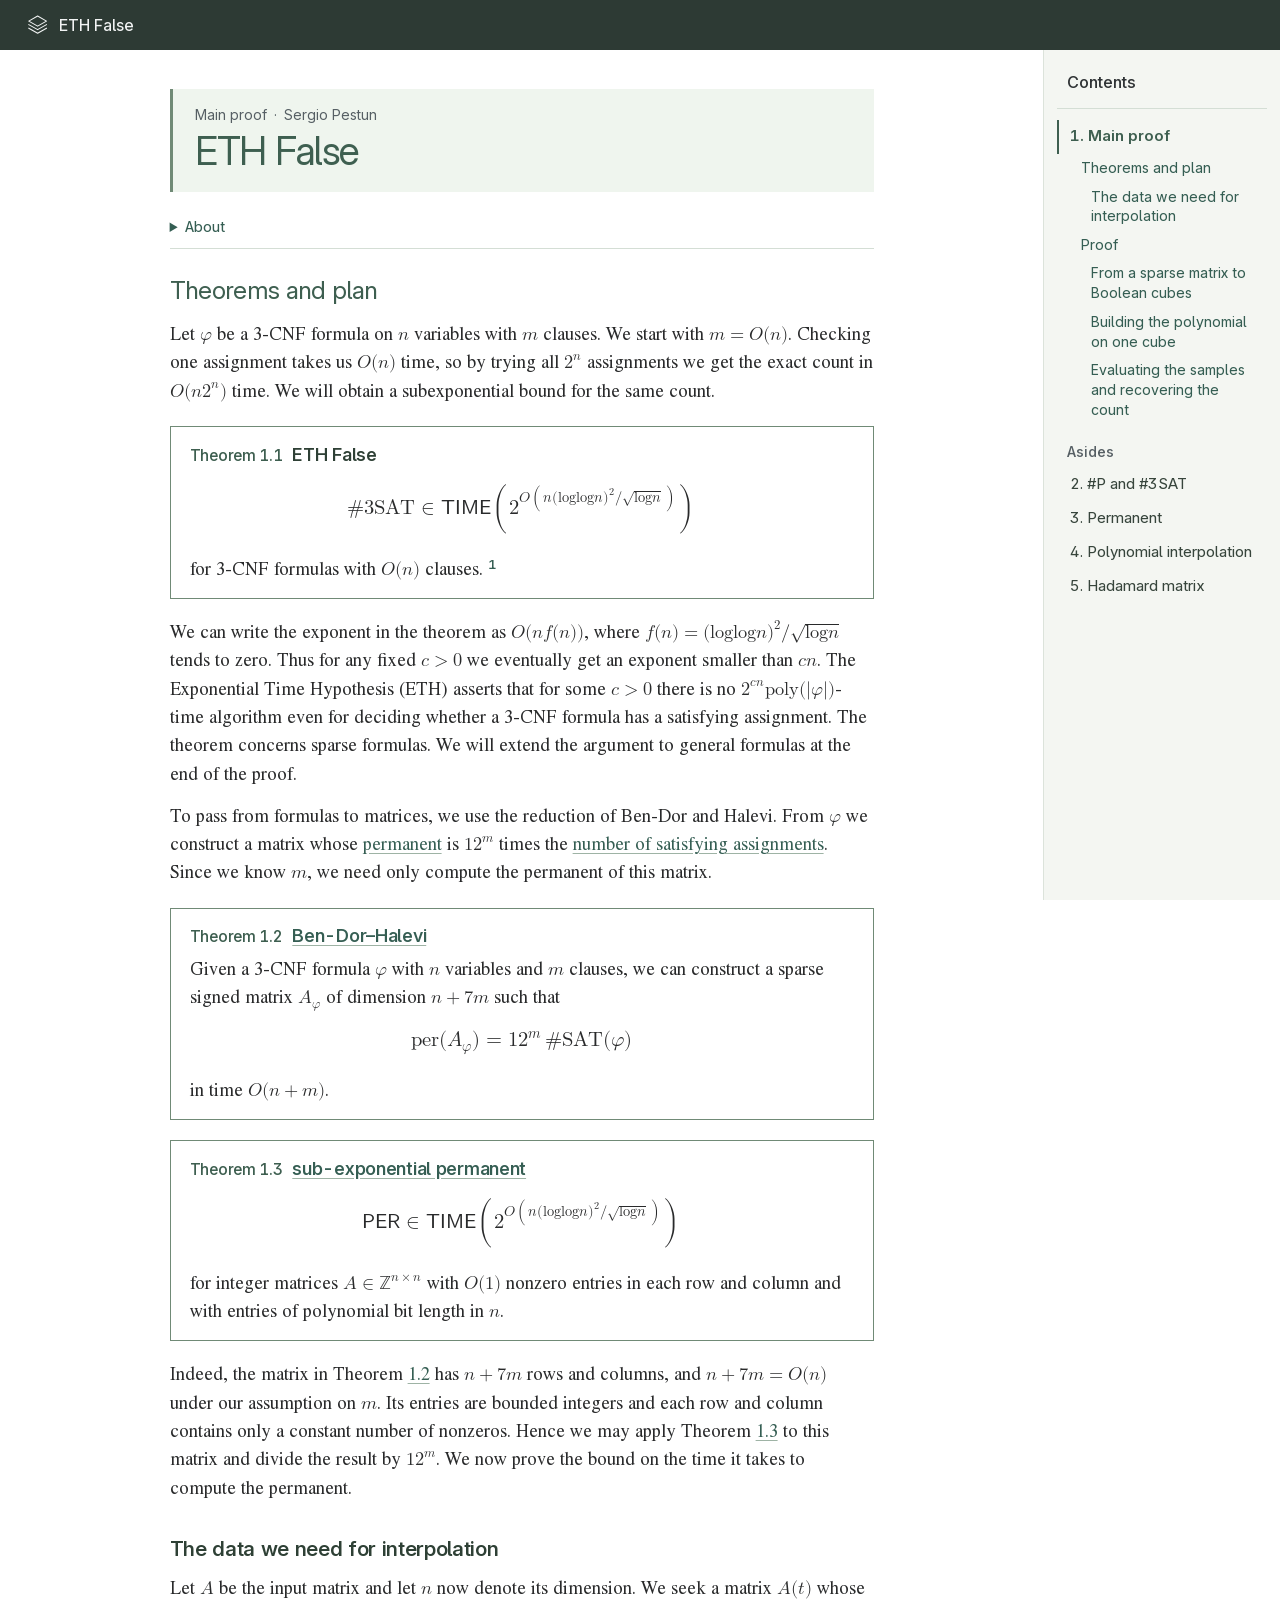
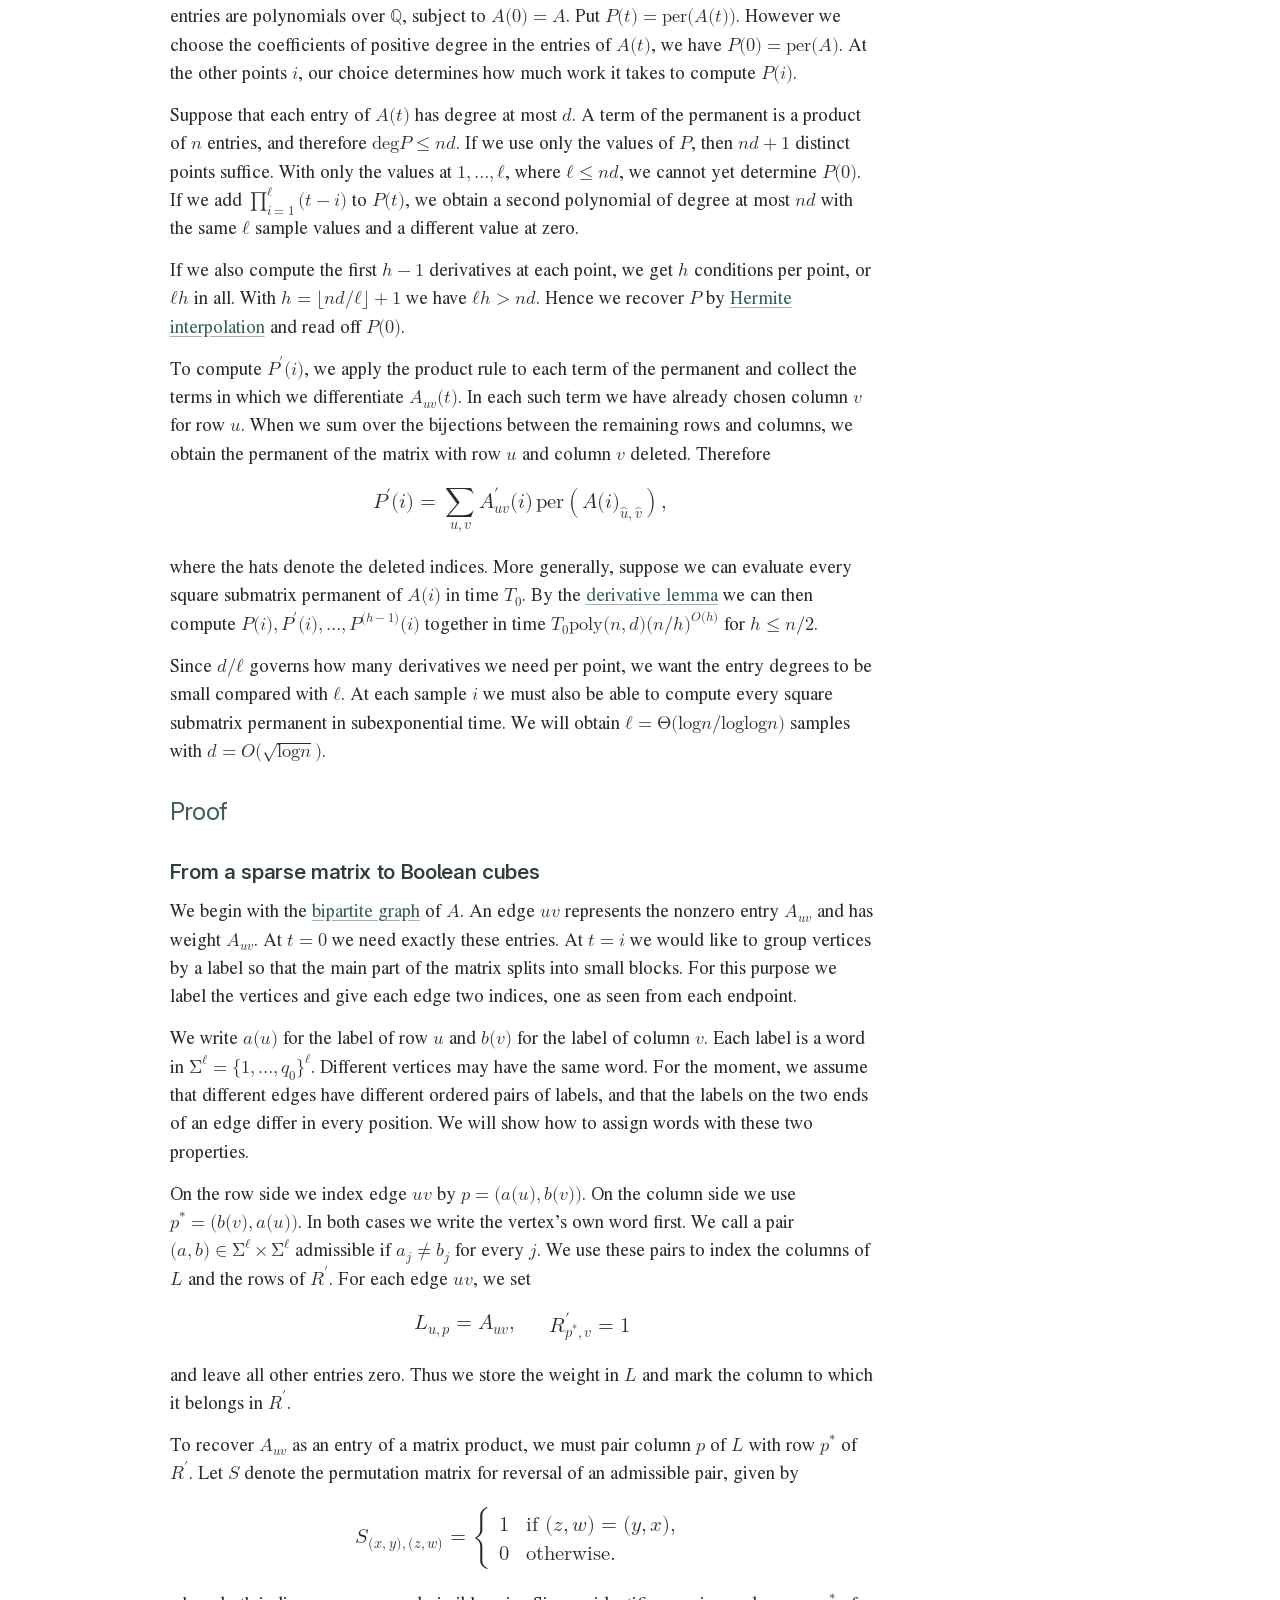
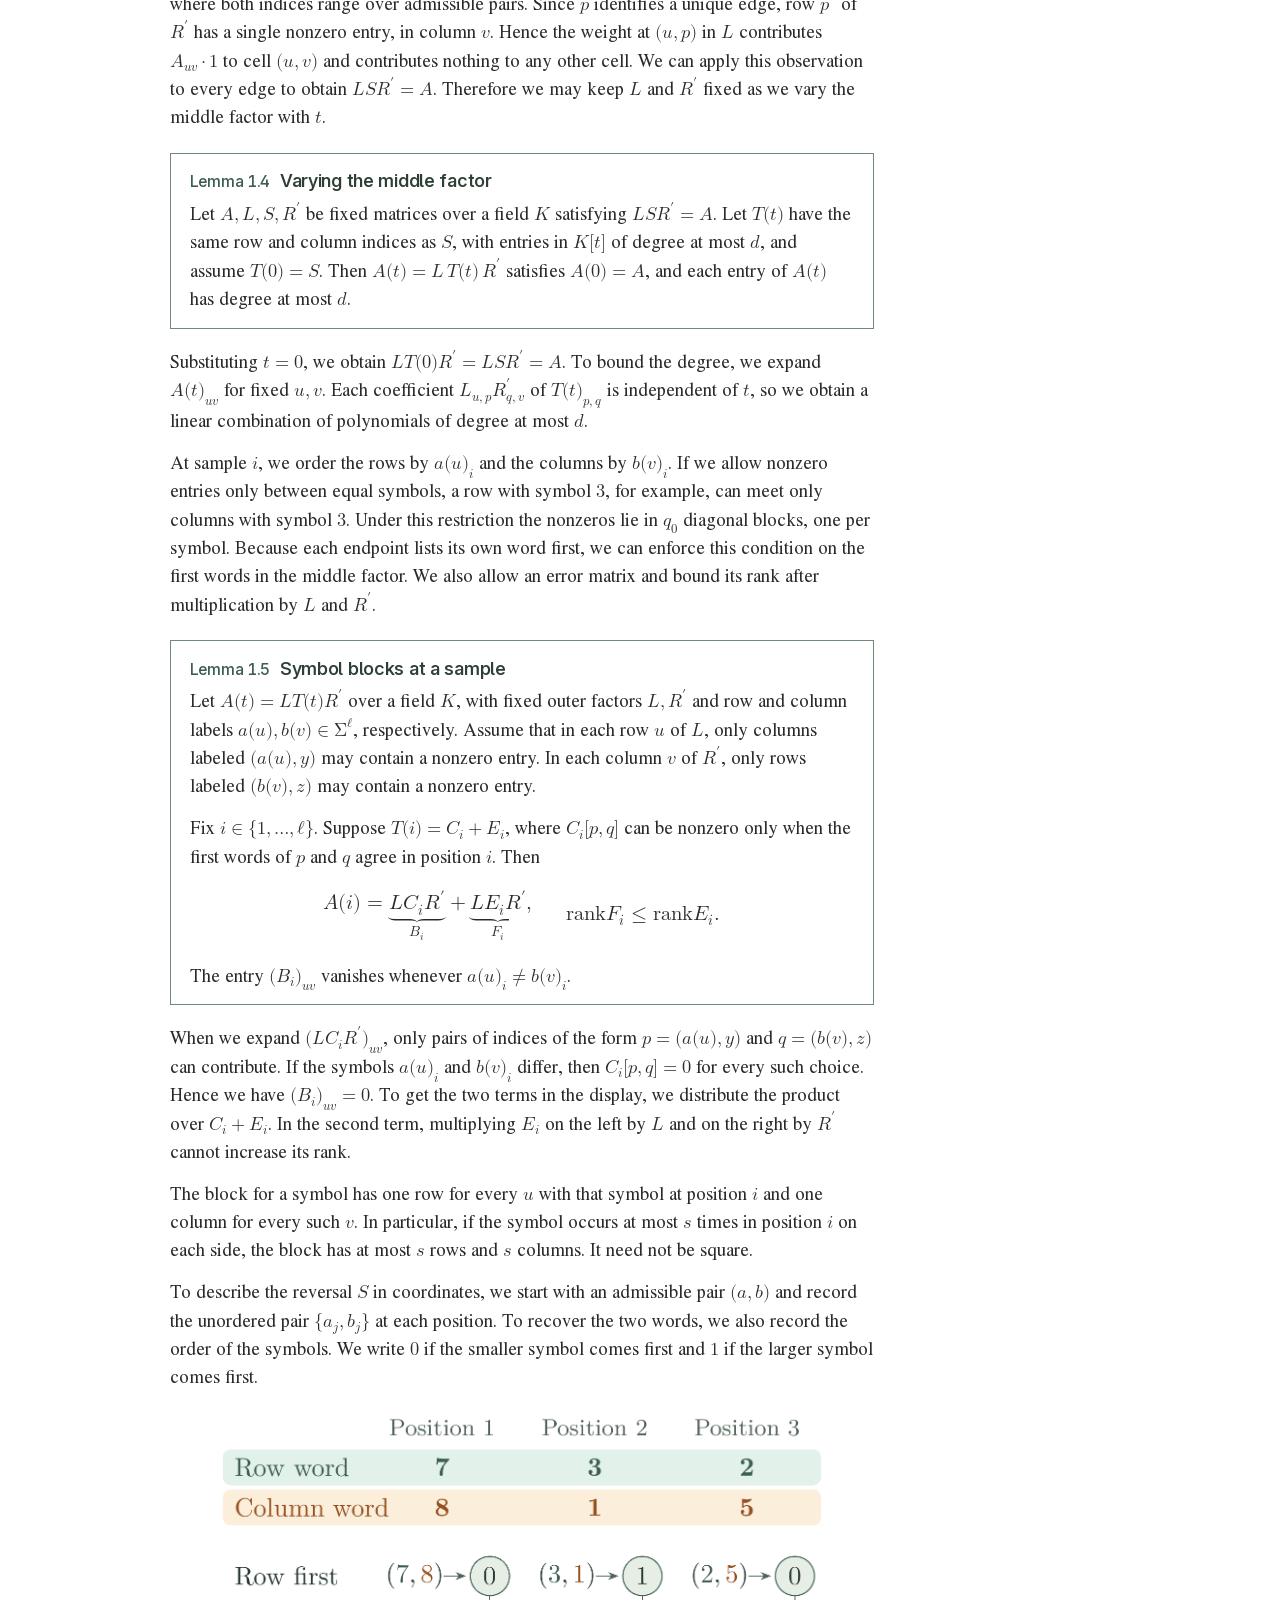
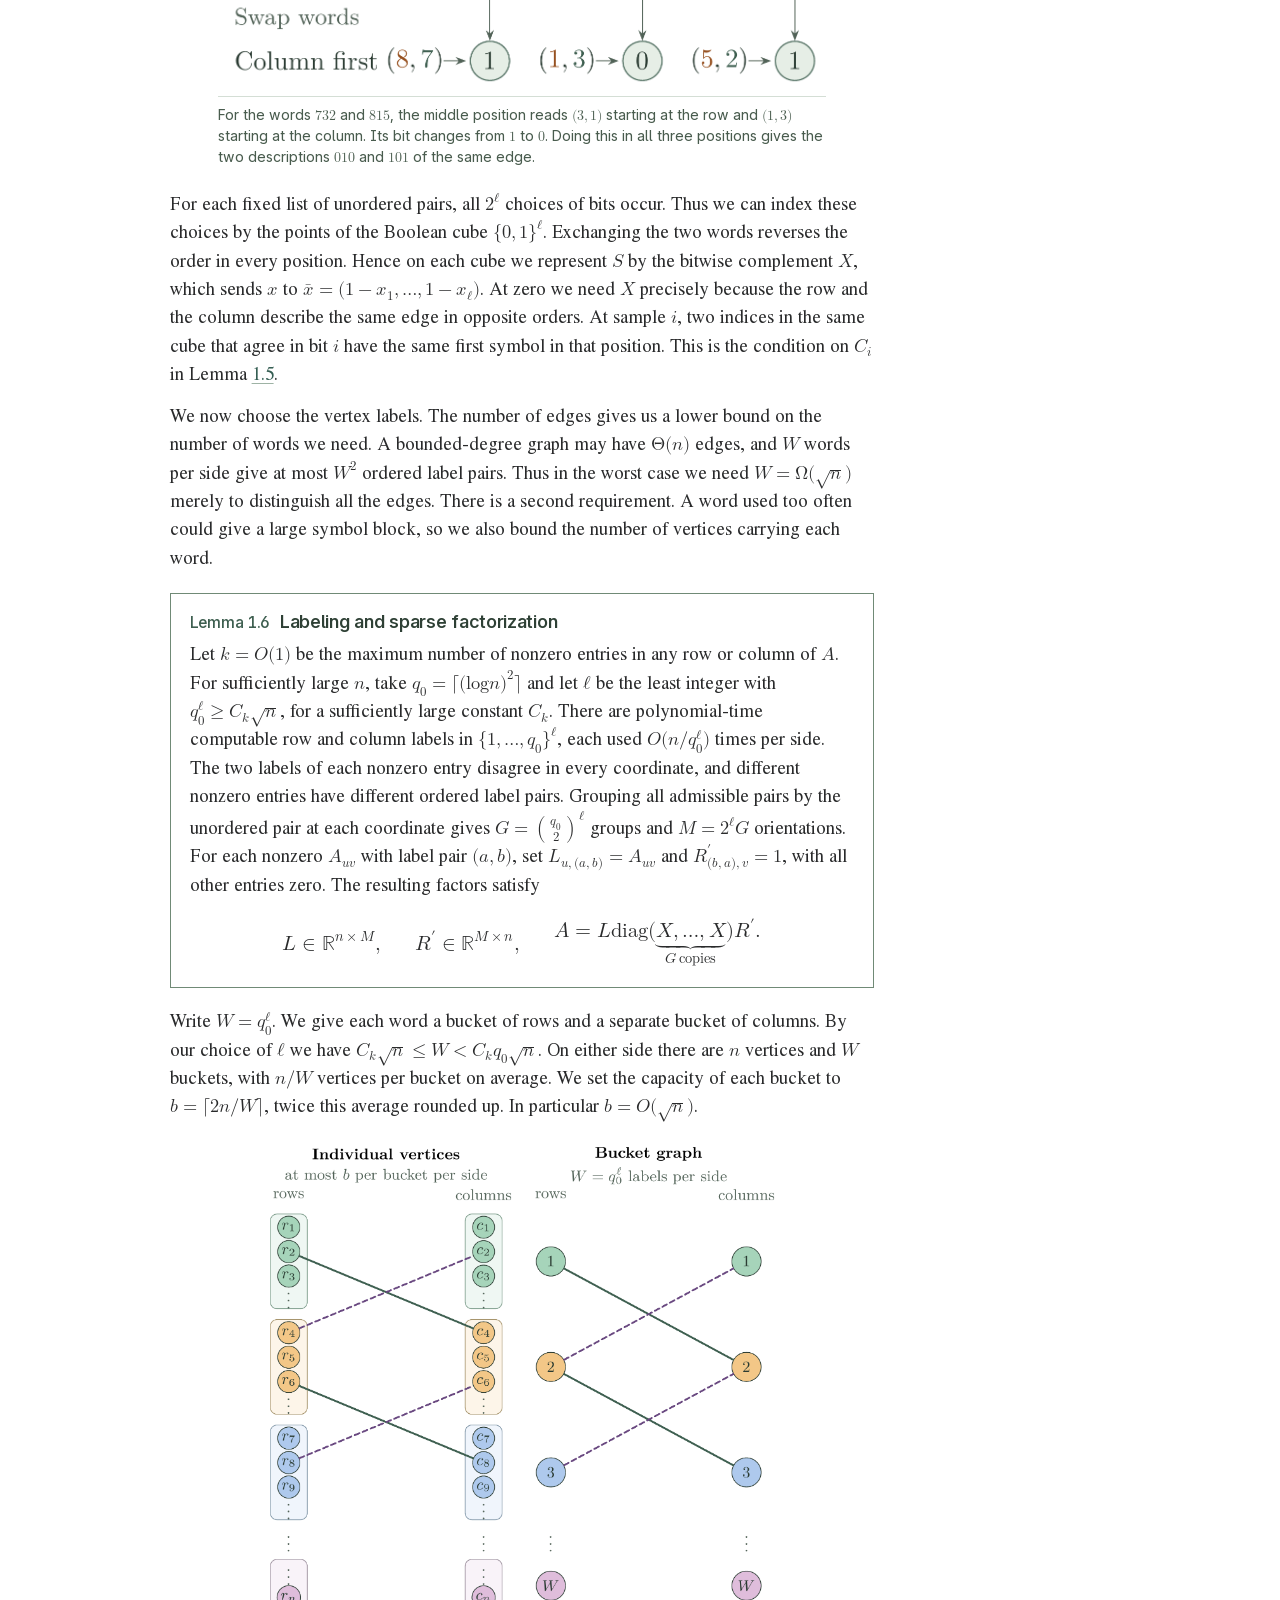
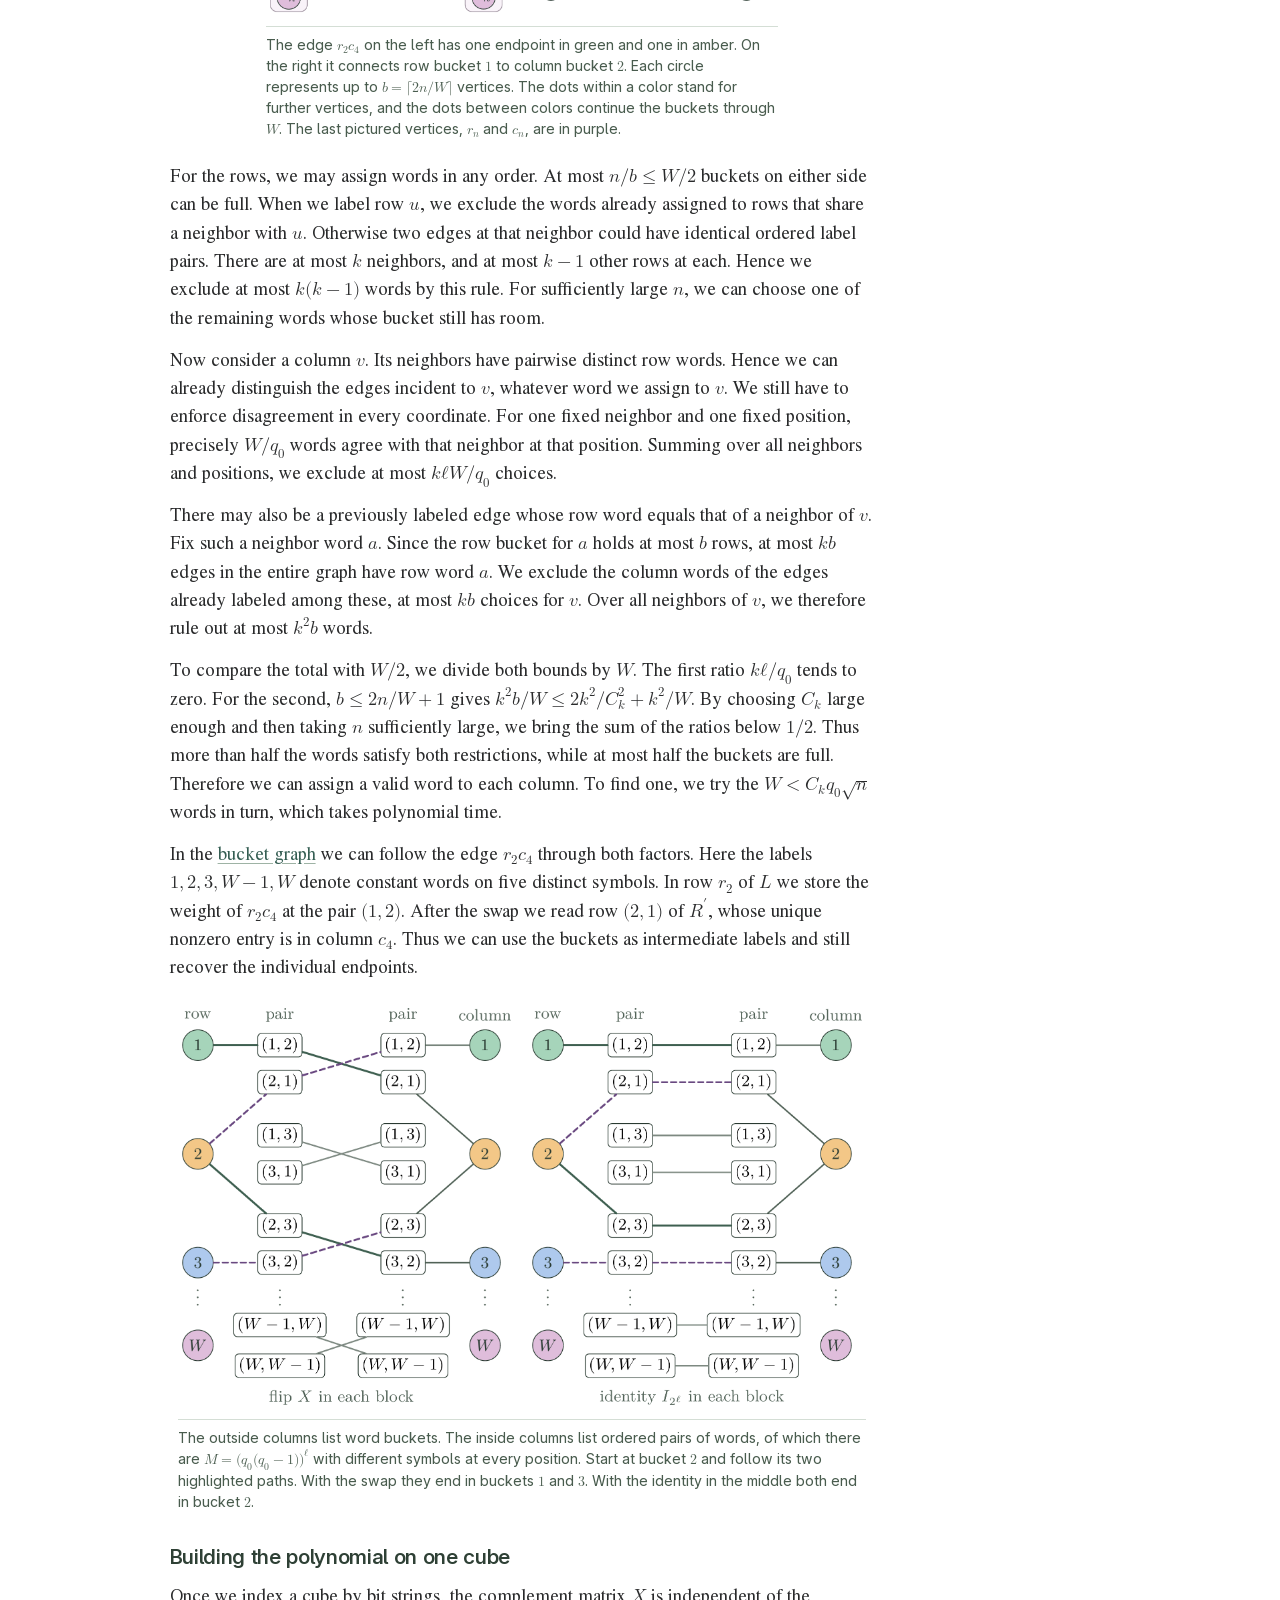
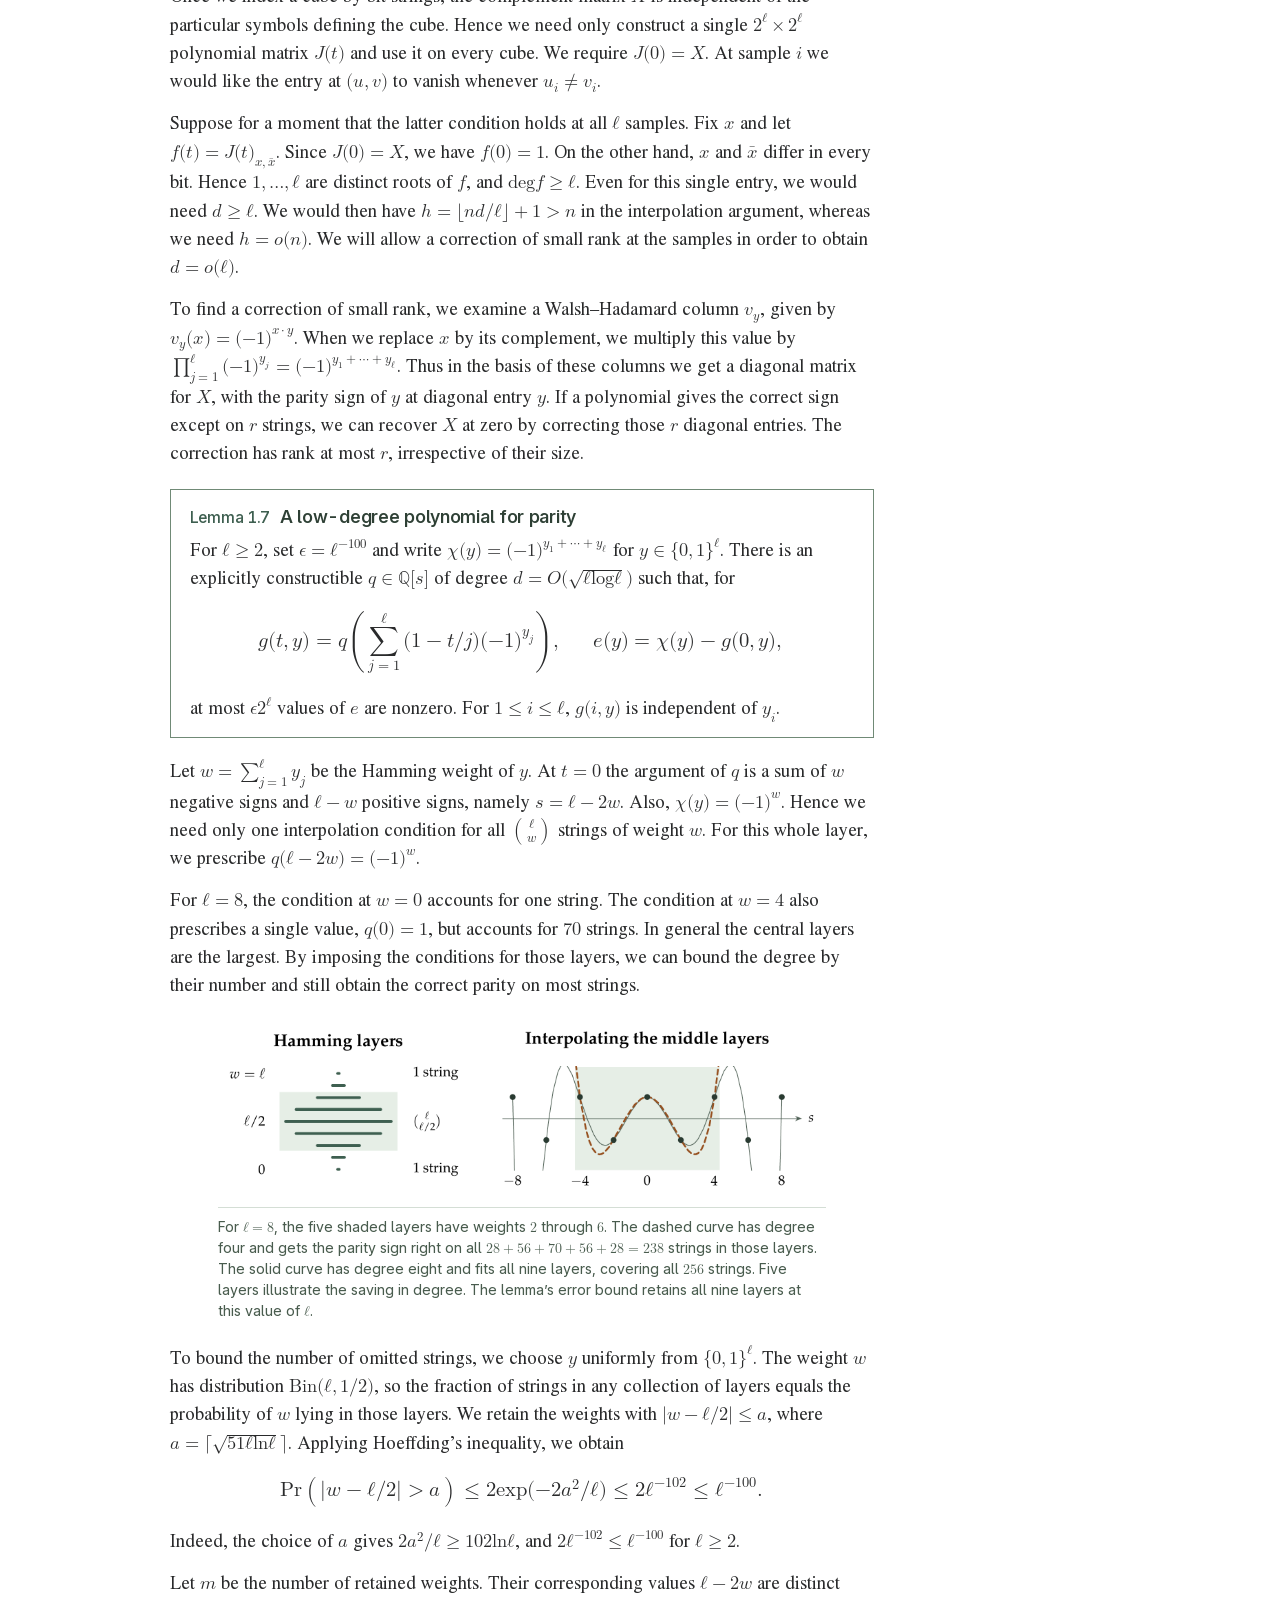
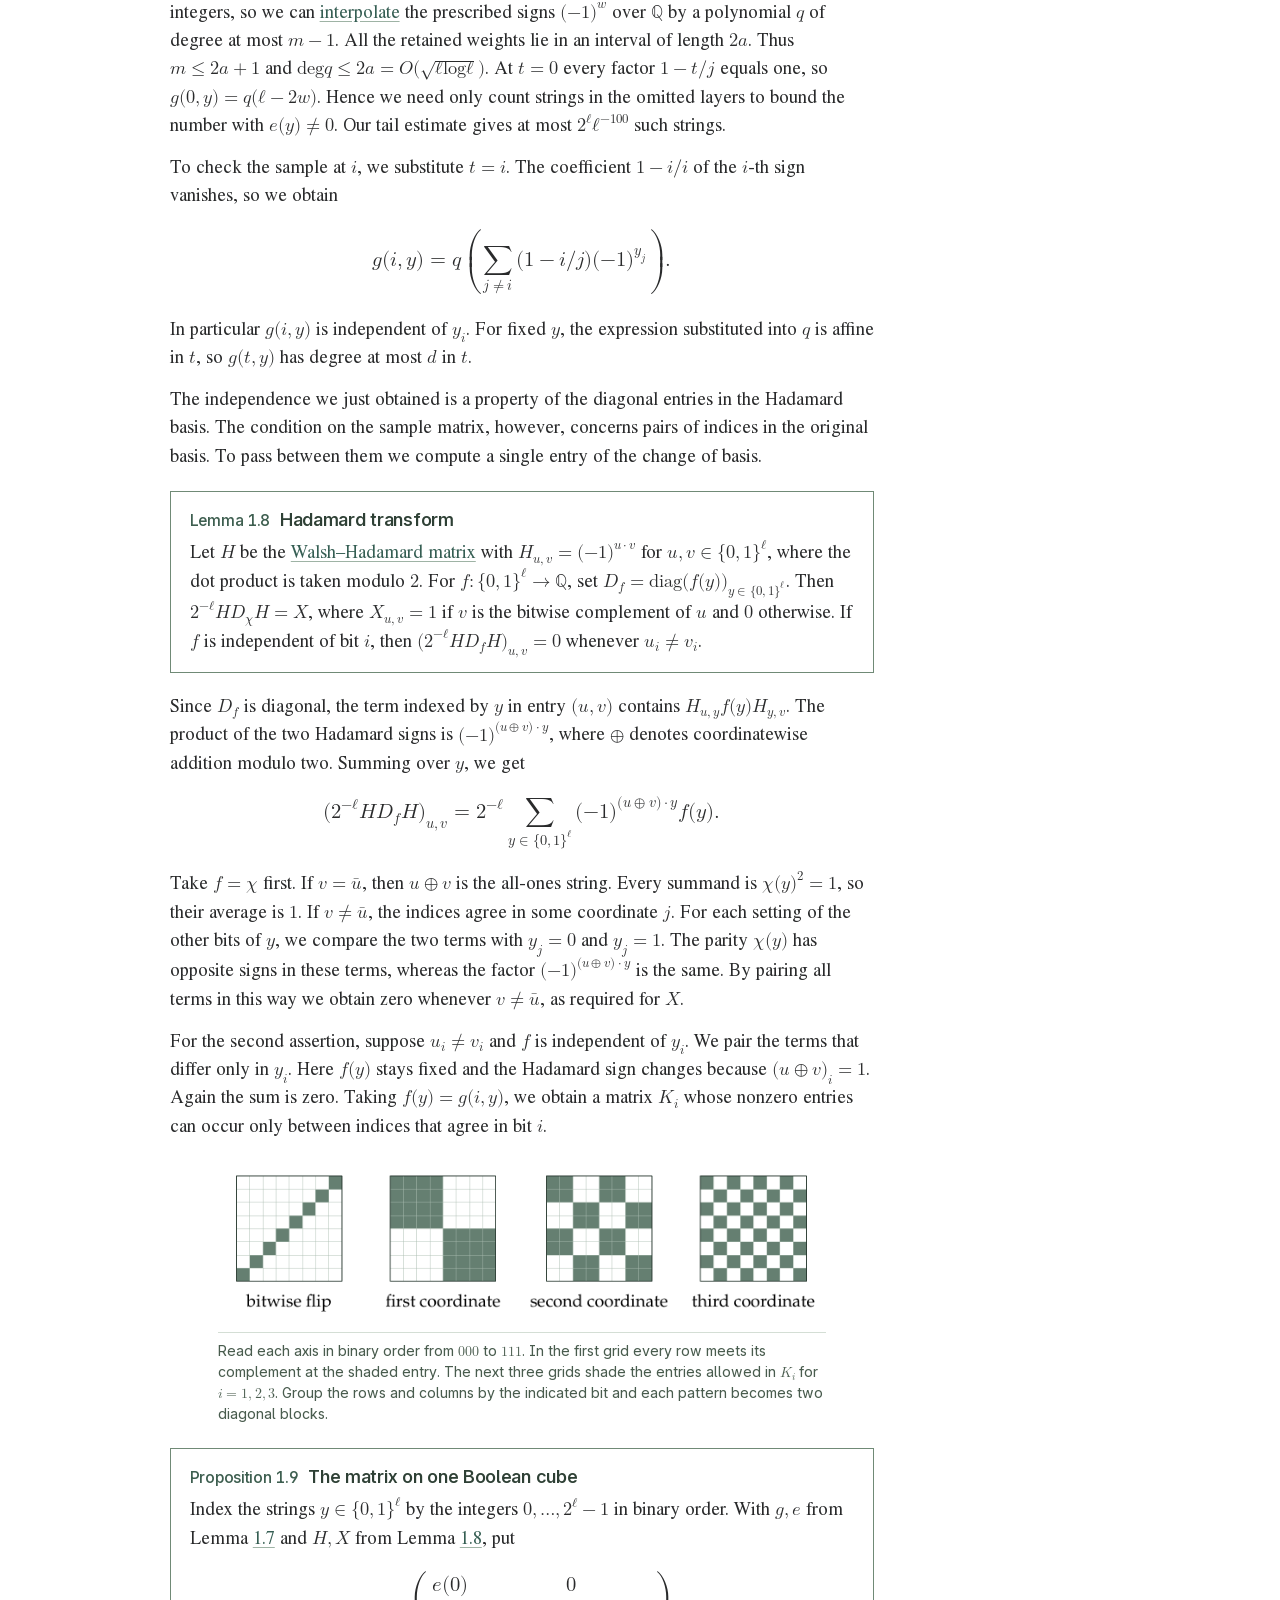
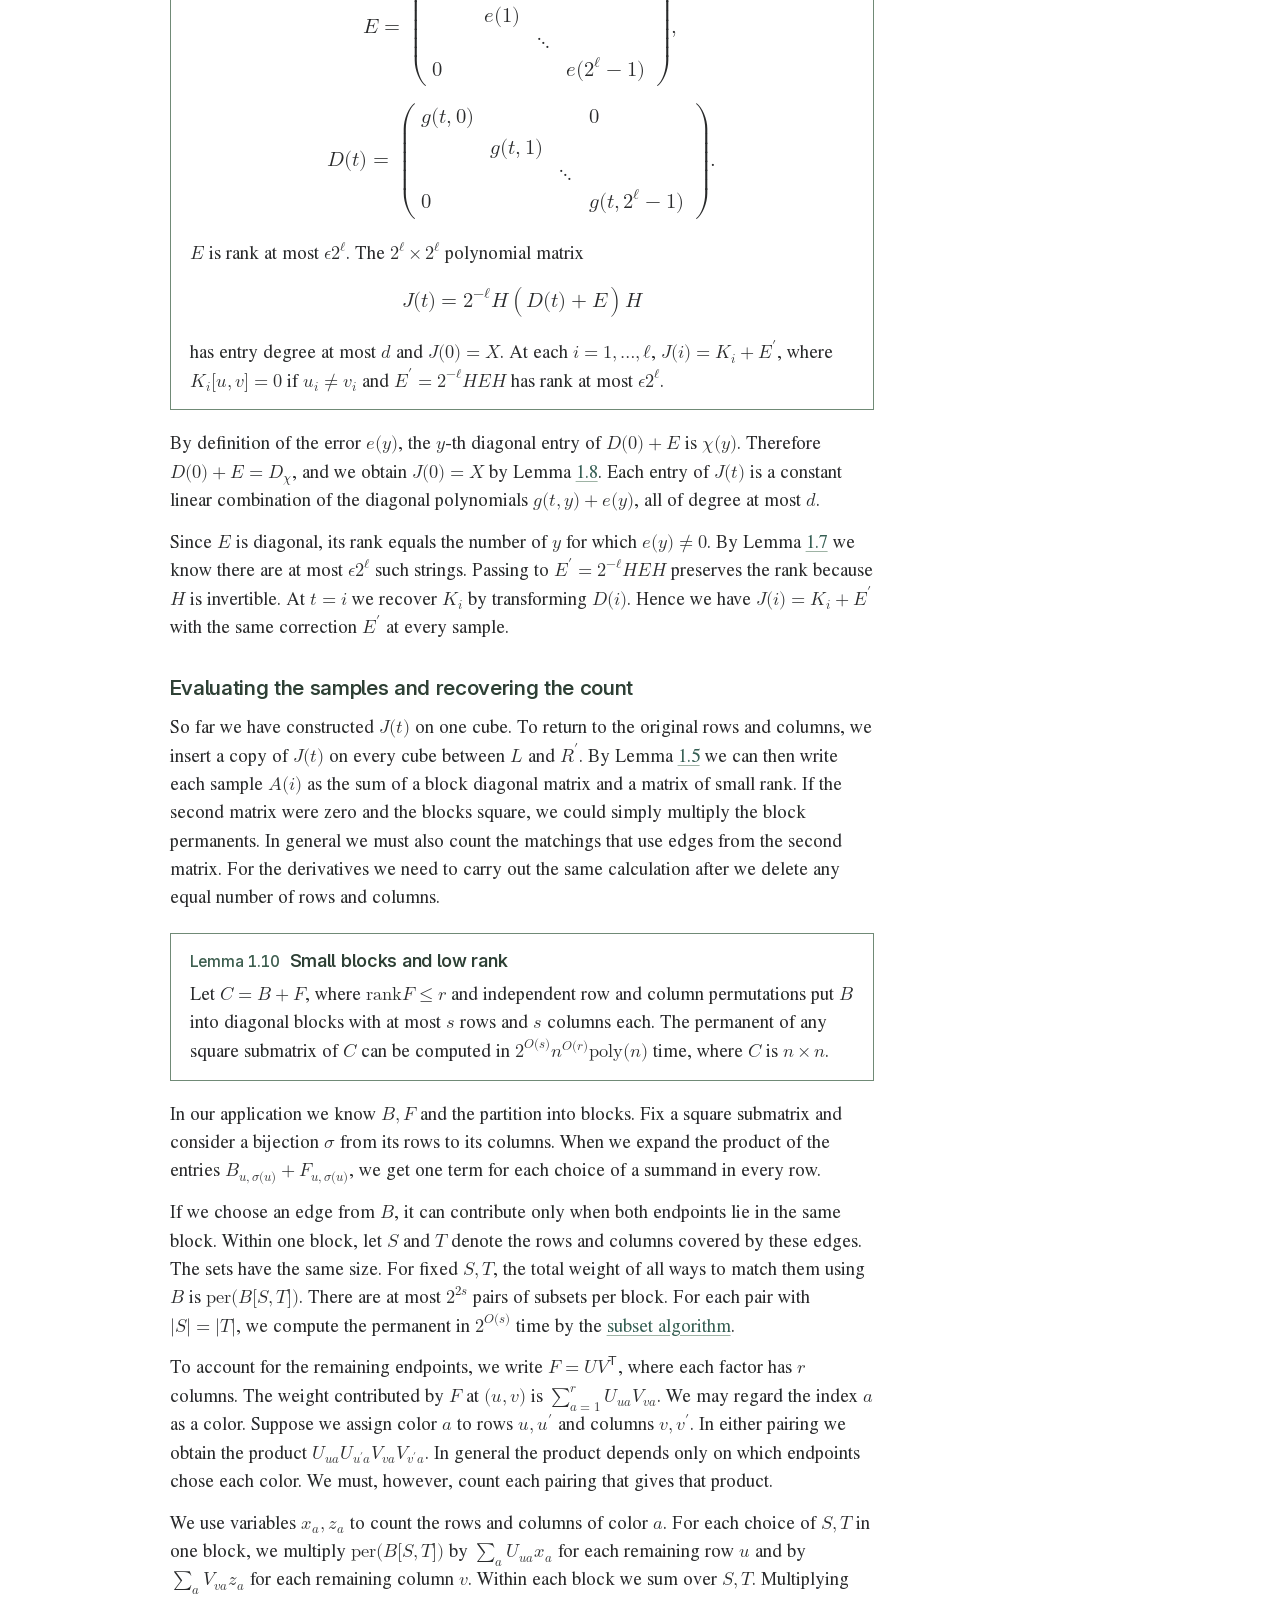
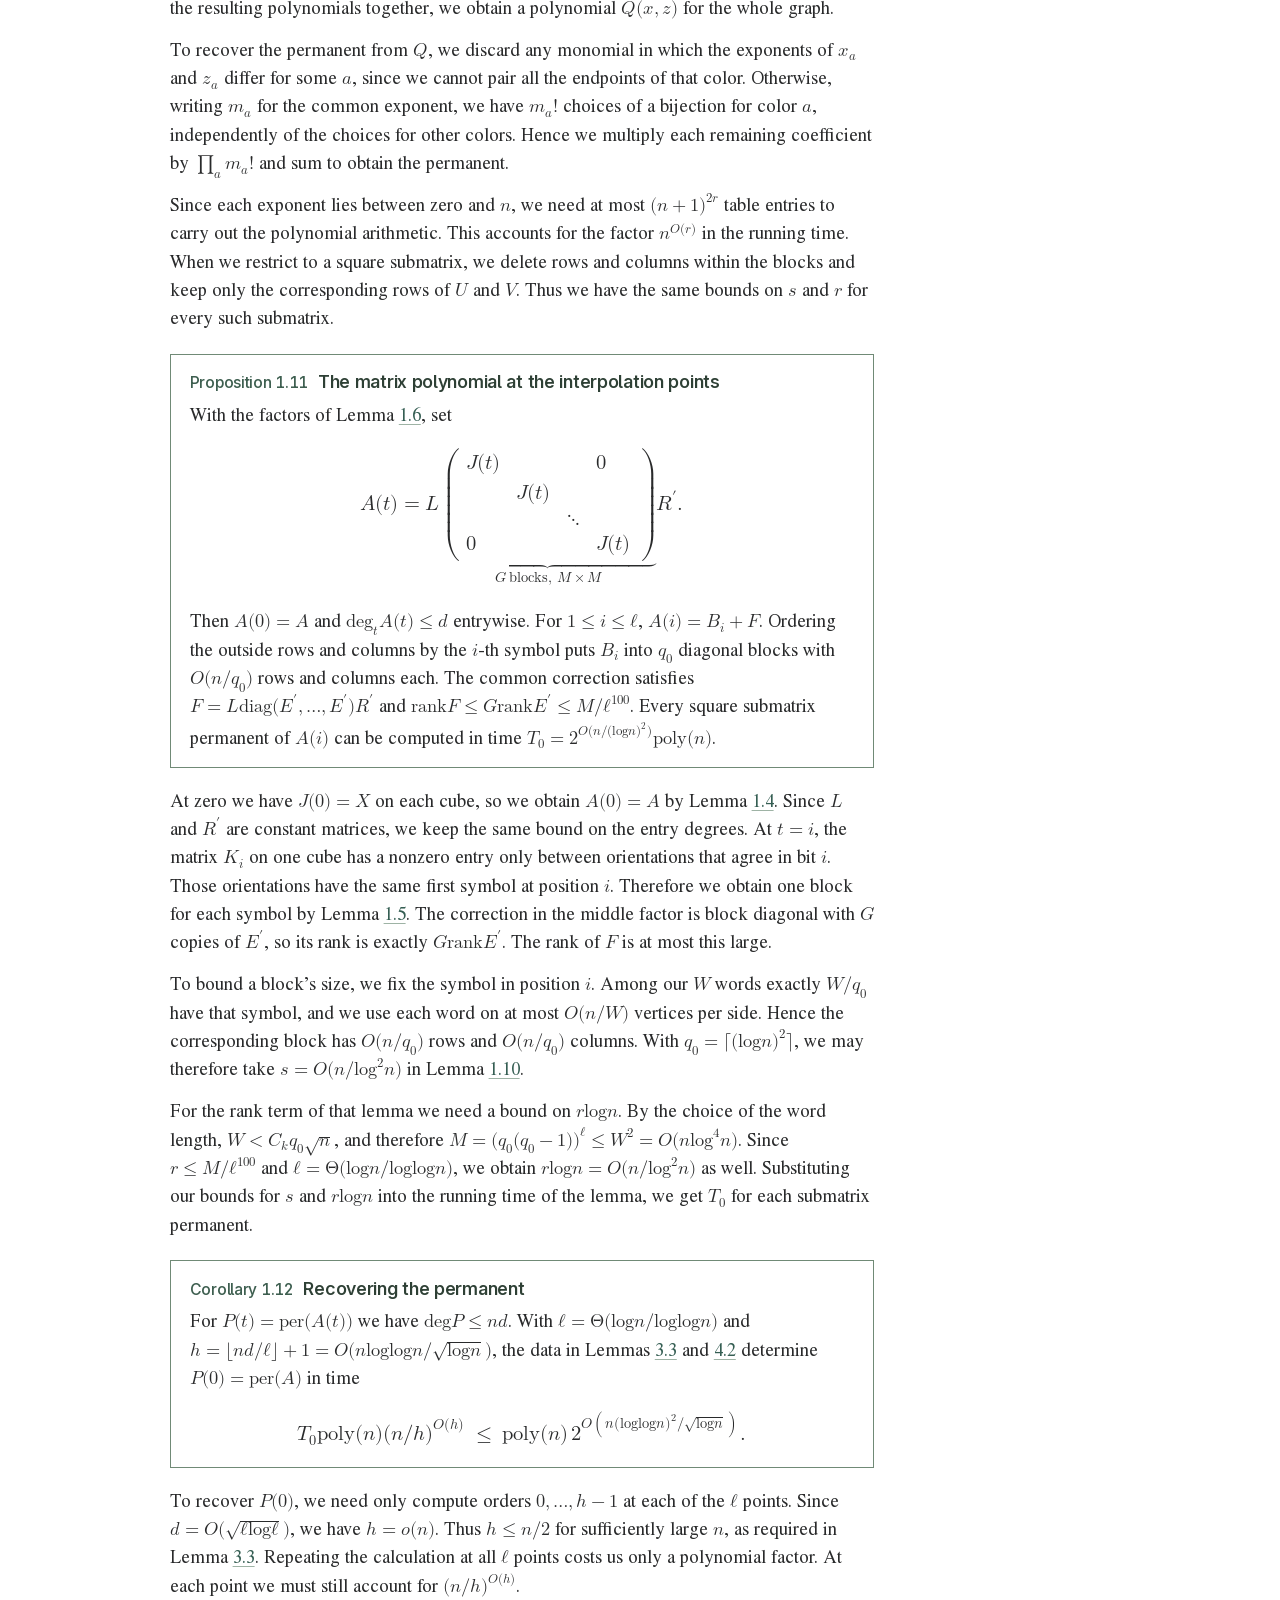
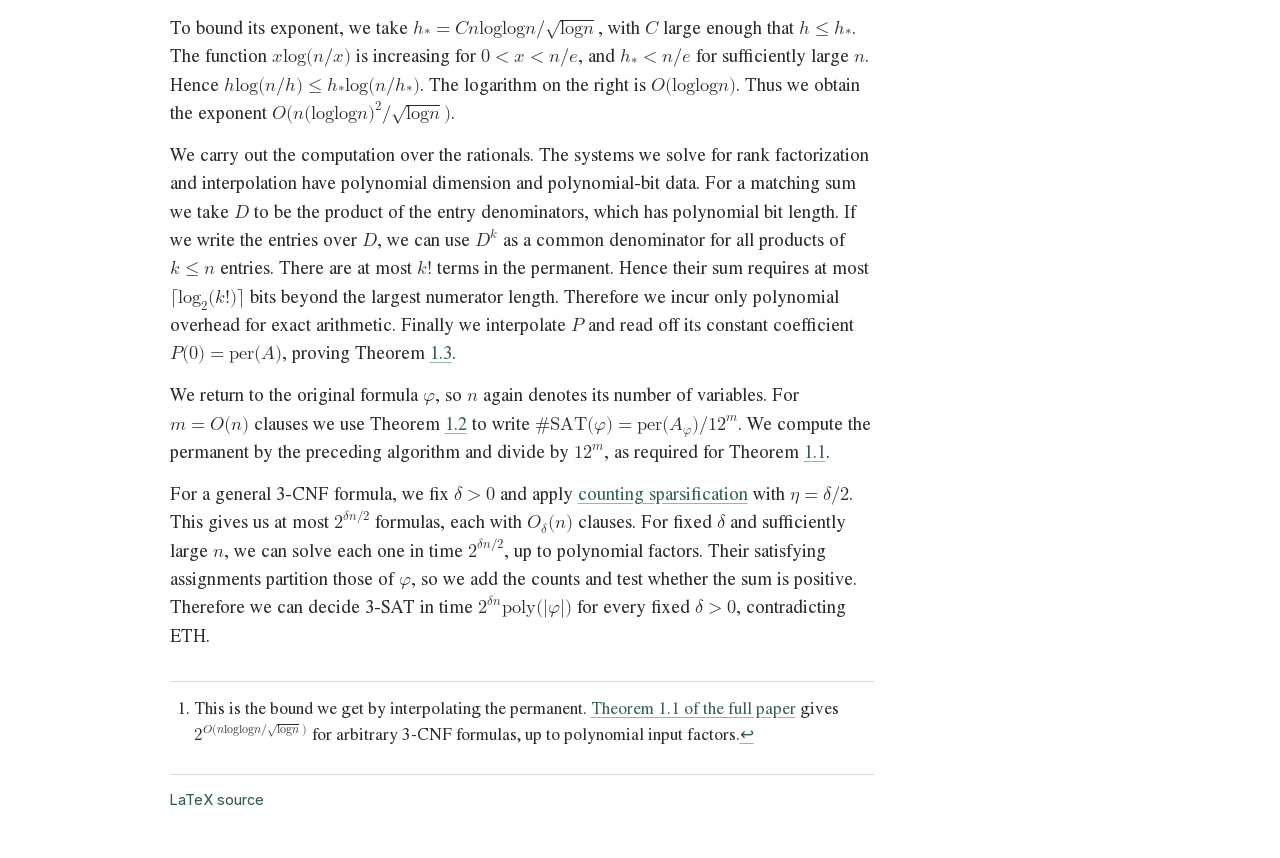
<file: docs/index.html>
<!doctype html>
<html lang="en" data-layout="sage"><head>
<meta charset="utf-8"><meta name="viewport" content="width=device-width, initial-scale=1">
<title>ETH False · Main proof</title>
<link rel="icon" href="./assets/folio.svg" type="image/svg+xml">
<link rel="stylesheet" href="./styles.css?v=b2d3d25b8493">
<link rel="stylesheet" href="./paper.css?v=68a6af0264e8">
<script type="module" src="./paper.mjs"></script></head>
<body class="paper-reader"><a class="skip" href="#main">Skip to text</a>
<header class="masthead"><a class="paper-name" href="./"><svg class="folio-mark" viewBox="0 0 36 36" aria-hidden="true"><path d="m3 12 15-8.5L33 12l-15 8.5zM3 18l15 8.5L33 18M3 24l15 8.5L33 24"/></svg><span>ETH False</span></a>
<div class="header-menus"><details class="menu contents-menu"><summary>Contents <svg class="chevron" viewBox="0 0 16 16" aria-hidden="true"><path d="m4 6 4 4 4-4"/></svg></summary>
<nav class="menu-panel" aria-label="Paper contents"><ul class="paper-outline"><li><a href="./" aria-current="page"><span>1.</span> Main proof</a><ul class="on-page"><li><a href="#eth-false" data-section="eth-false">Theorems and plan</a><ul class="on-page"><li><a href="#sec:interpolation-goal" data-section="sec:interpolation-goal">The data we need for interpolation</a></li></ul></li><li><a href="#proof" data-section="proof">Proof</a><ul class="on-page"><li><a href="#sec:vertex-words" data-section="sec:vertex-words">From a sparse matrix to Boolean cubes</a></li><li><a href="#sec:cube-polynomial" data-section="sec:cube-polynomial">Building the polynomial on one cube</a></li><li><a href="#sec:sample-evaluation" data-section="sec:sample-evaluation">Evaluating the samples and recovering the count</a></li></ul></li></ul></li></ul><p class="outline-label">Asides</p><ul class="paper-outline"><li><a href="asides/sharp-p/"><span>2.</span> #P and #3SAT</a></li><li><a href="asides/permanent/"><span>3.</span> Permanent</a></li><li><a href="asides/polynomial-interpolation/"><span>4.</span> Polynomial interpolation</a></li><li><a href="asides/hadamard-matrix/"><span>5.</span> Hadamard matrix</a></li></ul></nav></details></div></header>
<div class="reader-shell"><aside class="rail"><nav aria-label="Paper contents"><h2>Contents</h2><ul class="paper-outline"><li><a href="./" aria-current="page"><span>1.</span> Main proof</a><ul class="on-page"><li><a href="#eth-false" data-section="eth-false">Theorems and plan</a><ul class="on-page"><li><a href="#sec:interpolation-goal" data-section="sec:interpolation-goal">The data we need for interpolation</a></li></ul></li><li><a href="#proof" data-section="proof">Proof</a><ul class="on-page"><li><a href="#sec:vertex-words" data-section="sec:vertex-words">From a sparse matrix to Boolean cubes</a></li><li><a href="#sec:cube-polynomial" data-section="sec:cube-polynomial">Building the polynomial on one cube</a></li><li><a href="#sec:sample-evaluation" data-section="sec:sample-evaluation">Evaluating the samples and recovering the count</a></li></ul></li></ul></li></ul><p class="outline-label">Asides</p><ul class="paper-outline"><li><a href="asides/sharp-p/"><span>2.</span> #P and #3SAT</a></li><li><a href="asides/permanent/"><span>3.</span> Permanent</a></li><li><a href="asides/polynomial-interpolation/"><span>4.</span> Polynomial interpolation</a></li><li><a href="asides/hadamard-matrix/"><span>5.</span> Hadamard matrix</a></li></ul></nav></aside>
<main id="main"><article class="chapter"><header class="chapter-heading">
<p>Main proof <span aria-hidden="true">·</span> Sergio Pestun</p><h1 id="paper-title">ETH False</h1></header>
<details class="reading-guide" id="about"><summary>About</summary>
<p>We prove that we can count the satisfying assignments of a 3-CNF formula with <math display="inline" xmlns="http://www.w3.org/1998/Math/MathML"><semantics><mi>n</mi><annotation encoding="application/x-tex">n</annotation></semantics></math> variables and <math display="inline" xmlns="http://www.w3.org/1998/Math/MathML"><semantics><mrow><mi>O</mi><mo stretchy="false" form="prefix">(</mo><mi>n</mi><mo stretchy="false" form="postfix">)</mo></mrow><annotation encoding="application/x-tex">O(n)</annotation></semantics></math> clauses in <math display="inline" xmlns="http://www.w3.org/1998/Math/MathML"><semantics><msup><mn>2</mn><mrow><mi>o</mi><mo stretchy="false" form="prefix">(</mo><mi>n</mi><mo stretchy="false" form="postfix">)</mo></mrow></msup><annotation encoding="application/x-tex">2^{o(n)}</annotation></semantics></math> time. Together with counting sparsification, this disproves the Exponential Time Hypothesis. OpenAI gave a deterministic counting algorithm with this running time for every fixed clause width <math display="inline" xmlns="http://www.w3.org/1998/Math/MathML"><semantics><mrow><mi>k</mi><mo>≥</mo><mn>2</mn></mrow><annotation encoding="application/x-tex">k\ge 2</annotation></semantics></math> in <a href="https://github.com/openai/math/blob/main/preprints/The-Exponential-Time-Hypothesis-is-False-October-25-2026/paper.pdf" target="_blank" rel="noopener">The Exponential Time Hypothesis is False</a>.</p>
<p>For the case <math display="inline" xmlns="http://www.w3.org/1998/Math/MathML"><semantics><mrow><mi>k</mi><mo>=</mo><mn>3</mn></mrow><annotation encoding="application/x-tex">k=3</annotation></semantics></math> we follow <a href="https://www.cs.cmu.edu/~odonnell/some_eth_false_exposition.pdf" target="_blank" rel="noopener">Ryan O’Donnell’s exposition</a>, which credits Nutan Limaye with the suggestion to organize the proof around the permanent. The four asides give the definitions and auxiliary results used in the argument.</p>
<p>We assume familiarity with Boolean formulas, polynomial-time reductions, and asymptotic notation. We also use basic facts about bipartite graphs, matrix rank, and polynomials.</p>
<p>The figures and examples also draw on O’Donnell’s CMU 15-855 lectures <a href="https://www.youtube.com/watch?v=_HlQGMcQWhA&amp;t=1848s" target="_blank" rel="noopener">18</a> and <a href="https://www.youtube.com/watch?v=3CdlC4XOrrs&amp;t=4091s" target="_blank" rel="noopener">19</a>.</p>
<p>These notes are a project for Carnegie Mellon’s 15-455 (Undergraduate Complexity Theory).</p>
</details>
<section class="proof-section" aria-labelledby="eth-false"><h2 id="eth-false">Theorems and plan</h2>
<p>Let <math display="inline" xmlns="http://www.w3.org/1998/Math/MathML"><semantics><mi>φ</mi><annotation encoding="application/x-tex">\varphi</annotation></semantics></math> be a 3-CNF formula on <math display="inline" xmlns="http://www.w3.org/1998/Math/MathML"><semantics><mi>n</mi><annotation encoding="application/x-tex">n</annotation></semantics></math> variables with <math display="inline" xmlns="http://www.w3.org/1998/Math/MathML"><semantics><mi>m</mi><annotation encoding="application/x-tex">m</annotation></semantics></math> clauses. We start with <math display="inline" xmlns="http://www.w3.org/1998/Math/MathML"><semantics><mrow><mi>m</mi><mo>=</mo><mi>O</mi><mo stretchy="false" form="prefix">(</mo><mi>n</mi><mo stretchy="false" form="postfix">)</mo></mrow><annotation encoding="application/x-tex">m=O(n)</annotation></semantics></math>. Checking one assignment takes us <math display="inline" xmlns="http://www.w3.org/1998/Math/MathML"><semantics><mrow><mi>O</mi><mo stretchy="false" form="prefix">(</mo><mi>n</mi><mo stretchy="false" form="postfix">)</mo></mrow><annotation encoding="application/x-tex">O(n)</annotation></semantics></math> time, so by trying all <math display="inline" xmlns="http://www.w3.org/1998/Math/MathML"><semantics><msup><mn>2</mn><mi>n</mi></msup><annotation encoding="application/x-tex">2^n</annotation></semantics></math> assignments we get the exact count in <math display="inline" xmlns="http://www.w3.org/1998/Math/MathML"><semantics><mrow><mi>O</mi><mo stretchy="false" form="prefix">(</mo><mi>n</mi><msup><mn>2</mn><mi>n</mi></msup><mo stretchy="false" form="postfix">)</mo></mrow><annotation encoding="application/x-tex">O(n2^n)</annotation></semantics></math> time. We will obtain a subexponential bound for the same count.</p>
<section id="thm:eth" class="result-title theorem">
<h3 class="result-title"><span class="result-number">Theorem 1.1</span> ETH False</h3>
<div class="math-scroll">
<math display="block" xmlns="http://www.w3.org/1998/Math/MathML"><semantics><mrow><mi>#</mi><mrow><mn mathvariant="normal">3</mn><mi mathvariant="normal">S</mi><mi mathvariant="normal">A</mi><mi mathvariant="normal">T</mi></mrow><mo>∈</mo><mrow><mi mathvariant="sans-serif">𝖳</mi><mi mathvariant="sans-serif">𝖨</mi><mi mathvariant="sans-serif">𝖬</mi><mi mathvariant="sans-serif">𝖤</mi></mrow><mspace width="-0.167em"></mspace><mrow><mo stretchy="true" form="prefix">(</mo><msup><mn>2</mn><mrow><mi>O</mi><mrow><mo stretchy="true" form="prefix">(</mo><mi>n</mi><mo stretchy="false" form="prefix">(</mo><mi mathvariant="normal">log</mi><mi mathvariant="normal">log</mi><mi>n</mi><msup><mo stretchy="false" form="postfix">)</mo><mn>2</mn></msup><mi>/</mi><msqrt><mrow><mrow><mi mathvariant="normal">log</mi><mo>&#8289;</mo></mrow><mi>n</mi></mrow></msqrt><mo stretchy="true" form="postfix">)</mo></mrow></mrow></msup><mo stretchy="true" form="postfix">)</mo></mrow></mrow><annotation encoding="application/x-tex">\displaystyle
    \#\mathrm{3SAT}\in\mathsf{TIME}\!\left(2^{O\left(n(\log\log n)^2/\sqrt{\log n}\right)}\right)</annotation></semantics></math>
</div>
<p> for 3-CNF formulas with <math display="inline" xmlns="http://www.w3.org/1998/Math/MathML"><semantics><mrow><mi>O</mi><mo stretchy="false" form="prefix">(</mo><mi>n</mi><mo stretchy="false" form="postfix">)</mo></mrow><annotation encoding="application/x-tex">O(n)</annotation></semantics></math> clauses. <a href="#fn1" class="footnote-ref" id="fnref1" role="doc-noteref"><sup>1</sup></a></p>
</section>
<p>We can write the exponent in the theorem as <math display="inline" xmlns="http://www.w3.org/1998/Math/MathML"><semantics><mrow><mi>O</mi><mo stretchy="false" form="prefix">(</mo><mi>n</mi><mi>f</mi><mo stretchy="false" form="prefix">(</mo><mi>n</mi><mo stretchy="false" form="postfix">)</mo><mo stretchy="false" form="postfix">)</mo></mrow><annotation encoding="application/x-tex">O(n f(n))</annotation></semantics></math>, where <math display="inline" xmlns="http://www.w3.org/1998/Math/MathML"><semantics><mrow><mi>f</mi><mo stretchy="false" form="prefix">(</mo><mi>n</mi><mo stretchy="false" form="postfix">)</mo><mo>=</mo><mo stretchy="false" form="prefix">(</mo><mrow><mi mathvariant="normal">log</mi><mo>&#8289;</mo></mrow><mrow><mi mathvariant="normal">log</mi><mo>&#8289;</mo></mrow><mi>n</mi><msup><mo stretchy="false" form="postfix">)</mo><mn>2</mn></msup><mi>/</mi><msqrt><mrow><mrow><mi mathvariant="normal">log</mi><mo>&#8289;</mo></mrow><mi>n</mi></mrow></msqrt></mrow><annotation encoding="application/x-tex">f(n)=(\log\log n)^2/\sqrt{\log n}</annotation></semantics></math> tends to zero. Thus for any fixed <math display="inline" xmlns="http://www.w3.org/1998/Math/MathML"><semantics><mrow><mi>c</mi><mo>&gt;</mo><mn>0</mn></mrow><annotation encoding="application/x-tex">c&gt;0</annotation></semantics></math> we eventually get an exponent smaller than <math display="inline" xmlns="http://www.w3.org/1998/Math/MathML"><semantics><mrow><mi>c</mi><mi>n</mi></mrow><annotation encoding="application/x-tex">cn</annotation></semantics></math>. The Exponential Time Hypothesis (ETH) asserts that for some <math display="inline" xmlns="http://www.w3.org/1998/Math/MathML"><semantics><mrow><mi>c</mi><mo>&gt;</mo><mn>0</mn></mrow><annotation encoding="application/x-tex">c&gt;0</annotation></semantics></math> there is no <math display="inline" xmlns="http://www.w3.org/1998/Math/MathML"><semantics><mrow><msup><mn>2</mn><mrow><mi>c</mi><mi>n</mi></mrow></msup><mrow><mi mathvariant="normal">poly</mi><mo>&#8289;</mo></mrow><mo stretchy="false" form="prefix">(</mo><mo stretchy="false" form="prefix">|</mo><mi>φ</mi><mo stretchy="false" form="prefix">|</mo><mo stretchy="false" form="postfix">)</mo></mrow><annotation encoding="application/x-tex">2^{cn}\operatorname{poly}(|\varphi|)</annotation></semantics></math>-time algorithm even for deciding whether a 3-CNF formula has a satisfying assignment. The theorem concerns sparse formulas. We will extend the argument to general formulas at the end of the proof.</p>
<p>To pass from formulas to matrices, we use the reduction of Ben-Dor and Halevi. From <math display="inline" xmlns="http://www.w3.org/1998/Math/MathML"><semantics><mi>φ</mi><annotation encoding="application/x-tex">\varphi</annotation></semantics></math> we construct a matrix whose <a href="asides/permanent/#sec:permanent">permanent</a> is <math display="inline" xmlns="http://www.w3.org/1998/Math/MathML"><semantics><msup><mn>12</mn><mi>m</mi></msup><annotation encoding="application/x-tex">12^m</annotation></semantics></math> times the <a href="asides/sharp-p/#sec:sharp-p">number of satisfying assignments</a>. Since we know <math display="inline" xmlns="http://www.w3.org/1998/Math/MathML"><semantics><mi>m</mi><annotation encoding="application/x-tex">m</annotation></semantics></math>, we need only compute the permanent of this matrix.</p>
<section id="thm:bdh" class="result-title theorem">
<h3 class="result-title"><span class="result-number">Theorem 1.2</span> <a href="https://people.csail.mit.edu/shaih/pubs/01perm.pdf" target="_blank" rel="noopener">Ben-Dor–Halevi</a></h3>
<p>  Given a 3-CNF formula <math display="inline" xmlns="http://www.w3.org/1998/Math/MathML"><semantics><mi>φ</mi><annotation encoding="application/x-tex">\varphi</annotation></semantics></math> with <math display="inline" xmlns="http://www.w3.org/1998/Math/MathML"><semantics><mi>n</mi><annotation encoding="application/x-tex">n</annotation></semantics></math> variables and <math display="inline" xmlns="http://www.w3.org/1998/Math/MathML"><semantics><mi>m</mi><annotation encoding="application/x-tex">m</annotation></semantics></math> clauses, we can construct a sparse signed matrix <math display="inline" xmlns="http://www.w3.org/1998/Math/MathML"><semantics><msub><mi>A</mi><mi>φ</mi></msub><annotation encoding="application/x-tex">A_\varphi</annotation></semantics></math> of dimension <math display="inline" xmlns="http://www.w3.org/1998/Math/MathML"><semantics><mrow><mi>n</mi><mo>+</mo><mn>7</mn><mi>m</mi></mrow><annotation encoding="application/x-tex">n+7m</annotation></semantics></math> such that </p>
<div class="math-scroll">
<math display="block" xmlns="http://www.w3.org/1998/Math/MathML"><semantics><mrow><mrow><mi mathvariant="normal">per</mi><mo>&#8289;</mo></mrow><mo stretchy="false" form="prefix">(</mo><msub><mi>A</mi><mi>φ</mi></msub><mo stretchy="false" form="postfix">)</mo><mo>=</mo><msup><mn>12</mn><mi>m</mi></msup><mspace width="0.167em"></mspace><mi>#</mi><mrow><mi mathvariant="normal">S</mi><mi mathvariant="normal">A</mi><mi mathvariant="normal">T</mi></mrow><mo stretchy="false" form="prefix">(</mo><mi>φ</mi><mo stretchy="false" form="postfix">)</mo></mrow><annotation encoding="application/x-tex">\mathop{\mathrm{per}}(A_\varphi)=12^m\,\#\mathrm{SAT}(\varphi)</annotation></semantics></math>
</div>
<p> in time <math display="inline" xmlns="http://www.w3.org/1998/Math/MathML"><semantics><mrow><mi>O</mi><mo stretchy="false" form="prefix">(</mo><mi>n</mi><mo>+</mo><mi>m</mi><mo stretchy="false" form="postfix">)</mo></mrow><annotation encoding="application/x-tex">O(n+m)</annotation></semantics></math>.</p>
</section>
<section id="thm:per" class="result-title theorem">
<h3 class="result-title"><span class="result-number">Theorem 1.3</span> <a href="https://www.cs.cmu.edu/~odonnell/some_eth_false_exposition.pdf" target="_blank" rel="noopener">sub-exponential permanent</a></h3>
<div class="math-scroll">
<math display="block" xmlns="http://www.w3.org/1998/Math/MathML"><semantics><mrow><mrow><mi mathvariant="sans-serif">𝖯</mi><mi mathvariant="sans-serif">𝖤</mi><mi mathvariant="sans-serif">𝖱</mi></mrow><mo>∈</mo><mrow><mi mathvariant="sans-serif">𝖳</mi><mi mathvariant="sans-serif">𝖨</mi><mi mathvariant="sans-serif">𝖬</mi><mi mathvariant="sans-serif">𝖤</mi></mrow><mspace width="-0.167em"></mspace><mrow><mo stretchy="true" form="prefix">(</mo><msup><mn>2</mn><mrow><mi>O</mi><mrow><mo stretchy="true" form="prefix">(</mo><mi>n</mi><mo stretchy="false" form="prefix">(</mo><mi mathvariant="normal">log</mi><mi mathvariant="normal">log</mi><mi>n</mi><msup><mo stretchy="false" form="postfix">)</mo><mn>2</mn></msup><mi>/</mi><msqrt><mrow><mrow><mi mathvariant="normal">log</mi><mo>&#8289;</mo></mrow><mi>n</mi></mrow></msqrt><mo stretchy="true" form="postfix">)</mo></mrow></mrow></msup><mo stretchy="true" form="postfix">)</mo></mrow></mrow><annotation encoding="application/x-tex">\displaystyle
    \mathsf{PER}\in\mathsf{TIME}\!\left(2^{O\left(n(\log\log n)^2/\sqrt{\log n}\right)}\right)</annotation></semantics></math>
</div>
<p> for integer matrices <math display="inline" xmlns="http://www.w3.org/1998/Math/MathML"><semantics><mrow><mi>A</mi><mo>∈</mo><msup><mi mathvariant="double-struck">ℤ</mi><mrow><mi>n</mi><mo>×</mo><mi>n</mi></mrow></msup></mrow><annotation encoding="application/x-tex">A\in\mathbb Z^{n\times n}</annotation></semantics></math> with <math display="inline" xmlns="http://www.w3.org/1998/Math/MathML"><semantics><mrow><mi>O</mi><mo stretchy="false" form="prefix">(</mo><mn>1</mn><mo stretchy="false" form="postfix">)</mo></mrow><annotation encoding="application/x-tex">O(1)</annotation></semantics></math> nonzero entries in each row and column and with entries of polynomial bit length in <math display="inline" xmlns="http://www.w3.org/1998/Math/MathML"><semantics><mi>n</mi><annotation encoding="application/x-tex">n</annotation></semantics></math>.</p>
</section>
<p>Indeed, the matrix in Theorem <a href="#thm:bdh" data-reference-type="ref" data-reference="thm:bdh">1.2</a> has <math display="inline" xmlns="http://www.w3.org/1998/Math/MathML"><semantics><mrow><mi>n</mi><mo>+</mo><mn>7</mn><mi>m</mi></mrow><annotation encoding="application/x-tex">n+7m</annotation></semantics></math> rows and columns, and <math display="inline" xmlns="http://www.w3.org/1998/Math/MathML"><semantics><mrow><mi>n</mi><mo>+</mo><mn>7</mn><mi>m</mi><mo>=</mo><mi>O</mi><mo stretchy="false" form="prefix">(</mo><mi>n</mi><mo stretchy="false" form="postfix">)</mo></mrow><annotation encoding="application/x-tex">n+7m=O(n)</annotation></semantics></math> under our assumption on <math display="inline" xmlns="http://www.w3.org/1998/Math/MathML"><semantics><mi>m</mi><annotation encoding="application/x-tex">m</annotation></semantics></math>. Its entries are bounded integers and each row and column contains only a constant number of nonzeros. Hence we may apply Theorem <a href="#thm:per" data-reference-type="ref" data-reference="thm:per">1.3</a> to this matrix and divide the result by <math display="inline" xmlns="http://www.w3.org/1998/Math/MathML"><semantics><msup><mn>12</mn><mi>m</mi></msup><annotation encoding="application/x-tex">12^m</annotation></semantics></math>. We now prove the bound on the time it takes to compute the permanent.</p>
<h3 class="unnumbered" id="sec:interpolation-goal">The data we need for interpolation</h3>
<p>Let <math display="inline" xmlns="http://www.w3.org/1998/Math/MathML"><semantics><mi>A</mi><annotation encoding="application/x-tex">A</annotation></semantics></math> be the input matrix and let <math display="inline" xmlns="http://www.w3.org/1998/Math/MathML"><semantics><mi>n</mi><annotation encoding="application/x-tex">n</annotation></semantics></math> now denote its dimension. We seek a matrix <math display="inline" xmlns="http://www.w3.org/1998/Math/MathML"><semantics><mrow><mi>A</mi><mo stretchy="false" form="prefix">(</mo><mi>t</mi><mo stretchy="false" form="postfix">)</mo></mrow><annotation encoding="application/x-tex">A(t)</annotation></semantics></math> whose entries are polynomials over <math display="inline" xmlns="http://www.w3.org/1998/Math/MathML"><semantics><mi mathvariant="double-struck">ℚ</mi><annotation encoding="application/x-tex">\mathbb Q</annotation></semantics></math>, subject to <math display="inline" xmlns="http://www.w3.org/1998/Math/MathML"><semantics><mrow><mi>A</mi><mo stretchy="false" form="prefix">(</mo><mn>0</mn><mo stretchy="false" form="postfix">)</mo><mo>=</mo><mi>A</mi></mrow><annotation encoding="application/x-tex">A(0)=A</annotation></semantics></math>. Put <math display="inline" xmlns="http://www.w3.org/1998/Math/MathML"><semantics><mrow><mi>P</mi><mo stretchy="false" form="prefix">(</mo><mi>t</mi><mo stretchy="false" form="postfix">)</mo><mo>=</mo><mrow><mi mathvariant="normal">per</mi><mo>&#8289;</mo></mrow><mo stretchy="false" form="prefix">(</mo><mi>A</mi><mo stretchy="false" form="prefix">(</mo><mi>t</mi><mo stretchy="false" form="postfix">)</mo><mo stretchy="false" form="postfix">)</mo></mrow><annotation encoding="application/x-tex">P(t)=\mathop{\mathrm{per}}(A(t))</annotation></semantics></math>. However we choose the coefficients of positive degree in the entries of <math display="inline" xmlns="http://www.w3.org/1998/Math/MathML"><semantics><mrow><mi>A</mi><mo stretchy="false" form="prefix">(</mo><mi>t</mi><mo stretchy="false" form="postfix">)</mo></mrow><annotation encoding="application/x-tex">A(t)</annotation></semantics></math>, we have <math display="inline" xmlns="http://www.w3.org/1998/Math/MathML"><semantics><mrow><mi>P</mi><mo stretchy="false" form="prefix">(</mo><mn>0</mn><mo stretchy="false" form="postfix">)</mo><mo>=</mo><mrow><mi mathvariant="normal">per</mi><mo>&#8289;</mo></mrow><mo stretchy="false" form="prefix">(</mo><mi>A</mi><mo stretchy="false" form="postfix">)</mo></mrow><annotation encoding="application/x-tex">P(0)=\mathop{\mathrm{per}}(A)</annotation></semantics></math>. At the other points <math display="inline" xmlns="http://www.w3.org/1998/Math/MathML"><semantics><mi>i</mi><annotation encoding="application/x-tex">i</annotation></semantics></math>, our choice determines how much work it takes to compute <math display="inline" xmlns="http://www.w3.org/1998/Math/MathML"><semantics><mrow><mi>P</mi><mo stretchy="false" form="prefix">(</mo><mi>i</mi><mo stretchy="false" form="postfix">)</mo></mrow><annotation encoding="application/x-tex">P(i)</annotation></semantics></math>.</p>
<p>Suppose that each entry of <math display="inline" xmlns="http://www.w3.org/1998/Math/MathML"><semantics><mrow><mi>A</mi><mo stretchy="false" form="prefix">(</mo><mi>t</mi><mo stretchy="false" form="postfix">)</mo></mrow><annotation encoding="application/x-tex">A(t)</annotation></semantics></math> has degree at most <math display="inline" xmlns="http://www.w3.org/1998/Math/MathML"><semantics><mi>d</mi><annotation encoding="application/x-tex">d</annotation></semantics></math>. A term of the permanent is a product of <math display="inline" xmlns="http://www.w3.org/1998/Math/MathML"><semantics><mi>n</mi><annotation encoding="application/x-tex">n</annotation></semantics></math> entries, and therefore <math display="inline" xmlns="http://www.w3.org/1998/Math/MathML"><semantics><mrow><mrow><mi mathvariant="normal">deg</mi><mo>&#8289;</mo></mrow><mi>P</mi><mo>≤</mo><mi>n</mi><mi>d</mi></mrow><annotation encoding="application/x-tex">\deg P\le nd</annotation></semantics></math>. If we use only the values of <math display="inline" xmlns="http://www.w3.org/1998/Math/MathML"><semantics><mi>P</mi><annotation encoding="application/x-tex">P</annotation></semantics></math>, then <math display="inline" xmlns="http://www.w3.org/1998/Math/MathML"><semantics><mrow><mi>n</mi><mi>d</mi><mo>+</mo><mn>1</mn></mrow><annotation encoding="application/x-tex">nd+1</annotation></semantics></math> distinct points suffice. With only the values at <math display="inline" xmlns="http://www.w3.org/1998/Math/MathML"><semantics><mrow><mn>1</mn><mo>,</mo><mi>…</mi><mo>,</mo><mi>ℓ</mi></mrow><annotation encoding="application/x-tex">1,\ldots,\ell</annotation></semantics></math>, where <math display="inline" xmlns="http://www.w3.org/1998/Math/MathML"><semantics><mrow><mi>ℓ</mi><mo>≤</mo><mi>n</mi><mi>d</mi></mrow><annotation encoding="application/x-tex">\ell\le nd</annotation></semantics></math>, we cannot yet determine <math display="inline" xmlns="http://www.w3.org/1998/Math/MathML"><semantics><mrow><mi>P</mi><mo stretchy="false" form="prefix">(</mo><mn>0</mn><mo stretchy="false" form="postfix">)</mo></mrow><annotation encoding="application/x-tex">P(0)</annotation></semantics></math>. If we add <math display="inline" xmlns="http://www.w3.org/1998/Math/MathML"><semantics><mrow><msubsup><mo>∏</mo><mrow><mi>i</mi><mo>=</mo><mn>1</mn></mrow><mi>ℓ</mi></msubsup><mo stretchy="false" form="prefix">(</mo><mi>t</mi><mo>−</mo><mi>i</mi><mo stretchy="false" form="postfix">)</mo></mrow><annotation encoding="application/x-tex">\prod_{i=1}^{\ell}(t-i)</annotation></semantics></math> to <math display="inline" xmlns="http://www.w3.org/1998/Math/MathML"><semantics><mrow><mi>P</mi><mo stretchy="false" form="prefix">(</mo><mi>t</mi><mo stretchy="false" form="postfix">)</mo></mrow><annotation encoding="application/x-tex">P(t)</annotation></semantics></math>, we obtain a second polynomial of degree at most <math display="inline" xmlns="http://www.w3.org/1998/Math/MathML"><semantics><mrow><mi>n</mi><mi>d</mi></mrow><annotation encoding="application/x-tex">nd</annotation></semantics></math> with the same <math display="inline" xmlns="http://www.w3.org/1998/Math/MathML"><semantics><mi>ℓ</mi><annotation encoding="application/x-tex">\ell</annotation></semantics></math> sample values and a different value at zero.</p>
<p>If we also compute the first <math display="inline" xmlns="http://www.w3.org/1998/Math/MathML"><semantics><mrow><mi>h</mi><mo>−</mo><mn>1</mn></mrow><annotation encoding="application/x-tex">h-1</annotation></semantics></math> derivatives at each point, we get <math display="inline" xmlns="http://www.w3.org/1998/Math/MathML"><semantics><mi>h</mi><annotation encoding="application/x-tex">h</annotation></semantics></math> conditions per point, or <math display="inline" xmlns="http://www.w3.org/1998/Math/MathML"><semantics><mrow><mi>ℓ</mi><mi>h</mi></mrow><annotation encoding="application/x-tex">\ell h</annotation></semantics></math> in all. With <math display="inline" xmlns="http://www.w3.org/1998/Math/MathML"><semantics><mrow><mi>h</mi><mo>=</mo><mo stretchy="false" form="prefix">⌊</mo><mi>n</mi><mi>d</mi><mi>/</mi><mi>ℓ</mi><mo stretchy="false" form="postfix">⌋</mo><mo>+</mo><mn>1</mn></mrow><annotation encoding="application/x-tex">h=\lfloor nd/\ell\rfloor+1</annotation></semantics></math> we have <math display="inline" xmlns="http://www.w3.org/1998/Math/MathML"><semantics><mrow><mi>ℓ</mi><mi>h</mi><mo>&gt;</mo><mi>n</mi><mi>d</mi></mrow><annotation encoding="application/x-tex">\ell h&gt;nd</annotation></semantics></math>. Hence we recover <math display="inline" xmlns="http://www.w3.org/1998/Math/MathML"><semantics><mi>P</mi><annotation encoding="application/x-tex">P</annotation></semantics></math> by <a href="asides/polynomial-interpolation/#lem:hermite">Hermite interpolation</a> and read off <math display="inline" xmlns="http://www.w3.org/1998/Math/MathML"><semantics><mrow><mi>P</mi><mo stretchy="false" form="prefix">(</mo><mn>0</mn><mo stretchy="false" form="postfix">)</mo></mrow><annotation encoding="application/x-tex">P(0)</annotation></semantics></math>.</p>
<p>To compute <math display="inline" xmlns="http://www.w3.org/1998/Math/MathML"><semantics><mrow><msup><mi>P</mi><mo>′</mo></msup><mo stretchy="false" form="prefix">(</mo><mi>i</mi><mo stretchy="false" form="postfix">)</mo></mrow><annotation encoding="application/x-tex">P&#39;(i)</annotation></semantics></math>, we apply the product rule to each term of the permanent and collect the terms in which we differentiate <math display="inline" xmlns="http://www.w3.org/1998/Math/MathML"><semantics><mrow><msub><mi>A</mi><mrow><mi>u</mi><mi>v</mi></mrow></msub><mo stretchy="false" form="prefix">(</mo><mi>t</mi><mo stretchy="false" form="postfix">)</mo></mrow><annotation encoding="application/x-tex">A_{uv}(t)</annotation></semantics></math>. In each such term we have already chosen column <math display="inline" xmlns="http://www.w3.org/1998/Math/MathML"><semantics><mi>v</mi><annotation encoding="application/x-tex">v</annotation></semantics></math> for row <math display="inline" xmlns="http://www.w3.org/1998/Math/MathML"><semantics><mi>u</mi><annotation encoding="application/x-tex">u</annotation></semantics></math>. When we sum over the bijections between the remaining rows and columns, we obtain the permanent of the matrix with row <math display="inline" xmlns="http://www.w3.org/1998/Math/MathML"><semantics><mi>u</mi><annotation encoding="application/x-tex">u</annotation></semantics></math> and column <math display="inline" xmlns="http://www.w3.org/1998/Math/MathML"><semantics><mi>v</mi><annotation encoding="application/x-tex">v</annotation></semantics></math> deleted. Therefore</p>
<div class="math-scroll">
<math display="block" xmlns="http://www.w3.org/1998/Math/MathML"><semantics><mrow><msup><mi>P</mi><mo>′</mo></msup><mo stretchy="false" form="prefix">(</mo><mi>i</mi><mo stretchy="false" form="postfix">)</mo><mo>=</mo><munder><mo>∑</mo><mrow><mi>u</mi><mo>,</mo><mi>v</mi></mrow></munder><msubsup><mi>A</mi><mrow><mi>u</mi><mi>v</mi></mrow><mo>′</mo></msubsup><mo stretchy="false" form="prefix">(</mo><mi>i</mi><mo stretchy="false" form="postfix">)</mo><mspace width="0.167em"></mspace><mrow><mi mathvariant="normal">per</mi><mo>&#8289;</mo></mrow><mo minsize="120%" maxsize="120%" stretchy="true" form="prefix">(</mo><mi>A</mi><mo stretchy="false" form="prefix">(</mo><mi>i</mi><msub><mo stretchy="false" form="postfix">)</mo><mrow><mover><mi>u</mi><mo accent="true">̂</mo></mover><mo>,</mo><mover><mi>v</mi><mo accent="true">̂</mo></mover></mrow></msub><mo minsize="120%" maxsize="120%" stretchy="true" form="postfix">)</mo><mo>,</mo></mrow><annotation encoding="application/x-tex">P&#39;(i)=\sum_{u,v} A&#39;_{uv}(i)\,
                 \mathop{\mathrm{per}}\bigl(A(i)_{\widehat u,\widehat v}\bigr),</annotation></semantics></math>
</div>
<p>where the hats denote the deleted indices. More generally, suppose we can evaluate every square submatrix permanent of <math display="inline" xmlns="http://www.w3.org/1998/Math/MathML"><semantics><mrow><mi>A</mi><mo stretchy="false" form="prefix">(</mo><mi>i</mi><mo stretchy="false" form="postfix">)</mo></mrow><annotation encoding="application/x-tex">A(i)</annotation></semantics></math> in time <math display="inline" xmlns="http://www.w3.org/1998/Math/MathML"><semantics><msub><mi>T</mi><mn>0</mn></msub><annotation encoding="application/x-tex">T_0</annotation></semantics></math>. By the <a href="asides/permanent/#lem:derivatives">derivative lemma</a> we can then compute <math display="inline" xmlns="http://www.w3.org/1998/Math/MathML"><semantics><mrow><mi>P</mi><mo stretchy="false" form="prefix">(</mo><mi>i</mi><mo stretchy="false" form="postfix">)</mo><mo>,</mo><msup><mi>P</mi><mo>′</mo></msup><mo stretchy="false" form="prefix">(</mo><mi>i</mi><mo stretchy="false" form="postfix">)</mo><mo>,</mo><mi>…</mi><mo>,</mo><msup><mi>P</mi><mrow><mo stretchy="false" form="prefix">(</mo><mi>h</mi><mo>−</mo><mn>1</mn><mo stretchy="false" form="postfix">)</mo></mrow></msup><mo stretchy="false" form="prefix">(</mo><mi>i</mi><mo stretchy="false" form="postfix">)</mo></mrow><annotation encoding="application/x-tex">P(i),P&#39;(i),\ldots,P^{(h-1)}(i)</annotation></semantics></math> together in time <math display="inline" xmlns="http://www.w3.org/1998/Math/MathML"><semantics><mrow><msub><mi>T</mi><mn>0</mn></msub><mrow><mi mathvariant="normal">poly</mi><mo>&#8289;</mo></mrow><mo stretchy="false" form="prefix">(</mo><mi>n</mi><mo>,</mo><mi>d</mi><mo stretchy="false" form="postfix">)</mo><mo stretchy="false" form="prefix">(</mo><mi>n</mi><mi>/</mi><mi>h</mi><msup><mo stretchy="false" form="postfix">)</mo><mrow><mi>O</mi><mo stretchy="false" form="prefix">(</mo><mi>h</mi><mo stretchy="false" form="postfix">)</mo></mrow></msup></mrow><annotation encoding="application/x-tex">T_0\operatorname{poly}(n,d)(n/h)^{O(h)}</annotation></semantics></math> for <math display="inline" xmlns="http://www.w3.org/1998/Math/MathML"><semantics><mrow><mi>h</mi><mo>≤</mo><mi>n</mi><mi>/</mi><mn>2</mn></mrow><annotation encoding="application/x-tex">h\le n/2</annotation></semantics></math>.</p>
<p>Since <math display="inline" xmlns="http://www.w3.org/1998/Math/MathML"><semantics><mrow><mi>d</mi><mi>/</mi><mi>ℓ</mi></mrow><annotation encoding="application/x-tex">d/\ell</annotation></semantics></math> governs how many derivatives we need per point, we want the entry degrees to be small compared with <math display="inline" xmlns="http://www.w3.org/1998/Math/MathML"><semantics><mi>ℓ</mi><annotation encoding="application/x-tex">\ell</annotation></semantics></math>. At each sample <math display="inline" xmlns="http://www.w3.org/1998/Math/MathML"><semantics><mi>i</mi><annotation encoding="application/x-tex">i</annotation></semantics></math> we must also be able to compute every square submatrix permanent in subexponential time. We will obtain <math display="inline" xmlns="http://www.w3.org/1998/Math/MathML"><semantics><mrow><mi>ℓ</mi><mo>=</mo><mi mathvariant="normal">Θ</mi><mo stretchy="false" form="prefix">(</mo><mrow><mi mathvariant="normal">log</mi><mo>&#8289;</mo></mrow><mi>n</mi><mi>/</mi><mrow><mi mathvariant="normal">log</mi><mo>&#8289;</mo></mrow><mrow><mi mathvariant="normal">log</mi><mo>&#8289;</mo></mrow><mi>n</mi><mo stretchy="false" form="postfix">)</mo></mrow><annotation encoding="application/x-tex">\ell=\Theta(\log n/\log\log n)</annotation></semantics></math> samples with <math display="inline" xmlns="http://www.w3.org/1998/Math/MathML"><semantics><mrow><mi>d</mi><mo>=</mo><mi>O</mi><mo stretchy="false" form="prefix">(</mo><msqrt><mrow><mrow><mi mathvariant="normal">log</mi><mo>&#8289;</mo></mrow><mi>n</mi></mrow></msqrt><mo stretchy="false" form="postfix">)</mo></mrow><annotation encoding="application/x-tex">d=O(\sqrt{\log n})</annotation></semantics></math>.</p>
</section>
<section class="proof-section" aria-labelledby="proof"><h2 id="proof">Proof</h2>
<h3 class="unnumbered" id="sec:vertex-words">From a sparse matrix to Boolean cubes</h3>
<p>We begin with the <a href="asides/permanent/#sec:bipartite-matchings">bipartite graph</a> of <math display="inline" xmlns="http://www.w3.org/1998/Math/MathML"><semantics><mi>A</mi><annotation encoding="application/x-tex">A</annotation></semantics></math>. An edge <math display="inline" xmlns="http://www.w3.org/1998/Math/MathML"><semantics><mrow><mi>u</mi><mi>v</mi></mrow><annotation encoding="application/x-tex">uv</annotation></semantics></math> represents the nonzero entry <math display="inline" xmlns="http://www.w3.org/1998/Math/MathML"><semantics><msub><mi>A</mi><mrow><mi>u</mi><mi>v</mi></mrow></msub><annotation encoding="application/x-tex">A_{uv}</annotation></semantics></math> and has weight <math display="inline" xmlns="http://www.w3.org/1998/Math/MathML"><semantics><msub><mi>A</mi><mrow><mi>u</mi><mi>v</mi></mrow></msub><annotation encoding="application/x-tex">A_{uv}</annotation></semantics></math>. At <math display="inline" xmlns="http://www.w3.org/1998/Math/MathML"><semantics><mrow><mi>t</mi><mo>=</mo><mn>0</mn></mrow><annotation encoding="application/x-tex">t=0</annotation></semantics></math> we need exactly these entries. At <math display="inline" xmlns="http://www.w3.org/1998/Math/MathML"><semantics><mrow><mi>t</mi><mo>=</mo><mi>i</mi></mrow><annotation encoding="application/x-tex">t=i</annotation></semantics></math> we would like to group vertices by a label so that the main part of the matrix splits into small blocks. For this purpose we label the vertices and give each edge two indices, one as seen from each endpoint.</p>
<p>We write <math display="inline" xmlns="http://www.w3.org/1998/Math/MathML"><semantics><mrow><mi>a</mi><mo stretchy="false" form="prefix">(</mo><mi>u</mi><mo stretchy="false" form="postfix">)</mo></mrow><annotation encoding="application/x-tex">a(u)</annotation></semantics></math> for the label of row <math display="inline" xmlns="http://www.w3.org/1998/Math/MathML"><semantics><mi>u</mi><annotation encoding="application/x-tex">u</annotation></semantics></math> and <math display="inline" xmlns="http://www.w3.org/1998/Math/MathML"><semantics><mrow><mi>b</mi><mo stretchy="false" form="prefix">(</mo><mi>v</mi><mo stretchy="false" form="postfix">)</mo></mrow><annotation encoding="application/x-tex">b(v)</annotation></semantics></math> for the label of column <math display="inline" xmlns="http://www.w3.org/1998/Math/MathML"><semantics><mi>v</mi><annotation encoding="application/x-tex">v</annotation></semantics></math>. Each label is a word in <math display="inline" xmlns="http://www.w3.org/1998/Math/MathML"><semantics><mrow><msup><mi mathvariant="normal">Σ</mi><mi>ℓ</mi></msup><mo>=</mo><mo stretchy="false" form="prefix">{</mo><mn>1</mn><mo>,</mo><mi>…</mi><mo>,</mo><msub><mi>q</mi><mn>0</mn></msub><msup><mo stretchy="false" form="postfix">}</mo><mi>ℓ</mi></msup></mrow><annotation encoding="application/x-tex">\Sigma^\ell=\{1,\ldots,q_0\}^\ell</annotation></semantics></math>. Different vertices may have the same word. For the moment, we assume that different edges have different ordered pairs of labels, and that the labels on the two ends of an edge differ in every position. We will show how to assign words with these two properties.</p>
<p>On the row side we index edge <math display="inline" xmlns="http://www.w3.org/1998/Math/MathML"><semantics><mrow><mi>u</mi><mi>v</mi></mrow><annotation encoding="application/x-tex">uv</annotation></semantics></math> by <math display="inline" xmlns="http://www.w3.org/1998/Math/MathML"><semantics><mrow><mi>p</mi><mo>=</mo><mo stretchy="false" form="prefix">(</mo><mi>a</mi><mo stretchy="false" form="prefix">(</mo><mi>u</mi><mo stretchy="false" form="postfix">)</mo><mo>,</mo><mi>b</mi><mo stretchy="false" form="prefix">(</mo><mi>v</mi><mo stretchy="false" form="postfix">)</mo><mo stretchy="false" form="postfix">)</mo></mrow><annotation encoding="application/x-tex">p=(a(u),b(v))</annotation></semantics></math>. On the column side we use <math display="inline" xmlns="http://www.w3.org/1998/Math/MathML"><semantics><mrow><msup><mi>p</mi><mo>*</mo></msup><mo>=</mo><mo stretchy="false" form="prefix">(</mo><mi>b</mi><mo stretchy="false" form="prefix">(</mo><mi>v</mi><mo stretchy="false" form="postfix">)</mo><mo>,</mo><mi>a</mi><mo stretchy="false" form="prefix">(</mo><mi>u</mi><mo stretchy="false" form="postfix">)</mo><mo stretchy="false" form="postfix">)</mo></mrow><annotation encoding="application/x-tex">p^*=(b(v),a(u))</annotation></semantics></math>. In both cases we write the vertex’s own word first. We call a pair <math display="inline" xmlns="http://www.w3.org/1998/Math/MathML"><semantics><mrow><mo stretchy="false" form="prefix">(</mo><mi>a</mi><mo>,</mo><mi>b</mi><mo stretchy="false" form="postfix">)</mo><mo>∈</mo><msup><mi mathvariant="normal">Σ</mi><mi>ℓ</mi></msup><mo>×</mo><msup><mi mathvariant="normal">Σ</mi><mi>ℓ</mi></msup></mrow><annotation encoding="application/x-tex">(a,b)\in\Sigma^\ell\times\Sigma^\ell</annotation></semantics></math> admissible if <math display="inline" xmlns="http://www.w3.org/1998/Math/MathML"><semantics><mrow><msub><mi>a</mi><mi>j</mi></msub><mo>≠</mo><msub><mi>b</mi><mi>j</mi></msub></mrow><annotation encoding="application/x-tex">a_j\ne b_j</annotation></semantics></math> for every <math display="inline" xmlns="http://www.w3.org/1998/Math/MathML"><semantics><mi>j</mi><annotation encoding="application/x-tex">j</annotation></semantics></math>. We use these pairs to index the columns of <math display="inline" xmlns="http://www.w3.org/1998/Math/MathML"><semantics><mi>L</mi><annotation encoding="application/x-tex">L</annotation></semantics></math> and the rows of <math display="inline" xmlns="http://www.w3.org/1998/Math/MathML"><semantics><msup><mi>R</mi><mo>′</mo></msup><annotation encoding="application/x-tex">R&#39;</annotation></semantics></math>. For each edge <math display="inline" xmlns="http://www.w3.org/1998/Math/MathML"><semantics><mrow><mi>u</mi><mi>v</mi></mrow><annotation encoding="application/x-tex">uv</annotation></semantics></math>, we set</p>
<div class="equation-sequence">
<div class="math-scroll">
<math display="block" xmlns="http://www.w3.org/1998/Math/MathML"><semantics><mrow><msub><mi>L</mi><mrow><mi>u</mi><mo>,</mo><mi>p</mi></mrow></msub><mo>=</mo><msub><mi>A</mi><mrow><mi>u</mi><mi>v</mi></mrow></msub><mo>,</mo></mrow><annotation encoding="application/x-tex">L_{u,p}=A_{uv},</annotation></semantics></math>
</div>
<div class="math-scroll">
<math display="block" xmlns="http://www.w3.org/1998/Math/MathML"><semantics><mrow><msubsup><mi>R</mi><mrow><msup><mi>p</mi><mo>*</mo></msup><mo>,</mo><mi>v</mi></mrow><mo>′</mo></msubsup><mo>=</mo><mn>1</mn></mrow><annotation encoding="application/x-tex">R&#39;_{p^*,v}=1</annotation></semantics></math>
</div>
</div>
<p> and leave all other entries zero. Thus we store the weight in <math display="inline" xmlns="http://www.w3.org/1998/Math/MathML"><semantics><mi>L</mi><annotation encoding="application/x-tex">L</annotation></semantics></math> and mark the column to which it belongs in <math display="inline" xmlns="http://www.w3.org/1998/Math/MathML"><semantics><msup><mi>R</mi><mo>′</mo></msup><annotation encoding="application/x-tex">R&#39;</annotation></semantics></math>.</p>
<p>To recover <math display="inline" xmlns="http://www.w3.org/1998/Math/MathML"><semantics><msub><mi>A</mi><mrow><mi>u</mi><mi>v</mi></mrow></msub><annotation encoding="application/x-tex">A_{uv}</annotation></semantics></math> as an entry of a matrix product, we must pair column <math display="inline" xmlns="http://www.w3.org/1998/Math/MathML"><semantics><mi>p</mi><annotation encoding="application/x-tex">p</annotation></semantics></math> of <math display="inline" xmlns="http://www.w3.org/1998/Math/MathML"><semantics><mi>L</mi><annotation encoding="application/x-tex">L</annotation></semantics></math> with row <math display="inline" xmlns="http://www.w3.org/1998/Math/MathML"><semantics><msup><mi>p</mi><mo>*</mo></msup><annotation encoding="application/x-tex">p^*</annotation></semantics></math> of <math display="inline" xmlns="http://www.w3.org/1998/Math/MathML"><semantics><msup><mi>R</mi><mo>′</mo></msup><annotation encoding="application/x-tex">R&#39;</annotation></semantics></math>. Let <math display="inline" xmlns="http://www.w3.org/1998/Math/MathML"><semantics><mi>S</mi><annotation encoding="application/x-tex">S</annotation></semantics></math> denote the permutation matrix for reversal of an admissible pair, given by</p>
<div class="math-scroll">
<math display="block" xmlns="http://www.w3.org/1998/Math/MathML"><semantics><mrow><msub><mi>S</mi><mrow><mo stretchy="false" form="prefix">(</mo><mi>x</mi><mo>,</mo><mi>y</mi><mo stretchy="false" form="postfix">)</mo><mo>,</mo><mo stretchy="false" form="prefix">(</mo><mi>z</mi><mo>,</mo><mi>w</mi><mo stretchy="false" form="postfix">)</mo></mrow></msub><mo>=</mo><mrow><mo stretchy="true" form="prefix">{</mo><mtable><mtr><mtd columnalign="left" style="text-align: left"><mn>1</mn></mtd><mtd columnalign="left" style="text-align: left"><mrow><mtext mathvariant="normal">if </mtext><mspace width="0.333em"></mspace></mrow><mo stretchy="false" form="prefix">(</mo><mi>z</mi><mo>,</mo><mi>w</mi><mo stretchy="false" form="postfix">)</mo><mo>=</mo><mo stretchy="false" form="prefix">(</mo><mi>y</mi><mo>,</mo><mi>x</mi><mo stretchy="false" form="postfix">)</mo><mo>,</mo></mtd></mtr><mtr><mtd columnalign="left" style="text-align: left"><mn>0</mn></mtd><mtd columnalign="left" style="text-align: left"><mtext mathvariant="normal">otherwise.</mtext></mtd></mtr></mtable></mrow></mrow><annotation encoding="application/x-tex">S_{(x,y),(z,w)}=
    \begin{cases}
      1 &amp; \text{if }(z,w)=(y,x),\\
      0 &amp; \text{otherwise.}
    \end{cases}</annotation></semantics></math>
</div>
<p> where both indices range over admissible pairs. Since <math display="inline" xmlns="http://www.w3.org/1998/Math/MathML"><semantics><mi>p</mi><annotation encoding="application/x-tex">p</annotation></semantics></math> identifies a unique edge, row <math display="inline" xmlns="http://www.w3.org/1998/Math/MathML"><semantics><msup><mi>p</mi><mo>*</mo></msup><annotation encoding="application/x-tex">p^*</annotation></semantics></math> of <math display="inline" xmlns="http://www.w3.org/1998/Math/MathML"><semantics><msup><mi>R</mi><mo>′</mo></msup><annotation encoding="application/x-tex">R&#39;</annotation></semantics></math> has a single nonzero entry, in column <math display="inline" xmlns="http://www.w3.org/1998/Math/MathML"><semantics><mi>v</mi><annotation encoding="application/x-tex">v</annotation></semantics></math>. Hence the weight at <math display="inline" xmlns="http://www.w3.org/1998/Math/MathML"><semantics><mrow><mo stretchy="false" form="prefix">(</mo><mi>u</mi><mo>,</mo><mi>p</mi><mo stretchy="false" form="postfix">)</mo></mrow><annotation encoding="application/x-tex">(u,p)</annotation></semantics></math> in <math display="inline" xmlns="http://www.w3.org/1998/Math/MathML"><semantics><mi>L</mi><annotation encoding="application/x-tex">L</annotation></semantics></math> contributes <math display="inline" xmlns="http://www.w3.org/1998/Math/MathML"><semantics><mrow><msub><mi>A</mi><mrow><mi>u</mi><mi>v</mi></mrow></msub><mo>⋅</mo><mn>1</mn></mrow><annotation encoding="application/x-tex">A_{uv}\cdot 1</annotation></semantics></math> to cell <math display="inline" xmlns="http://www.w3.org/1998/Math/MathML"><semantics><mrow><mo stretchy="false" form="prefix">(</mo><mi>u</mi><mo>,</mo><mi>v</mi><mo stretchy="false" form="postfix">)</mo></mrow><annotation encoding="application/x-tex">(u,v)</annotation></semantics></math> and contributes nothing to any other cell. We can apply this observation to every edge to obtain <math display="inline" xmlns="http://www.w3.org/1998/Math/MathML"><semantics><mrow><mi>L</mi><mi>S</mi><msup><mi>R</mi><mo>′</mo></msup><mo>=</mo><mi>A</mi></mrow><annotation encoding="application/x-tex">LSR&#39;=A</annotation></semantics></math>. Therefore we may keep <math display="inline" xmlns="http://www.w3.org/1998/Math/MathML"><semantics><mi>L</mi><annotation encoding="application/x-tex">L</annotation></semantics></math> and <math display="inline" xmlns="http://www.w3.org/1998/Math/MathML"><semantics><msup><mi>R</mi><mo>′</mo></msup><annotation encoding="application/x-tex">R&#39;</annotation></semantics></math> fixed as we vary the middle factor with <math display="inline" xmlns="http://www.w3.org/1998/Math/MathML"><semantics><mi>t</mi><annotation encoding="application/x-tex">t</annotation></semantics></math>.</p>
<section id="lem:middle-factor" class="result-title lemma">
<h4 class="result-title"><span class="result-number">Lemma 1.4</span> Varying the middle factor</h4>
<p>  Let <math display="inline" xmlns="http://www.w3.org/1998/Math/MathML"><semantics><mrow><mi>A</mi><mo>,</mo><mi>L</mi><mo>,</mo><mi>S</mi><mo>,</mo><msup><mi>R</mi><mo>′</mo></msup></mrow><annotation encoding="application/x-tex">A,L,S,R&#39;</annotation></semantics></math> be fixed matrices over a field <math display="inline" xmlns="http://www.w3.org/1998/Math/MathML"><semantics><mi>K</mi><annotation encoding="application/x-tex">K</annotation></semantics></math> satisfying <math display="inline" xmlns="http://www.w3.org/1998/Math/MathML"><semantics><mrow><mi>L</mi><mi>S</mi><msup><mi>R</mi><mo>′</mo></msup><mo>=</mo><mi>A</mi></mrow><annotation encoding="application/x-tex">LSR&#39;=A</annotation></semantics></math>. Let <math display="inline" xmlns="http://www.w3.org/1998/Math/MathML"><semantics><mrow><mi>T</mi><mo stretchy="false" form="prefix">(</mo><mi>t</mi><mo stretchy="false" form="postfix">)</mo></mrow><annotation encoding="application/x-tex">T(t)</annotation></semantics></math> have the same row and column indices as <math display="inline" xmlns="http://www.w3.org/1998/Math/MathML"><semantics><mi>S</mi><annotation encoding="application/x-tex">S</annotation></semantics></math>, with entries in <math display="inline" xmlns="http://www.w3.org/1998/Math/MathML"><semantics><mrow><mi>K</mi><mo stretchy="false" form="prefix">[</mo><mi>t</mi><mo stretchy="false" form="postfix">]</mo></mrow><annotation encoding="application/x-tex">K[t]</annotation></semantics></math> of degree at most <math display="inline" xmlns="http://www.w3.org/1998/Math/MathML"><semantics><mi>d</mi><annotation encoding="application/x-tex">d</annotation></semantics></math>, and assume <math display="inline" xmlns="http://www.w3.org/1998/Math/MathML"><semantics><mrow><mi>T</mi><mo stretchy="false" form="prefix">(</mo><mn>0</mn><mo stretchy="false" form="postfix">)</mo><mo>=</mo><mi>S</mi></mrow><annotation encoding="application/x-tex">T(0)=S</annotation></semantics></math>. Then <math display="inline" xmlns="http://www.w3.org/1998/Math/MathML"><semantics><mrow><mi>A</mi><mo stretchy="false" form="prefix">(</mo><mi>t</mi><mo stretchy="false" form="postfix">)</mo><mo>=</mo><mi>L</mi><mspace width="0.167em"></mspace><mi>T</mi><mo stretchy="false" form="prefix">(</mo><mi>t</mi><mo stretchy="false" form="postfix">)</mo><mspace width="0.167em"></mspace><msup><mi>R</mi><mo>′</mo></msup></mrow><annotation encoding="application/x-tex">A(t)=L\,T(t)\,R&#39;</annotation></semantics></math> satisfies <math display="inline" xmlns="http://www.w3.org/1998/Math/MathML"><semantics><mrow><mi>A</mi><mo stretchy="false" form="prefix">(</mo><mn>0</mn><mo stretchy="false" form="postfix">)</mo><mo>=</mo><mi>A</mi></mrow><annotation encoding="application/x-tex">A(0)=A</annotation></semantics></math>, and each entry of <math display="inline" xmlns="http://www.w3.org/1998/Math/MathML"><semantics><mrow><mi>A</mi><mo stretchy="false" form="prefix">(</mo><mi>t</mi><mo stretchy="false" form="postfix">)</mo></mrow><annotation encoding="application/x-tex">A(t)</annotation></semantics></math> has degree at most <math display="inline" xmlns="http://www.w3.org/1998/Math/MathML"><semantics><mi>d</mi><annotation encoding="application/x-tex">d</annotation></semantics></math>.</p>
</section>
<p>Substituting <math display="inline" xmlns="http://www.w3.org/1998/Math/MathML"><semantics><mrow><mi>t</mi><mo>=</mo><mn>0</mn></mrow><annotation encoding="application/x-tex">t=0</annotation></semantics></math>, we obtain <math display="inline" xmlns="http://www.w3.org/1998/Math/MathML"><semantics><mrow><mi>L</mi><mi>T</mi><mo stretchy="false" form="prefix">(</mo><mn>0</mn><mo stretchy="false" form="postfix">)</mo><msup><mi>R</mi><mo>′</mo></msup><mo>=</mo><mi>L</mi><mi>S</mi><msup><mi>R</mi><mo>′</mo></msup><mo>=</mo><mi>A</mi></mrow><annotation encoding="application/x-tex">LT(0)R&#39;=LSR&#39;=A</annotation></semantics></math>. To bound the degree, we expand <math display="inline" xmlns="http://www.w3.org/1998/Math/MathML"><semantics><mrow><mi>A</mi><mo stretchy="false" form="prefix">(</mo><mi>t</mi><msub><mo stretchy="false" form="postfix">)</mo><mrow><mi>u</mi><mi>v</mi></mrow></msub></mrow><annotation encoding="application/x-tex">A(t)_{uv}</annotation></semantics></math> for fixed <math display="inline" xmlns="http://www.w3.org/1998/Math/MathML"><semantics><mrow><mi>u</mi><mo>,</mo><mi>v</mi></mrow><annotation encoding="application/x-tex">u,v</annotation></semantics></math>. Each coefficient <math display="inline" xmlns="http://www.w3.org/1998/Math/MathML"><semantics><mrow><msub><mi>L</mi><mrow><mi>u</mi><mo>,</mo><mi>p</mi></mrow></msub><msubsup><mi>R</mi><mrow><mi>q</mi><mo>,</mo><mi>v</mi></mrow><mo>′</mo></msubsup></mrow><annotation encoding="application/x-tex">L_{u,p}R&#39;_{q,v}</annotation></semantics></math> of <math display="inline" xmlns="http://www.w3.org/1998/Math/MathML"><semantics><mrow><mi>T</mi><mo stretchy="false" form="prefix">(</mo><mi>t</mi><msub><mo stretchy="false" form="postfix">)</mo><mrow><mi>p</mi><mo>,</mo><mi>q</mi></mrow></msub></mrow><annotation encoding="application/x-tex">T(t)_{p,q}</annotation></semantics></math> is independent of <math display="inline" xmlns="http://www.w3.org/1998/Math/MathML"><semantics><mi>t</mi><annotation encoding="application/x-tex">t</annotation></semantics></math>, so we obtain a linear combination of polynomials of degree at most <math display="inline" xmlns="http://www.w3.org/1998/Math/MathML"><semantics><mi>d</mi><annotation encoding="application/x-tex">d</annotation></semantics></math>.</p>
<p>At sample <math display="inline" xmlns="http://www.w3.org/1998/Math/MathML"><semantics><mi>i</mi><annotation encoding="application/x-tex">i</annotation></semantics></math>, we order the rows by <math display="inline" xmlns="http://www.w3.org/1998/Math/MathML"><semantics><mrow><mi>a</mi><mo stretchy="false" form="prefix">(</mo><mi>u</mi><msub><mo stretchy="false" form="postfix">)</mo><mi>i</mi></msub></mrow><annotation encoding="application/x-tex">a(u)_i</annotation></semantics></math> and the columns by <math display="inline" xmlns="http://www.w3.org/1998/Math/MathML"><semantics><mrow><mi>b</mi><mo stretchy="false" form="prefix">(</mo><mi>v</mi><msub><mo stretchy="false" form="postfix">)</mo><mi>i</mi></msub></mrow><annotation encoding="application/x-tex">b(v)_i</annotation></semantics></math>. If we allow nonzero entries only between equal symbols, a row with symbol <math display="inline" xmlns="http://www.w3.org/1998/Math/MathML"><semantics><mn>3</mn><annotation encoding="application/x-tex">3</annotation></semantics></math>, for example, can meet only columns with symbol <math display="inline" xmlns="http://www.w3.org/1998/Math/MathML"><semantics><mn>3</mn><annotation encoding="application/x-tex">3</annotation></semantics></math>. Under this restriction the nonzeros lie in <math display="inline" xmlns="http://www.w3.org/1998/Math/MathML"><semantics><msub><mi>q</mi><mn>0</mn></msub><annotation encoding="application/x-tex">q_0</annotation></semantics></math> diagonal blocks, one per symbol. Because each endpoint lists its own word first, we can enforce this condition on the first words in the middle factor. We also allow an error matrix and bound its rank after multiplication by <math display="inline" xmlns="http://www.w3.org/1998/Math/MathML"><semantics><mi>L</mi><annotation encoding="application/x-tex">L</annotation></semantics></math> and <math display="inline" xmlns="http://www.w3.org/1998/Math/MathML"><semantics><msup><mi>R</mi><mo>′</mo></msup><annotation encoding="application/x-tex">R&#39;</annotation></semantics></math>.</p>
<section id="cor:sample-blocks" class="result-title lemma">
<h4 class="result-title"><span class="result-number">Lemma 1.5</span> Symbol blocks at a sample</h4>
<p>  Let <math display="inline" xmlns="http://www.w3.org/1998/Math/MathML"><semantics><mrow><mi>A</mi><mo stretchy="false" form="prefix">(</mo><mi>t</mi><mo stretchy="false" form="postfix">)</mo><mo>=</mo><mi>L</mi><mi>T</mi><mo stretchy="false" form="prefix">(</mo><mi>t</mi><mo stretchy="false" form="postfix">)</mo><msup><mi>R</mi><mo>′</mo></msup></mrow><annotation encoding="application/x-tex">A(t)=LT(t)R&#39;</annotation></semantics></math> over a field <math display="inline" xmlns="http://www.w3.org/1998/Math/MathML"><semantics><mi>K</mi><annotation encoding="application/x-tex">K</annotation></semantics></math>, with fixed outer factors <math display="inline" xmlns="http://www.w3.org/1998/Math/MathML"><semantics><mrow><mi>L</mi><mo>,</mo><msup><mi>R</mi><mo>′</mo></msup></mrow><annotation encoding="application/x-tex">L,R&#39;</annotation></semantics></math> and row and column labels <math display="inline" xmlns="http://www.w3.org/1998/Math/MathML"><semantics><mrow><mi>a</mi><mo stretchy="false" form="prefix">(</mo><mi>u</mi><mo stretchy="false" form="postfix">)</mo><mo>,</mo><mi>b</mi><mo stretchy="false" form="prefix">(</mo><mi>v</mi><mo stretchy="false" form="postfix">)</mo><mo>∈</mo><msup><mi mathvariant="normal">Σ</mi><mi>ℓ</mi></msup></mrow><annotation encoding="application/x-tex">a(u),b(v)\in\Sigma^\ell</annotation></semantics></math>, respectively. Assume that in each row <math display="inline" xmlns="http://www.w3.org/1998/Math/MathML"><semantics><mi>u</mi><annotation encoding="application/x-tex">u</annotation></semantics></math> of <math display="inline" xmlns="http://www.w3.org/1998/Math/MathML"><semantics><mi>L</mi><annotation encoding="application/x-tex">L</annotation></semantics></math>, only columns labeled <math display="inline" xmlns="http://www.w3.org/1998/Math/MathML"><semantics><mrow><mo stretchy="false" form="prefix">(</mo><mi>a</mi><mo stretchy="false" form="prefix">(</mo><mi>u</mi><mo stretchy="false" form="postfix">)</mo><mo>,</mo><mi>y</mi><mo stretchy="false" form="postfix">)</mo></mrow><annotation encoding="application/x-tex">(a(u),y)</annotation></semantics></math> may contain a nonzero entry. In each column <math display="inline" xmlns="http://www.w3.org/1998/Math/MathML"><semantics><mi>v</mi><annotation encoding="application/x-tex">v</annotation></semantics></math> of <math display="inline" xmlns="http://www.w3.org/1998/Math/MathML"><semantics><msup><mi>R</mi><mo>′</mo></msup><annotation encoding="application/x-tex">R&#39;</annotation></semantics></math>, only rows labeled <math display="inline" xmlns="http://www.w3.org/1998/Math/MathML"><semantics><mrow><mo stretchy="false" form="prefix">(</mo><mi>b</mi><mo stretchy="false" form="prefix">(</mo><mi>v</mi><mo stretchy="false" form="postfix">)</mo><mo>,</mo><mi>z</mi><mo stretchy="false" form="postfix">)</mo></mrow><annotation encoding="application/x-tex">(b(v),z)</annotation></semantics></math> may contain a nonzero entry.</p>
<p>Fix <math display="inline" xmlns="http://www.w3.org/1998/Math/MathML"><semantics><mrow><mi>i</mi><mo>∈</mo><mo stretchy="false" form="prefix">{</mo><mn>1</mn><mo>,</mo><mi>…</mi><mo>,</mo><mi>ℓ</mi><mo stretchy="false" form="postfix">}</mo></mrow><annotation encoding="application/x-tex">i\in\{1,\ldots,\ell\}</annotation></semantics></math>. Suppose <math display="inline" xmlns="http://www.w3.org/1998/Math/MathML"><semantics><mrow><mi>T</mi><mo stretchy="false" form="prefix">(</mo><mi>i</mi><mo stretchy="false" form="postfix">)</mo><mo>=</mo><msub><mi>C</mi><mi>i</mi></msub><mo>+</mo><msub><mi>E</mi><mi>i</mi></msub></mrow><annotation encoding="application/x-tex">T(i)=C_i+E_i</annotation></semantics></math>, where <math display="inline" xmlns="http://www.w3.org/1998/Math/MathML"><semantics><mrow><msub><mi>C</mi><mi>i</mi></msub><mo stretchy="false" form="prefix">[</mo><mi>p</mi><mo>,</mo><mi>q</mi><mo stretchy="false" form="postfix">]</mo></mrow><annotation encoding="application/x-tex">C_i[p,q]</annotation></semantics></math> can be nonzero only when the first words of <math display="inline" xmlns="http://www.w3.org/1998/Math/MathML"><semantics><mi>p</mi><annotation encoding="application/x-tex">p</annotation></semantics></math> and <math display="inline" xmlns="http://www.w3.org/1998/Math/MathML"><semantics><mi>q</mi><annotation encoding="application/x-tex">q</annotation></semantics></math> agree in position <math display="inline" xmlns="http://www.w3.org/1998/Math/MathML"><semantics><mi>i</mi><annotation encoding="application/x-tex">i</annotation></semantics></math>. Then </p>
<div class="equation-sequence">
<div class="math-scroll">
<math display="block" xmlns="http://www.w3.org/1998/Math/MathML"><semantics><mrow><mi>A</mi><mo stretchy="false" form="prefix">(</mo><mi>i</mi><mo stretchy="false" form="postfix">)</mo><mo>=</mo><munder><munder><mrow><mi>L</mi><msub><mi>C</mi><mi>i</mi></msub><msup><mi>R</mi><mo>′</mo></msup></mrow><mo accent="true">⏟</mo></munder><msub><mi>B</mi><mi>i</mi></msub></munder><mo>+</mo><munder><munder><mrow><mi>L</mi><msub><mi>E</mi><mi>i</mi></msub><msup><mi>R</mi><mo>′</mo></msup></mrow><mo accent="true">⏟</mo></munder><msub><mi>F</mi><mi>i</mi></msub></munder><mo>,</mo></mrow><annotation encoding="application/x-tex">A(i)=\underbrace{LC_iR&#39;}_{B_i}+\underbrace{LE_iR&#39;}_{F_i},</annotation></semantics></math>
</div>
<div class="math-scroll">
<math display="block" xmlns="http://www.w3.org/1998/Math/MathML"><semantics><mrow><mrow><mi mathvariant="normal">rank</mi><mo>&#8289;</mo></mrow><msub><mi>F</mi><mi>i</mi></msub><mo>≤</mo><mrow><mi mathvariant="normal">rank</mi><mo>&#8289;</mo></mrow><msub><mi>E</mi><mi>i</mi></msub><mi>.</mi></mrow><annotation encoding="application/x-tex">\mathop{\mathrm{rank}}F_i\le \mathop{\mathrm{rank}}E_i .</annotation></semantics></math>
</div>
</div>
<p> The entry <math display="inline" xmlns="http://www.w3.org/1998/Math/MathML"><semantics><mrow><mo stretchy="false" form="prefix">(</mo><msub><mi>B</mi><mi>i</mi></msub><msub><mo stretchy="false" form="postfix">)</mo><mrow><mi>u</mi><mi>v</mi></mrow></msub></mrow><annotation encoding="application/x-tex">(B_i)_{uv}</annotation></semantics></math> vanishes whenever <math display="inline" xmlns="http://www.w3.org/1998/Math/MathML"><semantics><mrow><mi>a</mi><mo stretchy="false" form="prefix">(</mo><mi>u</mi><msub><mo stretchy="false" form="postfix">)</mo><mi>i</mi></msub><mo>≠</mo><mi>b</mi><mo stretchy="false" form="prefix">(</mo><mi>v</mi><msub><mo stretchy="false" form="postfix">)</mo><mi>i</mi></msub></mrow><annotation encoding="application/x-tex">a(u)_i\ne b(v)_i</annotation></semantics></math>.</p>
</section>
<p>When we expand <math display="inline" xmlns="http://www.w3.org/1998/Math/MathML"><semantics><mrow><mo stretchy="false" form="prefix">(</mo><mi>L</mi><msub><mi>C</mi><mi>i</mi></msub><msup><mi>R</mi><mo>′</mo></msup><msub><mo stretchy="false" form="postfix">)</mo><mrow><mi>u</mi><mi>v</mi></mrow></msub></mrow><annotation encoding="application/x-tex">(LC_iR&#39;)_{uv}</annotation></semantics></math>, only pairs of indices of the form <math display="inline" xmlns="http://www.w3.org/1998/Math/MathML"><semantics><mrow><mi>p</mi><mo>=</mo><mo stretchy="false" form="prefix">(</mo><mi>a</mi><mo stretchy="false" form="prefix">(</mo><mi>u</mi><mo stretchy="false" form="postfix">)</mo><mo>,</mo><mi>y</mi><mo stretchy="false" form="postfix">)</mo></mrow><annotation encoding="application/x-tex">p=(a(u),y)</annotation></semantics></math> and <math display="inline" xmlns="http://www.w3.org/1998/Math/MathML"><semantics><mrow><mi>q</mi><mo>=</mo><mo stretchy="false" form="prefix">(</mo><mi>b</mi><mo stretchy="false" form="prefix">(</mo><mi>v</mi><mo stretchy="false" form="postfix">)</mo><mo>,</mo><mi>z</mi><mo stretchy="false" form="postfix">)</mo></mrow><annotation encoding="application/x-tex">q=(b(v),z)</annotation></semantics></math> can contribute. If the symbols <math display="inline" xmlns="http://www.w3.org/1998/Math/MathML"><semantics><mrow><mi>a</mi><mo stretchy="false" form="prefix">(</mo><mi>u</mi><msub><mo stretchy="false" form="postfix">)</mo><mi>i</mi></msub></mrow><annotation encoding="application/x-tex">a(u)_i</annotation></semantics></math> and <math display="inline" xmlns="http://www.w3.org/1998/Math/MathML"><semantics><mrow><mi>b</mi><mo stretchy="false" form="prefix">(</mo><mi>v</mi><msub><mo stretchy="false" form="postfix">)</mo><mi>i</mi></msub></mrow><annotation encoding="application/x-tex">b(v)_i</annotation></semantics></math> differ, then <math display="inline" xmlns="http://www.w3.org/1998/Math/MathML"><semantics><mrow><msub><mi>C</mi><mi>i</mi></msub><mo stretchy="false" form="prefix">[</mo><mi>p</mi><mo>,</mo><mi>q</mi><mo stretchy="false" form="postfix">]</mo><mo>=</mo><mn>0</mn></mrow><annotation encoding="application/x-tex">C_i[p,q]=0</annotation></semantics></math> for every such choice. Hence we have <math display="inline" xmlns="http://www.w3.org/1998/Math/MathML"><semantics><mrow><mo stretchy="false" form="prefix">(</mo><msub><mi>B</mi><mi>i</mi></msub><msub><mo stretchy="false" form="postfix">)</mo><mrow><mi>u</mi><mi>v</mi></mrow></msub><mo>=</mo><mn>0</mn></mrow><annotation encoding="application/x-tex">(B_i)_{uv}=0</annotation></semantics></math>. To get the two terms in the display, we distribute the product over <math display="inline" xmlns="http://www.w3.org/1998/Math/MathML"><semantics><mrow><msub><mi>C</mi><mi>i</mi></msub><mo>+</mo><msub><mi>E</mi><mi>i</mi></msub></mrow><annotation encoding="application/x-tex">C_i+E_i</annotation></semantics></math>. In the second term, multiplying <math display="inline" xmlns="http://www.w3.org/1998/Math/MathML"><semantics><msub><mi>E</mi><mi>i</mi></msub><annotation encoding="application/x-tex">E_i</annotation></semantics></math> on the left by <math display="inline" xmlns="http://www.w3.org/1998/Math/MathML"><semantics><mi>L</mi><annotation encoding="application/x-tex">L</annotation></semantics></math> and on the right by <math display="inline" xmlns="http://www.w3.org/1998/Math/MathML"><semantics><msup><mi>R</mi><mo>′</mo></msup><annotation encoding="application/x-tex">R&#39;</annotation></semantics></math> cannot increase its rank.</p>
<p>The block for a symbol has one row for every <math display="inline" xmlns="http://www.w3.org/1998/Math/MathML"><semantics><mi>u</mi><annotation encoding="application/x-tex">u</annotation></semantics></math> with that symbol at position <math display="inline" xmlns="http://www.w3.org/1998/Math/MathML"><semantics><mi>i</mi><annotation encoding="application/x-tex">i</annotation></semantics></math> and one column for every such <math display="inline" xmlns="http://www.w3.org/1998/Math/MathML"><semantics><mi>v</mi><annotation encoding="application/x-tex">v</annotation></semantics></math>. In particular, if the symbol occurs at most <math display="inline" xmlns="http://www.w3.org/1998/Math/MathML"><semantics><mi>s</mi><annotation encoding="application/x-tex">s</annotation></semantics></math> times in position <math display="inline" xmlns="http://www.w3.org/1998/Math/MathML"><semantics><mi>i</mi><annotation encoding="application/x-tex">i</annotation></semantics></math> on each side, the block has at most <math display="inline" xmlns="http://www.w3.org/1998/Math/MathML"><semantics><mi>s</mi><annotation encoding="application/x-tex">s</annotation></semantics></math> rows and <math display="inline" xmlns="http://www.w3.org/1998/Math/MathML"><semantics><mi>s</mi><annotation encoding="application/x-tex">s</annotation></semantics></math> columns. It need not be square.</p>
<p>To describe the reversal <math display="inline" xmlns="http://www.w3.org/1998/Math/MathML"><semantics><mi>S</mi><annotation encoding="application/x-tex">S</annotation></semantics></math> in coordinates, we start with an admissible pair <math display="inline" xmlns="http://www.w3.org/1998/Math/MathML"><semantics><mrow><mo stretchy="false" form="prefix">(</mo><mi>a</mi><mo>,</mo><mi>b</mi><mo stretchy="false" form="postfix">)</mo></mrow><annotation encoding="application/x-tex">(a,b)</annotation></semantics></math> and record the unordered pair <math display="inline" xmlns="http://www.w3.org/1998/Math/MathML"><semantics><mrow><mo stretchy="false" form="prefix">{</mo><msub><mi>a</mi><mi>j</mi></msub><mo>,</mo><msub><mi>b</mi><mi>j</mi></msub><mo stretchy="false" form="postfix">}</mo></mrow><annotation encoding="application/x-tex">\{a_j,b_j\}</annotation></semantics></math> at each position. To recover the two words, we also record the order of the symbols. We write <math display="inline" xmlns="http://www.w3.org/1998/Math/MathML"><semantics><mn>0</mn><annotation encoding="application/x-tex">0</annotation></semantics></math> if the smaller symbol comes first and <math display="inline" xmlns="http://www.w3.org/1998/Math/MathML"><semantics><mn>1</mn><annotation encoding="application/x-tex">1</annotation></semantics></math> if the larger symbol comes first.</p>
<figure id="fig:word-flip" data-latex-placement="htbp">
<p><img src="assets/figures/word-flip.png" alt="The row word is 732 and the column word is 815. Reading the row symbol first gives pairs (7,8), (3,1), (2,5) and bits 010. Reading the column symbol first gives (8,7), (1,3), (5,2) and bits 101." /></p>
<figcaption>For the words <math display="inline" xmlns="http://www.w3.org/1998/Math/MathML"><semantics><mn>732</mn><annotation encoding="application/x-tex">732</annotation></semantics></math> and <math display="inline" xmlns="http://www.w3.org/1998/Math/MathML"><semantics><mn>815</mn><annotation encoding="application/x-tex">815</annotation></semantics></math>, the middle position reads <math display="inline" xmlns="http://www.w3.org/1998/Math/MathML"><semantics><mrow><mo stretchy="false" form="prefix">(</mo><mn>3</mn><mo>,</mo><mn>1</mn><mo stretchy="false" form="postfix">)</mo></mrow><annotation encoding="application/x-tex">(3,1)</annotation></semantics></math> starting at the row and <math display="inline" xmlns="http://www.w3.org/1998/Math/MathML"><semantics><mrow><mo stretchy="false" form="prefix">(</mo><mn>1</mn><mo>,</mo><mn>3</mn><mo stretchy="false" form="postfix">)</mo></mrow><annotation encoding="application/x-tex">(1,3)</annotation></semantics></math> starting at the column. Its bit changes from <math display="inline" xmlns="http://www.w3.org/1998/Math/MathML"><semantics><mn>1</mn><annotation encoding="application/x-tex">1</annotation></semantics></math> to <math display="inline" xmlns="http://www.w3.org/1998/Math/MathML"><semantics><mn>0</mn><annotation encoding="application/x-tex">0</annotation></semantics></math>. Doing this in all three positions gives the two descriptions <math display="inline" xmlns="http://www.w3.org/1998/Math/MathML"><semantics><mn>010</mn><annotation encoding="application/x-tex">010</annotation></semantics></math> and <math display="inline" xmlns="http://www.w3.org/1998/Math/MathML"><semantics><mn>101</mn><annotation encoding="application/x-tex">101</annotation></semantics></math> of the same edge.</figcaption>
</figure>
<p>For each fixed list of unordered pairs, all <math display="inline" xmlns="http://www.w3.org/1998/Math/MathML"><semantics><msup><mn>2</mn><mi>ℓ</mi></msup><annotation encoding="application/x-tex">2^\ell</annotation></semantics></math> choices of bits occur. Thus we can index these choices by the points of the Boolean cube <math display="inline" xmlns="http://www.w3.org/1998/Math/MathML"><semantics><mrow><mo stretchy="false" form="prefix">{</mo><mn>0</mn><mo>,</mo><mn>1</mn><msup><mo stretchy="false" form="postfix">}</mo><mi>ℓ</mi></msup></mrow><annotation encoding="application/x-tex">\{0,1\}^\ell</annotation></semantics></math>. Exchanging the two words reverses the order in every position. Hence on each cube we represent <math display="inline" xmlns="http://www.w3.org/1998/Math/MathML"><semantics><mi>S</mi><annotation encoding="application/x-tex">S</annotation></semantics></math> by the bitwise complement <math display="inline" xmlns="http://www.w3.org/1998/Math/MathML"><semantics><mi>X</mi><annotation encoding="application/x-tex">X</annotation></semantics></math>, which sends <math display="inline" xmlns="http://www.w3.org/1998/Math/MathML"><semantics><mi>x</mi><annotation encoding="application/x-tex">x</annotation></semantics></math> to <math display="inline" xmlns="http://www.w3.org/1998/Math/MathML"><semantics><mrow><mover><mi>x</mi><mo accent="true">‾</mo></mover><mo>=</mo><mo stretchy="false" form="prefix">(</mo><mn>1</mn><mo>−</mo><msub><mi>x</mi><mn>1</mn></msub><mo>,</mo><mi>…</mi><mo>,</mo><mn>1</mn><mo>−</mo><msub><mi>x</mi><mi>ℓ</mi></msub><mo stretchy="false" form="postfix">)</mo></mrow><annotation encoding="application/x-tex">\bar x=(1-x_1,\ldots,1-x_\ell)</annotation></semantics></math>. At zero we need <math display="inline" xmlns="http://www.w3.org/1998/Math/MathML"><semantics><mi>X</mi><annotation encoding="application/x-tex">X</annotation></semantics></math> precisely because the row and the column describe the same edge in opposite orders. At sample <math display="inline" xmlns="http://www.w3.org/1998/Math/MathML"><semantics><mi>i</mi><annotation encoding="application/x-tex">i</annotation></semantics></math>, two indices in the same cube that agree in bit <math display="inline" xmlns="http://www.w3.org/1998/Math/MathML"><semantics><mi>i</mi><annotation encoding="application/x-tex">i</annotation></semantics></math> have the same first symbol in that position. This is the condition on <math display="inline" xmlns="http://www.w3.org/1998/Math/MathML"><semantics><msub><mi>C</mi><mi>i</mi></msub><annotation encoding="application/x-tex">C_i</annotation></semantics></math> in Lemma <a href="#cor:sample-blocks" data-reference-type="ref" data-reference="cor:sample-blocks">1.5</a>.</p>
<p>We now choose the vertex labels. The number of edges gives us a lower bound on the number of words we need. A bounded-degree graph may have <math display="inline" xmlns="http://www.w3.org/1998/Math/MathML"><semantics><mrow><mi mathvariant="normal">Θ</mi><mo stretchy="false" form="prefix">(</mo><mi>n</mi><mo stretchy="false" form="postfix">)</mo></mrow><annotation encoding="application/x-tex">\Theta(n)</annotation></semantics></math> edges, and <math display="inline" xmlns="http://www.w3.org/1998/Math/MathML"><semantics><mi>W</mi><annotation encoding="application/x-tex">W</annotation></semantics></math> words per side give at most <math display="inline" xmlns="http://www.w3.org/1998/Math/MathML"><semantics><msup><mi>W</mi><mn>2</mn></msup><annotation encoding="application/x-tex">W^2</annotation></semantics></math> ordered label pairs. Thus in the worst case we need <math display="inline" xmlns="http://www.w3.org/1998/Math/MathML"><semantics><mrow><mi>W</mi><mo>=</mo><mi mathvariant="normal">Ω</mi><mo stretchy="false" form="prefix">(</mo><msqrt><mi>n</mi></msqrt><mo stretchy="false" form="postfix">)</mo></mrow><annotation encoding="application/x-tex">W=\Omega(\sqrt n)</annotation></semantics></math> merely to distinguish all the edges. There is a second requirement. A word used too often could give a large symbol block, so we also bound the number of vertices carrying each word.</p>
<section id="lem:labels" class="result-title lemma">
<h4 class="result-title"><span class="result-number">Lemma 1.6</span> Labeling and sparse factorization</h4>
<p>  Let <math display="inline" xmlns="http://www.w3.org/1998/Math/MathML"><semantics><mrow><mi>k</mi><mo>=</mo><mi>O</mi><mo stretchy="false" form="prefix">(</mo><mn>1</mn><mo stretchy="false" form="postfix">)</mo></mrow><annotation encoding="application/x-tex">k=O(1)</annotation></semantics></math> be the maximum number of nonzero entries in any row or column of <math display="inline" xmlns="http://www.w3.org/1998/Math/MathML"><semantics><mi>A</mi><annotation encoding="application/x-tex">A</annotation></semantics></math>. For sufficiently large <math display="inline" xmlns="http://www.w3.org/1998/Math/MathML"><semantics><mi>n</mi><annotation encoding="application/x-tex">n</annotation></semantics></math>, take <math display="inline" xmlns="http://www.w3.org/1998/Math/MathML"><semantics><mrow><msub><mi>q</mi><mn>0</mn></msub><mo>=</mo><mo stretchy="false" form="prefix">⌈</mo><mo stretchy="false" form="prefix">(</mo><mrow><mi mathvariant="normal">log</mi><mo>&#8289;</mo></mrow><mi>n</mi><msup><mo stretchy="false" form="postfix">)</mo><mn>2</mn></msup><mo stretchy="false" form="postfix">⌉</mo></mrow><annotation encoding="application/x-tex">q_0=\lceil(\log n)^2\rceil</annotation></semantics></math> and let <math display="inline" xmlns="http://www.w3.org/1998/Math/MathML"><semantics><mi>ℓ</mi><annotation encoding="application/x-tex">\ell</annotation></semantics></math> be the least integer with <math display="inline" xmlns="http://www.w3.org/1998/Math/MathML"><semantics><mrow><msubsup><mi>q</mi><mn>0</mn><mi>ℓ</mi></msubsup><mo>≥</mo><msub><mi>C</mi><mi>k</mi></msub><msqrt><mi>n</mi></msqrt></mrow><annotation encoding="application/x-tex">q_0^\ell\ge C_k\sqrt n</annotation></semantics></math>, for a sufficiently large constant <math display="inline" xmlns="http://www.w3.org/1998/Math/MathML"><semantics><msub><mi>C</mi><mi>k</mi></msub><annotation encoding="application/x-tex">C_k</annotation></semantics></math>. There are polynomial-time computable row and column labels in <math display="inline" xmlns="http://www.w3.org/1998/Math/MathML"><semantics><mrow><mo stretchy="false" form="prefix">{</mo><mn>1</mn><mo>,</mo><mi>…</mi><mo>,</mo><msub><mi>q</mi><mn>0</mn></msub><msup><mo stretchy="false" form="postfix">}</mo><mi>ℓ</mi></msup></mrow><annotation encoding="application/x-tex">\{1,\ldots,q_0\}^\ell</annotation></semantics></math>, each used <math display="inline" xmlns="http://www.w3.org/1998/Math/MathML"><semantics><mrow><mi>O</mi><mo stretchy="false" form="prefix">(</mo><mi>n</mi><mi>/</mi><msubsup><mi>q</mi><mn>0</mn><mi>ℓ</mi></msubsup><mo stretchy="false" form="postfix">)</mo></mrow><annotation encoding="application/x-tex">O(n/q_0^\ell)</annotation></semantics></math> times per side. The two labels of each nonzero entry disagree in every coordinate, and different nonzero entries have different ordered label pairs. Grouping all admissible pairs by the unordered pair at each coordinate gives <math display="inline" xmlns="http://www.w3.org/1998/Math/MathML"><semantics><mrow><mi>G</mi><mo>=</mo><msup><mrow><mo stretchy="true" form="prefix">(</mo><mfrac linethickness="0"><msub><mi>q</mi><mn>0</mn></msub><mn>2</mn></mfrac><mo stretchy="true" form="postfix">)</mo></mrow><mi>ℓ</mi></msup></mrow><annotation encoding="application/x-tex">G=\binom{q_0}{2}^{\ell}</annotation></semantics></math> groups and <math display="inline" xmlns="http://www.w3.org/1998/Math/MathML"><semantics><mrow><mi>M</mi><mo>=</mo><msup><mn>2</mn><mi>ℓ</mi></msup><mi>G</mi></mrow><annotation encoding="application/x-tex">M=2^\ell G</annotation></semantics></math> orientations. For each nonzero <math display="inline" xmlns="http://www.w3.org/1998/Math/MathML"><semantics><msub><mi>A</mi><mrow><mi>u</mi><mi>v</mi></mrow></msub><annotation encoding="application/x-tex">A_{uv}</annotation></semantics></math> with label pair <math display="inline" xmlns="http://www.w3.org/1998/Math/MathML"><semantics><mrow><mo stretchy="false" form="prefix">(</mo><mi>a</mi><mo>,</mo><mi>b</mi><mo stretchy="false" form="postfix">)</mo></mrow><annotation encoding="application/x-tex">(a,b)</annotation></semantics></math>, set <math display="inline" xmlns="http://www.w3.org/1998/Math/MathML"><semantics><mrow><msub><mi>L</mi><mrow><mi>u</mi><mo>,</mo><mo stretchy="false" form="prefix">(</mo><mi>a</mi><mo>,</mo><mi>b</mi><mo stretchy="false" form="postfix">)</mo></mrow></msub><mo>=</mo><msub><mi>A</mi><mrow><mi>u</mi><mi>v</mi></mrow></msub></mrow><annotation encoding="application/x-tex">L_{u,(a,b)}=A_{uv}</annotation></semantics></math> and <math display="inline" xmlns="http://www.w3.org/1998/Math/MathML"><semantics><mrow><msubsup><mi>R</mi><mrow><mo stretchy="false" form="prefix">(</mo><mi>b</mi><mo>,</mo><mi>a</mi><mo stretchy="false" form="postfix">)</mo><mo>,</mo><mi>v</mi></mrow><mo>′</mo></msubsup><mo>=</mo><mn>1</mn></mrow><annotation encoding="application/x-tex">R&#39;_{(b,a),v}=1</annotation></semantics></math>, with all other entries zero. The resulting factors satisfy </p>
<div class="equation-sequence">
<div class="math-scroll">
<math display="block" xmlns="http://www.w3.org/1998/Math/MathML"><semantics><mrow><mi>L</mi><mo>∈</mo><msup><mi mathvariant="double-struck">ℝ</mi><mrow><mi>n</mi><mo>×</mo><mi>M</mi></mrow></msup><mo>,</mo></mrow><annotation encoding="application/x-tex">L\in\mathbb R^{n\times M},</annotation></semantics></math>
</div>
<div class="math-scroll">
<math display="block" xmlns="http://www.w3.org/1998/Math/MathML"><semantics><mrow><msup><mi>R</mi><mo>′</mo></msup><mo>∈</mo><msup><mi mathvariant="double-struck">ℝ</mi><mrow><mi>M</mi><mo>×</mo><mi>n</mi></mrow></msup><mo>,</mo></mrow><annotation encoding="application/x-tex">R&#39;\in\mathbb R^{M\times n},</annotation></semantics></math>
</div>
<div class="math-scroll">
<math display="block" xmlns="http://www.w3.org/1998/Math/MathML"><semantics><mrow><mi>A</mi><mo>=</mo><mi>L</mi><mrow><mi mathvariant="normal">diag</mi><mo>&#8289;</mo></mrow><mo stretchy="false" form="prefix">(</mo><munder><munder><mrow><mi>X</mi><mo>,</mo><mi>…</mi><mo>,</mo><mi>X</mi></mrow><mo accent="true">⏟</mo></munder><mrow><mi>G</mi><mspace width="0.222em"></mspace><mrow><mi mathvariant="normal">c</mi><mi mathvariant="normal">o</mi><mi mathvariant="normal">p</mi><mi mathvariant="normal">i</mi><mi mathvariant="normal">e</mi><mi mathvariant="normal">s</mi></mrow></mrow></munder><mo stretchy="false" form="postfix">)</mo><msup><mi>R</mi><mo>′</mo></msup><mi>.</mi></mrow><annotation encoding="application/x-tex">A=L\mathop{\mathrm{diag}}(\underbrace{X,\ldots,X}_{G\ \mathrm{copies}})R&#39;.</annotation></semantics></math>
</div>
</div>
</section>
<p>Write <math display="inline" xmlns="http://www.w3.org/1998/Math/MathML"><semantics><mrow><mi>W</mi><mo>=</mo><msubsup><mi>q</mi><mn>0</mn><mi>ℓ</mi></msubsup></mrow><annotation encoding="application/x-tex">W=q_0^\ell</annotation></semantics></math>. We give each word a bucket of rows and a separate bucket of columns. By our choice of <math display="inline" xmlns="http://www.w3.org/1998/Math/MathML"><semantics><mi>ℓ</mi><annotation encoding="application/x-tex">\ell</annotation></semantics></math> we have <math display="inline" xmlns="http://www.w3.org/1998/Math/MathML"><semantics><mrow><msub><mi>C</mi><mi>k</mi></msub><msqrt><mi>n</mi></msqrt><mo>≤</mo><mi>W</mi><mo>&lt;</mo><msub><mi>C</mi><mi>k</mi></msub><msub><mi>q</mi><mn>0</mn></msub><msqrt><mi>n</mi></msqrt></mrow><annotation encoding="application/x-tex">C_k\sqrt n\le W&lt;C_kq_0\sqrt n</annotation></semantics></math>. On either side there are <math display="inline" xmlns="http://www.w3.org/1998/Math/MathML"><semantics><mi>n</mi><annotation encoding="application/x-tex">n</annotation></semantics></math> vertices and <math display="inline" xmlns="http://www.w3.org/1998/Math/MathML"><semantics><mi>W</mi><annotation encoding="application/x-tex">W</annotation></semantics></math> buckets, with <math display="inline" xmlns="http://www.w3.org/1998/Math/MathML"><semantics><mrow><mi>n</mi><mi>/</mi><mi>W</mi></mrow><annotation encoding="application/x-tex">n/W</annotation></semantics></math> vertices per bucket on average. We set the capacity of each bucket to <math display="inline" xmlns="http://www.w3.org/1998/Math/MathML"><semantics><mrow><mi>b</mi><mo>=</mo><mo stretchy="false" form="prefix">⌈</mo><mn>2</mn><mi>n</mi><mi>/</mi><mi>W</mi><mo stretchy="false" form="postfix">⌉</mo></mrow><annotation encoding="application/x-tex">b=\lceil 2n/W\rceil</annotation></semantics></math>, twice this average rounded up. In particular <math display="inline" xmlns="http://www.w3.org/1998/Math/MathML"><semantics><mrow><mi>b</mi><mo>=</mo><mi>O</mi><mo stretchy="false" form="prefix">(</mo><msqrt><mi>n</mi></msqrt><mo stretchy="false" form="postfix">)</mo></mrow><annotation encoding="application/x-tex">b=O(\sqrt n)</annotation></semantics></math>.</p>
<figure id="fig:bucket-support" data-latex-placement="htbp">
<p><img src="assets/figures/unbucketed-support.png" alt="Each colored enclosure shows sample vertices of one bucket and dots for more members, up to b per side. The purple enclosures contain the last pictured row and column vertices. The four edges join rows 2, 4, 6, and 8 to columns 4, 2, 8, and 6 respectively." /> <img src="assets/figures/bucketed-support.png" alt="Each side shows equal circles for buckets 1, 2, and 3, then dots and the last word bucket W. The four highlighted edges connect bucket 1 to 2, 2 to 1 and 3, and 3 to 2." /></p>
<figcaption>The edge <math display="inline" xmlns="http://www.w3.org/1998/Math/MathML"><semantics><mrow><msub><mi>r</mi><mn>2</mn></msub><msub><mi>c</mi><mn>4</mn></msub></mrow><annotation encoding="application/x-tex">r_2c_4</annotation></semantics></math> on the left has one endpoint in green and one in amber. On the right it connects row bucket <math display="inline" xmlns="http://www.w3.org/1998/Math/MathML"><semantics><mn>1</mn><annotation encoding="application/x-tex">1</annotation></semantics></math> to column bucket <math display="inline" xmlns="http://www.w3.org/1998/Math/MathML"><semantics><mn>2</mn><annotation encoding="application/x-tex">2</annotation></semantics></math>. Each circle represents up to <math display="inline" xmlns="http://www.w3.org/1998/Math/MathML"><semantics><mrow><mi>b</mi><mo>=</mo><mo stretchy="false" form="prefix">⌈</mo><mn>2</mn><mi>n</mi><mi>/</mi><mi>W</mi><mo stretchy="false" form="postfix">⌉</mo></mrow><annotation encoding="application/x-tex">b=\lceil2n/W\rceil</annotation></semantics></math> vertices. The dots within a color stand for further vertices, and the dots between colors continue the buckets through <math display="inline" xmlns="http://www.w3.org/1998/Math/MathML"><semantics><mi>W</mi><annotation encoding="application/x-tex">W</annotation></semantics></math>. The last pictured vertices, <math display="inline" xmlns="http://www.w3.org/1998/Math/MathML"><semantics><msub><mi>r</mi><mi>n</mi></msub><annotation encoding="application/x-tex">r_n</annotation></semantics></math> and <math display="inline" xmlns="http://www.w3.org/1998/Math/MathML"><semantics><msub><mi>c</mi><mi>n</mi></msub><annotation encoding="application/x-tex">c_n</annotation></semantics></math>, are in purple.</figcaption>
</figure>
<p>For the rows, we may assign words in any order. At most <math display="inline" xmlns="http://www.w3.org/1998/Math/MathML"><semantics><mrow><mi>n</mi><mi>/</mi><mi>b</mi><mo>≤</mo><mi>W</mi><mi>/</mi><mn>2</mn></mrow><annotation encoding="application/x-tex">n/b\le W/2</annotation></semantics></math> buckets on either side can be full. When we label row <math display="inline" xmlns="http://www.w3.org/1998/Math/MathML"><semantics><mi>u</mi><annotation encoding="application/x-tex">u</annotation></semantics></math>, we exclude the words already assigned to rows that share a neighbor with <math display="inline" xmlns="http://www.w3.org/1998/Math/MathML"><semantics><mi>u</mi><annotation encoding="application/x-tex">u</annotation></semantics></math>. Otherwise two edges at that neighbor could have identical ordered label pairs. There are at most <math display="inline" xmlns="http://www.w3.org/1998/Math/MathML"><semantics><mi>k</mi><annotation encoding="application/x-tex">k</annotation></semantics></math> neighbors, and at most <math display="inline" xmlns="http://www.w3.org/1998/Math/MathML"><semantics><mrow><mi>k</mi><mo>−</mo><mn>1</mn></mrow><annotation encoding="application/x-tex">k-1</annotation></semantics></math> other rows at each. Hence we exclude at most <math display="inline" xmlns="http://www.w3.org/1998/Math/MathML"><semantics><mrow><mi>k</mi><mo stretchy="false" form="prefix">(</mo><mi>k</mi><mo>−</mo><mn>1</mn><mo stretchy="false" form="postfix">)</mo></mrow><annotation encoding="application/x-tex">k(k-1)</annotation></semantics></math> words by this rule. For sufficiently large <math display="inline" xmlns="http://www.w3.org/1998/Math/MathML"><semantics><mi>n</mi><annotation encoding="application/x-tex">n</annotation></semantics></math>, we can choose one of the remaining words whose bucket still has room.</p>
<p>Now consider a column <math display="inline" xmlns="http://www.w3.org/1998/Math/MathML"><semantics><mi>v</mi><annotation encoding="application/x-tex">v</annotation></semantics></math>. Its neighbors have pairwise distinct row words. Hence we can already distinguish the edges incident to <math display="inline" xmlns="http://www.w3.org/1998/Math/MathML"><semantics><mi>v</mi><annotation encoding="application/x-tex">v</annotation></semantics></math>, whatever word we assign to <math display="inline" xmlns="http://www.w3.org/1998/Math/MathML"><semantics><mi>v</mi><annotation encoding="application/x-tex">v</annotation></semantics></math>. We still have to enforce disagreement in every coordinate. For one fixed neighbor and one fixed position, precisely <math display="inline" xmlns="http://www.w3.org/1998/Math/MathML"><semantics><mrow><mi>W</mi><mi>/</mi><msub><mi>q</mi><mn>0</mn></msub></mrow><annotation encoding="application/x-tex">W/q_0</annotation></semantics></math> words agree with that neighbor at that position. Summing over all neighbors and positions, we exclude at most <math display="inline" xmlns="http://www.w3.org/1998/Math/MathML"><semantics><mrow><mi>k</mi><mi>ℓ</mi><mi>W</mi><mi>/</mi><msub><mi>q</mi><mn>0</mn></msub></mrow><annotation encoding="application/x-tex">k\ell W/q_0</annotation></semantics></math> choices.</p>
<p>There may also be a previously labeled edge whose row word equals that of a neighbor of <math display="inline" xmlns="http://www.w3.org/1998/Math/MathML"><semantics><mi>v</mi><annotation encoding="application/x-tex">v</annotation></semantics></math>. Fix such a neighbor word <math display="inline" xmlns="http://www.w3.org/1998/Math/MathML"><semantics><mi>a</mi><annotation encoding="application/x-tex">a</annotation></semantics></math>. Since the row bucket for <math display="inline" xmlns="http://www.w3.org/1998/Math/MathML"><semantics><mi>a</mi><annotation encoding="application/x-tex">a</annotation></semantics></math> holds at most <math display="inline" xmlns="http://www.w3.org/1998/Math/MathML"><semantics><mi>b</mi><annotation encoding="application/x-tex">b</annotation></semantics></math> rows, at most <math display="inline" xmlns="http://www.w3.org/1998/Math/MathML"><semantics><mrow><mi>k</mi><mi>b</mi></mrow><annotation encoding="application/x-tex">kb</annotation></semantics></math> edges in the entire graph have row word <math display="inline" xmlns="http://www.w3.org/1998/Math/MathML"><semantics><mi>a</mi><annotation encoding="application/x-tex">a</annotation></semantics></math>. We exclude the column words of the edges already labeled among these, at most <math display="inline" xmlns="http://www.w3.org/1998/Math/MathML"><semantics><mrow><mi>k</mi><mi>b</mi></mrow><annotation encoding="application/x-tex">kb</annotation></semantics></math> choices for <math display="inline" xmlns="http://www.w3.org/1998/Math/MathML"><semantics><mi>v</mi><annotation encoding="application/x-tex">v</annotation></semantics></math>. Over all neighbors of <math display="inline" xmlns="http://www.w3.org/1998/Math/MathML"><semantics><mi>v</mi><annotation encoding="application/x-tex">v</annotation></semantics></math>, we therefore rule out at most <math display="inline" xmlns="http://www.w3.org/1998/Math/MathML"><semantics><mrow><msup><mi>k</mi><mn>2</mn></msup><mi>b</mi></mrow><annotation encoding="application/x-tex">k^2b</annotation></semantics></math> words.</p>
<p>To compare the total with <math display="inline" xmlns="http://www.w3.org/1998/Math/MathML"><semantics><mrow><mi>W</mi><mi>/</mi><mn>2</mn></mrow><annotation encoding="application/x-tex">W/2</annotation></semantics></math>, we divide both bounds by <math display="inline" xmlns="http://www.w3.org/1998/Math/MathML"><semantics><mi>W</mi><annotation encoding="application/x-tex">W</annotation></semantics></math>. The first ratio <math display="inline" xmlns="http://www.w3.org/1998/Math/MathML"><semantics><mrow><mi>k</mi><mi>ℓ</mi><mi>/</mi><msub><mi>q</mi><mn>0</mn></msub></mrow><annotation encoding="application/x-tex">k\ell/q_0</annotation></semantics></math> tends to zero. For the second, <math display="inline" xmlns="http://www.w3.org/1998/Math/MathML"><semantics><mrow><mi>b</mi><mo>≤</mo><mn>2</mn><mi>n</mi><mi>/</mi><mi>W</mi><mo>+</mo><mn>1</mn></mrow><annotation encoding="application/x-tex">b\le 2n/W+1</annotation></semantics></math> gives <math display="inline" xmlns="http://www.w3.org/1998/Math/MathML"><semantics><mrow><msup><mi>k</mi><mn>2</mn></msup><mi>b</mi><mi>/</mi><mi>W</mi><mo>≤</mo><mn>2</mn><msup><mi>k</mi><mn>2</mn></msup><mi>/</mi><msubsup><mi>C</mi><mi>k</mi><mn>2</mn></msubsup><mo>+</mo><msup><mi>k</mi><mn>2</mn></msup><mi>/</mi><mi>W</mi></mrow><annotation encoding="application/x-tex">k^2b/W\le 2k^2/C_k^2+k^2/W</annotation></semantics></math>. By choosing <math display="inline" xmlns="http://www.w3.org/1998/Math/MathML"><semantics><msub><mi>C</mi><mi>k</mi></msub><annotation encoding="application/x-tex">C_k</annotation></semantics></math> large enough and then taking <math display="inline" xmlns="http://www.w3.org/1998/Math/MathML"><semantics><mi>n</mi><annotation encoding="application/x-tex">n</annotation></semantics></math> sufficiently large, we bring the sum of the ratios below <math display="inline" xmlns="http://www.w3.org/1998/Math/MathML"><semantics><mrow><mn>1</mn><mi>/</mi><mn>2</mn></mrow><annotation encoding="application/x-tex">1/2</annotation></semantics></math>. Thus more than half the words satisfy both restrictions, while at most half the buckets are full. Therefore we can assign a valid word to each column. To find one, we try the <math display="inline" xmlns="http://www.w3.org/1998/Math/MathML"><semantics><mrow><mi>W</mi><mo>&lt;</mo><msub><mi>C</mi><mi>k</mi></msub><msub><mi>q</mi><mn>0</mn></msub><msqrt><mi>n</mi></msqrt></mrow><annotation encoding="application/x-tex">W&lt;C_kq_0\sqrt n</annotation></semantics></math> words in turn, which takes polynomial time.</p>
<p>In the <a href="#fig:bucket-support">bucket graph</a> we can follow the edge <math display="inline" xmlns="http://www.w3.org/1998/Math/MathML"><semantics><mrow><msub><mi>r</mi><mn>2</mn></msub><msub><mi>c</mi><mn>4</mn></msub></mrow><annotation encoding="application/x-tex">r_2c_4</annotation></semantics></math> through both factors. Here the labels <math display="inline" xmlns="http://www.w3.org/1998/Math/MathML"><semantics><mrow><mn>1</mn><mo>,</mo><mn>2</mn><mo>,</mo><mn>3</mn><mo>,</mo><mi>W</mi><mo>−</mo><mn>1</mn><mo>,</mo><mi>W</mi></mrow><annotation encoding="application/x-tex">1,2,3,W-1,W</annotation></semantics></math> denote constant words on five distinct symbols. In row <math display="inline" xmlns="http://www.w3.org/1998/Math/MathML"><semantics><msub><mi>r</mi><mn>2</mn></msub><annotation encoding="application/x-tex">r_2</annotation></semantics></math> of <math display="inline" xmlns="http://www.w3.org/1998/Math/MathML"><semantics><mi>L</mi><annotation encoding="application/x-tex">L</annotation></semantics></math> we store the weight of <math display="inline" xmlns="http://www.w3.org/1998/Math/MathML"><semantics><mrow><msub><mi>r</mi><mn>2</mn></msub><msub><mi>c</mi><mn>4</mn></msub></mrow><annotation encoding="application/x-tex">r_2c_4</annotation></semantics></math> at the pair <math display="inline" xmlns="http://www.w3.org/1998/Math/MathML"><semantics><mrow><mo stretchy="false" form="prefix">(</mo><mn>1</mn><mo>,</mo><mn>2</mn><mo stretchy="false" form="postfix">)</mo></mrow><annotation encoding="application/x-tex">(1,2)</annotation></semantics></math>. After the swap we read row <math display="inline" xmlns="http://www.w3.org/1998/Math/MathML"><semantics><mrow><mo stretchy="false" form="prefix">(</mo><mn>2</mn><mo>,</mo><mn>1</mn><mo stretchy="false" form="postfix">)</mo></mrow><annotation encoding="application/x-tex">(2,1)</annotation></semantics></math> of <math display="inline" xmlns="http://www.w3.org/1998/Math/MathML"><semantics><msup><mi>R</mi><mo>′</mo></msup><annotation encoding="application/x-tex">R&#39;</annotation></semantics></math>, whose unique nonzero entry is in column <math display="inline" xmlns="http://www.w3.org/1998/Math/MathML"><semantics><msub><mi>c</mi><mn>4</mn></msub><annotation encoding="application/x-tex">c_4</annotation></semantics></math>. Thus we can use the buckets as intermediate labels and still recover the individual endpoints.</p>
<figure id="fig:pair-routing" data-latex-placement="htbp">
<p><img src="assets/figures/three-bucket-flip.png" alt="The outer columns show word buckets 1, 2, 3, dots, and W. The middle columns show selected admissible pairs, including both orientations of W minus one and W. Each crossing reverses an ordered pair." /> <img src="assets/figures/three-bucket-identity.png" alt="The outer word buckets continue through W. Straight middle edges preserve each displayed ordered pair, including the two orientations below the dots." /></p>
<figcaption>The outside columns list word buckets. The inside columns list ordered pairs of words, of which there are <math display="inline" xmlns="http://www.w3.org/1998/Math/MathML"><semantics><mrow><mi>M</mi><mo>=</mo><mo stretchy="false" form="prefix">(</mo><msub><mi>q</mi><mn>0</mn></msub><mo stretchy="false" form="prefix">(</mo><msub><mi>q</mi><mn>0</mn></msub><mo>−</mo><mn>1</mn><mo stretchy="false" form="postfix">)</mo><msup><mo stretchy="false" form="postfix">)</mo><mi>ℓ</mi></msup></mrow><annotation encoding="application/x-tex">M=(q_0(q_0-1))^\ell</annotation></semantics></math> with different symbols at every position. Start at bucket <math display="inline" xmlns="http://www.w3.org/1998/Math/MathML"><semantics><mn>2</mn><annotation encoding="application/x-tex">2</annotation></semantics></math> and follow its two highlighted paths. With the swap they end in buckets <math display="inline" xmlns="http://www.w3.org/1998/Math/MathML"><semantics><mn>1</mn><annotation encoding="application/x-tex">1</annotation></semantics></math> and <math display="inline" xmlns="http://www.w3.org/1998/Math/MathML"><semantics><mn>3</mn><annotation encoding="application/x-tex">3</annotation></semantics></math>. With the identity in the middle both end in bucket <math display="inline" xmlns="http://www.w3.org/1998/Math/MathML"><semantics><mn>2</mn><annotation encoding="application/x-tex">2</annotation></semantics></math>.</figcaption>
</figure>
<h3 class="unnumbered" id="sec:cube-polynomial">Building the polynomial on one cube</h3>
<p>Once we index a cube by bit strings, the complement matrix <math display="inline" xmlns="http://www.w3.org/1998/Math/MathML"><semantics><mi>X</mi><annotation encoding="application/x-tex">X</annotation></semantics></math> is independent of the particular symbols defining the cube. Hence we need only construct a single <math display="inline" xmlns="http://www.w3.org/1998/Math/MathML"><semantics><mrow><msup><mn>2</mn><mi>ℓ</mi></msup><mo>×</mo><msup><mn>2</mn><mi>ℓ</mi></msup></mrow><annotation encoding="application/x-tex">2^\ell\times 2^\ell</annotation></semantics></math> polynomial matrix <math display="inline" xmlns="http://www.w3.org/1998/Math/MathML"><semantics><mrow><mi>J</mi><mo stretchy="false" form="prefix">(</mo><mi>t</mi><mo stretchy="false" form="postfix">)</mo></mrow><annotation encoding="application/x-tex">J(t)</annotation></semantics></math> and use it on every cube. We require <math display="inline" xmlns="http://www.w3.org/1998/Math/MathML"><semantics><mrow><mi>J</mi><mo stretchy="false" form="prefix">(</mo><mn>0</mn><mo stretchy="false" form="postfix">)</mo><mo>=</mo><mi>X</mi></mrow><annotation encoding="application/x-tex">J(0)=X</annotation></semantics></math>. At sample <math display="inline" xmlns="http://www.w3.org/1998/Math/MathML"><semantics><mi>i</mi><annotation encoding="application/x-tex">i</annotation></semantics></math> we would like the entry at <math display="inline" xmlns="http://www.w3.org/1998/Math/MathML"><semantics><mrow><mo stretchy="false" form="prefix">(</mo><mi>u</mi><mo>,</mo><mi>v</mi><mo stretchy="false" form="postfix">)</mo></mrow><annotation encoding="application/x-tex">(u,v)</annotation></semantics></math> to vanish whenever <math display="inline" xmlns="http://www.w3.org/1998/Math/MathML"><semantics><mrow><msub><mi>u</mi><mi>i</mi></msub><mo>≠</mo><msub><mi>v</mi><mi>i</mi></msub></mrow><annotation encoding="application/x-tex">u_i\ne v_i</annotation></semantics></math>.</p>
<p>Suppose for a moment that the latter condition holds at all <math display="inline" xmlns="http://www.w3.org/1998/Math/MathML"><semantics><mi>ℓ</mi><annotation encoding="application/x-tex">\ell</annotation></semantics></math> samples. Fix <math display="inline" xmlns="http://www.w3.org/1998/Math/MathML"><semantics><mi>x</mi><annotation encoding="application/x-tex">x</annotation></semantics></math> and let <math display="inline" xmlns="http://www.w3.org/1998/Math/MathML"><semantics><mrow><mi>f</mi><mo stretchy="false" form="prefix">(</mo><mi>t</mi><mo stretchy="false" form="postfix">)</mo><mo>=</mo><mi>J</mi><mo stretchy="false" form="prefix">(</mo><mi>t</mi><msub><mo stretchy="false" form="postfix">)</mo><mrow><mi>x</mi><mo>,</mo><mover><mi>x</mi><mo accent="true">‾</mo></mover></mrow></msub></mrow><annotation encoding="application/x-tex">f(t)=J(t)_{x,\bar x}</annotation></semantics></math>. Since <math display="inline" xmlns="http://www.w3.org/1998/Math/MathML"><semantics><mrow><mi>J</mi><mo stretchy="false" form="prefix">(</mo><mn>0</mn><mo stretchy="false" form="postfix">)</mo><mo>=</mo><mi>X</mi></mrow><annotation encoding="application/x-tex">J(0)=X</annotation></semantics></math>, we have <math display="inline" xmlns="http://www.w3.org/1998/Math/MathML"><semantics><mrow><mi>f</mi><mo stretchy="false" form="prefix">(</mo><mn>0</mn><mo stretchy="false" form="postfix">)</mo><mo>=</mo><mn>1</mn></mrow><annotation encoding="application/x-tex">f(0)=1</annotation></semantics></math>. On the other hand, <math display="inline" xmlns="http://www.w3.org/1998/Math/MathML"><semantics><mi>x</mi><annotation encoding="application/x-tex">x</annotation></semantics></math> and <math display="inline" xmlns="http://www.w3.org/1998/Math/MathML"><semantics><mover><mi>x</mi><mo accent="true">‾</mo></mover><annotation encoding="application/x-tex">\bar x</annotation></semantics></math> differ in every bit. Hence <math display="inline" xmlns="http://www.w3.org/1998/Math/MathML"><semantics><mrow><mn>1</mn><mo>,</mo><mi>…</mi><mo>,</mo><mi>ℓ</mi></mrow><annotation encoding="application/x-tex">1,\ldots,\ell</annotation></semantics></math> are distinct roots of <math display="inline" xmlns="http://www.w3.org/1998/Math/MathML"><semantics><mi>f</mi><annotation encoding="application/x-tex">f</annotation></semantics></math>, and <math display="inline" xmlns="http://www.w3.org/1998/Math/MathML"><semantics><mrow><mrow><mi mathvariant="normal">deg</mi><mo>&#8289;</mo></mrow><mi>f</mi><mo>≥</mo><mi>ℓ</mi></mrow><annotation encoding="application/x-tex">\deg f\ge\ell</annotation></semantics></math>. Even for this single entry, we would need <math display="inline" xmlns="http://www.w3.org/1998/Math/MathML"><semantics><mrow><mi>d</mi><mo>≥</mo><mi>ℓ</mi></mrow><annotation encoding="application/x-tex">d\ge\ell</annotation></semantics></math>. We would then have <math display="inline" xmlns="http://www.w3.org/1998/Math/MathML"><semantics><mrow><mi>h</mi><mo>=</mo><mo stretchy="false" form="prefix">⌊</mo><mi>n</mi><mi>d</mi><mi>/</mi><mi>ℓ</mi><mo stretchy="false" form="postfix">⌋</mo><mo>+</mo><mn>1</mn><mo>&gt;</mo><mi>n</mi></mrow><annotation encoding="application/x-tex">h=\lfloor nd/\ell\rfloor+1&gt;n</annotation></semantics></math> in the interpolation argument, whereas we need <math display="inline" xmlns="http://www.w3.org/1998/Math/MathML"><semantics><mrow><mi>h</mi><mo>=</mo><mi>o</mi><mo stretchy="false" form="prefix">(</mo><mi>n</mi><mo stretchy="false" form="postfix">)</mo></mrow><annotation encoding="application/x-tex">h=o(n)</annotation></semantics></math>. We will allow a correction of small rank at the samples in order to obtain <math display="inline" xmlns="http://www.w3.org/1998/Math/MathML"><semantics><mrow><mi>d</mi><mo>=</mo><mi>o</mi><mo stretchy="false" form="prefix">(</mo><mi>ℓ</mi><mo stretchy="false" form="postfix">)</mo></mrow><annotation encoding="application/x-tex">d=o(\ell)</annotation></semantics></math>.</p>
<p>To find a correction of small rank, we examine a Walsh–Hadamard column <math display="inline" xmlns="http://www.w3.org/1998/Math/MathML"><semantics><msub><mi>v</mi><mi>y</mi></msub><annotation encoding="application/x-tex">v_y</annotation></semantics></math>, given by <math display="inline" xmlns="http://www.w3.org/1998/Math/MathML"><semantics><mrow><msub><mi>v</mi><mi>y</mi></msub><mo stretchy="false" form="prefix">(</mo><mi>x</mi><mo stretchy="false" form="postfix">)</mo><mo>=</mo><mo stretchy="false" form="prefix">(</mo><mi>−</mi><mn>1</mn><msup><mo stretchy="false" form="postfix">)</mo><mrow><mi>x</mi><mo>⋅</mo><mi>y</mi></mrow></msup></mrow><annotation encoding="application/x-tex">v_y(x)=(-1)^{x\cdot y}</annotation></semantics></math>. When we replace <math display="inline" xmlns="http://www.w3.org/1998/Math/MathML"><semantics><mi>x</mi><annotation encoding="application/x-tex">x</annotation></semantics></math> by its complement, we multiply this value by <math display="inline" xmlns="http://www.w3.org/1998/Math/MathML"><semantics><mrow><msubsup><mo>∏</mo><mrow><mi>j</mi><mo>=</mo><mn>1</mn></mrow><mi>ℓ</mi></msubsup><mo stretchy="false" form="prefix">(</mo><mi>−</mi><mn>1</mn><msup><mo stretchy="false" form="postfix">)</mo><msub><mi>y</mi><mi>j</mi></msub></msup><mo>=</mo><mo stretchy="false" form="prefix">(</mo><mi>−</mi><mn>1</mn><msup><mo stretchy="false" form="postfix">)</mo><mrow><msub><mi>y</mi><mn>1</mn></msub><mo>+</mo><mi>⋯</mi><mo>+</mo><msub><mi>y</mi><mi>ℓ</mi></msub></mrow></msup></mrow><annotation encoding="application/x-tex">\prod_{j=1}^{\ell}(-1)^{y_j}=(-1)^{y_1+\cdots+y_\ell}</annotation></semantics></math>. Thus in the basis of these columns we get a diagonal matrix for <math display="inline" xmlns="http://www.w3.org/1998/Math/MathML"><semantics><mi>X</mi><annotation encoding="application/x-tex">X</annotation></semantics></math>, with the parity sign of <math display="inline" xmlns="http://www.w3.org/1998/Math/MathML"><semantics><mi>y</mi><annotation encoding="application/x-tex">y</annotation></semantics></math> at diagonal entry <math display="inline" xmlns="http://www.w3.org/1998/Math/MathML"><semantics><mi>y</mi><annotation encoding="application/x-tex">y</annotation></semantics></math>. If a polynomial gives the correct sign except on <math display="inline" xmlns="http://www.w3.org/1998/Math/MathML"><semantics><mi>r</mi><annotation encoding="application/x-tex">r</annotation></semantics></math> strings, we can recover <math display="inline" xmlns="http://www.w3.org/1998/Math/MathML"><semantics><mi>X</mi><annotation encoding="application/x-tex">X</annotation></semantics></math> at zero by correcting those <math display="inline" xmlns="http://www.w3.org/1998/Math/MathML"><semantics><mi>r</mi><annotation encoding="application/x-tex">r</annotation></semantics></math> diagonal entries. The correction has rank at most <math display="inline" xmlns="http://www.w3.org/1998/Math/MathML"><semantics><mi>r</mi><annotation encoding="application/x-tex">r</annotation></semantics></math>, irrespective of their size.</p>
<section id="lem:parity" class="result-title lemma">
<h4 class="result-title"><span class="result-number">Lemma 1.7</span> A low-degree polynomial for parity</h4>
<p>  For <math display="inline" xmlns="http://www.w3.org/1998/Math/MathML"><semantics><mrow><mi>ℓ</mi><mo>≥</mo><mn>2</mn></mrow><annotation encoding="application/x-tex">\ell\ge2</annotation></semantics></math>, set <math display="inline" xmlns="http://www.w3.org/1998/Math/MathML"><semantics><mrow><mi>ϵ</mi><mo>=</mo><msup><mi>ℓ</mi><mrow><mi>−</mi><mn>100</mn></mrow></msup></mrow><annotation encoding="application/x-tex">\epsilon=\ell^{-100}</annotation></semantics></math> and write <math display="inline" xmlns="http://www.w3.org/1998/Math/MathML"><semantics><mrow><mi>χ</mi><mo stretchy="false" form="prefix">(</mo><mi>y</mi><mo stretchy="false" form="postfix">)</mo><mo>=</mo><mo stretchy="false" form="prefix">(</mo><mi>−</mi><mn>1</mn><msup><mo stretchy="false" form="postfix">)</mo><mrow><msub><mi>y</mi><mn>1</mn></msub><mo>+</mo><mi>⋯</mi><mo>+</mo><msub><mi>y</mi><mi>ℓ</mi></msub></mrow></msup></mrow><annotation encoding="application/x-tex">\chi(y)=(-1)^{y_1+\cdots+y_\ell}</annotation></semantics></math> for <math display="inline" xmlns="http://www.w3.org/1998/Math/MathML"><semantics><mrow><mi>y</mi><mo>∈</mo><mo stretchy="false" form="prefix">{</mo><mn>0</mn><mo>,</mo><mn>1</mn><msup><mo stretchy="false" form="postfix">}</mo><mi>ℓ</mi></msup></mrow><annotation encoding="application/x-tex">y\in\{0,1\}^{\ell}</annotation></semantics></math>. There is an explicitly constructible <math display="inline" xmlns="http://www.w3.org/1998/Math/MathML"><semantics><mrow><mi>q</mi><mo>∈</mo><mi mathvariant="double-struck">ℚ</mi><mo stretchy="false" form="prefix">[</mo><mi>s</mi><mo stretchy="false" form="postfix">]</mo></mrow><annotation encoding="application/x-tex">q\in\mathbb Q[s]</annotation></semantics></math> of degree <math display="inline" xmlns="http://www.w3.org/1998/Math/MathML"><semantics><mrow><mi>d</mi><mo>=</mo><mi>O</mi><mo stretchy="false" form="prefix">(</mo><msqrt><mrow><mi>ℓ</mi><mrow><mi mathvariant="normal">log</mi><mo>&#8289;</mo></mrow><mi>ℓ</mi></mrow></msqrt><mo stretchy="false" form="postfix">)</mo></mrow><annotation encoding="application/x-tex">d=O(\sqrt{\ell\log\ell})</annotation></semantics></math> such that, for </p>
<div class="equation-sequence">
<div class="math-scroll">
<math display="block" xmlns="http://www.w3.org/1998/Math/MathML"><semantics><mrow><mi>g</mi><mo stretchy="false" form="prefix">(</mo><mi>t</mi><mo>,</mo><mi>y</mi><mo stretchy="false" form="postfix">)</mo><mo>=</mo><mi>q</mi><mspace width="-0.167em"></mspace><mrow><mo stretchy="true" form="prefix">(</mo><munderover><mo>∑</mo><mrow><mi>j</mi><mo>=</mo><mn>1</mn></mrow><mi>ℓ</mi></munderover><mo stretchy="false" form="prefix">(</mo><mn>1</mn><mo>−</mo><mi>t</mi><mi>/</mi><mi>j</mi><mo stretchy="false" form="postfix">)</mo><mo stretchy="false" form="prefix">(</mo><mi>−</mi><mn>1</mn><msup><mo stretchy="false" form="postfix">)</mo><msub><mi>y</mi><mi>j</mi></msub></msup><mo stretchy="true" form="postfix">)</mo></mrow><mo>,</mo></mrow><annotation encoding="application/x-tex">g(t,y)=q\!\left(\sum_{j=1}^{\ell}(1-t/j)(-1)^{y_j}\right),</annotation></semantics></math>
</div>
<div class="math-scroll">
<math display="block" xmlns="http://www.w3.org/1998/Math/MathML"><semantics><mrow><mi>e</mi><mo stretchy="false" form="prefix">(</mo><mi>y</mi><mo stretchy="false" form="postfix">)</mo><mo>=</mo><mi>χ</mi><mo stretchy="false" form="prefix">(</mo><mi>y</mi><mo stretchy="false" form="postfix">)</mo><mo>−</mo><mi>g</mi><mo stretchy="false" form="prefix">(</mo><mn>0</mn><mo>,</mo><mi>y</mi><mo stretchy="false" form="postfix">)</mo><mo>,</mo></mrow><annotation encoding="application/x-tex">e(y)=\chi(y)-g(0,y),</annotation></semantics></math>
</div>
</div>
<p> at most <math display="inline" xmlns="http://www.w3.org/1998/Math/MathML"><semantics><mrow><mi>ϵ</mi><msup><mn>2</mn><mi>ℓ</mi></msup></mrow><annotation encoding="application/x-tex">\epsilon 2^\ell</annotation></semantics></math> values of <math display="inline" xmlns="http://www.w3.org/1998/Math/MathML"><semantics><mi>e</mi><annotation encoding="application/x-tex">e</annotation></semantics></math> are nonzero. For <math display="inline" xmlns="http://www.w3.org/1998/Math/MathML"><semantics><mrow><mn>1</mn><mo>≤</mo><mi>i</mi><mo>≤</mo><mi>ℓ</mi></mrow><annotation encoding="application/x-tex">1\le i\le\ell</annotation></semantics></math>, <math display="inline" xmlns="http://www.w3.org/1998/Math/MathML"><semantics><mrow><mi>g</mi><mo stretchy="false" form="prefix">(</mo><mi>i</mi><mo>,</mo><mi>y</mi><mo stretchy="false" form="postfix">)</mo></mrow><annotation encoding="application/x-tex">g(i,y)</annotation></semantics></math> is independent of <math display="inline" xmlns="http://www.w3.org/1998/Math/MathML"><semantics><msub><mi>y</mi><mi>i</mi></msub><annotation encoding="application/x-tex">y_i</annotation></semantics></math>.</p>
</section>
<p>Let <math display="inline" xmlns="http://www.w3.org/1998/Math/MathML"><semantics><mrow><mi>w</mi><mo>=</mo><msubsup><mo>∑</mo><mrow><mi>j</mi><mo>=</mo><mn>1</mn></mrow><mi>ℓ</mi></msubsup><msub><mi>y</mi><mi>j</mi></msub></mrow><annotation encoding="application/x-tex">w=\sum_{j=1}^{\ell}y_j</annotation></semantics></math> be the Hamming weight of <math display="inline" xmlns="http://www.w3.org/1998/Math/MathML"><semantics><mi>y</mi><annotation encoding="application/x-tex">y</annotation></semantics></math>. At <math display="inline" xmlns="http://www.w3.org/1998/Math/MathML"><semantics><mrow><mi>t</mi><mo>=</mo><mn>0</mn></mrow><annotation encoding="application/x-tex">t=0</annotation></semantics></math> the argument of <math display="inline" xmlns="http://www.w3.org/1998/Math/MathML"><semantics><mi>q</mi><annotation encoding="application/x-tex">q</annotation></semantics></math> is a sum of <math display="inline" xmlns="http://www.w3.org/1998/Math/MathML"><semantics><mi>w</mi><annotation encoding="application/x-tex">w</annotation></semantics></math> negative signs and <math display="inline" xmlns="http://www.w3.org/1998/Math/MathML"><semantics><mrow><mi>ℓ</mi><mo>−</mo><mi>w</mi></mrow><annotation encoding="application/x-tex">\ell-w</annotation></semantics></math> positive signs, namely <math display="inline" xmlns="http://www.w3.org/1998/Math/MathML"><semantics><mrow><mi>s</mi><mo>=</mo><mi>ℓ</mi><mo>−</mo><mn>2</mn><mi>w</mi></mrow><annotation encoding="application/x-tex">s=\ell-2w</annotation></semantics></math>. Also, <math display="inline" xmlns="http://www.w3.org/1998/Math/MathML"><semantics><mrow><mi>χ</mi><mo stretchy="false" form="prefix">(</mo><mi>y</mi><mo stretchy="false" form="postfix">)</mo><mo>=</mo><mo stretchy="false" form="prefix">(</mo><mi>−</mi><mn>1</mn><msup><mo stretchy="false" form="postfix">)</mo><mi>w</mi></msup></mrow><annotation encoding="application/x-tex">\chi(y)=(-1)^w</annotation></semantics></math>. Hence we need only one interpolation condition for all <math display="inline" xmlns="http://www.w3.org/1998/Math/MathML"><semantics><mrow><mo stretchy="true" form="prefix">(</mo><mfrac linethickness="0"><mi>ℓ</mi><mi>w</mi></mfrac><mo stretchy="true" form="postfix">)</mo></mrow><annotation encoding="application/x-tex">\binom{\ell}{w}</annotation></semantics></math> strings of weight <math display="inline" xmlns="http://www.w3.org/1998/Math/MathML"><semantics><mi>w</mi><annotation encoding="application/x-tex">w</annotation></semantics></math>. For this whole layer, we prescribe <math display="inline" xmlns="http://www.w3.org/1998/Math/MathML"><semantics><mrow><mi>q</mi><mo stretchy="false" form="prefix">(</mo><mi>ℓ</mi><mo>−</mo><mn>2</mn><mi>w</mi><mo stretchy="false" form="postfix">)</mo><mo>=</mo><mo stretchy="false" form="prefix">(</mo><mi>−</mi><mn>1</mn><msup><mo stretchy="false" form="postfix">)</mo><mi>w</mi></msup></mrow><annotation encoding="application/x-tex">q(\ell-2w)=(-1)^w</annotation></semantics></math>.</p>
<p>For <math display="inline" xmlns="http://www.w3.org/1998/Math/MathML"><semantics><mrow><mi>ℓ</mi><mo>=</mo><mn>8</mn></mrow><annotation encoding="application/x-tex">\ell=8</annotation></semantics></math>, the condition at <math display="inline" xmlns="http://www.w3.org/1998/Math/MathML"><semantics><mrow><mi>w</mi><mo>=</mo><mn>0</mn></mrow><annotation encoding="application/x-tex">w=0</annotation></semantics></math> accounts for one string. The condition at <math display="inline" xmlns="http://www.w3.org/1998/Math/MathML"><semantics><mrow><mi>w</mi><mo>=</mo><mn>4</mn></mrow><annotation encoding="application/x-tex">w=4</annotation></semantics></math> also prescribes a single value, <math display="inline" xmlns="http://www.w3.org/1998/Math/MathML"><semantics><mrow><mi>q</mi><mo stretchy="false" form="prefix">(</mo><mn>0</mn><mo stretchy="false" form="postfix">)</mo><mo>=</mo><mn>1</mn></mrow><annotation encoding="application/x-tex">q(0)=1</annotation></semantics></math>, but accounts for <math display="inline" xmlns="http://www.w3.org/1998/Math/MathML"><semantics><mn>70</mn><annotation encoding="application/x-tex">70</annotation></semantics></math> strings. In general the central layers are the largest. By imposing the conditions for those layers, we can bound the degree by their number and still obtain the correct parity on most strings.</p>
<figure id="fig:parity-layers" data-latex-placement="htbp">
<p><img src="assets/figures/hamming-layers.png" alt="Nine bars have lengths 1, 8, 28, 56, 70, 56, 28, 8, and 1. The middle five are shaded." /> <img src="assets/figures/layer-interpolants.png" alt="The two curves pass through the same five central parity values. The solid curve also interpolates the four outer values." /></p>
<figcaption>For <math display="inline" xmlns="http://www.w3.org/1998/Math/MathML"><semantics><mrow><mi>ℓ</mi><mo>=</mo><mn>8</mn></mrow><annotation encoding="application/x-tex">\ell=8</annotation></semantics></math>, the five shaded layers have weights <math display="inline" xmlns="http://www.w3.org/1998/Math/MathML"><semantics><mn>2</mn><annotation encoding="application/x-tex">2</annotation></semantics></math> through <math display="inline" xmlns="http://www.w3.org/1998/Math/MathML"><semantics><mn>6</mn><annotation encoding="application/x-tex">6</annotation></semantics></math>. The dashed curve has degree four and gets the parity sign right on all <math display="inline" xmlns="http://www.w3.org/1998/Math/MathML"><semantics><mrow><mn>28</mn><mo>+</mo><mn>56</mn><mo>+</mo><mn>70</mn><mo>+</mo><mn>56</mn><mo>+</mo><mn>28</mn><mo>=</mo><mn>238</mn></mrow><annotation encoding="application/x-tex">28+56+70+56+28=238</annotation></semantics></math> strings in those layers. The solid curve has degree eight and fits all nine layers, covering all <math display="inline" xmlns="http://www.w3.org/1998/Math/MathML"><semantics><mn>256</mn><annotation encoding="application/x-tex">256</annotation></semantics></math> strings. Five layers illustrate the saving in degree. The lemma’s error bound retains all nine layers at this value of <math display="inline" xmlns="http://www.w3.org/1998/Math/MathML"><semantics><mi>ℓ</mi><annotation encoding="application/x-tex">\ell</annotation></semantics></math>.</figcaption>
</figure>
<p>To bound the number of omitted strings, we choose <math display="inline" xmlns="http://www.w3.org/1998/Math/MathML"><semantics><mi>y</mi><annotation encoding="application/x-tex">y</annotation></semantics></math> uniformly from <math display="inline" xmlns="http://www.w3.org/1998/Math/MathML"><semantics><mrow><mo stretchy="false" form="prefix">{</mo><mn>0</mn><mo>,</mo><mn>1</mn><msup><mo stretchy="false" form="postfix">}</mo><mi>ℓ</mi></msup></mrow><annotation encoding="application/x-tex">\{0,1\}^\ell</annotation></semantics></math>. The weight <math display="inline" xmlns="http://www.w3.org/1998/Math/MathML"><semantics><mi>w</mi><annotation encoding="application/x-tex">w</annotation></semantics></math> has distribution <math display="inline" xmlns="http://www.w3.org/1998/Math/MathML"><semantics><mrow><mrow><mi mathvariant="normal">Bin</mi><mo>&#8289;</mo></mrow><mo stretchy="false" form="prefix">(</mo><mi>ℓ</mi><mo>,</mo><mn>1</mn><mi>/</mi><mn>2</mn><mo stretchy="false" form="postfix">)</mo></mrow><annotation encoding="application/x-tex">\operatorname{Bin}(\ell,1/2)</annotation></semantics></math>, so the fraction of strings in any collection of layers equals the probability of <math display="inline" xmlns="http://www.w3.org/1998/Math/MathML"><semantics><mi>w</mi><annotation encoding="application/x-tex">w</annotation></semantics></math> lying in those layers. We retain the weights with <math display="inline" xmlns="http://www.w3.org/1998/Math/MathML"><semantics><mrow><mo stretchy="false" form="prefix">|</mo><mi>w</mi><mo>−</mo><mi>ℓ</mi><mi>/</mi><mn>2</mn><mo stretchy="false" form="prefix">|</mo><mo>≤</mo><mi>a</mi></mrow><annotation encoding="application/x-tex">|w-\ell/2|\le a</annotation></semantics></math>, where <math display="inline" xmlns="http://www.w3.org/1998/Math/MathML"><semantics><mrow><mi>a</mi><mo>=</mo><mo stretchy="false" form="prefix">⌈</mo><msqrt><mrow><mn>51</mn><mi>ℓ</mi><mrow><mi mathvariant="normal">ln</mi><mo>&#8289;</mo></mrow><mi>ℓ</mi></mrow></msqrt><mo stretchy="false" form="postfix">⌉</mo></mrow><annotation encoding="application/x-tex">a=\lceil\sqrt{51\ell\ln\ell}\rceil</annotation></semantics></math>. Applying Hoeffding’s inequality, we obtain</p>
<div class="math-scroll">
<math display="block" xmlns="http://www.w3.org/1998/Math/MathML"><semantics><mrow><mrow><mi mathvariant="normal">Pr</mi><mo>&#8289;</mo></mrow><mo minsize="120%" maxsize="120%" stretchy="true" form="prefix">(</mo><mo stretchy="false" form="prefix">|</mo><mi>w</mi><mo>−</mo><mi>ℓ</mi><mi>/</mi><mn>2</mn><mo stretchy="false" form="prefix">|</mo><mo>&gt;</mo><mi>a</mi><mo minsize="120%" maxsize="120%" stretchy="true" form="postfix">)</mo><mo>≤</mo><mn>2</mn><mrow><mi mathvariant="normal">exp</mi><mo>&#8289;</mo></mrow><mo stretchy="false" form="prefix">(</mo><mi>−</mi><mn>2</mn><msup><mi>a</mi><mn>2</mn></msup><mi>/</mi><mi>ℓ</mi><mo stretchy="false" form="postfix">)</mo><mo>≤</mo><mn>2</mn><msup><mi>ℓ</mi><mrow><mi>−</mi><mn>102</mn></mrow></msup><mo>≤</mo><msup><mi>ℓ</mi><mrow><mi>−</mi><mn>100</mn></mrow></msup><mi>.</mi></mrow><annotation encoding="application/x-tex">\Pr\bigl(|w-\ell/2|&gt;a\bigr)
    \le 2\exp(-2a^2/\ell)
    \le 2\ell^{-102}
    \le \ell^{-100}.</annotation></semantics></math>
</div>
<p> Indeed, the choice of <math display="inline" xmlns="http://www.w3.org/1998/Math/MathML"><semantics><mi>a</mi><annotation encoding="application/x-tex">a</annotation></semantics></math> gives <math display="inline" xmlns="http://www.w3.org/1998/Math/MathML"><semantics><mrow><mn>2</mn><msup><mi>a</mi><mn>2</mn></msup><mi>/</mi><mi>ℓ</mi><mo>≥</mo><mn>102</mn><mrow><mi mathvariant="normal">ln</mi><mo>&#8289;</mo></mrow><mi>ℓ</mi></mrow><annotation encoding="application/x-tex">2a^2/\ell\ge 102\ln\ell</annotation></semantics></math>, and <math display="inline" xmlns="http://www.w3.org/1998/Math/MathML"><semantics><mrow><mn>2</mn><msup><mi>ℓ</mi><mrow><mi>−</mi><mn>102</mn></mrow></msup><mo>≤</mo><msup><mi>ℓ</mi><mrow><mi>−</mi><mn>100</mn></mrow></msup></mrow><annotation encoding="application/x-tex">2\ell^{-102}\le\ell^{-100}</annotation></semantics></math> for <math display="inline" xmlns="http://www.w3.org/1998/Math/MathML"><semantics><mrow><mi>ℓ</mi><mo>≥</mo><mn>2</mn></mrow><annotation encoding="application/x-tex">\ell\ge2</annotation></semantics></math>.</p>
<p>Let <math display="inline" xmlns="http://www.w3.org/1998/Math/MathML"><semantics><mi>m</mi><annotation encoding="application/x-tex">m</annotation></semantics></math> be the number of retained weights. Their corresponding values <math display="inline" xmlns="http://www.w3.org/1998/Math/MathML"><semantics><mrow><mi>ℓ</mi><mo>−</mo><mn>2</mn><mi>w</mi></mrow><annotation encoding="application/x-tex">\ell-2w</annotation></semantics></math> are distinct integers, so we can <a href="asides/polynomial-interpolation/#alg:vandermonde">interpolate</a> the prescribed signs <math display="inline" xmlns="http://www.w3.org/1998/Math/MathML"><semantics><mrow><mo stretchy="false" form="prefix">(</mo><mi>−</mi><mn>1</mn><msup><mo stretchy="false" form="postfix">)</mo><mi>w</mi></msup></mrow><annotation encoding="application/x-tex">(-1)^w</annotation></semantics></math> over <math display="inline" xmlns="http://www.w3.org/1998/Math/MathML"><semantics><mi mathvariant="double-struck">ℚ</mi><annotation encoding="application/x-tex">\mathbb Q</annotation></semantics></math> by a polynomial <math display="inline" xmlns="http://www.w3.org/1998/Math/MathML"><semantics><mi>q</mi><annotation encoding="application/x-tex">q</annotation></semantics></math> of degree at most <math display="inline" xmlns="http://www.w3.org/1998/Math/MathML"><semantics><mrow><mi>m</mi><mo>−</mo><mn>1</mn></mrow><annotation encoding="application/x-tex">m-1</annotation></semantics></math>. All the retained weights lie in an interval of length <math display="inline" xmlns="http://www.w3.org/1998/Math/MathML"><semantics><mrow><mn>2</mn><mi>a</mi></mrow><annotation encoding="application/x-tex">2a</annotation></semantics></math>. Thus <math display="inline" xmlns="http://www.w3.org/1998/Math/MathML"><semantics><mrow><mi>m</mi><mo>≤</mo><mn>2</mn><mi>a</mi><mo>+</mo><mn>1</mn></mrow><annotation encoding="application/x-tex">m\le2a+1</annotation></semantics></math> and <math display="inline" xmlns="http://www.w3.org/1998/Math/MathML"><semantics><mrow><mrow><mi mathvariant="normal">deg</mi><mo>&#8289;</mo></mrow><mi>q</mi><mo>≤</mo><mn>2</mn><mi>a</mi><mo>=</mo><mi>O</mi><mo stretchy="false" form="prefix">(</mo><msqrt><mrow><mi>ℓ</mi><mrow><mi mathvariant="normal">log</mi><mo>&#8289;</mo></mrow><mi>ℓ</mi></mrow></msqrt><mo stretchy="false" form="postfix">)</mo></mrow><annotation encoding="application/x-tex">\deg q\le 2a=O(\sqrt{\ell\log\ell})</annotation></semantics></math>. At <math display="inline" xmlns="http://www.w3.org/1998/Math/MathML"><semantics><mrow><mi>t</mi><mo>=</mo><mn>0</mn></mrow><annotation encoding="application/x-tex">t=0</annotation></semantics></math> every factor <math display="inline" xmlns="http://www.w3.org/1998/Math/MathML"><semantics><mrow><mn>1</mn><mo>−</mo><mi>t</mi><mi>/</mi><mi>j</mi></mrow><annotation encoding="application/x-tex">1-t/j</annotation></semantics></math> equals one, so <math display="inline" xmlns="http://www.w3.org/1998/Math/MathML"><semantics><mrow><mi>g</mi><mo stretchy="false" form="prefix">(</mo><mn>0</mn><mo>,</mo><mi>y</mi><mo stretchy="false" form="postfix">)</mo><mo>=</mo><mi>q</mi><mo stretchy="false" form="prefix">(</mo><mi>ℓ</mi><mo>−</mo><mn>2</mn><mi>w</mi><mo stretchy="false" form="postfix">)</mo></mrow><annotation encoding="application/x-tex">g(0,y)=q(\ell-2w)</annotation></semantics></math>. Hence we need only count strings in the omitted layers to bound the number with <math display="inline" xmlns="http://www.w3.org/1998/Math/MathML"><semantics><mrow><mi>e</mi><mo stretchy="false" form="prefix">(</mo><mi>y</mi><mo stretchy="false" form="postfix">)</mo><mo>≠</mo><mn>0</mn></mrow><annotation encoding="application/x-tex">e(y)\ne0</annotation></semantics></math>. Our tail estimate gives at most <math display="inline" xmlns="http://www.w3.org/1998/Math/MathML"><semantics><mrow><msup><mn>2</mn><mi>ℓ</mi></msup><msup><mi>ℓ</mi><mrow><mi>−</mi><mn>100</mn></mrow></msup></mrow><annotation encoding="application/x-tex">2^\ell\ell^{-100}</annotation></semantics></math> such strings.</p>
<p>To check the sample at <math display="inline" xmlns="http://www.w3.org/1998/Math/MathML"><semantics><mi>i</mi><annotation encoding="application/x-tex">i</annotation></semantics></math>, we substitute <math display="inline" xmlns="http://www.w3.org/1998/Math/MathML"><semantics><mrow><mi>t</mi><mo>=</mo><mi>i</mi></mrow><annotation encoding="application/x-tex">t=i</annotation></semantics></math>. The coefficient <math display="inline" xmlns="http://www.w3.org/1998/Math/MathML"><semantics><mrow><mn>1</mn><mo>−</mo><mi>i</mi><mi>/</mi><mi>i</mi></mrow><annotation encoding="application/x-tex">1-i/i</annotation></semantics></math> of the <math display="inline" xmlns="http://www.w3.org/1998/Math/MathML"><semantics><mi>i</mi><annotation encoding="application/x-tex">i</annotation></semantics></math>-th sign vanishes, so we obtain</p>
<div class="math-scroll">
<math display="block" xmlns="http://www.w3.org/1998/Math/MathML"><semantics><mrow><mi>g</mi><mo stretchy="false" form="prefix">(</mo><mi>i</mi><mo>,</mo><mi>y</mi><mo stretchy="false" form="postfix">)</mo><mo>=</mo><mi>q</mi><mspace width="-0.167em"></mspace><mrow><mo stretchy="true" form="prefix">(</mo><munder><mo>∑</mo><mrow><mi>j</mi><mo>≠</mo><mi>i</mi></mrow></munder><mo stretchy="false" form="prefix">(</mo><mn>1</mn><mo>−</mo><mi>i</mi><mi>/</mi><mi>j</mi><mo stretchy="false" form="postfix">)</mo><mo stretchy="false" form="prefix">(</mo><mi>−</mi><mn>1</mn><msup><mo stretchy="false" form="postfix">)</mo><msub><mi>y</mi><mi>j</mi></msub></msup><mo stretchy="true" form="postfix">)</mo></mrow><mi>.</mi></mrow><annotation encoding="application/x-tex">g(i,y)=q\!\left(\sum_{j\ne i}(1-i/j)(-1)^{y_j}\right).</annotation></semantics></math>
</div>
<p> In particular <math display="inline" xmlns="http://www.w3.org/1998/Math/MathML"><semantics><mrow><mi>g</mi><mo stretchy="false" form="prefix">(</mo><mi>i</mi><mo>,</mo><mi>y</mi><mo stretchy="false" form="postfix">)</mo></mrow><annotation encoding="application/x-tex">g(i,y)</annotation></semantics></math> is independent of <math display="inline" xmlns="http://www.w3.org/1998/Math/MathML"><semantics><msub><mi>y</mi><mi>i</mi></msub><annotation encoding="application/x-tex">y_i</annotation></semantics></math>. For fixed <math display="inline" xmlns="http://www.w3.org/1998/Math/MathML"><semantics><mi>y</mi><annotation encoding="application/x-tex">y</annotation></semantics></math>, the expression substituted into <math display="inline" xmlns="http://www.w3.org/1998/Math/MathML"><semantics><mi>q</mi><annotation encoding="application/x-tex">q</annotation></semantics></math> is affine in <math display="inline" xmlns="http://www.w3.org/1998/Math/MathML"><semantics><mi>t</mi><annotation encoding="application/x-tex">t</annotation></semantics></math>, so <math display="inline" xmlns="http://www.w3.org/1998/Math/MathML"><semantics><mrow><mi>g</mi><mo stretchy="false" form="prefix">(</mo><mi>t</mi><mo>,</mo><mi>y</mi><mo stretchy="false" form="postfix">)</mo></mrow><annotation encoding="application/x-tex">g(t,y)</annotation></semantics></math> has degree at most <math display="inline" xmlns="http://www.w3.org/1998/Math/MathML"><semantics><mi>d</mi><annotation encoding="application/x-tex">d</annotation></semantics></math> in <math display="inline" xmlns="http://www.w3.org/1998/Math/MathML"><semantics><mi>t</mi><annotation encoding="application/x-tex">t</annotation></semantics></math>.</p>
<p>The independence we just obtained is a property of the diagonal entries in the Hadamard basis. The condition on the sample matrix, however, concerns pairs of indices in the original basis. To pass between them we compute a single entry of the change of basis.</p>
<section id="lem:hadamard" class="result-title lemma">
<h4 class="result-title"><span class="result-number">Lemma 1.8</span> Hadamard transform</h4>
<p>  Let <math display="inline" xmlns="http://www.w3.org/1998/Math/MathML"><semantics><mi>H</mi><annotation encoding="application/x-tex">H</annotation></semantics></math> be the <a href="asides/hadamard-matrix/#def:hadamard">Walsh–Hadamard matrix</a> with <math display="inline" xmlns="http://www.w3.org/1998/Math/MathML"><semantics><mrow><msub><mi>H</mi><mrow><mi>u</mi><mo>,</mo><mi>v</mi></mrow></msub><mo>=</mo><mo stretchy="false" form="prefix">(</mo><mi>−</mi><mn>1</mn><msup><mo stretchy="false" form="postfix">)</mo><mrow><mi>u</mi><mo>⋅</mo><mi>v</mi></mrow></msup></mrow><annotation encoding="application/x-tex">H_{u,v}=(-1)^{u\cdot v}</annotation></semantics></math> for <math display="inline" xmlns="http://www.w3.org/1998/Math/MathML"><semantics><mrow><mi>u</mi><mo>,</mo><mi>v</mi><mo>∈</mo><mo stretchy="false" form="prefix">{</mo><mn>0</mn><mo>,</mo><mn>1</mn><msup><mo stretchy="false" form="postfix">}</mo><mi>ℓ</mi></msup></mrow><annotation encoding="application/x-tex">u,v\in\{0,1\}^{\ell}</annotation></semantics></math>, where the dot product is taken modulo <math display="inline" xmlns="http://www.w3.org/1998/Math/MathML"><semantics><mn>2</mn><annotation encoding="application/x-tex">2</annotation></semantics></math>. For <math display="inline" xmlns="http://www.w3.org/1998/Math/MathML"><semantics><mrow><mi>f</mi><mo>:</mo><mo stretchy="false" form="prefix">{</mo><mn>0</mn><mo>,</mo><mn>1</mn><msup><mo stretchy="false" form="postfix">}</mo><mi>ℓ</mi></msup><mo>→</mo><mi mathvariant="double-struck">ℚ</mi></mrow><annotation encoding="application/x-tex">f:\{0,1\}^{\ell}\to\mathbb Q</annotation></semantics></math>, set <math display="inline" xmlns="http://www.w3.org/1998/Math/MathML"><semantics><mrow><msub><mi>D</mi><mi>f</mi></msub><mo>=</mo><mrow><mi mathvariant="normal">diag</mi><mo>&#8289;</mo></mrow><mo stretchy="false" form="prefix">(</mo><mi>f</mi><mo stretchy="false" form="prefix">(</mo><mi>y</mi><mo stretchy="false" form="postfix">)</mo><msub><mo stretchy="false" form="postfix">)</mo><mrow><mi>y</mi><mo>∈</mo><mo stretchy="false" form="prefix">{</mo><mn>0</mn><mo>,</mo><mn>1</mn><msup><mo stretchy="false" form="postfix">}</mo><mi>ℓ</mi></msup></mrow></msub></mrow><annotation encoding="application/x-tex">D_f=\mathop{\mathrm{diag}}(f(y))_{y\in\{0,1\}^\ell}</annotation></semantics></math>. Then <math display="inline" xmlns="http://www.w3.org/1998/Math/MathML"><semantics><mrow><msup><mn>2</mn><mrow><mi>−</mi><mi>ℓ</mi></mrow></msup><mi>H</mi><msub><mi>D</mi><mi>χ</mi></msub><mi>H</mi><mo>=</mo><mi>X</mi></mrow><annotation encoding="application/x-tex">2^{-\ell}HD_\chi H=X</annotation></semantics></math>, where <math display="inline" xmlns="http://www.w3.org/1998/Math/MathML"><semantics><mrow><msub><mi>X</mi><mrow><mi>u</mi><mo>,</mo><mi>v</mi></mrow></msub><mo>=</mo><mn>1</mn></mrow><annotation encoding="application/x-tex">X_{u,v}=1</annotation></semantics></math> if <math display="inline" xmlns="http://www.w3.org/1998/Math/MathML"><semantics><mi>v</mi><annotation encoding="application/x-tex">v</annotation></semantics></math> is the bitwise complement of <math display="inline" xmlns="http://www.w3.org/1998/Math/MathML"><semantics><mi>u</mi><annotation encoding="application/x-tex">u</annotation></semantics></math> and <math display="inline" xmlns="http://www.w3.org/1998/Math/MathML"><semantics><mn>0</mn><annotation encoding="application/x-tex">0</annotation></semantics></math> otherwise. If <math display="inline" xmlns="http://www.w3.org/1998/Math/MathML"><semantics><mi>f</mi><annotation encoding="application/x-tex">f</annotation></semantics></math> is independent of bit <math display="inline" xmlns="http://www.w3.org/1998/Math/MathML"><semantics><mi>i</mi><annotation encoding="application/x-tex">i</annotation></semantics></math>, then <math display="inline" xmlns="http://www.w3.org/1998/Math/MathML"><semantics><mrow><mo stretchy="false" form="prefix">(</mo><msup><mn>2</mn><mrow><mi>−</mi><mi>ℓ</mi></mrow></msup><mi>H</mi><msub><mi>D</mi><mi>f</mi></msub><mi>H</mi><msub><mo stretchy="false" form="postfix">)</mo><mrow><mi>u</mi><mo>,</mo><mi>v</mi></mrow></msub><mo>=</mo><mn>0</mn></mrow><annotation encoding="application/x-tex">(2^{-\ell}HD_fH)_{u,v}=0</annotation></semantics></math> whenever <math display="inline" xmlns="http://www.w3.org/1998/Math/MathML"><semantics><mrow><msub><mi>u</mi><mi>i</mi></msub><mo>≠</mo><msub><mi>v</mi><mi>i</mi></msub></mrow><annotation encoding="application/x-tex">u_i\ne v_i</annotation></semantics></math>.</p>
</section>
<p>Since <math display="inline" xmlns="http://www.w3.org/1998/Math/MathML"><semantics><msub><mi>D</mi><mi>f</mi></msub><annotation encoding="application/x-tex">D_f</annotation></semantics></math> is diagonal, the term indexed by <math display="inline" xmlns="http://www.w3.org/1998/Math/MathML"><semantics><mi>y</mi><annotation encoding="application/x-tex">y</annotation></semantics></math> in entry <math display="inline" xmlns="http://www.w3.org/1998/Math/MathML"><semantics><mrow><mo stretchy="false" form="prefix">(</mo><mi>u</mi><mo>,</mo><mi>v</mi><mo stretchy="false" form="postfix">)</mo></mrow><annotation encoding="application/x-tex">(u,v)</annotation></semantics></math> contains <math display="inline" xmlns="http://www.w3.org/1998/Math/MathML"><semantics><mrow><msub><mi>H</mi><mrow><mi>u</mi><mo>,</mo><mi>y</mi></mrow></msub><mi>f</mi><mo stretchy="false" form="prefix">(</mo><mi>y</mi><mo stretchy="false" form="postfix">)</mo><msub><mi>H</mi><mrow><mi>y</mi><mo>,</mo><mi>v</mi></mrow></msub></mrow><annotation encoding="application/x-tex">H_{u,y}f(y)H_{y,v}</annotation></semantics></math>. The product of the two Hadamard signs is <math display="inline" xmlns="http://www.w3.org/1998/Math/MathML"><semantics><mrow><mo stretchy="false" form="prefix">(</mo><mi>−</mi><mn>1</mn><msup><mo stretchy="false" form="postfix">)</mo><mrow><mo stretchy="false" form="prefix">(</mo><mi>u</mi><mo>⊕</mo><mi>v</mi><mo stretchy="false" form="postfix">)</mo><mo>⋅</mo><mi>y</mi></mrow></msup></mrow><annotation encoding="application/x-tex">(-1)^{(u\oplus v)\cdot y}</annotation></semantics></math>, where <math display="inline" xmlns="http://www.w3.org/1998/Math/MathML"><semantics><mi>⊕</mi><annotation encoding="application/x-tex">\oplus</annotation></semantics></math> denotes coordinatewise addition modulo two. Summing over <math display="inline" xmlns="http://www.w3.org/1998/Math/MathML"><semantics><mi>y</mi><annotation encoding="application/x-tex">y</annotation></semantics></math>, we get</p>
<div class="math-scroll">
<math display="block" xmlns="http://www.w3.org/1998/Math/MathML"><semantics><mrow><mo stretchy="false" form="prefix">(</mo><msup><mn>2</mn><mrow><mi>−</mi><mi>ℓ</mi></mrow></msup><mi>H</mi><msub><mi>D</mi><mi>f</mi></msub><mi>H</mi><msub><mo stretchy="false" form="postfix">)</mo><mrow><mi>u</mi><mo>,</mo><mi>v</mi></mrow></msub><mo>=</mo><msup><mn>2</mn><mrow><mi>−</mi><mi>ℓ</mi></mrow></msup><munder><mo>∑</mo><mrow><mi>y</mi><mo>∈</mo><mo stretchy="false" form="prefix">{</mo><mn>0</mn><mo>,</mo><mn>1</mn><msup><mo stretchy="false" form="postfix">}</mo><mi>ℓ</mi></msup></mrow></munder><mo stretchy="false" form="prefix">(</mo><mi>−</mi><mn>1</mn><msup><mo stretchy="false" form="postfix">)</mo><mrow><mo stretchy="false" form="prefix">(</mo><mi>u</mi><mo>⊕</mo><mi>v</mi><mo stretchy="false" form="postfix">)</mo><mo>⋅</mo><mi>y</mi></mrow></msup><mi>f</mi><mo stretchy="false" form="prefix">(</mo><mi>y</mi><mo stretchy="false" form="postfix">)</mo><mi>.</mi></mrow><annotation encoding="application/x-tex">(2^{-\ell}HD_fH)_{u,v}=
    2^{-\ell}\sum_{y\in\{0,1\}^\ell}(-1)^{(u\oplus v)\cdot y}f(y).</annotation></semantics></math>
</div>
<p> Take <math display="inline" xmlns="http://www.w3.org/1998/Math/MathML"><semantics><mrow><mi>f</mi><mo>=</mo><mi>χ</mi></mrow><annotation encoding="application/x-tex">f=\chi</annotation></semantics></math> first. If <math display="inline" xmlns="http://www.w3.org/1998/Math/MathML"><semantics><mrow><mi>v</mi><mo>=</mo><mover><mi>u</mi><mo accent="true">‾</mo></mover></mrow><annotation encoding="application/x-tex">v=\bar u</annotation></semantics></math>, then <math display="inline" xmlns="http://www.w3.org/1998/Math/MathML"><semantics><mrow><mi>u</mi><mo>⊕</mo><mi>v</mi></mrow><annotation encoding="application/x-tex">u\oplus v</annotation></semantics></math> is the all-ones string. Every summand is <math display="inline" xmlns="http://www.w3.org/1998/Math/MathML"><semantics><mrow><mi>χ</mi><mo stretchy="false" form="prefix">(</mo><mi>y</mi><msup><mo stretchy="false" form="postfix">)</mo><mn>2</mn></msup><mo>=</mo><mn>1</mn></mrow><annotation encoding="application/x-tex">\chi(y)^2=1</annotation></semantics></math>, so their average is <math display="inline" xmlns="http://www.w3.org/1998/Math/MathML"><semantics><mn>1</mn><annotation encoding="application/x-tex">1</annotation></semantics></math>. If <math display="inline" xmlns="http://www.w3.org/1998/Math/MathML"><semantics><mrow><mi>v</mi><mo>≠</mo><mover><mi>u</mi><mo accent="true">‾</mo></mover></mrow><annotation encoding="application/x-tex">v\ne\bar u</annotation></semantics></math>, the indices agree in some coordinate <math display="inline" xmlns="http://www.w3.org/1998/Math/MathML"><semantics><mi>j</mi><annotation encoding="application/x-tex">j</annotation></semantics></math>. For each setting of the other bits of <math display="inline" xmlns="http://www.w3.org/1998/Math/MathML"><semantics><mi>y</mi><annotation encoding="application/x-tex">y</annotation></semantics></math>, we compare the two terms with <math display="inline" xmlns="http://www.w3.org/1998/Math/MathML"><semantics><mrow><msub><mi>y</mi><mi>j</mi></msub><mo>=</mo><mn>0</mn></mrow><annotation encoding="application/x-tex">y_j=0</annotation></semantics></math> and <math display="inline" xmlns="http://www.w3.org/1998/Math/MathML"><semantics><mrow><msub><mi>y</mi><mi>j</mi></msub><mo>=</mo><mn>1</mn></mrow><annotation encoding="application/x-tex">y_j=1</annotation></semantics></math>. The parity <math display="inline" xmlns="http://www.w3.org/1998/Math/MathML"><semantics><mrow><mi>χ</mi><mo stretchy="false" form="prefix">(</mo><mi>y</mi><mo stretchy="false" form="postfix">)</mo></mrow><annotation encoding="application/x-tex">\chi(y)</annotation></semantics></math> has opposite signs in these terms, whereas the factor <math display="inline" xmlns="http://www.w3.org/1998/Math/MathML"><semantics><mrow><mo stretchy="false" form="prefix">(</mo><mi>−</mi><mn>1</mn><msup><mo stretchy="false" form="postfix">)</mo><mrow><mo stretchy="false" form="prefix">(</mo><mi>u</mi><mo>⊕</mo><mi>v</mi><mo stretchy="false" form="postfix">)</mo><mo>⋅</mo><mi>y</mi></mrow></msup></mrow><annotation encoding="application/x-tex">(-1)^{(u\oplus v)\cdot y}</annotation></semantics></math> is the same. By pairing all terms in this way we obtain zero whenever <math display="inline" xmlns="http://www.w3.org/1998/Math/MathML"><semantics><mrow><mi>v</mi><mo>≠</mo><mover><mi>u</mi><mo accent="true">‾</mo></mover></mrow><annotation encoding="application/x-tex">v\ne\bar u</annotation></semantics></math>, as required for <math display="inline" xmlns="http://www.w3.org/1998/Math/MathML"><semantics><mi>X</mi><annotation encoding="application/x-tex">X</annotation></semantics></math>.</p>
<p>For the second assertion, suppose <math display="inline" xmlns="http://www.w3.org/1998/Math/MathML"><semantics><mrow><msub><mi>u</mi><mi>i</mi></msub><mo>≠</mo><msub><mi>v</mi><mi>i</mi></msub></mrow><annotation encoding="application/x-tex">u_i\ne v_i</annotation></semantics></math> and <math display="inline" xmlns="http://www.w3.org/1998/Math/MathML"><semantics><mi>f</mi><annotation encoding="application/x-tex">f</annotation></semantics></math> is independent of <math display="inline" xmlns="http://www.w3.org/1998/Math/MathML"><semantics><msub><mi>y</mi><mi>i</mi></msub><annotation encoding="application/x-tex">y_i</annotation></semantics></math>. We pair the terms that differ only in <math display="inline" xmlns="http://www.w3.org/1998/Math/MathML"><semantics><msub><mi>y</mi><mi>i</mi></msub><annotation encoding="application/x-tex">y_i</annotation></semantics></math>. Here <math display="inline" xmlns="http://www.w3.org/1998/Math/MathML"><semantics><mrow><mi>f</mi><mo stretchy="false" form="prefix">(</mo><mi>y</mi><mo stretchy="false" form="postfix">)</mo></mrow><annotation encoding="application/x-tex">f(y)</annotation></semantics></math> stays fixed and the Hadamard sign changes because <math display="inline" xmlns="http://www.w3.org/1998/Math/MathML"><semantics><mrow><mo stretchy="false" form="prefix">(</mo><mi>u</mi><mo>⊕</mo><mi>v</mi><msub><mo stretchy="false" form="postfix">)</mo><mi>i</mi></msub><mo>=</mo><mn>1</mn></mrow><annotation encoding="application/x-tex">(u\oplus v)_i=1</annotation></semantics></math>. Again the sum is zero. Taking <math display="inline" xmlns="http://www.w3.org/1998/Math/MathML"><semantics><mrow><mi>f</mi><mo stretchy="false" form="prefix">(</mo><mi>y</mi><mo stretchy="false" form="postfix">)</mo><mo>=</mo><mi>g</mi><mo stretchy="false" form="prefix">(</mo><mi>i</mi><mo>,</mo><mi>y</mi><mo stretchy="false" form="postfix">)</mo></mrow><annotation encoding="application/x-tex">f(y)=g(i,y)</annotation></semantics></math>, we obtain a matrix <math display="inline" xmlns="http://www.w3.org/1998/Math/MathML"><semantics><msub><mi>K</mi><mi>i</mi></msub><annotation encoding="application/x-tex">K_i</annotation></semantics></math> whose nonzero entries can occur only between indices that agree in bit <math display="inline" xmlns="http://www.w3.org/1998/Math/MathML"><semantics><mi>i</mi><annotation encoding="application/x-tex">i</annotation></semantics></math>.</p>
<figure id="fig:cube-support" data-latex-placement="htbp">
<p><img src="assets/figures/bitwise-flip.png" alt="In an eight-by-eight grid one square per row is shaded on the antidiagonal." /> <img src="assets/figures/first-coordinate.png" alt="The upper-left and lower-right four-by-four blocks are shaded." /> <img src="assets/figures/second-coordinate.png" alt="Two-by-two shaded blocks select rows and columns with equal second bits." /> <img src="assets/figures/third-coordinate.png" alt="A checkerboard selects rows and columns with equal last bits." /></p>
<figcaption>Read each axis in binary order from <math display="inline" xmlns="http://www.w3.org/1998/Math/MathML"><semantics><mn>000</mn><annotation encoding="application/x-tex">000</annotation></semantics></math> to <math display="inline" xmlns="http://www.w3.org/1998/Math/MathML"><semantics><mn>111</mn><annotation encoding="application/x-tex">111</annotation></semantics></math>. In the first grid every row meets its complement at the shaded entry. The next three grids shade the entries allowed in <math display="inline" xmlns="http://www.w3.org/1998/Math/MathML"><semantics><msub><mi>K</mi><mi>i</mi></msub><annotation encoding="application/x-tex">K_i</annotation></semantics></math> for <math display="inline" xmlns="http://www.w3.org/1998/Math/MathML"><semantics><mrow><mi>i</mi><mo>=</mo><mn>1</mn><mo>,</mo><mn>2</mn><mo>,</mo><mn>3</mn></mrow><annotation encoding="application/x-tex">i=1,2,3</annotation></semantics></math>. Group the rows and columns by the indicated bit and each pattern becomes two diagonal blocks.</figcaption>
</figure>
<section id="prop:cube" class="result-title proposition">
<h4 class="result-title"><span class="result-number">Proposition 1.9</span> The matrix on one Boolean cube</h4>
<p>  Index the strings <math display="inline" xmlns="http://www.w3.org/1998/Math/MathML"><semantics><mrow><mi>y</mi><mo>∈</mo><mo stretchy="false" form="prefix">{</mo><mn>0</mn><mo>,</mo><mn>1</mn><msup><mo stretchy="false" form="postfix">}</mo><mi>ℓ</mi></msup></mrow><annotation encoding="application/x-tex">y\in\{0,1\}^{\ell}</annotation></semantics></math> by the integers <math display="inline" xmlns="http://www.w3.org/1998/Math/MathML"><semantics><mrow><mn>0</mn><mo>,</mo><mi>…</mi><mo>,</mo><msup><mn>2</mn><mi>ℓ</mi></msup><mo>−</mo><mn>1</mn></mrow><annotation encoding="application/x-tex">0,\ldots,2^\ell-1</annotation></semantics></math> in binary order. With <math display="inline" xmlns="http://www.w3.org/1998/Math/MathML"><semantics><mrow><mi>g</mi><mo>,</mo><mi>e</mi></mrow><annotation encoding="application/x-tex">g,e</annotation></semantics></math> from Lemma <a href="#lem:parity" data-reference-type="ref" data-reference="lem:parity">1.7</a> and <math display="inline" xmlns="http://www.w3.org/1998/Math/MathML"><semantics><mrow><mi>H</mi><mo>,</mo><mi>X</mi></mrow><annotation encoding="application/x-tex">H,X</annotation></semantics></math> from Lemma <a href="#lem:hadamard" data-reference-type="ref" data-reference="lem:hadamard">1.8</a>, put </p>
<div class="equation-sequence">
<div class="math-scroll">
<math display="block" xmlns="http://www.w3.org/1998/Math/MathML"><semantics><mrow><mi>E</mi><mo>=</mo><mrow><mo stretchy="true" form="prefix">(</mo><mtable><mtr><mtd columnalign="center" style="text-align: center"><mi>e</mi><mo stretchy="false" form="prefix">(</mo><mn>0</mn><mo stretchy="false" form="postfix">)</mo></mtd><mtd columnalign="center" style="text-align: center"></mtd><mtd columnalign="center" style="text-align: center"></mtd><mtd columnalign="center" style="text-align: center"><mn>0</mn></mtd></mtr><mtr><mtd columnalign="center" style="text-align: center"></mtd><mtd columnalign="center" style="text-align: center"><mi>e</mi><mo stretchy="false" form="prefix">(</mo><mn>1</mn><mo stretchy="false" form="postfix">)</mo></mtd><mtd columnalign="center" style="text-align: center"></mtd><mtd columnalign="center" style="text-align: center"></mtd></mtr><mtr><mtd columnalign="center" style="text-align: center"></mtd><mtd columnalign="center" style="text-align: center"></mtd><mtd columnalign="center" style="text-align: center"><mo>⋱</mo></mtd><mtd columnalign="center" style="text-align: center"></mtd></mtr><mtr><mtd columnalign="center" style="text-align: center"><mn>0</mn></mtd><mtd columnalign="center" style="text-align: center"></mtd><mtd columnalign="center" style="text-align: center"></mtd><mtd columnalign="center" style="text-align: center"><mi>e</mi><mo stretchy="false" form="prefix">(</mo><msup><mn>2</mn><mi>ℓ</mi></msup><mo>−</mo><mn>1</mn><mo stretchy="false" form="postfix">)</mo></mtd></mtr></mtable><mo stretchy="true" form="postfix">)</mo></mrow><mo>,</mo></mrow><annotation encoding="application/x-tex">E=\begin{pmatrix}
    e(0) &amp; &amp; &amp; 0\\
         &amp; e(1) &amp; &amp; \\
         &amp; &amp; \ddots &amp;\\
    0    &amp; &amp; &amp; e(2^\ell-1)
 \end{pmatrix},</annotation></semantics></math>
</div>
<div class="math-scroll">
<math display="block" xmlns="http://www.w3.org/1998/Math/MathML"><semantics><mrow><mi>D</mi><mo stretchy="false" form="prefix">(</mo><mi>t</mi><mo stretchy="false" form="postfix">)</mo><mo>=</mo><mrow><mo stretchy="true" form="prefix">(</mo><mtable><mtr><mtd columnalign="center" style="text-align: center"><mi>g</mi><mo stretchy="false" form="prefix">(</mo><mi>t</mi><mo>,</mo><mn>0</mn><mo stretchy="false" form="postfix">)</mo></mtd><mtd columnalign="center" style="text-align: center"></mtd><mtd columnalign="center" style="text-align: center"></mtd><mtd columnalign="center" style="text-align: center"><mn>0</mn></mtd></mtr><mtr><mtd columnalign="center" style="text-align: center"></mtd><mtd columnalign="center" style="text-align: center"><mi>g</mi><mo stretchy="false" form="prefix">(</mo><mi>t</mi><mo>,</mo><mn>1</mn><mo stretchy="false" form="postfix">)</mo></mtd><mtd columnalign="center" style="text-align: center"></mtd><mtd columnalign="center" style="text-align: center"></mtd></mtr><mtr><mtd columnalign="center" style="text-align: center"></mtd><mtd columnalign="center" style="text-align: center"></mtd><mtd columnalign="center" style="text-align: center"><mo>⋱</mo></mtd><mtd columnalign="center" style="text-align: center"></mtd></mtr><mtr><mtd columnalign="center" style="text-align: center"><mn>0</mn></mtd><mtd columnalign="center" style="text-align: center"></mtd><mtd columnalign="center" style="text-align: center"></mtd><mtd columnalign="center" style="text-align: center"><mi>g</mi><mo stretchy="false" form="prefix">(</mo><mi>t</mi><mo>,</mo><msup><mn>2</mn><mi>ℓ</mi></msup><mo>−</mo><mn>1</mn><mo stretchy="false" form="postfix">)</mo></mtd></mtr></mtable><mo stretchy="true" form="postfix">)</mo></mrow><mi>.</mi></mrow><annotation encoding="application/x-tex">D(t)=\begin{pmatrix}
    g(t,0) &amp; &amp; &amp; 0\\
           &amp; g(t,1) &amp; &amp; \\
           &amp; &amp; \ddots &amp;\\
    0      &amp; &amp; &amp; g(t,2^\ell-1)
 \end{pmatrix}.</annotation></semantics></math>
</div>
</div>
<p> <math display="inline" xmlns="http://www.w3.org/1998/Math/MathML"><semantics><mi>E</mi><annotation encoding="application/x-tex">E</annotation></semantics></math> is rank at most <math display="inline" xmlns="http://www.w3.org/1998/Math/MathML"><semantics><mrow><mi>ϵ</mi><msup><mn>2</mn><mi>ℓ</mi></msup></mrow><annotation encoding="application/x-tex">\epsilon 2^\ell</annotation></semantics></math>. The <math display="inline" xmlns="http://www.w3.org/1998/Math/MathML"><semantics><mrow><msup><mn>2</mn><mi>ℓ</mi></msup><mo>×</mo><msup><mn>2</mn><mi>ℓ</mi></msup></mrow><annotation encoding="application/x-tex">2^\ell\times 2^\ell</annotation></semantics></math> polynomial matrix </p>
<div class="math-scroll">
<math display="block" xmlns="http://www.w3.org/1998/Math/MathML"><semantics><mrow><mi>J</mi><mo stretchy="false" form="prefix">(</mo><mi>t</mi><mo stretchy="false" form="postfix">)</mo><mo>=</mo><msup><mn>2</mn><mrow><mi>−</mi><mi>ℓ</mi></mrow></msup><mi>H</mi><mo minsize="120%" maxsize="120%" stretchy="true" form="prefix">(</mo><mi>D</mi><mo stretchy="false" form="prefix">(</mo><mi>t</mi><mo stretchy="false" form="postfix">)</mo><mo>+</mo><mi>E</mi><mo minsize="120%" maxsize="120%" stretchy="true" form="postfix">)</mo><mi>H</mi></mrow><annotation encoding="application/x-tex">J(t)=2^{-\ell}H\bigl(D(t)+E\bigr)H</annotation></semantics></math>
</div>
<p> has entry degree at most <math display="inline" xmlns="http://www.w3.org/1998/Math/MathML"><semantics><mi>d</mi><annotation encoding="application/x-tex">d</annotation></semantics></math> and <math display="inline" xmlns="http://www.w3.org/1998/Math/MathML"><semantics><mrow><mi>J</mi><mo stretchy="false" form="prefix">(</mo><mn>0</mn><mo stretchy="false" form="postfix">)</mo><mo>=</mo><mi>X</mi></mrow><annotation encoding="application/x-tex">J(0)=X</annotation></semantics></math>. At each <math display="inline" xmlns="http://www.w3.org/1998/Math/MathML"><semantics><mrow><mi>i</mi><mo>=</mo><mn>1</mn><mo>,</mo><mi>…</mi><mo>,</mo><mi>ℓ</mi></mrow><annotation encoding="application/x-tex">i=1,\ldots,\ell</annotation></semantics></math>, <math display="inline" xmlns="http://www.w3.org/1998/Math/MathML"><semantics><mrow><mi>J</mi><mo stretchy="false" form="prefix">(</mo><mi>i</mi><mo stretchy="false" form="postfix">)</mo><mo>=</mo><msub><mi>K</mi><mi>i</mi></msub><mo>+</mo><msup><mi>E</mi><mo>′</mo></msup></mrow><annotation encoding="application/x-tex">J(i)=K_i+E&#39;</annotation></semantics></math>, where <math display="inline" xmlns="http://www.w3.org/1998/Math/MathML"><semantics><mrow><msub><mi>K</mi><mi>i</mi></msub><mo stretchy="false" form="prefix">[</mo><mi>u</mi><mo>,</mo><mi>v</mi><mo stretchy="false" form="postfix">]</mo><mo>=</mo><mn>0</mn></mrow><annotation encoding="application/x-tex">K_i[u,v]=0</annotation></semantics></math> if <math display="inline" xmlns="http://www.w3.org/1998/Math/MathML"><semantics><mrow><msub><mi>u</mi><mi>i</mi></msub><mo>≠</mo><msub><mi>v</mi><mi>i</mi></msub></mrow><annotation encoding="application/x-tex">u_i\ne v_i</annotation></semantics></math> and <math display="inline" xmlns="http://www.w3.org/1998/Math/MathML"><semantics><mrow><msup><mi>E</mi><mo>′</mo></msup><mo>=</mo><msup><mn>2</mn><mrow><mi>−</mi><mi>ℓ</mi></mrow></msup><mi>H</mi><mi>E</mi><mi>H</mi></mrow><annotation encoding="application/x-tex">E&#39;=2^{-\ell}HEH</annotation></semantics></math> has rank at most <math display="inline" xmlns="http://www.w3.org/1998/Math/MathML"><semantics><mrow><mi>ϵ</mi><msup><mn>2</mn><mi>ℓ</mi></msup></mrow><annotation encoding="application/x-tex">\epsilon 2^\ell</annotation></semantics></math>.</p>
</section>
<p>By definition of the error <math display="inline" xmlns="http://www.w3.org/1998/Math/MathML"><semantics><mrow><mi>e</mi><mo stretchy="false" form="prefix">(</mo><mi>y</mi><mo stretchy="false" form="postfix">)</mo></mrow><annotation encoding="application/x-tex">e(y)</annotation></semantics></math>, the <math display="inline" xmlns="http://www.w3.org/1998/Math/MathML"><semantics><mi>y</mi><annotation encoding="application/x-tex">y</annotation></semantics></math>-th diagonal entry of <math display="inline" xmlns="http://www.w3.org/1998/Math/MathML"><semantics><mrow><mi>D</mi><mo stretchy="false" form="prefix">(</mo><mn>0</mn><mo stretchy="false" form="postfix">)</mo><mo>+</mo><mi>E</mi></mrow><annotation encoding="application/x-tex">D(0)+E</annotation></semantics></math> is <math display="inline" xmlns="http://www.w3.org/1998/Math/MathML"><semantics><mrow><mi>χ</mi><mo stretchy="false" form="prefix">(</mo><mi>y</mi><mo stretchy="false" form="postfix">)</mo></mrow><annotation encoding="application/x-tex">\chi(y)</annotation></semantics></math>. Therefore <math display="inline" xmlns="http://www.w3.org/1998/Math/MathML"><semantics><mrow><mi>D</mi><mo stretchy="false" form="prefix">(</mo><mn>0</mn><mo stretchy="false" form="postfix">)</mo><mo>+</mo><mi>E</mi><mo>=</mo><msub><mi>D</mi><mi>χ</mi></msub></mrow><annotation encoding="application/x-tex">D(0)+E=D_\chi</annotation></semantics></math>, and we obtain <math display="inline" xmlns="http://www.w3.org/1998/Math/MathML"><semantics><mrow><mi>J</mi><mo stretchy="false" form="prefix">(</mo><mn>0</mn><mo stretchy="false" form="postfix">)</mo><mo>=</mo><mi>X</mi></mrow><annotation encoding="application/x-tex">J(0)=X</annotation></semantics></math> by Lemma <a href="#lem:hadamard" data-reference-type="ref" data-reference="lem:hadamard">1.8</a>. Each entry of <math display="inline" xmlns="http://www.w3.org/1998/Math/MathML"><semantics><mrow><mi>J</mi><mo stretchy="false" form="prefix">(</mo><mi>t</mi><mo stretchy="false" form="postfix">)</mo></mrow><annotation encoding="application/x-tex">J(t)</annotation></semantics></math> is a constant linear combination of the diagonal polynomials <math display="inline" xmlns="http://www.w3.org/1998/Math/MathML"><semantics><mrow><mi>g</mi><mo stretchy="false" form="prefix">(</mo><mi>t</mi><mo>,</mo><mi>y</mi><mo stretchy="false" form="postfix">)</mo><mo>+</mo><mi>e</mi><mo stretchy="false" form="prefix">(</mo><mi>y</mi><mo stretchy="false" form="postfix">)</mo></mrow><annotation encoding="application/x-tex">g(t,y)+e(y)</annotation></semantics></math>, all of degree at most <math display="inline" xmlns="http://www.w3.org/1998/Math/MathML"><semantics><mi>d</mi><annotation encoding="application/x-tex">d</annotation></semantics></math>.</p>
<p>Since <math display="inline" xmlns="http://www.w3.org/1998/Math/MathML"><semantics><mi>E</mi><annotation encoding="application/x-tex">E</annotation></semantics></math> is diagonal, its rank equals the number of <math display="inline" xmlns="http://www.w3.org/1998/Math/MathML"><semantics><mi>y</mi><annotation encoding="application/x-tex">y</annotation></semantics></math> for which <math display="inline" xmlns="http://www.w3.org/1998/Math/MathML"><semantics><mrow><mi>e</mi><mo stretchy="false" form="prefix">(</mo><mi>y</mi><mo stretchy="false" form="postfix">)</mo><mo>≠</mo><mn>0</mn></mrow><annotation encoding="application/x-tex">e(y)\ne0</annotation></semantics></math>. By Lemma <a href="#lem:parity" data-reference-type="ref" data-reference="lem:parity">1.7</a> we know there are at most <math display="inline" xmlns="http://www.w3.org/1998/Math/MathML"><semantics><mrow><mi>ϵ</mi><msup><mn>2</mn><mi>ℓ</mi></msup></mrow><annotation encoding="application/x-tex">\epsilon 2^\ell</annotation></semantics></math> such strings. Passing to <math display="inline" xmlns="http://www.w3.org/1998/Math/MathML"><semantics><mrow><msup><mi>E</mi><mo>′</mo></msup><mo>=</mo><msup><mn>2</mn><mrow><mi>−</mi><mi>ℓ</mi></mrow></msup><mi>H</mi><mi>E</mi><mi>H</mi></mrow><annotation encoding="application/x-tex">E&#39;=2^{-\ell}HEH</annotation></semantics></math> preserves the rank because <math display="inline" xmlns="http://www.w3.org/1998/Math/MathML"><semantics><mi>H</mi><annotation encoding="application/x-tex">H</annotation></semantics></math> is invertible. At <math display="inline" xmlns="http://www.w3.org/1998/Math/MathML"><semantics><mrow><mi>t</mi><mo>=</mo><mi>i</mi></mrow><annotation encoding="application/x-tex">t=i</annotation></semantics></math> we recover <math display="inline" xmlns="http://www.w3.org/1998/Math/MathML"><semantics><msub><mi>K</mi><mi>i</mi></msub><annotation encoding="application/x-tex">K_i</annotation></semantics></math> by transforming <math display="inline" xmlns="http://www.w3.org/1998/Math/MathML"><semantics><mrow><mi>D</mi><mo stretchy="false" form="prefix">(</mo><mi>i</mi><mo stretchy="false" form="postfix">)</mo></mrow><annotation encoding="application/x-tex">D(i)</annotation></semantics></math>. Hence we have <math display="inline" xmlns="http://www.w3.org/1998/Math/MathML"><semantics><mrow><mi>J</mi><mo stretchy="false" form="prefix">(</mo><mi>i</mi><mo stretchy="false" form="postfix">)</mo><mo>=</mo><msub><mi>K</mi><mi>i</mi></msub><mo>+</mo><msup><mi>E</mi><mo>′</mo></msup></mrow><annotation encoding="application/x-tex">J(i)=K_i+E&#39;</annotation></semantics></math> with the same correction <math display="inline" xmlns="http://www.w3.org/1998/Math/MathML"><semantics><msup><mi>E</mi><mo>′</mo></msup><annotation encoding="application/x-tex">E&#39;</annotation></semantics></math> at every sample.</p>
<h3 class="unnumbered" id="sec:sample-evaluation">Evaluating the samples and recovering the count</h3>
<p>So far we have constructed <math display="inline" xmlns="http://www.w3.org/1998/Math/MathML"><semantics><mrow><mi>J</mi><mo stretchy="false" form="prefix">(</mo><mi>t</mi><mo stretchy="false" form="postfix">)</mo></mrow><annotation encoding="application/x-tex">J(t)</annotation></semantics></math> on one cube. To return to the original rows and columns, we insert a copy of <math display="inline" xmlns="http://www.w3.org/1998/Math/MathML"><semantics><mrow><mi>J</mi><mo stretchy="false" form="prefix">(</mo><mi>t</mi><mo stretchy="false" form="postfix">)</mo></mrow><annotation encoding="application/x-tex">J(t)</annotation></semantics></math> on every cube between <math display="inline" xmlns="http://www.w3.org/1998/Math/MathML"><semantics><mi>L</mi><annotation encoding="application/x-tex">L</annotation></semantics></math> and <math display="inline" xmlns="http://www.w3.org/1998/Math/MathML"><semantics><msup><mi>R</mi><mo>′</mo></msup><annotation encoding="application/x-tex">R&#39;</annotation></semantics></math>. By Lemma <a href="#cor:sample-blocks" data-reference-type="ref" data-reference="cor:sample-blocks">1.5</a> we can then write each sample <math display="inline" xmlns="http://www.w3.org/1998/Math/MathML"><semantics><mrow><mi>A</mi><mo stretchy="false" form="prefix">(</mo><mi>i</mi><mo stretchy="false" form="postfix">)</mo></mrow><annotation encoding="application/x-tex">A(i)</annotation></semantics></math> as the sum of a block diagonal matrix and a matrix of small rank. If the second matrix were zero and the blocks square, we could simply multiply the block permanents. In general we must also count the matchings that use edges from the second matrix. For the derivatives we need to carry out the same calculation after we delete any equal number of rows and columns.</p>
<section id="lem:blocks" class="result-title lemma">
<h4 class="result-title"><span class="result-number">Lemma 1.10</span> Small blocks and low rank</h4>
<p>  Let <math display="inline" xmlns="http://www.w3.org/1998/Math/MathML"><semantics><mrow><mi>C</mi><mo>=</mo><mi>B</mi><mo>+</mo><mi>F</mi></mrow><annotation encoding="application/x-tex">C=B+F</annotation></semantics></math>, where <math display="inline" xmlns="http://www.w3.org/1998/Math/MathML"><semantics><mrow><mrow><mi mathvariant="normal">rank</mi><mo>&#8289;</mo></mrow><mi>F</mi><mo>≤</mo><mi>r</mi></mrow><annotation encoding="application/x-tex">\mathop{\mathrm{rank}}F\le r</annotation></semantics></math> and independent row and column permutations put <math display="inline" xmlns="http://www.w3.org/1998/Math/MathML"><semantics><mi>B</mi><annotation encoding="application/x-tex">B</annotation></semantics></math> into diagonal blocks with at most <math display="inline" xmlns="http://www.w3.org/1998/Math/MathML"><semantics><mi>s</mi><annotation encoding="application/x-tex">s</annotation></semantics></math> rows and <math display="inline" xmlns="http://www.w3.org/1998/Math/MathML"><semantics><mi>s</mi><annotation encoding="application/x-tex">s</annotation></semantics></math> columns each. The permanent of any square submatrix of <math display="inline" xmlns="http://www.w3.org/1998/Math/MathML"><semantics><mi>C</mi><annotation encoding="application/x-tex">C</annotation></semantics></math> can be computed in <math display="inline" xmlns="http://www.w3.org/1998/Math/MathML"><semantics><mrow><msup><mn>2</mn><mrow><mi>O</mi><mo stretchy="false" form="prefix">(</mo><mi>s</mi><mo stretchy="false" form="postfix">)</mo></mrow></msup><msup><mi>n</mi><mrow><mi>O</mi><mo stretchy="false" form="prefix">(</mo><mi>r</mi><mo stretchy="false" form="postfix">)</mo></mrow></msup><mrow><mi mathvariant="normal">poly</mi><mo>&#8289;</mo></mrow><mo stretchy="false" form="prefix">(</mo><mi>n</mi><mo stretchy="false" form="postfix">)</mo></mrow><annotation encoding="application/x-tex">2^{O(s)}n^{O(r)}\operatorname{poly}(n)</annotation></semantics></math> time, where <math display="inline" xmlns="http://www.w3.org/1998/Math/MathML"><semantics><mi>C</mi><annotation encoding="application/x-tex">C</annotation></semantics></math> is <math display="inline" xmlns="http://www.w3.org/1998/Math/MathML"><semantics><mrow><mi>n</mi><mo>×</mo><mi>n</mi></mrow><annotation encoding="application/x-tex">n\times n</annotation></semantics></math>.</p>
</section>
<p>In our application we know <math display="inline" xmlns="http://www.w3.org/1998/Math/MathML"><semantics><mrow><mi>B</mi><mo>,</mo><mi>F</mi></mrow><annotation encoding="application/x-tex">B,F</annotation></semantics></math> and the partition into blocks. Fix a square submatrix and consider a bijection <math display="inline" xmlns="http://www.w3.org/1998/Math/MathML"><semantics><mi>σ</mi><annotation encoding="application/x-tex">\sigma</annotation></semantics></math> from its rows to its columns. When we expand the product of the entries <math display="inline" xmlns="http://www.w3.org/1998/Math/MathML"><semantics><mrow><msub><mi>B</mi><mrow><mi>u</mi><mo>,</mo><mi>σ</mi><mo stretchy="false" form="prefix">(</mo><mi>u</mi><mo stretchy="false" form="postfix">)</mo></mrow></msub><mo>+</mo><msub><mi>F</mi><mrow><mi>u</mi><mo>,</mo><mi>σ</mi><mo stretchy="false" form="prefix">(</mo><mi>u</mi><mo stretchy="false" form="postfix">)</mo></mrow></msub></mrow><annotation encoding="application/x-tex">B_{u,\sigma(u)}+F_{u,\sigma(u)}</annotation></semantics></math>, we get one term for each choice of a summand in every row.</p>
<p>If we choose an edge from <math display="inline" xmlns="http://www.w3.org/1998/Math/MathML"><semantics><mi>B</mi><annotation encoding="application/x-tex">B</annotation></semantics></math>, it can contribute only when both endpoints lie in the same block. Within one block, let <math display="inline" xmlns="http://www.w3.org/1998/Math/MathML"><semantics><mi>S</mi><annotation encoding="application/x-tex">S</annotation></semantics></math> and <math display="inline" xmlns="http://www.w3.org/1998/Math/MathML"><semantics><mi>T</mi><annotation encoding="application/x-tex">T</annotation></semantics></math> denote the rows and columns covered by these edges. The sets have the same size. For fixed <math display="inline" xmlns="http://www.w3.org/1998/Math/MathML"><semantics><mrow><mi>S</mi><mo>,</mo><mi>T</mi></mrow><annotation encoding="application/x-tex">S,T</annotation></semantics></math>, the total weight of all ways to match them using <math display="inline" xmlns="http://www.w3.org/1998/Math/MathML"><semantics><mi>B</mi><annotation encoding="application/x-tex">B</annotation></semantics></math> is <math display="inline" xmlns="http://www.w3.org/1998/Math/MathML"><semantics><mrow><mrow><mi mathvariant="normal">per</mi><mo>&#8289;</mo></mrow><mo stretchy="false" form="prefix">(</mo><mi>B</mi><mo stretchy="false" form="prefix">[</mo><mi>S</mi><mo>,</mo><mi>T</mi><mo stretchy="false" form="postfix">]</mo><mo stretchy="false" form="postfix">)</mo></mrow><annotation encoding="application/x-tex">\mathop{\mathrm{per}}(B[S,T])</annotation></semantics></math>. There are at most <math display="inline" xmlns="http://www.w3.org/1998/Math/MathML"><semantics><msup><mn>2</mn><mrow><mn>2</mn><mi>s</mi></mrow></msup><annotation encoding="application/x-tex">2^{2s}</annotation></semantics></math> pairs of subsets per block. For each pair with <math display="inline" xmlns="http://www.w3.org/1998/Math/MathML"><semantics><mrow><mo stretchy="false" form="prefix">|</mo><mi>S</mi><mo stretchy="false" form="prefix">|</mo><mo>=</mo><mo stretchy="false" form="prefix">|</mo><mi>T</mi><mo stretchy="false" form="prefix">|</mo></mrow><annotation encoding="application/x-tex">|S|=|T|</annotation></semantics></math>, we compute the permanent in <math display="inline" xmlns="http://www.w3.org/1998/Math/MathML"><semantics><msup><mn>2</mn><mrow><mi>O</mi><mo stretchy="false" form="prefix">(</mo><mi>s</mi><mo stretchy="false" form="postfix">)</mo></mrow></msup><annotation encoding="application/x-tex">2^{O(s)}</annotation></semantics></math> time by the <a href="asides/permanent/#alg:subset-permanent">subset algorithm</a>.</p>
<p>To account for the remaining endpoints, we write <math display="inline" xmlns="http://www.w3.org/1998/Math/MathML"><semantics><mrow><mi>F</mi><mo>=</mo><mi>U</mi><msup><mi>V</mi><mi mathvariant="sans-serif">𝖳</mi></msup></mrow><annotation encoding="application/x-tex">F=UV^{\mathsf T}</annotation></semantics></math>, where each factor has <math display="inline" xmlns="http://www.w3.org/1998/Math/MathML"><semantics><mi>r</mi><annotation encoding="application/x-tex">r</annotation></semantics></math> columns. The weight contributed by <math display="inline" xmlns="http://www.w3.org/1998/Math/MathML"><semantics><mi>F</mi><annotation encoding="application/x-tex">F</annotation></semantics></math> at <math display="inline" xmlns="http://www.w3.org/1998/Math/MathML"><semantics><mrow><mo stretchy="false" form="prefix">(</mo><mi>u</mi><mo>,</mo><mi>v</mi><mo stretchy="false" form="postfix">)</mo></mrow><annotation encoding="application/x-tex">(u,v)</annotation></semantics></math> is <math display="inline" xmlns="http://www.w3.org/1998/Math/MathML"><semantics><mrow><msubsup><mo>∑</mo><mrow><mi>a</mi><mo>=</mo><mn>1</mn></mrow><mi>r</mi></msubsup><msub><mi>U</mi><mrow><mi>u</mi><mi>a</mi></mrow></msub><msub><mi>V</mi><mrow><mi>v</mi><mi>a</mi></mrow></msub></mrow><annotation encoding="application/x-tex">\sum_{a=1}^r U_{ua}V_{va}</annotation></semantics></math>. We may regard the index <math display="inline" xmlns="http://www.w3.org/1998/Math/MathML"><semantics><mi>a</mi><annotation encoding="application/x-tex">a</annotation></semantics></math> as a color. Suppose we assign color <math display="inline" xmlns="http://www.w3.org/1998/Math/MathML"><semantics><mi>a</mi><annotation encoding="application/x-tex">a</annotation></semantics></math> to rows <math display="inline" xmlns="http://www.w3.org/1998/Math/MathML"><semantics><mrow><mi>u</mi><mo>,</mo><msup><mi>u</mi><mo>′</mo></msup></mrow><annotation encoding="application/x-tex">u,u&#39;</annotation></semantics></math> and columns <math display="inline" xmlns="http://www.w3.org/1998/Math/MathML"><semantics><mrow><mi>v</mi><mo>,</mo><msup><mi>v</mi><mo>′</mo></msup></mrow><annotation encoding="application/x-tex">v,v&#39;</annotation></semantics></math>. In either pairing we obtain the product <math display="inline" xmlns="http://www.w3.org/1998/Math/MathML"><semantics><mrow><msub><mi>U</mi><mrow><mi>u</mi><mi>a</mi></mrow></msub><msub><mi>U</mi><mrow><msup><mi>u</mi><mo>′</mo></msup><mi>a</mi></mrow></msub><msub><mi>V</mi><mrow><mi>v</mi><mi>a</mi></mrow></msub><msub><mi>V</mi><mrow><msup><mi>v</mi><mo>′</mo></msup><mi>a</mi></mrow></msub></mrow><annotation encoding="application/x-tex">U_{ua}U_{u&#39;a}V_{va}V_{v&#39;a}</annotation></semantics></math>. In general the product depends only on which endpoints chose each color. We must, however, count each pairing that gives that product.</p>
<p>We use variables <math display="inline" xmlns="http://www.w3.org/1998/Math/MathML"><semantics><mrow><msub><mi>x</mi><mi>a</mi></msub><mo>,</mo><msub><mi>z</mi><mi>a</mi></msub></mrow><annotation encoding="application/x-tex">x_a,z_a</annotation></semantics></math> to count the rows and columns of color <math display="inline" xmlns="http://www.w3.org/1998/Math/MathML"><semantics><mi>a</mi><annotation encoding="application/x-tex">a</annotation></semantics></math>. For each choice of <math display="inline" xmlns="http://www.w3.org/1998/Math/MathML"><semantics><mrow><mi>S</mi><mo>,</mo><mi>T</mi></mrow><annotation encoding="application/x-tex">S,T</annotation></semantics></math> in one block, we multiply <math display="inline" xmlns="http://www.w3.org/1998/Math/MathML"><semantics><mrow><mrow><mi mathvariant="normal">per</mi><mo>&#8289;</mo></mrow><mo stretchy="false" form="prefix">(</mo><mi>B</mi><mo stretchy="false" form="prefix">[</mo><mi>S</mi><mo>,</mo><mi>T</mi><mo stretchy="false" form="postfix">]</mo><mo stretchy="false" form="postfix">)</mo></mrow><annotation encoding="application/x-tex">\mathop{\mathrm{per}}(B[S,T])</annotation></semantics></math> by <math display="inline" xmlns="http://www.w3.org/1998/Math/MathML"><semantics><mrow><msub><mo>∑</mo><mi>a</mi></msub><msub><mi>U</mi><mrow><mi>u</mi><mi>a</mi></mrow></msub><msub><mi>x</mi><mi>a</mi></msub></mrow><annotation encoding="application/x-tex">\sum_a U_{ua}x_a</annotation></semantics></math> for each remaining row <math display="inline" xmlns="http://www.w3.org/1998/Math/MathML"><semantics><mi>u</mi><annotation encoding="application/x-tex">u</annotation></semantics></math> and by <math display="inline" xmlns="http://www.w3.org/1998/Math/MathML"><semantics><mrow><msub><mo>∑</mo><mi>a</mi></msub><msub><mi>V</mi><mrow><mi>v</mi><mi>a</mi></mrow></msub><msub><mi>z</mi><mi>a</mi></msub></mrow><annotation encoding="application/x-tex">\sum_a V_{va}z_a</annotation></semantics></math> for each remaining column <math display="inline" xmlns="http://www.w3.org/1998/Math/MathML"><semantics><mi>v</mi><annotation encoding="application/x-tex">v</annotation></semantics></math>. Within each block we sum over <math display="inline" xmlns="http://www.w3.org/1998/Math/MathML"><semantics><mrow><mi>S</mi><mo>,</mo><mi>T</mi></mrow><annotation encoding="application/x-tex">S,T</annotation></semantics></math>. Multiplying the resulting polynomials together, we obtain a polynomial <math display="inline" xmlns="http://www.w3.org/1998/Math/MathML"><semantics><mrow><mi>Q</mi><mo stretchy="false" form="prefix">(</mo><mi>x</mi><mo>,</mo><mi>z</mi><mo stretchy="false" form="postfix">)</mo></mrow><annotation encoding="application/x-tex">Q(x,z)</annotation></semantics></math> for the whole graph.</p>
<p>To recover the permanent from <math display="inline" xmlns="http://www.w3.org/1998/Math/MathML"><semantics><mi>Q</mi><annotation encoding="application/x-tex">Q</annotation></semantics></math>, we discard any monomial in which the exponents of <math display="inline" xmlns="http://www.w3.org/1998/Math/MathML"><semantics><msub><mi>x</mi><mi>a</mi></msub><annotation encoding="application/x-tex">x_a</annotation></semantics></math> and <math display="inline" xmlns="http://www.w3.org/1998/Math/MathML"><semantics><msub><mi>z</mi><mi>a</mi></msub><annotation encoding="application/x-tex">z_a</annotation></semantics></math> differ for some <math display="inline" xmlns="http://www.w3.org/1998/Math/MathML"><semantics><mi>a</mi><annotation encoding="application/x-tex">a</annotation></semantics></math>, since we cannot pair all the endpoints of that color. Otherwise, writing <math display="inline" xmlns="http://www.w3.org/1998/Math/MathML"><semantics><msub><mi>m</mi><mi>a</mi></msub><annotation encoding="application/x-tex">m_a</annotation></semantics></math> for the common exponent, we have <math display="inline" xmlns="http://www.w3.org/1998/Math/MathML"><semantics><mrow><msub><mi>m</mi><mi>a</mi></msub><mi>!</mi></mrow><annotation encoding="application/x-tex">m_a!</annotation></semantics></math> choices of a bijection for color <math display="inline" xmlns="http://www.w3.org/1998/Math/MathML"><semantics><mi>a</mi><annotation encoding="application/x-tex">a</annotation></semantics></math>, independently of the choices for other colors. Hence we multiply each remaining coefficient by <math display="inline" xmlns="http://www.w3.org/1998/Math/MathML"><semantics><mrow><msub><mo>∏</mo><mi>a</mi></msub><msub><mi>m</mi><mi>a</mi></msub><mi>!</mi></mrow><annotation encoding="application/x-tex">\prod_a m_a!</annotation></semantics></math> and sum to obtain the permanent.</p>
<p>Since each exponent lies between zero and <math display="inline" xmlns="http://www.w3.org/1998/Math/MathML"><semantics><mi>n</mi><annotation encoding="application/x-tex">n</annotation></semantics></math>, we need at most <math display="inline" xmlns="http://www.w3.org/1998/Math/MathML"><semantics><mrow><mo stretchy="false" form="prefix">(</mo><mi>n</mi><mo>+</mo><mn>1</mn><msup><mo stretchy="false" form="postfix">)</mo><mrow><mn>2</mn><mi>r</mi></mrow></msup></mrow><annotation encoding="application/x-tex">(n+1)^{2r}</annotation></semantics></math> table entries to carry out the polynomial arithmetic. This accounts for the factor <math display="inline" xmlns="http://www.w3.org/1998/Math/MathML"><semantics><msup><mi>n</mi><mrow><mi>O</mi><mo stretchy="false" form="prefix">(</mo><mi>r</mi><mo stretchy="false" form="postfix">)</mo></mrow></msup><annotation encoding="application/x-tex">n^{O(r)}</annotation></semantics></math> in the running time. When we restrict to a square submatrix, we delete rows and columns within the blocks and keep only the corresponding rows of <math display="inline" xmlns="http://www.w3.org/1998/Math/MathML"><semantics><mi>U</mi><annotation encoding="application/x-tex">U</annotation></semantics></math> and <math display="inline" xmlns="http://www.w3.org/1998/Math/MathML"><semantics><mi>V</mi><annotation encoding="application/x-tex">V</annotation></semantics></math>. Thus we have the same bounds on <math display="inline" xmlns="http://www.w3.org/1998/Math/MathML"><semantics><mi>s</mi><annotation encoding="application/x-tex">s</annotation></semantics></math> and <math display="inline" xmlns="http://www.w3.org/1998/Math/MathML"><semantics><mi>r</mi><annotation encoding="application/x-tex">r</annotation></semantics></math> for every such submatrix.</p>
<section id="prop:easy" class="result-title proposition">
<h4 class="result-title"><span class="result-number">Proposition 1.11</span> The matrix polynomial at the interpolation points</h4>
<p>  With the factors of Lemma <a href="#lem:labels" data-reference-type="ref" data-reference="lem:labels">1.6</a>, set </p>
<div class="math-scroll">
<math display="block" xmlns="http://www.w3.org/1998/Math/MathML"><semantics><mrow><mi>A</mi><mo stretchy="false" form="prefix">(</mo><mi>t</mi><mo stretchy="false" form="postfix">)</mo><mo>=</mo><mi>L</mi><munder><munder><mrow><mo stretchy="true" form="prefix">(</mo><mtable><mtr><mtd columnalign="center" style="text-align: center"><mi>J</mi><mo stretchy="false" form="prefix">(</mo><mi>t</mi><mo stretchy="false" form="postfix">)</mo></mtd><mtd columnalign="center" style="text-align: center"></mtd><mtd columnalign="center" style="text-align: center"></mtd><mtd columnalign="center" style="text-align: center"><mn>0</mn></mtd></mtr><mtr><mtd columnalign="center" style="text-align: center"></mtd><mtd columnalign="center" style="text-align: center"><mi>J</mi><mo stretchy="false" form="prefix">(</mo><mi>t</mi><mo stretchy="false" form="postfix">)</mo></mtd><mtd columnalign="center" style="text-align: center"></mtd><mtd columnalign="center" style="text-align: center"></mtd></mtr><mtr><mtd columnalign="center" style="text-align: center"></mtd><mtd columnalign="center" style="text-align: center"></mtd><mtd columnalign="center" style="text-align: center"><mo>⋱</mo></mtd><mtd columnalign="center" style="text-align: center"></mtd></mtr><mtr><mtd columnalign="center" style="text-align: center"><mn>0</mn></mtd><mtd columnalign="center" style="text-align: center"></mtd><mtd columnalign="center" style="text-align: center"></mtd><mtd columnalign="center" style="text-align: center"><mi>J</mi><mo stretchy="false" form="prefix">(</mo><mi>t</mi><mo stretchy="false" form="postfix">)</mo></mtd></mtr></mtable><mo stretchy="true" form="postfix">)</mo></mrow><mo accent="true">⏟</mo></munder><mrow><mi>G</mi><mspace width="0.222em"></mspace><mrow><mi mathvariant="normal">b</mi><mi mathvariant="normal">l</mi><mi mathvariant="normal">o</mi><mi mathvariant="normal">c</mi><mi mathvariant="normal">k</mi><mi mathvariant="normal">s</mi></mrow><mo>,</mo><mspace width="0.222em"></mspace><mi>M</mi><mo>×</mo><mi>M</mi></mrow></munder><msup><mi>R</mi><mo>′</mo></msup><mi>.</mi></mrow><annotation encoding="application/x-tex">A(t)=L\underbrace{\begin{pmatrix}
        J(t) &amp;      &amp;        &amp; 0\\
             &amp; J(t) &amp;        &amp;  \\
             &amp;      &amp; \ddots &amp;  \\
        0    &amp;      &amp;        &amp; J(t)
    \end{pmatrix}}_{G\ \mathrm{blocks},\ M\times M}R&#39;.</annotation></semantics></math>
</div>
<p> Then <math display="inline" xmlns="http://www.w3.org/1998/Math/MathML"><semantics><mrow><mi>A</mi><mo stretchy="false" form="prefix">(</mo><mn>0</mn><mo stretchy="false" form="postfix">)</mo><mo>=</mo><mi>A</mi></mrow><annotation encoding="application/x-tex">A(0)=A</annotation></semantics></math> and <math display="inline" xmlns="http://www.w3.org/1998/Math/MathML"><semantics><mrow><msub><mrow><mi mathvariant="normal">deg</mi><mo>&#8289;</mo></mrow><mi>t</mi></msub><mi>A</mi><mo stretchy="false" form="prefix">(</mo><mi>t</mi><mo stretchy="false" form="postfix">)</mo><mo>≤</mo><mi>d</mi></mrow><annotation encoding="application/x-tex">\deg_t A(t)\le d</annotation></semantics></math> entrywise. For <math display="inline" xmlns="http://www.w3.org/1998/Math/MathML"><semantics><mrow><mn>1</mn><mo>≤</mo><mi>i</mi><mo>≤</mo><mi>ℓ</mi></mrow><annotation encoding="application/x-tex">1\le i\le\ell</annotation></semantics></math>, <math display="inline" xmlns="http://www.w3.org/1998/Math/MathML"><semantics><mrow><mi>A</mi><mo stretchy="false" form="prefix">(</mo><mi>i</mi><mo stretchy="false" form="postfix">)</mo><mo>=</mo><msub><mi>B</mi><mi>i</mi></msub><mo>+</mo><mi>F</mi></mrow><annotation encoding="application/x-tex">A(i)=B_i+F</annotation></semantics></math>. Ordering the outside rows and columns by the <math display="inline" xmlns="http://www.w3.org/1998/Math/MathML"><semantics><mi>i</mi><annotation encoding="application/x-tex">i</annotation></semantics></math>-th symbol puts <math display="inline" xmlns="http://www.w3.org/1998/Math/MathML"><semantics><msub><mi>B</mi><mi>i</mi></msub><annotation encoding="application/x-tex">B_i</annotation></semantics></math> into <math display="inline" xmlns="http://www.w3.org/1998/Math/MathML"><semantics><msub><mi>q</mi><mn>0</mn></msub><annotation encoding="application/x-tex">q_0</annotation></semantics></math> diagonal blocks with <math display="inline" xmlns="http://www.w3.org/1998/Math/MathML"><semantics><mrow><mi>O</mi><mo stretchy="false" form="prefix">(</mo><mi>n</mi><mi>/</mi><msub><mi>q</mi><mn>0</mn></msub><mo stretchy="false" form="postfix">)</mo></mrow><annotation encoding="application/x-tex">O(n/q_0)</annotation></semantics></math> rows and columns each. The common correction satisfies <math display="inline" xmlns="http://www.w3.org/1998/Math/MathML"><semantics><mrow><mi>F</mi><mo>=</mo><mi>L</mi><mrow><mi mathvariant="normal">diag</mi><mo>&#8289;</mo></mrow><mo stretchy="false" form="prefix">(</mo><msup><mi>E</mi><mo>′</mo></msup><mo>,</mo><mi>…</mi><mo>,</mo><msup><mi>E</mi><mo>′</mo></msup><mo stretchy="false" form="postfix">)</mo><msup><mi>R</mi><mo>′</mo></msup></mrow><annotation encoding="application/x-tex">F=L\mathop{\mathrm{diag}}(E&#39;,\ldots,E&#39;)R&#39;</annotation></semantics></math> and <math display="inline" xmlns="http://www.w3.org/1998/Math/MathML"><semantics><mrow><mrow><mi mathvariant="normal">rank</mi><mo>&#8289;</mo></mrow><mi>F</mi><mo>≤</mo><mi>G</mi><mrow><mi mathvariant="normal">rank</mi><mo>&#8289;</mo></mrow><msup><mi>E</mi><mo>′</mo></msup><mo>≤</mo><mi>M</mi><mi>/</mi><msup><mi>ℓ</mi><mn>100</mn></msup></mrow><annotation encoding="application/x-tex">\mathop{\mathrm{rank}}F\le G\mathop{\mathrm{rank}}E&#39;\le M/\ell^{100}</annotation></semantics></math>. Every square submatrix permanent of <math display="inline" xmlns="http://www.w3.org/1998/Math/MathML"><semantics><mrow><mi>A</mi><mo stretchy="false" form="prefix">(</mo><mi>i</mi><mo stretchy="false" form="postfix">)</mo></mrow><annotation encoding="application/x-tex">A(i)</annotation></semantics></math> can be computed in time <math display="inline" xmlns="http://www.w3.org/1998/Math/MathML"><semantics><mrow><msub><mi>T</mi><mn>0</mn></msub><mo>=</mo><msup><mn>2</mn><mrow><mi>O</mi><mo stretchy="false" form="prefix">(</mo><mi>n</mi><mi>/</mi><mo stretchy="false" form="prefix">(</mo><mrow><mi mathvariant="normal">log</mi><mo>&#8289;</mo></mrow><mi>n</mi><msup><mo stretchy="false" form="postfix">)</mo><mn>2</mn></msup><mo stretchy="false" form="postfix">)</mo></mrow></msup><mrow><mi mathvariant="normal">poly</mi><mo>&#8289;</mo></mrow><mo stretchy="false" form="prefix">(</mo><mi>n</mi><mo stretchy="false" form="postfix">)</mo></mrow><annotation encoding="application/x-tex">T_0=2^{O(n/(\log n)^2)}\operatorname{poly}(n)</annotation></semantics></math>.</p>
</section>
<p>At zero we have <math display="inline" xmlns="http://www.w3.org/1998/Math/MathML"><semantics><mrow><mi>J</mi><mo stretchy="false" form="prefix">(</mo><mn>0</mn><mo stretchy="false" form="postfix">)</mo><mo>=</mo><mi>X</mi></mrow><annotation encoding="application/x-tex">J(0)=X</annotation></semantics></math> on each cube, so we obtain <math display="inline" xmlns="http://www.w3.org/1998/Math/MathML"><semantics><mrow><mi>A</mi><mo stretchy="false" form="prefix">(</mo><mn>0</mn><mo stretchy="false" form="postfix">)</mo><mo>=</mo><mi>A</mi></mrow><annotation encoding="application/x-tex">A(0)=A</annotation></semantics></math> by Lemma <a href="#lem:middle-factor" data-reference-type="ref" data-reference="lem:middle-factor">1.4</a>. Since <math display="inline" xmlns="http://www.w3.org/1998/Math/MathML"><semantics><mi>L</mi><annotation encoding="application/x-tex">L</annotation></semantics></math> and <math display="inline" xmlns="http://www.w3.org/1998/Math/MathML"><semantics><msup><mi>R</mi><mo>′</mo></msup><annotation encoding="application/x-tex">R&#39;</annotation></semantics></math> are constant matrices, we keep the same bound on the entry degrees. At <math display="inline" xmlns="http://www.w3.org/1998/Math/MathML"><semantics><mrow><mi>t</mi><mo>=</mo><mi>i</mi></mrow><annotation encoding="application/x-tex">t=i</annotation></semantics></math>, the matrix <math display="inline" xmlns="http://www.w3.org/1998/Math/MathML"><semantics><msub><mi>K</mi><mi>i</mi></msub><annotation encoding="application/x-tex">K_i</annotation></semantics></math> on one cube has a nonzero entry only between orientations that agree in bit <math display="inline" xmlns="http://www.w3.org/1998/Math/MathML"><semantics><mi>i</mi><annotation encoding="application/x-tex">i</annotation></semantics></math>. Those orientations have the same first symbol at position <math display="inline" xmlns="http://www.w3.org/1998/Math/MathML"><semantics><mi>i</mi><annotation encoding="application/x-tex">i</annotation></semantics></math>. Therefore we obtain one block for each symbol by Lemma <a href="#cor:sample-blocks" data-reference-type="ref" data-reference="cor:sample-blocks">1.5</a>. The correction in the middle factor is block diagonal with <math display="inline" xmlns="http://www.w3.org/1998/Math/MathML"><semantics><mi>G</mi><annotation encoding="application/x-tex">G</annotation></semantics></math> copies of <math display="inline" xmlns="http://www.w3.org/1998/Math/MathML"><semantics><msup><mi>E</mi><mo>′</mo></msup><annotation encoding="application/x-tex">E&#39;</annotation></semantics></math>, so its rank is exactly <math display="inline" xmlns="http://www.w3.org/1998/Math/MathML"><semantics><mrow><mi>G</mi><mrow><mi mathvariant="normal">rank</mi><mo>&#8289;</mo></mrow><msup><mi>E</mi><mo>′</mo></msup></mrow><annotation encoding="application/x-tex">G\mathop{\mathrm{rank}}E&#39;</annotation></semantics></math>. The rank of <math display="inline" xmlns="http://www.w3.org/1998/Math/MathML"><semantics><mi>F</mi><annotation encoding="application/x-tex">F</annotation></semantics></math> is at most this large.</p>
<p>To bound a block’s size, we fix the symbol in position <math display="inline" xmlns="http://www.w3.org/1998/Math/MathML"><semantics><mi>i</mi><annotation encoding="application/x-tex">i</annotation></semantics></math>. Among our <math display="inline" xmlns="http://www.w3.org/1998/Math/MathML"><semantics><mi>W</mi><annotation encoding="application/x-tex">W</annotation></semantics></math> words exactly <math display="inline" xmlns="http://www.w3.org/1998/Math/MathML"><semantics><mrow><mi>W</mi><mi>/</mi><msub><mi>q</mi><mn>0</mn></msub></mrow><annotation encoding="application/x-tex">W/q_0</annotation></semantics></math> have that symbol, and we use each word on at most <math display="inline" xmlns="http://www.w3.org/1998/Math/MathML"><semantics><mrow><mi>O</mi><mo stretchy="false" form="prefix">(</mo><mi>n</mi><mi>/</mi><mi>W</mi><mo stretchy="false" form="postfix">)</mo></mrow><annotation encoding="application/x-tex">O(n/W)</annotation></semantics></math> vertices per side. Hence the corresponding block has <math display="inline" xmlns="http://www.w3.org/1998/Math/MathML"><semantics><mrow><mi>O</mi><mo stretchy="false" form="prefix">(</mo><mi>n</mi><mi>/</mi><msub><mi>q</mi><mn>0</mn></msub><mo stretchy="false" form="postfix">)</mo></mrow><annotation encoding="application/x-tex">O(n/q_0)</annotation></semantics></math> rows and <math display="inline" xmlns="http://www.w3.org/1998/Math/MathML"><semantics><mrow><mi>O</mi><mo stretchy="false" form="prefix">(</mo><mi>n</mi><mi>/</mi><msub><mi>q</mi><mn>0</mn></msub><mo stretchy="false" form="postfix">)</mo></mrow><annotation encoding="application/x-tex">O(n/q_0)</annotation></semantics></math> columns. With <math display="inline" xmlns="http://www.w3.org/1998/Math/MathML"><semantics><mrow><msub><mi>q</mi><mn>0</mn></msub><mo>=</mo><mo stretchy="false" form="prefix">⌈</mo><mo stretchy="false" form="prefix">(</mo><mrow><mi mathvariant="normal">log</mi><mo>&#8289;</mo></mrow><mi>n</mi><msup><mo stretchy="false" form="postfix">)</mo><mn>2</mn></msup><mo stretchy="false" form="postfix">⌉</mo></mrow><annotation encoding="application/x-tex">q_0=\lceil(\log n)^2\rceil</annotation></semantics></math>, we may therefore take <math display="inline" xmlns="http://www.w3.org/1998/Math/MathML"><semantics><mrow><mi>s</mi><mo>=</mo><mi>O</mi><mo stretchy="false" form="prefix">(</mo><mi>n</mi><mi>/</mi><msup><mrow><mi mathvariant="normal">log</mi><mo>&#8289;</mo></mrow><mn>2</mn></msup><mi>n</mi><mo stretchy="false" form="postfix">)</mo></mrow><annotation encoding="application/x-tex">s=O(n/\log^2 n)</annotation></semantics></math> in Lemma <a href="#lem:blocks" data-reference-type="ref" data-reference="lem:blocks">1.10</a>.</p>
<p>For the rank term of that lemma we need a bound on <math display="inline" xmlns="http://www.w3.org/1998/Math/MathML"><semantics><mrow><mi>r</mi><mrow><mi mathvariant="normal">log</mi><mo>&#8289;</mo></mrow><mi>n</mi></mrow><annotation encoding="application/x-tex">r\log n</annotation></semantics></math>. By the choice of the word length, <math display="inline" xmlns="http://www.w3.org/1998/Math/MathML"><semantics><mrow><mi>W</mi><mo>&lt;</mo><msub><mi>C</mi><mi>k</mi></msub><msub><mi>q</mi><mn>0</mn></msub><msqrt><mi>n</mi></msqrt></mrow><annotation encoding="application/x-tex">W&lt;C_kq_0\sqrt n</annotation></semantics></math>, and therefore <math display="inline" xmlns="http://www.w3.org/1998/Math/MathML"><semantics><mrow><mi>M</mi><mo>=</mo><mo stretchy="false" form="prefix">(</mo><msub><mi>q</mi><mn>0</mn></msub><mo stretchy="false" form="prefix">(</mo><msub><mi>q</mi><mn>0</mn></msub><mo>−</mo><mn>1</mn><mo stretchy="false" form="postfix">)</mo><msup><mo stretchy="false" form="postfix">)</mo><mi>ℓ</mi></msup><mo>≤</mo><msup><mi>W</mi><mn>2</mn></msup><mo>=</mo><mi>O</mi><mo stretchy="false" form="prefix">(</mo><mi>n</mi><msup><mrow><mi mathvariant="normal">log</mi><mo>&#8289;</mo></mrow><mn>4</mn></msup><mi>n</mi><mo stretchy="false" form="postfix">)</mo></mrow><annotation encoding="application/x-tex">M=(q_0(q_0-1))^\ell\le W^2=O(n\log^4 n)</annotation></semantics></math>. Since <math display="inline" xmlns="http://www.w3.org/1998/Math/MathML"><semantics><mrow><mi>r</mi><mo>≤</mo><mi>M</mi><mi>/</mi><msup><mi>ℓ</mi><mn>100</mn></msup></mrow><annotation encoding="application/x-tex">r\le M/\ell^{100}</annotation></semantics></math> and <math display="inline" xmlns="http://www.w3.org/1998/Math/MathML"><semantics><mrow><mi>ℓ</mi><mo>=</mo><mi mathvariant="normal">Θ</mi><mo stretchy="false" form="prefix">(</mo><mrow><mi mathvariant="normal">log</mi><mo>&#8289;</mo></mrow><mi>n</mi><mi>/</mi><mrow><mi mathvariant="normal">log</mi><mo>&#8289;</mo></mrow><mrow><mi mathvariant="normal">log</mi><mo>&#8289;</mo></mrow><mi>n</mi><mo stretchy="false" form="postfix">)</mo></mrow><annotation encoding="application/x-tex">\ell=\Theta(\log n/\log\log n)</annotation></semantics></math>, we obtain <math display="inline" xmlns="http://www.w3.org/1998/Math/MathML"><semantics><mrow><mi>r</mi><mrow><mi mathvariant="normal">log</mi><mo>&#8289;</mo></mrow><mi>n</mi><mo>=</mo><mi>O</mi><mo stretchy="false" form="prefix">(</mo><mi>n</mi><mi>/</mi><msup><mrow><mi mathvariant="normal">log</mi><mo>&#8289;</mo></mrow><mn>2</mn></msup><mi>n</mi><mo stretchy="false" form="postfix">)</mo></mrow><annotation encoding="application/x-tex">r\log n=O(n/\log^2 n)</annotation></semantics></math> as well. Substituting our bounds for <math display="inline" xmlns="http://www.w3.org/1998/Math/MathML"><semantics><mi>s</mi><annotation encoding="application/x-tex">s</annotation></semantics></math> and <math display="inline" xmlns="http://www.w3.org/1998/Math/MathML"><semantics><mrow><mi>r</mi><mrow><mi mathvariant="normal">log</mi><mo>&#8289;</mo></mrow><mi>n</mi></mrow><annotation encoding="application/x-tex">r\log n</annotation></semantics></math> into the running time of the lemma, we get <math display="inline" xmlns="http://www.w3.org/1998/Math/MathML"><semantics><msub><mi>T</mi><mn>0</mn></msub><annotation encoding="application/x-tex">T_0</annotation></semantics></math> for each submatrix permanent.</p>
<section id="cor:recover" class="result-title corollary">
<h4 class="result-title"><span class="result-number">Corollary 1.12</span> Recovering the permanent</h4>
<p>  For <math display="inline" xmlns="http://www.w3.org/1998/Math/MathML"><semantics><mrow><mi>P</mi><mo stretchy="false" form="prefix">(</mo><mi>t</mi><mo stretchy="false" form="postfix">)</mo><mo>=</mo><mrow><mi mathvariant="normal">per</mi><mo>&#8289;</mo></mrow><mo stretchy="false" form="prefix">(</mo><mi>A</mi><mo stretchy="false" form="prefix">(</mo><mi>t</mi><mo stretchy="false" form="postfix">)</mo><mo stretchy="false" form="postfix">)</mo></mrow><annotation encoding="application/x-tex">P(t)=\mathop{\mathrm{per}}(A(t))</annotation></semantics></math> we have <math display="inline" xmlns="http://www.w3.org/1998/Math/MathML"><semantics><mrow><mrow><mi mathvariant="normal">deg</mi><mo>&#8289;</mo></mrow><mi>P</mi><mo>≤</mo><mi>n</mi><mi>d</mi></mrow><annotation encoding="application/x-tex">\deg P\le nd</annotation></semantics></math>. With <math display="inline" xmlns="http://www.w3.org/1998/Math/MathML"><semantics><mrow><mi>ℓ</mi><mo>=</mo><mi mathvariant="normal">Θ</mi><mo stretchy="false" form="prefix">(</mo><mrow><mi mathvariant="normal">log</mi><mo>&#8289;</mo></mrow><mi>n</mi><mi>/</mi><mrow><mi mathvariant="normal">log</mi><mo>&#8289;</mo></mrow><mrow><mi mathvariant="normal">log</mi><mo>&#8289;</mo></mrow><mi>n</mi><mo stretchy="false" form="postfix">)</mo></mrow><annotation encoding="application/x-tex">\ell=\Theta(\log n/\log\log n)</annotation></semantics></math> and <math display="inline" xmlns="http://www.w3.org/1998/Math/MathML"><semantics><mrow><mi>h</mi><mo>=</mo><mo stretchy="false" form="prefix">⌊</mo><mi>n</mi><mi>d</mi><mi>/</mi><mi>ℓ</mi><mo stretchy="false" form="postfix">⌋</mo><mo>+</mo><mn>1</mn><mo>=</mo><mi>O</mi><mo stretchy="false" form="prefix">(</mo><mi>n</mi><mrow><mi mathvariant="normal">log</mi><mo>&#8289;</mo></mrow><mrow><mi mathvariant="normal">log</mi><mo>&#8289;</mo></mrow><mi>n</mi><mi>/</mi><msqrt><mrow><mrow><mi mathvariant="normal">log</mi><mo>&#8289;</mo></mrow><mi>n</mi></mrow></msqrt><mo stretchy="false" form="postfix">)</mo></mrow><annotation encoding="application/x-tex">h=\lfloor nd/\ell\rfloor+1=O(n\log\log n/\sqrt{\log n})</annotation></semantics></math>, the data in Lemmas <a href="asides/permanent/#lem:derivatives" data-reference-type="ref" data-reference="lem:derivatives">3.3</a> and <a href="asides/polynomial-interpolation/#lem:hermite" data-reference-type="ref" data-reference="lem:hermite">4.2</a> determine <math display="inline" xmlns="http://www.w3.org/1998/Math/MathML"><semantics><mrow><mi>P</mi><mo stretchy="false" form="prefix">(</mo><mn>0</mn><mo stretchy="false" form="postfix">)</mo><mo>=</mo><mrow><mi mathvariant="normal">per</mi><mo>&#8289;</mo></mrow><mo stretchy="false" form="prefix">(</mo><mi>A</mi><mo stretchy="false" form="postfix">)</mo></mrow><annotation encoding="application/x-tex">P(0)=\mathop{\mathrm{per}}(A)</annotation></semantics></math> in time </p>
<div class="math-scroll">
<math display="block" xmlns="http://www.w3.org/1998/Math/MathML"><semantics><mrow><msub><mi>T</mi><mn>0</mn></msub><mrow><mi mathvariant="normal">poly</mi><mo>&#8289;</mo></mrow><mo stretchy="false" form="prefix">(</mo><mi>n</mi><mo stretchy="false" form="postfix">)</mo><mo stretchy="false" form="prefix">(</mo><mi>n</mi><mi>/</mi><mi>h</mi><msup><mo stretchy="false" form="postfix">)</mo><mrow><mi>O</mi><mo stretchy="false" form="prefix">(</mo><mi>h</mi><mo stretchy="false" form="postfix">)</mo></mrow></msup><mspace width="0.222em"></mspace><mo>≤</mo><mspace width="0.222em"></mspace><mrow><mi mathvariant="normal">poly</mi><mo>&#8289;</mo></mrow><mo stretchy="false" form="prefix">(</mo><mi>n</mi><mo stretchy="false" form="postfix">)</mo><mspace width="0.167em"></mspace><msup><mn>2</mn><mrow><mi>O</mi><mrow><mo stretchy="true" form="prefix">(</mo><mi>n</mi><mo stretchy="false" form="prefix">(</mo><mi mathvariant="normal">log</mi><mi mathvariant="normal">log</mi><mi>n</mi><msup><mo stretchy="false" form="postfix">)</mo><mn>2</mn></msup><mi>/</mi><msqrt><mrow><mrow><mi mathvariant="normal">log</mi><mo>&#8289;</mo></mrow><mi>n</mi></mrow></msqrt><mo stretchy="true" form="postfix">)</mo></mrow></mrow></msup><mi>.</mi></mrow><annotation encoding="application/x-tex">T_0\operatorname{poly}(n)(n/h)^{O(h)}
    \ \le\ \operatorname{poly}(n)\,
          2^{O\left(n(\log\log n)^2/\sqrt{\log n}\right)}.</annotation></semantics></math>
</div>
</section>
<p>To recover <math display="inline" xmlns="http://www.w3.org/1998/Math/MathML"><semantics><mrow><mi>P</mi><mo stretchy="false" form="prefix">(</mo><mn>0</mn><mo stretchy="false" form="postfix">)</mo></mrow><annotation encoding="application/x-tex">P(0)</annotation></semantics></math>, we need only compute orders <math display="inline" xmlns="http://www.w3.org/1998/Math/MathML"><semantics><mrow><mn>0</mn><mo>,</mo><mi>…</mi><mo>,</mo><mi>h</mi><mo>−</mo><mn>1</mn></mrow><annotation encoding="application/x-tex">0,\ldots,h-1</annotation></semantics></math> at each of the <math display="inline" xmlns="http://www.w3.org/1998/Math/MathML"><semantics><mi>ℓ</mi><annotation encoding="application/x-tex">\ell</annotation></semantics></math> points. Since <math display="inline" xmlns="http://www.w3.org/1998/Math/MathML"><semantics><mrow><mi>d</mi><mo>=</mo><mi>O</mi><mo stretchy="false" form="prefix">(</mo><msqrt><mrow><mi>ℓ</mi><mrow><mi mathvariant="normal">log</mi><mo>&#8289;</mo></mrow><mi>ℓ</mi></mrow></msqrt><mo stretchy="false" form="postfix">)</mo></mrow><annotation encoding="application/x-tex">d=O(\sqrt{\ell\log\ell})</annotation></semantics></math>, we have <math display="inline" xmlns="http://www.w3.org/1998/Math/MathML"><semantics><mrow><mi>h</mi><mo>=</mo><mi>o</mi><mo stretchy="false" form="prefix">(</mo><mi>n</mi><mo stretchy="false" form="postfix">)</mo></mrow><annotation encoding="application/x-tex">h=o(n)</annotation></semantics></math>. Thus <math display="inline" xmlns="http://www.w3.org/1998/Math/MathML"><semantics><mrow><mi>h</mi><mo>≤</mo><mi>n</mi><mi>/</mi><mn>2</mn></mrow><annotation encoding="application/x-tex">h\le n/2</annotation></semantics></math> for sufficiently large <math display="inline" xmlns="http://www.w3.org/1998/Math/MathML"><semantics><mi>n</mi><annotation encoding="application/x-tex">n</annotation></semantics></math>, as required in Lemma <a href="asides/permanent/#lem:derivatives" data-reference-type="ref" data-reference="lem:derivatives">3.3</a>. Repeating the calculation at all <math display="inline" xmlns="http://www.w3.org/1998/Math/MathML"><semantics><mi>ℓ</mi><annotation encoding="application/x-tex">\ell</annotation></semantics></math> points costs us only a polynomial factor. At each point we must still account for <math display="inline" xmlns="http://www.w3.org/1998/Math/MathML"><semantics><mrow><mo stretchy="false" form="prefix">(</mo><mi>n</mi><mi>/</mi><mi>h</mi><msup><mo stretchy="false" form="postfix">)</mo><mrow><mi>O</mi><mo stretchy="false" form="prefix">(</mo><mi>h</mi><mo stretchy="false" form="postfix">)</mo></mrow></msup></mrow><annotation encoding="application/x-tex">(n/h)^{O(h)}</annotation></semantics></math>.</p>
<p>To bound its exponent, we take <math display="inline" xmlns="http://www.w3.org/1998/Math/MathML"><semantics><mrow><msub><mi>h</mi><mo>*</mo></msub><mo>=</mo><mi>C</mi><mi>n</mi><mrow><mi mathvariant="normal">log</mi><mo>&#8289;</mo></mrow><mrow><mi mathvariant="normal">log</mi><mo>&#8289;</mo></mrow><mi>n</mi><mi>/</mi><msqrt><mrow><mrow><mi mathvariant="normal">log</mi><mo>&#8289;</mo></mrow><mi>n</mi></mrow></msqrt></mrow><annotation encoding="application/x-tex">h_*=Cn\log\log n/\sqrt{\log n}</annotation></semantics></math>, with <math display="inline" xmlns="http://www.w3.org/1998/Math/MathML"><semantics><mi>C</mi><annotation encoding="application/x-tex">C</annotation></semantics></math> large enough that <math display="inline" xmlns="http://www.w3.org/1998/Math/MathML"><semantics><mrow><mi>h</mi><mo>≤</mo><msub><mi>h</mi><mo>*</mo></msub></mrow><annotation encoding="application/x-tex">h\le h_*</annotation></semantics></math>. The function <math display="inline" xmlns="http://www.w3.org/1998/Math/MathML"><semantics><mrow><mi>x</mi><mrow><mi mathvariant="normal">log</mi><mo>&#8289;</mo></mrow><mo stretchy="false" form="prefix">(</mo><mi>n</mi><mi>/</mi><mi>x</mi><mo stretchy="false" form="postfix">)</mo></mrow><annotation encoding="application/x-tex">x\log(n/x)</annotation></semantics></math> is increasing for <math display="inline" xmlns="http://www.w3.org/1998/Math/MathML"><semantics><mrow><mn>0</mn><mo>&lt;</mo><mi>x</mi><mo>&lt;</mo><mi>n</mi><mi>/</mi><mi>e</mi></mrow><annotation encoding="application/x-tex">0&lt;x&lt;n/e</annotation></semantics></math>, and <math display="inline" xmlns="http://www.w3.org/1998/Math/MathML"><semantics><mrow><msub><mi>h</mi><mo>*</mo></msub><mo>&lt;</mo><mi>n</mi><mi>/</mi><mi>e</mi></mrow><annotation encoding="application/x-tex">h_*&lt;n/e</annotation></semantics></math> for sufficiently large <math display="inline" xmlns="http://www.w3.org/1998/Math/MathML"><semantics><mi>n</mi><annotation encoding="application/x-tex">n</annotation></semantics></math>. Hence <math display="inline" xmlns="http://www.w3.org/1998/Math/MathML"><semantics><mrow><mi>h</mi><mrow><mi mathvariant="normal">log</mi><mo>&#8289;</mo></mrow><mo stretchy="false" form="prefix">(</mo><mi>n</mi><mi>/</mi><mi>h</mi><mo stretchy="false" form="postfix">)</mo><mo>≤</mo><msub><mi>h</mi><mo>*</mo></msub><mrow><mi mathvariant="normal">log</mi><mo>&#8289;</mo></mrow><mo stretchy="false" form="prefix">(</mo><mi>n</mi><mi>/</mi><msub><mi>h</mi><mo>*</mo></msub><mo stretchy="false" form="postfix">)</mo></mrow><annotation encoding="application/x-tex">h\log(n/h)\le h_*\log(n/h_*)</annotation></semantics></math>. The logarithm on the right is <math display="inline" xmlns="http://www.w3.org/1998/Math/MathML"><semantics><mrow><mi>O</mi><mo stretchy="false" form="prefix">(</mo><mrow><mi mathvariant="normal">log</mi><mo>&#8289;</mo></mrow><mrow><mi mathvariant="normal">log</mi><mo>&#8289;</mo></mrow><mi>n</mi><mo stretchy="false" form="postfix">)</mo></mrow><annotation encoding="application/x-tex">O(\log\log n)</annotation></semantics></math>. Thus we obtain the exponent <math display="inline" xmlns="http://www.w3.org/1998/Math/MathML"><semantics><mrow><mi>O</mi><mo stretchy="false" form="prefix">(</mo><mi>n</mi><mo stretchy="false" form="prefix">(</mo><mrow><mi mathvariant="normal">log</mi><mo>&#8289;</mo></mrow><mrow><mi mathvariant="normal">log</mi><mo>&#8289;</mo></mrow><mi>n</mi><msup><mo stretchy="false" form="postfix">)</mo><mn>2</mn></msup><mi>/</mi><msqrt><mrow><mrow><mi mathvariant="normal">log</mi><mo>&#8289;</mo></mrow><mi>n</mi></mrow></msqrt><mo stretchy="false" form="postfix">)</mo></mrow><annotation encoding="application/x-tex">O(n(\log\log n)^2/\sqrt{\log n})</annotation></semantics></math>.</p>
<p>We carry out the computation over the rationals. The systems we solve for rank factorization and interpolation have polynomial dimension and polynomial-bit data. For a matching sum we take <math display="inline" xmlns="http://www.w3.org/1998/Math/MathML"><semantics><mi>D</mi><annotation encoding="application/x-tex">D</annotation></semantics></math> to be the product of the entry denominators, which has polynomial bit length. If we write the entries over <math display="inline" xmlns="http://www.w3.org/1998/Math/MathML"><semantics><mi>D</mi><annotation encoding="application/x-tex">D</annotation></semantics></math>, we can use <math display="inline" xmlns="http://www.w3.org/1998/Math/MathML"><semantics><msup><mi>D</mi><mi>k</mi></msup><annotation encoding="application/x-tex">D^k</annotation></semantics></math> as a common denominator for all products of <math display="inline" xmlns="http://www.w3.org/1998/Math/MathML"><semantics><mrow><mi>k</mi><mo>≤</mo><mi>n</mi></mrow><annotation encoding="application/x-tex">k\le n</annotation></semantics></math> entries. There are at most <math display="inline" xmlns="http://www.w3.org/1998/Math/MathML"><semantics><mrow><mi>k</mi><mi>!</mi></mrow><annotation encoding="application/x-tex">k!</annotation></semantics></math> terms in the permanent. Hence their sum requires at most <math display="inline" xmlns="http://www.w3.org/1998/Math/MathML"><semantics><mrow><mo stretchy="false" form="prefix">⌈</mo><msub><mrow><mi mathvariant="normal">log</mi><mo>&#8289;</mo></mrow><mn>2</mn></msub><mo stretchy="false" form="prefix">(</mo><mi>k</mi><mi>!</mi><mo stretchy="false" form="postfix">)</mo><mo stretchy="false" form="postfix">⌉</mo></mrow><annotation encoding="application/x-tex">\lceil\log_2(k!)\rceil</annotation></semantics></math> bits beyond the largest numerator length. Therefore we incur only polynomial overhead for exact arithmetic. Finally we interpolate <math display="inline" xmlns="http://www.w3.org/1998/Math/MathML"><semantics><mi>P</mi><annotation encoding="application/x-tex">P</annotation></semantics></math> and read off its constant coefficient <math display="inline" xmlns="http://www.w3.org/1998/Math/MathML"><semantics><mrow><mi>P</mi><mo stretchy="false" form="prefix">(</mo><mn>0</mn><mo stretchy="false" form="postfix">)</mo><mo>=</mo><mrow><mi mathvariant="normal">per</mi><mo>&#8289;</mo></mrow><mo stretchy="false" form="prefix">(</mo><mi>A</mi><mo stretchy="false" form="postfix">)</mo></mrow><annotation encoding="application/x-tex">P(0)=\mathop{\mathrm{per}}(A)</annotation></semantics></math>, proving Theorem <a href="#thm:per" data-reference-type="ref" data-reference="thm:per">1.3</a>.</p>
<p>We return to the original formula <math display="inline" xmlns="http://www.w3.org/1998/Math/MathML"><semantics><mi>φ</mi><annotation encoding="application/x-tex">\varphi</annotation></semantics></math>, so <math display="inline" xmlns="http://www.w3.org/1998/Math/MathML"><semantics><mi>n</mi><annotation encoding="application/x-tex">n</annotation></semantics></math> again denotes its number of variables. For <math display="inline" xmlns="http://www.w3.org/1998/Math/MathML"><semantics><mrow><mi>m</mi><mo>=</mo><mi>O</mi><mo stretchy="false" form="prefix">(</mo><mi>n</mi><mo stretchy="false" form="postfix">)</mo></mrow><annotation encoding="application/x-tex">m=O(n)</annotation></semantics></math> clauses we use Theorem <a href="#thm:bdh" data-reference-type="ref" data-reference="thm:bdh">1.2</a> to write <math display="inline" xmlns="http://www.w3.org/1998/Math/MathML"><semantics><mrow><mi>#</mi><mrow><mi mathvariant="normal">S</mi><mi mathvariant="normal">A</mi><mi mathvariant="normal">T</mi></mrow><mo stretchy="false" form="prefix">(</mo><mi>φ</mi><mo stretchy="false" form="postfix">)</mo><mo>=</mo><mrow><mi mathvariant="normal">per</mi><mo>&#8289;</mo></mrow><mo stretchy="false" form="prefix">(</mo><msub><mi>A</mi><mi>φ</mi></msub><mo stretchy="false" form="postfix">)</mo><mi>/</mi><msup><mn>12</mn><mi>m</mi></msup></mrow><annotation encoding="application/x-tex">\#\mathrm{SAT}(\varphi)=\mathop{\mathrm{per}}(A_\varphi)/12^m</annotation></semantics></math>. We compute the permanent by the preceding algorithm and divide by <math display="inline" xmlns="http://www.w3.org/1998/Math/MathML"><semantics><msup><mn>12</mn><mi>m</mi></msup><annotation encoding="application/x-tex">12^m</annotation></semantics></math>, as required for Theorem <a href="#thm:eth" data-reference-type="ref" data-reference="thm:eth">1.1</a>.</p>
<p>For a general 3-CNF formula, we fix <math display="inline" xmlns="http://www.w3.org/1998/Math/MathML"><semantics><mrow><mi>δ</mi><mo>&gt;</mo><mn>0</mn></mrow><annotation encoding="application/x-tex">\delta&gt;0</annotation></semantics></math> and apply <a href="asides/sharp-p/#lem:sparsify">counting sparsification</a> with <math display="inline" xmlns="http://www.w3.org/1998/Math/MathML"><semantics><mrow><mi>η</mi><mo>=</mo><mi>δ</mi><mi>/</mi><mn>2</mn></mrow><annotation encoding="application/x-tex">\eta=\delta/2</annotation></semantics></math>. This gives us at most <math display="inline" xmlns="http://www.w3.org/1998/Math/MathML"><semantics><msup><mn>2</mn><mrow><mi>δ</mi><mi>n</mi><mi>/</mi><mn>2</mn></mrow></msup><annotation encoding="application/x-tex">2^{\delta n/2}</annotation></semantics></math> formulas, each with <math display="inline" xmlns="http://www.w3.org/1998/Math/MathML"><semantics><mrow><msub><mi>O</mi><mi>δ</mi></msub><mo stretchy="false" form="prefix">(</mo><mi>n</mi><mo stretchy="false" form="postfix">)</mo></mrow><annotation encoding="application/x-tex">O_\delta(n)</annotation></semantics></math> clauses. For fixed <math display="inline" xmlns="http://www.w3.org/1998/Math/MathML"><semantics><mi>δ</mi><annotation encoding="application/x-tex">\delta</annotation></semantics></math> and sufficiently large <math display="inline" xmlns="http://www.w3.org/1998/Math/MathML"><semantics><mi>n</mi><annotation encoding="application/x-tex">n</annotation></semantics></math>, we can solve each one in time <math display="inline" xmlns="http://www.w3.org/1998/Math/MathML"><semantics><msup><mn>2</mn><mrow><mi>δ</mi><mi>n</mi><mi>/</mi><mn>2</mn></mrow></msup><annotation encoding="application/x-tex">2^{\delta n/2}</annotation></semantics></math>, up to polynomial factors. Their satisfying assignments partition those of <math display="inline" xmlns="http://www.w3.org/1998/Math/MathML"><semantics><mi>φ</mi><annotation encoding="application/x-tex">\varphi</annotation></semantics></math>, so we add the counts and test whether the sum is positive. Therefore we can decide 3-SAT in time <math display="inline" xmlns="http://www.w3.org/1998/Math/MathML"><semantics><mrow><msup><mn>2</mn><mrow><mi>δ</mi><mi>n</mi></mrow></msup><mrow><mi mathvariant="normal">poly</mi><mo>&#8289;</mo></mrow><mo stretchy="false" form="prefix">(</mo><mo stretchy="false" form="prefix">|</mo><mi>φ</mi><mo stretchy="false" form="prefix">|</mo><mo stretchy="false" form="postfix">)</mo></mrow><annotation encoding="application/x-tex">2^{\delta n}\operatorname{poly}(|\varphi|)</annotation></semantics></math> for every fixed <math display="inline" xmlns="http://www.w3.org/1998/Math/MathML"><semantics><mrow><mi>δ</mi><mo>&gt;</mo><mn>0</mn></mrow><annotation encoding="application/x-tex">\delta&gt;0</annotation></semantics></math>, contradicting ETH.</p>
</section>
<section id="footnotes" class="footnotes footnotes-end-of-document" role="doc-endnotes">
<hr />
<ol>
<li id="fn1"><p>This is the bound we get by interpolating the permanent. <a href="https://github.com/openai/math/blob/main/preprints/The-Exponential-Time-Hypothesis-is-False-October-25-2026/paper.pdf" target="_blank" rel="noopener">Theorem 1.1 of the full paper</a> gives <math display="inline" xmlns="http://www.w3.org/1998/Math/MathML"><semantics><msup><mn>2</mn><mrow><mi>O</mi><mo stretchy="false" form="prefix">(</mo><mi>n</mi><mrow><mi mathvariant="normal">log</mi><mo>&#8289;</mo></mrow><mrow><mi mathvariant="normal">log</mi><mo>&#8289;</mo></mrow><mi>n</mi><mi>/</mi><msqrt><mrow><mrow><mi mathvariant="normal">log</mi><mo>&#8289;</mo></mrow><mi>n</mi></mrow></msqrt><mo stretchy="false" form="postfix">)</mo></mrow></msup><annotation encoding="application/x-tex">2^{O(n\log\log n/\sqrt{\log n})}</annotation></semantics></math> for arbitrary 3-CNF formulas, up to polynomial input factors.<a href="#fnref1" class="footnote-back" role="doc-backlink">↩︎</a></p></li>
</ol>
</section>
<footer class="paper-footer"><a href="./downloads/eth-false.tex" download>LaTeX source</a></footer></article></main></div></body></html>
</file>
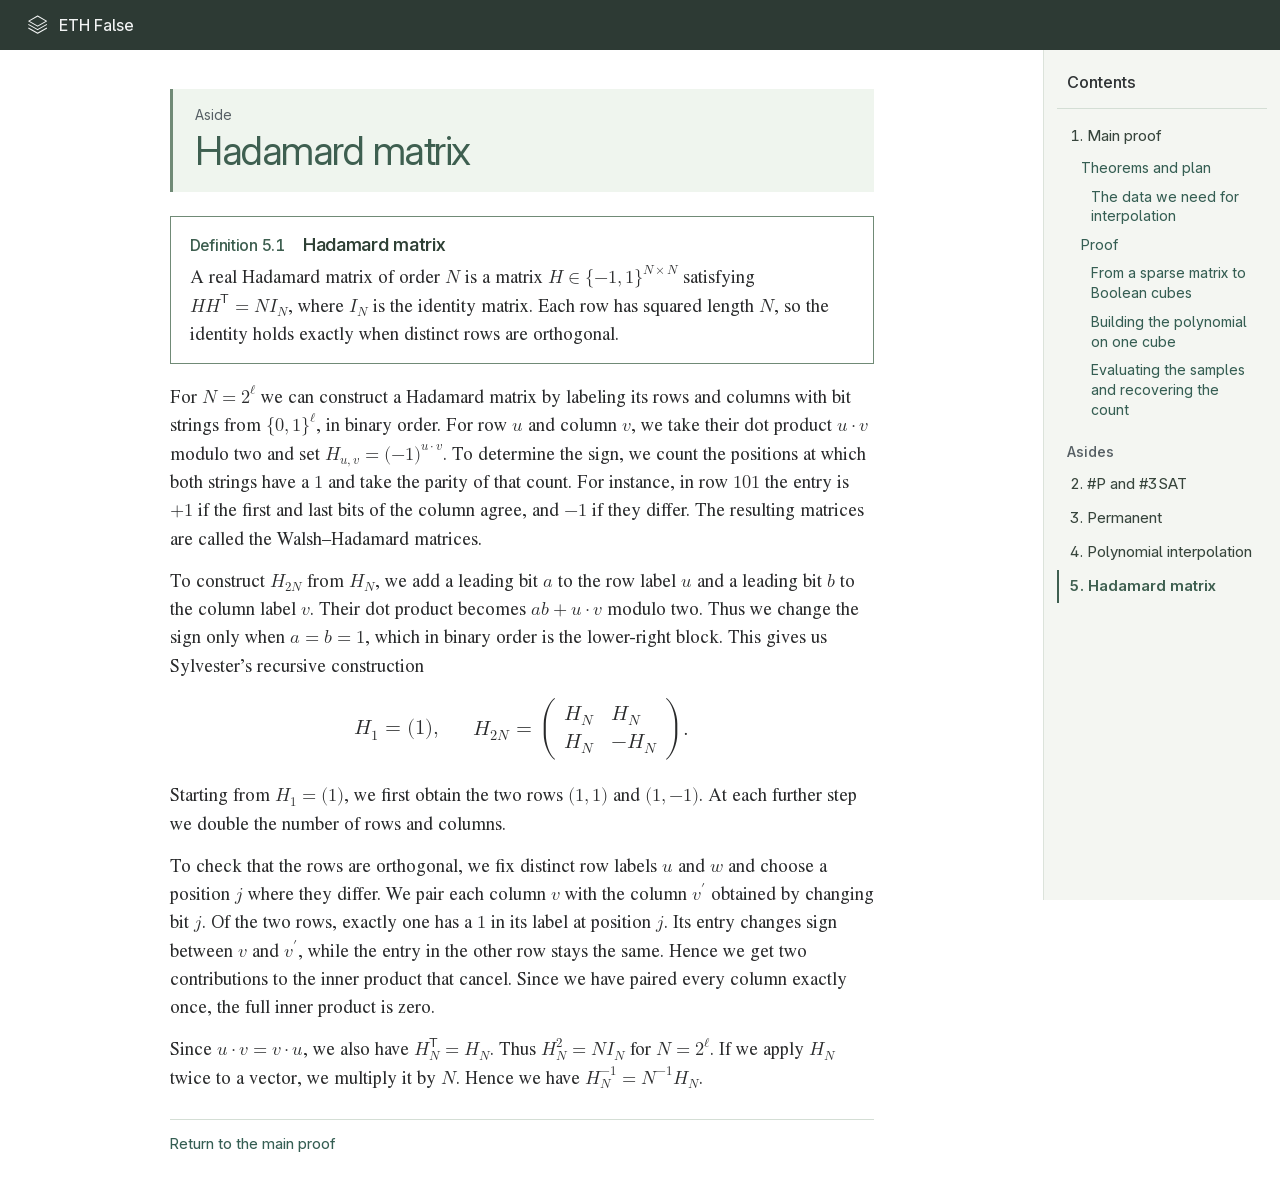
<file: docs/asides/hadamard-matrix/index.html>
<!doctype html>
<html lang="en" data-layout="sage"><head>
<meta charset="utf-8"><meta name="viewport" content="width=device-width, initial-scale=1">
<title>Hadamard matrix · ETH False</title>
<link rel="icon" href="../../assets/folio.svg" type="image/svg+xml">
<link rel="stylesheet" href="../../styles.css?v=b2d3d25b8493">
<link rel="stylesheet" href="../../paper.css?v=68a6af0264e8">
<script type="module" src="../../paper.mjs"></script></head>
<body class="paper-reader"><a class="skip" href="#main">Skip to text</a>
<header class="masthead"><a class="paper-name" href="../../"><svg class="folio-mark" viewBox="0 0 36 36" aria-hidden="true"><path d="m3 12 15-8.5L33 12l-15 8.5zM3 18l15 8.5L33 18M3 24l15 8.5L33 24"/></svg><span>ETH False</span></a>
<div class="header-menus"><details class="menu contents-menu"><summary>Contents <svg class="chevron" viewBox="0 0 16 16" aria-hidden="true"><path d="m4 6 4 4 4-4"/></svg></summary>
<nav class="menu-panel" aria-label="Paper contents"><ul class="paper-outline"><li><a href="../../"><span>1.</span> Main proof</a><ul class="on-page"><li><a href="../../#eth-false">Theorems and plan</a><ul class="on-page"><li><a href="../../#sec:interpolation-goal">The data we need for interpolation</a></li></ul></li><li><a href="../../#proof">Proof</a><ul class="on-page"><li><a href="../../#sec:vertex-words">From a sparse matrix to Boolean cubes</a></li><li><a href="../../#sec:cube-polynomial">Building the polynomial on one cube</a></li><li><a href="../../#sec:sample-evaluation">Evaluating the samples and recovering the count</a></li></ul></li></ul></li></ul><p class="outline-label">Asides</p><ul class="paper-outline"><li><a href="../sharp-p/"><span>2.</span> #P and #3SAT</a></li><li><a href="../permanent/"><span>3.</span> Permanent</a></li><li><a href="../polynomial-interpolation/"><span>4.</span> Polynomial interpolation</a></li><li><a href="./" aria-current="page"><span>5.</span> Hadamard matrix</a></li></ul></nav></details></div></header>
<div class="reader-shell"><aside class="rail"><nav aria-label="Paper contents"><h2>Contents</h2><ul class="paper-outline"><li><a href="../../"><span>1.</span> Main proof</a><ul class="on-page"><li><a href="../../#eth-false">Theorems and plan</a><ul class="on-page"><li><a href="../../#sec:interpolation-goal">The data we need for interpolation</a></li></ul></li><li><a href="../../#proof">Proof</a><ul class="on-page"><li><a href="../../#sec:vertex-words">From a sparse matrix to Boolean cubes</a></li><li><a href="../../#sec:cube-polynomial">Building the polynomial on one cube</a></li><li><a href="../../#sec:sample-evaluation">Evaluating the samples and recovering the count</a></li></ul></li></ul></li></ul><p class="outline-label">Asides</p><ul class="paper-outline"><li><a href="../sharp-p/"><span>2.</span> #P and #3SAT</a></li><li><a href="../permanent/"><span>3.</span> Permanent</a></li><li><a href="../polynomial-interpolation/"><span>4.</span> Polynomial interpolation</a></li><li><a href="./" aria-current="page"><span>5.</span> Hadamard matrix</a></li></ul></nav></aside>
<main id="main"><article class="chapter"><header class="chapter-heading">
<p>Aside</p><h1 id="aside-hadamard-matrix">Hadamard matrix</h1></header>
<section id="def:hadamard" class="result-title definition">
<h2 class="result-title"><span class="result-number">Definition 5.1</span> Hadamard matrix</h2>
<p>  A real Hadamard matrix of order <math display="inline" xmlns="http://www.w3.org/1998/Math/MathML"><semantics><mi>N</mi><annotation encoding="application/x-tex">N</annotation></semantics></math> is a matrix <math display="inline" xmlns="http://www.w3.org/1998/Math/MathML"><semantics><mrow><mi>H</mi><mo>∈</mo><mo stretchy="false" form="prefix">{</mo><mi>−</mi><mn>1</mn><mo>,</mo><mn>1</mn><msup><mo stretchy="false" form="postfix">}</mo><mrow><mi>N</mi><mo>×</mo><mi>N</mi></mrow></msup></mrow><annotation encoding="application/x-tex">H\in\{-1,1\}^{N\times N}</annotation></semantics></math> satisfying <math display="inline" xmlns="http://www.w3.org/1998/Math/MathML"><semantics><mrow><mi>H</mi><msup><mi>H</mi><mi mathvariant="sans-serif">𝖳</mi></msup><mo>=</mo><mi>N</mi><msub><mi>I</mi><mi>N</mi></msub></mrow><annotation encoding="application/x-tex">HH^{\mathsf T}=N I_N</annotation></semantics></math>, where <math display="inline" xmlns="http://www.w3.org/1998/Math/MathML"><semantics><msub><mi>I</mi><mi>N</mi></msub><annotation encoding="application/x-tex">I_N</annotation></semantics></math> is the identity matrix. Each row has squared length <math display="inline" xmlns="http://www.w3.org/1998/Math/MathML"><semantics><mi>N</mi><annotation encoding="application/x-tex">N</annotation></semantics></math>, so the identity holds exactly when distinct rows are orthogonal.</p>
</section>
<p>For <math display="inline" xmlns="http://www.w3.org/1998/Math/MathML"><semantics><mrow><mi>N</mi><mo>=</mo><msup><mn>2</mn><mi>ℓ</mi></msup></mrow><annotation encoding="application/x-tex">N=2^\ell</annotation></semantics></math> we can construct a Hadamard matrix by labeling its rows and columns with bit strings from <math display="inline" xmlns="http://www.w3.org/1998/Math/MathML"><semantics><mrow><mo stretchy="false" form="prefix">{</mo><mn>0</mn><mo>,</mo><mn>1</mn><msup><mo stretchy="false" form="postfix">}</mo><mi>ℓ</mi></msup></mrow><annotation encoding="application/x-tex">\{0,1\}^\ell</annotation></semantics></math>, in binary order. For row <math display="inline" xmlns="http://www.w3.org/1998/Math/MathML"><semantics><mi>u</mi><annotation encoding="application/x-tex">u</annotation></semantics></math> and column <math display="inline" xmlns="http://www.w3.org/1998/Math/MathML"><semantics><mi>v</mi><annotation encoding="application/x-tex">v</annotation></semantics></math>, we take their dot product <math display="inline" xmlns="http://www.w3.org/1998/Math/MathML"><semantics><mrow><mi>u</mi><mo>⋅</mo><mi>v</mi></mrow><annotation encoding="application/x-tex">u\cdot v</annotation></semantics></math> modulo two and set <math display="inline" xmlns="http://www.w3.org/1998/Math/MathML"><semantics><mrow><msub><mi>H</mi><mrow><mi>u</mi><mo>,</mo><mi>v</mi></mrow></msub><mo>=</mo><mo stretchy="false" form="prefix">(</mo><mi>−</mi><mn>1</mn><msup><mo stretchy="false" form="postfix">)</mo><mrow><mi>u</mi><mo>⋅</mo><mi>v</mi></mrow></msup></mrow><annotation encoding="application/x-tex">H_{u,v}=(-1)^{u\cdot v}</annotation></semantics></math>. To determine the sign, we count the positions at which both strings have a <math display="inline" xmlns="http://www.w3.org/1998/Math/MathML"><semantics><mn>1</mn><annotation encoding="application/x-tex">1</annotation></semantics></math> and take the parity of that count. For instance, in row <math display="inline" xmlns="http://www.w3.org/1998/Math/MathML"><semantics><mn>101</mn><annotation encoding="application/x-tex">101</annotation></semantics></math> the entry is <math display="inline" xmlns="http://www.w3.org/1998/Math/MathML"><semantics><mrow><mi>+</mi><mn>1</mn></mrow><annotation encoding="application/x-tex">+1</annotation></semantics></math> if the first and last bits of the column agree, and <math display="inline" xmlns="http://www.w3.org/1998/Math/MathML"><semantics><mrow><mi>−</mi><mn>1</mn></mrow><annotation encoding="application/x-tex">-1</annotation></semantics></math> if they differ. The resulting matrices are called the Walsh–Hadamard matrices.</p>
<p>To construct <math display="inline" xmlns="http://www.w3.org/1998/Math/MathML"><semantics><msub><mi>H</mi><mrow><mn>2</mn><mi>N</mi></mrow></msub><annotation encoding="application/x-tex">H_{2N}</annotation></semantics></math> from <math display="inline" xmlns="http://www.w3.org/1998/Math/MathML"><semantics><msub><mi>H</mi><mi>N</mi></msub><annotation encoding="application/x-tex">H_N</annotation></semantics></math>, we add a leading bit <math display="inline" xmlns="http://www.w3.org/1998/Math/MathML"><semantics><mi>a</mi><annotation encoding="application/x-tex">a</annotation></semantics></math> to the row label <math display="inline" xmlns="http://www.w3.org/1998/Math/MathML"><semantics><mi>u</mi><annotation encoding="application/x-tex">u</annotation></semantics></math> and a leading bit <math display="inline" xmlns="http://www.w3.org/1998/Math/MathML"><semantics><mi>b</mi><annotation encoding="application/x-tex">b</annotation></semantics></math> to the column label <math display="inline" xmlns="http://www.w3.org/1998/Math/MathML"><semantics><mi>v</mi><annotation encoding="application/x-tex">v</annotation></semantics></math>. Their dot product becomes <math display="inline" xmlns="http://www.w3.org/1998/Math/MathML"><semantics><mrow><mi>a</mi><mi>b</mi><mo>+</mo><mi>u</mi><mo>⋅</mo><mi>v</mi></mrow><annotation encoding="application/x-tex">ab+u\cdot v</annotation></semantics></math> modulo two. Thus we change the sign only when <math display="inline" xmlns="http://www.w3.org/1998/Math/MathML"><semantics><mrow><mi>a</mi><mo>=</mo><mi>b</mi><mo>=</mo><mn>1</mn></mrow><annotation encoding="application/x-tex">a=b=1</annotation></semantics></math>, which in binary order is the lower-right block. This gives us Sylvester’s recursive construction </p>
<div class="equation-sequence">
<div class="math-scroll">
<math display="block" xmlns="http://www.w3.org/1998/Math/MathML"><semantics><mrow><msub><mi>H</mi><mn>1</mn></msub><mo>=</mo><mo stretchy="false" form="prefix">(</mo><mn>1</mn><mo stretchy="false" form="postfix">)</mo><mo>,</mo></mrow><annotation encoding="application/x-tex">H_1=(1),</annotation></semantics></math>
</div>
<div class="math-scroll">
<math display="block" xmlns="http://www.w3.org/1998/Math/MathML"><semantics><mrow><msub><mi>H</mi><mrow><mn>2</mn><mi>N</mi></mrow></msub><mo>=</mo><mrow><mo stretchy="true" form="prefix">(</mo><mtable><mtr><mtd columnalign="center" style="text-align: center"><msub><mi>H</mi><mi>N</mi></msub></mtd><mtd columnalign="center" style="text-align: center"><msub><mi>H</mi><mi>N</mi></msub></mtd></mtr><mtr><mtd columnalign="center" style="text-align: center"><msub><mi>H</mi><mi>N</mi></msub></mtd><mtd columnalign="center" style="text-align: center"><mi>−</mi><msub><mi>H</mi><mi>N</mi></msub></mtd></mtr></mtable><mo stretchy="true" form="postfix">)</mo></mrow><mi>.</mi></mrow><annotation encoding="application/x-tex">H_{2N}=\begin{pmatrix}H_N&amp;H_N\\H_N&amp;-H_N\end{pmatrix}.</annotation></semantics></math>
</div>
</div>
<p>Starting from <math display="inline" xmlns="http://www.w3.org/1998/Math/MathML"><semantics><mrow><msub><mi>H</mi><mn>1</mn></msub><mo>=</mo><mo stretchy="false" form="prefix">(</mo><mn>1</mn><mo stretchy="false" form="postfix">)</mo></mrow><annotation encoding="application/x-tex">H_1=(1)</annotation></semantics></math>, we first obtain the two rows <math display="inline" xmlns="http://www.w3.org/1998/Math/MathML"><semantics><mrow><mo stretchy="false" form="prefix">(</mo><mn>1</mn><mo>,</mo><mn>1</mn><mo stretchy="false" form="postfix">)</mo></mrow><annotation encoding="application/x-tex">(1,1)</annotation></semantics></math> and <math display="inline" xmlns="http://www.w3.org/1998/Math/MathML"><semantics><mrow><mo stretchy="false" form="prefix">(</mo><mn>1</mn><mo>,</mo><mi>−</mi><mn>1</mn><mo stretchy="false" form="postfix">)</mo></mrow><annotation encoding="application/x-tex">(1,-1)</annotation></semantics></math>. At each further step we double the number of rows and columns.</p>
<p>To check that the rows are orthogonal, we fix distinct row labels <math display="inline" xmlns="http://www.w3.org/1998/Math/MathML"><semantics><mi>u</mi><annotation encoding="application/x-tex">u</annotation></semantics></math> and <math display="inline" xmlns="http://www.w3.org/1998/Math/MathML"><semantics><mi>w</mi><annotation encoding="application/x-tex">w</annotation></semantics></math> and choose a position <math display="inline" xmlns="http://www.w3.org/1998/Math/MathML"><semantics><mi>j</mi><annotation encoding="application/x-tex">j</annotation></semantics></math> where they differ. We pair each column <math display="inline" xmlns="http://www.w3.org/1998/Math/MathML"><semantics><mi>v</mi><annotation encoding="application/x-tex">v</annotation></semantics></math> with the column <math display="inline" xmlns="http://www.w3.org/1998/Math/MathML"><semantics><msup><mi>v</mi><mo>′</mo></msup><annotation encoding="application/x-tex">v&#39;</annotation></semantics></math> obtained by changing bit <math display="inline" xmlns="http://www.w3.org/1998/Math/MathML"><semantics><mi>j</mi><annotation encoding="application/x-tex">j</annotation></semantics></math>. Of the two rows, exactly one has a <math display="inline" xmlns="http://www.w3.org/1998/Math/MathML"><semantics><mn>1</mn><annotation encoding="application/x-tex">1</annotation></semantics></math> in its label at position <math display="inline" xmlns="http://www.w3.org/1998/Math/MathML"><semantics><mi>j</mi><annotation encoding="application/x-tex">j</annotation></semantics></math>. Its entry changes sign between <math display="inline" xmlns="http://www.w3.org/1998/Math/MathML"><semantics><mi>v</mi><annotation encoding="application/x-tex">v</annotation></semantics></math> and <math display="inline" xmlns="http://www.w3.org/1998/Math/MathML"><semantics><msup><mi>v</mi><mo>′</mo></msup><annotation encoding="application/x-tex">v&#39;</annotation></semantics></math>, while the entry in the other row stays the same. Hence we get two contributions to the inner product that cancel. Since we have paired every column exactly once, the full inner product is zero.</p>
<p>Since <math display="inline" xmlns="http://www.w3.org/1998/Math/MathML"><semantics><mrow><mi>u</mi><mo>⋅</mo><mi>v</mi><mo>=</mo><mi>v</mi><mo>⋅</mo><mi>u</mi></mrow><annotation encoding="application/x-tex">u\cdot v=v\cdot u</annotation></semantics></math>, we also have <math display="inline" xmlns="http://www.w3.org/1998/Math/MathML"><semantics><mrow><msubsup><mi>H</mi><mi>N</mi><mi mathvariant="sans-serif">𝖳</mi></msubsup><mo>=</mo><msub><mi>H</mi><mi>N</mi></msub></mrow><annotation encoding="application/x-tex">H_N^{\mathsf T}=H_N</annotation></semantics></math>. Thus <math display="inline" xmlns="http://www.w3.org/1998/Math/MathML"><semantics><mrow><msubsup><mi>H</mi><mi>N</mi><mn>2</mn></msubsup><mo>=</mo><mi>N</mi><msub><mi>I</mi><mi>N</mi></msub></mrow><annotation encoding="application/x-tex">H_N^2=NI_N</annotation></semantics></math> for <math display="inline" xmlns="http://www.w3.org/1998/Math/MathML"><semantics><mrow><mi>N</mi><mo>=</mo><msup><mn>2</mn><mi>ℓ</mi></msup></mrow><annotation encoding="application/x-tex">N=2^\ell</annotation></semantics></math>. If we apply <math display="inline" xmlns="http://www.w3.org/1998/Math/MathML"><semantics><msub><mi>H</mi><mi>N</mi></msub><annotation encoding="application/x-tex">H_N</annotation></semantics></math> twice to a vector, we multiply it by <math display="inline" xmlns="http://www.w3.org/1998/Math/MathML"><semantics><mi>N</mi><annotation encoding="application/x-tex">N</annotation></semantics></math>. Hence we have <math display="inline" xmlns="http://www.w3.org/1998/Math/MathML"><semantics><mrow><msubsup><mi>H</mi><mi>N</mi><mrow><mi>−</mi><mn>1</mn></mrow></msubsup><mo>=</mo><msup><mi>N</mi><mrow><mi>−</mi><mn>1</mn></mrow></msup><msub><mi>H</mi><mi>N</mi></msub></mrow><annotation encoding="application/x-tex">H_N^{-1}=N^{-1}H_N</annotation></semantics></math>.</p>
<footer class="paper-footer"><a href="../../#lem:hadamard">Return to the main proof</a></footer></article></main></div></body></html>
</file>
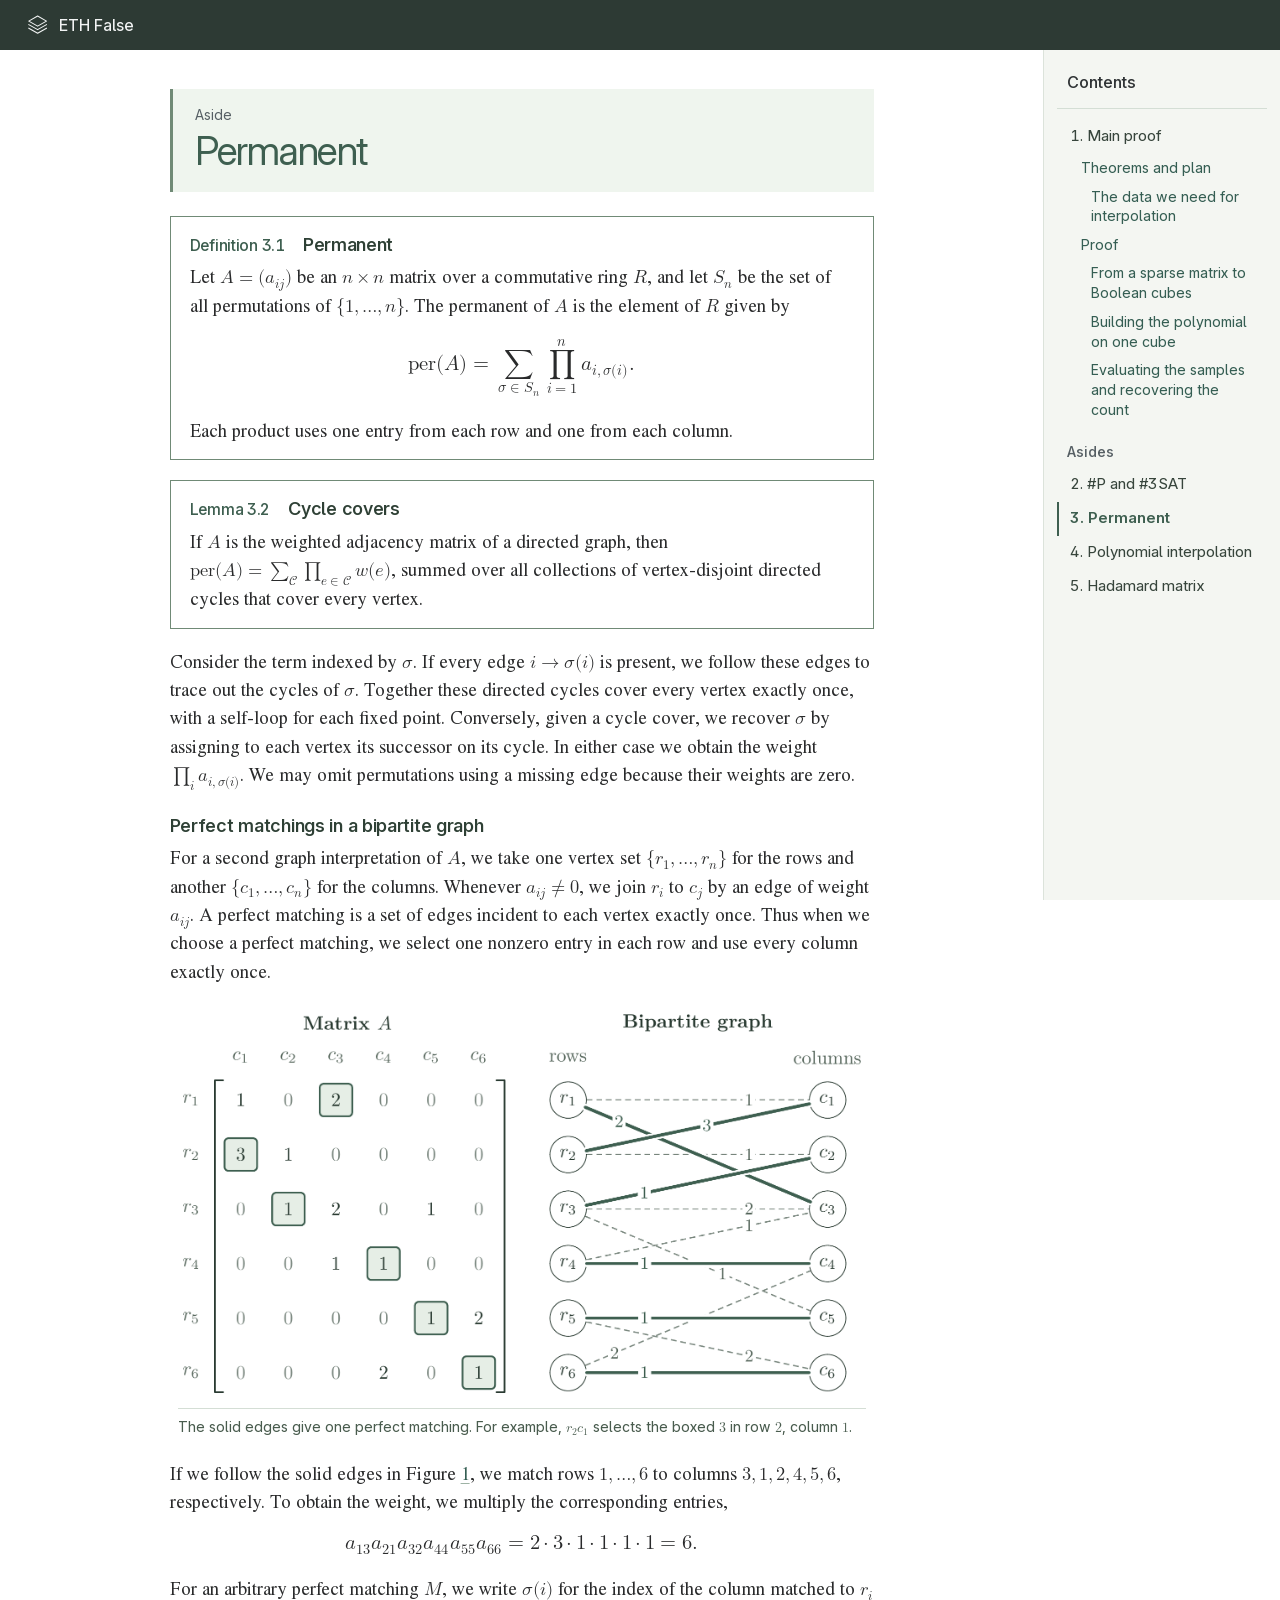
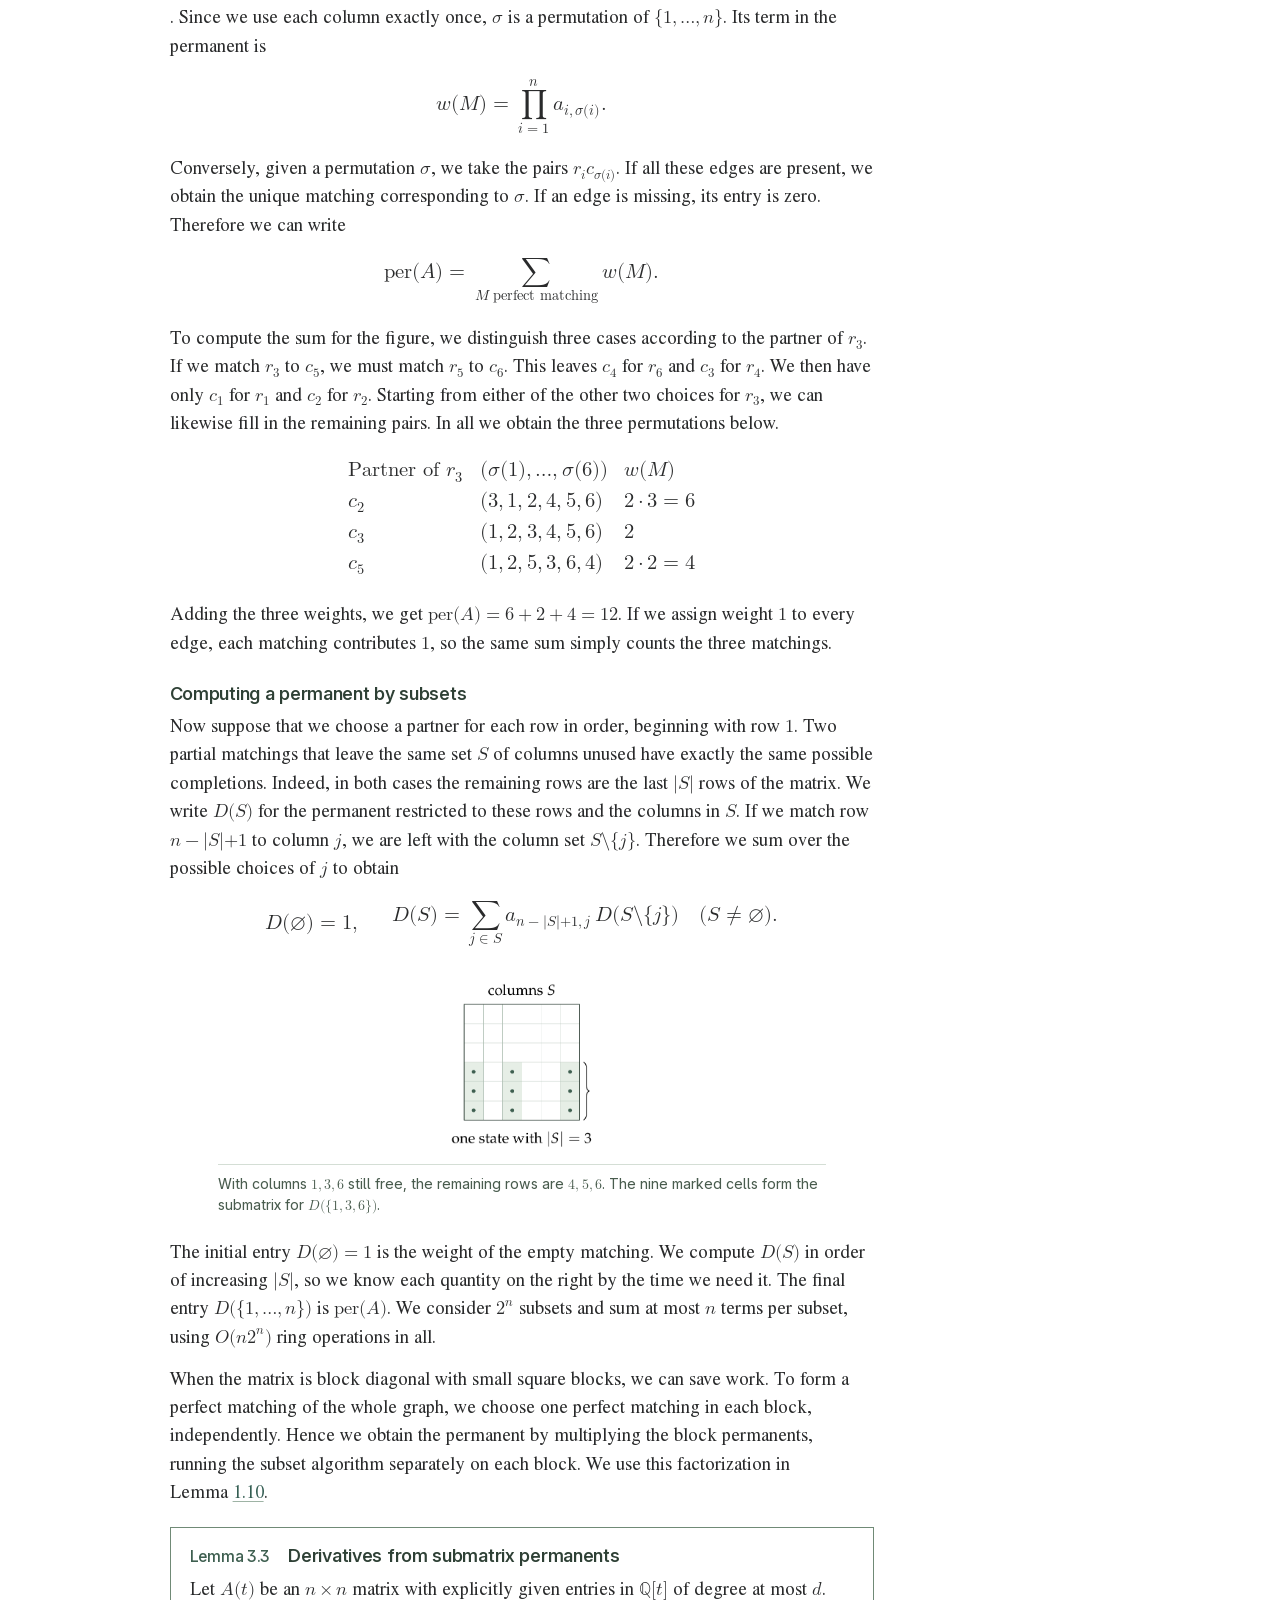
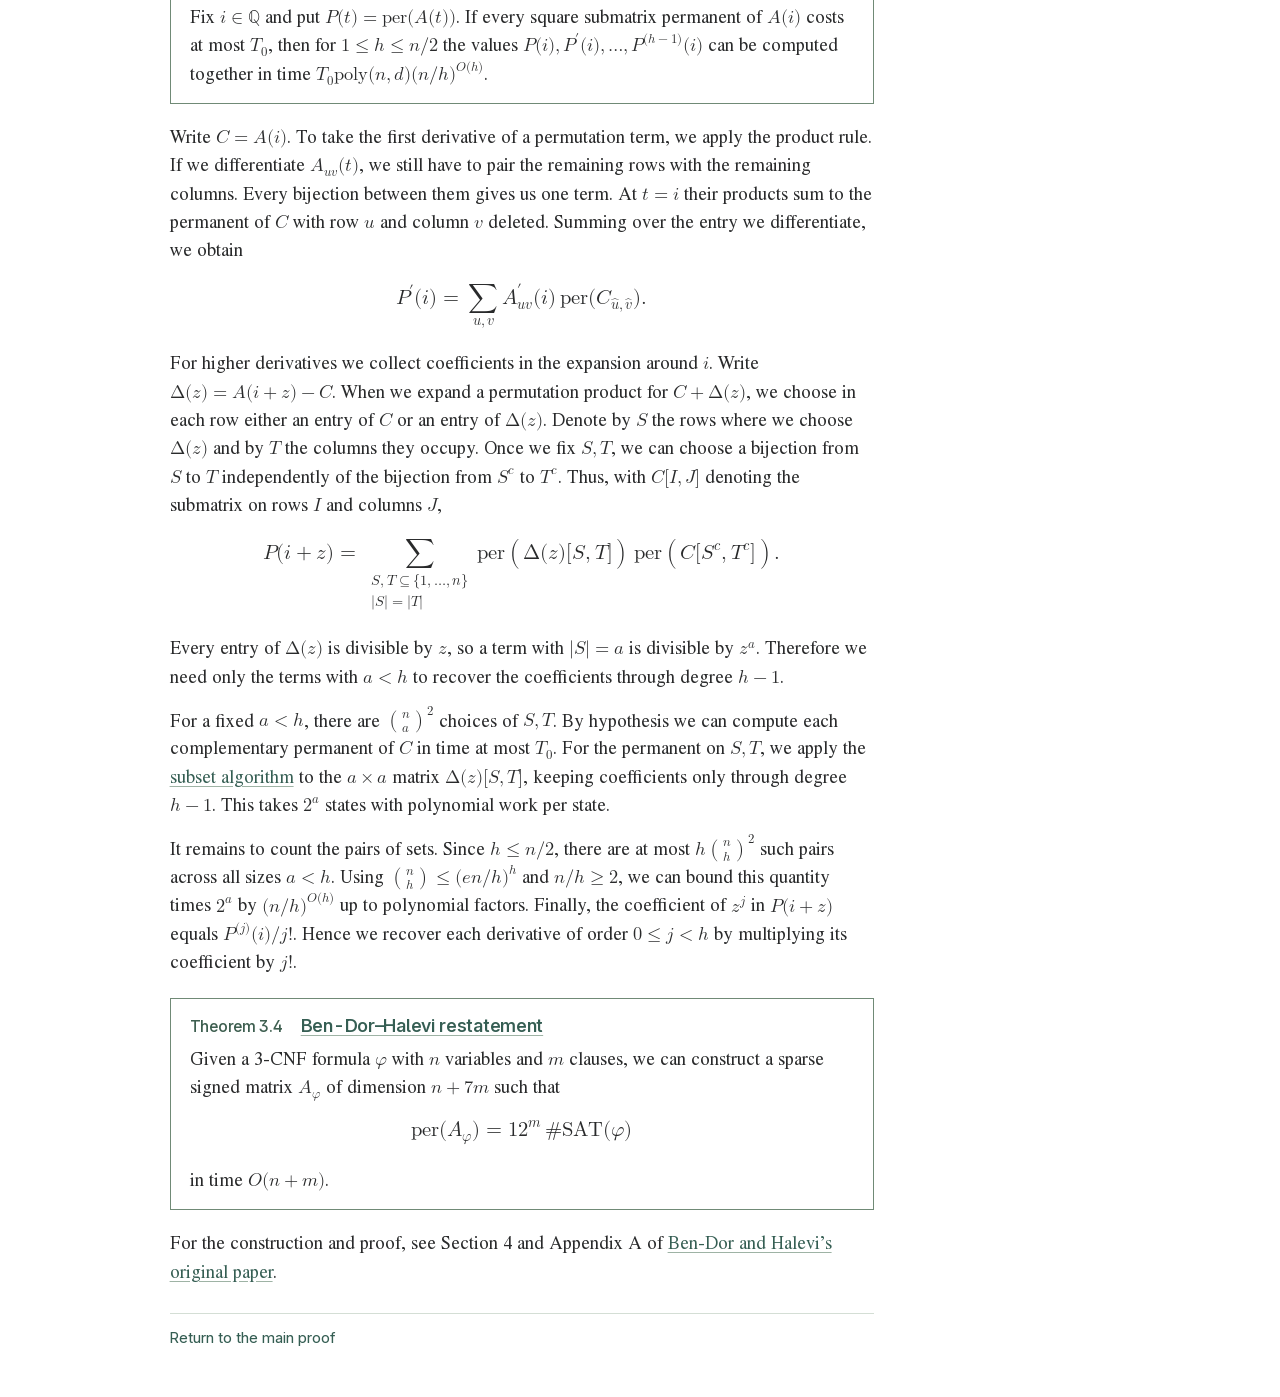
<file: docs/asides/permanent/index.html>
<!doctype html>
<html lang="en" data-layout="sage"><head>
<meta charset="utf-8"><meta name="viewport" content="width=device-width, initial-scale=1">
<title>Permanent · ETH False</title>
<link rel="icon" href="../../assets/folio.svg" type="image/svg+xml">
<link rel="stylesheet" href="../../styles.css?v=b2d3d25b8493">
<link rel="stylesheet" href="../../paper.css?v=68a6af0264e8">
<script type="module" src="../../paper.mjs"></script></head>
<body class="paper-reader"><a class="skip" href="#main">Skip to text</a>
<header class="masthead"><a class="paper-name" href="../../"><svg class="folio-mark" viewBox="0 0 36 36" aria-hidden="true"><path d="m3 12 15-8.5L33 12l-15 8.5zM3 18l15 8.5L33 18M3 24l15 8.5L33 24"/></svg><span>ETH False</span></a>
<div class="header-menus"><details class="menu contents-menu"><summary>Contents <svg class="chevron" viewBox="0 0 16 16" aria-hidden="true"><path d="m4 6 4 4 4-4"/></svg></summary>
<nav class="menu-panel" aria-label="Paper contents"><ul class="paper-outline"><li><a href="../../"><span>1.</span> Main proof</a><ul class="on-page"><li><a href="../../#eth-false">Theorems and plan</a><ul class="on-page"><li><a href="../../#sec:interpolation-goal">The data we need for interpolation</a></li></ul></li><li><a href="../../#proof">Proof</a><ul class="on-page"><li><a href="../../#sec:vertex-words">From a sparse matrix to Boolean cubes</a></li><li><a href="../../#sec:cube-polynomial">Building the polynomial on one cube</a></li><li><a href="../../#sec:sample-evaluation">Evaluating the samples and recovering the count</a></li></ul></li></ul></li></ul><p class="outline-label">Asides</p><ul class="paper-outline"><li><a href="../sharp-p/"><span>2.</span> #P and #3SAT</a></li><li><a href="./" aria-current="page"><span>3.</span> Permanent</a></li><li><a href="../polynomial-interpolation/"><span>4.</span> Polynomial interpolation</a></li><li><a href="../hadamard-matrix/"><span>5.</span> Hadamard matrix</a></li></ul></nav></details></div></header>
<div class="reader-shell"><aside class="rail"><nav aria-label="Paper contents"><h2>Contents</h2><ul class="paper-outline"><li><a href="../../"><span>1.</span> Main proof</a><ul class="on-page"><li><a href="../../#eth-false">Theorems and plan</a><ul class="on-page"><li><a href="../../#sec:interpolation-goal">The data we need for interpolation</a></li></ul></li><li><a href="../../#proof">Proof</a><ul class="on-page"><li><a href="../../#sec:vertex-words">From a sparse matrix to Boolean cubes</a></li><li><a href="../../#sec:cube-polynomial">Building the polynomial on one cube</a></li><li><a href="../../#sec:sample-evaluation">Evaluating the samples and recovering the count</a></li></ul></li></ul></li></ul><p class="outline-label">Asides</p><ul class="paper-outline"><li><a href="../sharp-p/"><span>2.</span> #P and #3SAT</a></li><li><a href="./" aria-current="page"><span>3.</span> Permanent</a></li><li><a href="../polynomial-interpolation/"><span>4.</span> Polynomial interpolation</a></li><li><a href="../hadamard-matrix/"><span>5.</span> Hadamard matrix</a></li></ul></nav></aside>
<main id="main"><article class="chapter"><header class="chapter-heading">
<p>Aside</p><h1 id="sec:permanent">Permanent</h1></header>
<section class="result-title definition">
<h2 class="result-title"><span class="result-number">Definition 3.1</span> Permanent</h2>
<p>  Let <math display="inline" xmlns="http://www.w3.org/1998/Math/MathML"><semantics><mrow><mi>A</mi><mo>=</mo><mo stretchy="false" form="prefix">(</mo><msub><mi>a</mi><mrow><mi>i</mi><mi>j</mi></mrow></msub><mo stretchy="false" form="postfix">)</mo></mrow><annotation encoding="application/x-tex">A=(a_{ij})</annotation></semantics></math> be an <math display="inline" xmlns="http://www.w3.org/1998/Math/MathML"><semantics><mrow><mi>n</mi><mo>×</mo><mi>n</mi></mrow><annotation encoding="application/x-tex">n\times n</annotation></semantics></math> matrix over a commutative ring <math display="inline" xmlns="http://www.w3.org/1998/Math/MathML"><semantics><mi>R</mi><annotation encoding="application/x-tex">R</annotation></semantics></math>, and let <math display="inline" xmlns="http://www.w3.org/1998/Math/MathML"><semantics><msub><mi>S</mi><mi>n</mi></msub><annotation encoding="application/x-tex">S_n</annotation></semantics></math> be the set of all permutations of <math display="inline" xmlns="http://www.w3.org/1998/Math/MathML"><semantics><mrow><mo stretchy="false" form="prefix">{</mo><mn>1</mn><mo>,</mo><mi>…</mi><mo>,</mo><mi>n</mi><mo stretchy="false" form="postfix">}</mo></mrow><annotation encoding="application/x-tex">\{1,\ldots,n\}</annotation></semantics></math>. The permanent of <math display="inline" xmlns="http://www.w3.org/1998/Math/MathML"><semantics><mi>A</mi><annotation encoding="application/x-tex">A</annotation></semantics></math> is the element of <math display="inline" xmlns="http://www.w3.org/1998/Math/MathML"><semantics><mi>R</mi><annotation encoding="application/x-tex">R</annotation></semantics></math> given by </p>
<div class="math-scroll">
<math display="block" xmlns="http://www.w3.org/1998/Math/MathML"><semantics><mrow><mrow><mi mathvariant="normal">per</mi><mo>&#8289;</mo></mrow><mo stretchy="false" form="prefix">(</mo><mi>A</mi><mo stretchy="false" form="postfix">)</mo><mo>=</mo><munder><mo>∑</mo><mrow><mi>σ</mi><mo>∈</mo><msub><mi>S</mi><mi>n</mi></msub></mrow></munder><munderover><mo>∏</mo><mrow><mi>i</mi><mo>=</mo><mn>1</mn></mrow><mi>n</mi></munderover><msub><mi>a</mi><mrow><mi>i</mi><mo>,</mo><mi>σ</mi><mo stretchy="false" form="prefix">(</mo><mi>i</mi><mo stretchy="false" form="postfix">)</mo></mrow></msub><mi>.</mi></mrow><annotation encoding="application/x-tex">\mathop{\mathrm{per}}(A)=\sum_{\sigma\in S_n}\prod_{i=1}^n a_{i,\sigma(i)}.</annotation></semantics></math>
</div>
<p> Each product uses one entry from each row and one from each column.</p>
</section>
<section class="result-title lemma">
<h2 class="result-title"><span class="result-number">Lemma 3.2</span> Cycle covers</h2>
<p>  If <math display="inline" xmlns="http://www.w3.org/1998/Math/MathML"><semantics><mi>A</mi><annotation encoding="application/x-tex">A</annotation></semantics></math> is the weighted adjacency matrix of a directed graph, then <math display="inline" xmlns="http://www.w3.org/1998/Math/MathML"><semantics><mrow><mrow><mi mathvariant="normal">per</mi><mo>&#8289;</mo></mrow><mo stretchy="false" form="prefix">(</mo><mi>A</mi><mo stretchy="false" form="postfix">)</mo><mo>=</mo><msub><mo>∑</mo><mi mathvariant="script">𝒞</mi></msub><msub><mo>∏</mo><mrow><mi>e</mi><mo>∈</mo><mi mathvariant="script">𝒞</mi></mrow></msub><mi>w</mi><mo stretchy="false" form="prefix">(</mo><mi>e</mi><mo stretchy="false" form="postfix">)</mo></mrow><annotation encoding="application/x-tex">\mathop{\mathrm{per}}(A)=\sum_{\mathcal C}\prod_{e\in\mathcal C}w(e)</annotation></semantics></math>, summed over all collections of vertex-disjoint directed cycles that cover every vertex.</p>
</section>
<p>Consider the term indexed by <math display="inline" xmlns="http://www.w3.org/1998/Math/MathML"><semantics><mi>σ</mi><annotation encoding="application/x-tex">\sigma</annotation></semantics></math>. If every edge <math display="inline" xmlns="http://www.w3.org/1998/Math/MathML"><semantics><mrow><mi>i</mi><mo>→</mo><mi>σ</mi><mo stretchy="false" form="prefix">(</mo><mi>i</mi><mo stretchy="false" form="postfix">)</mo></mrow><annotation encoding="application/x-tex">i\to\sigma(i)</annotation></semantics></math> is present, we follow these edges to trace out the cycles of <math display="inline" xmlns="http://www.w3.org/1998/Math/MathML"><semantics><mi>σ</mi><annotation encoding="application/x-tex">\sigma</annotation></semantics></math>. Together these directed cycles cover every vertex exactly once, with a self-loop for each fixed point. Conversely, given a cycle cover, we recover <math display="inline" xmlns="http://www.w3.org/1998/Math/MathML"><semantics><mi>σ</mi><annotation encoding="application/x-tex">\sigma</annotation></semantics></math> by assigning to each vertex its successor on its cycle. In either case we obtain the weight <math display="inline" xmlns="http://www.w3.org/1998/Math/MathML"><semantics><mrow><msub><mo>∏</mo><mi>i</mi></msub><msub><mi>a</mi><mrow><mi>i</mi><mo>,</mo><mi>σ</mi><mo stretchy="false" form="prefix">(</mo><mi>i</mi><mo stretchy="false" form="postfix">)</mo></mrow></msub></mrow><annotation encoding="application/x-tex">\prod_i a_{i,\sigma(i)}</annotation></semantics></math>. We may omit permutations using a missing edge because their weights are zero.</p>
<h2 class="unnumbered" id="sec:bipartite-matchings">Perfect matchings in a bipartite graph</h2>
<p>For a second graph interpretation of <math display="inline" xmlns="http://www.w3.org/1998/Math/MathML"><semantics><mi>A</mi><annotation encoding="application/x-tex">A</annotation></semantics></math>, we take one vertex set <math display="inline" xmlns="http://www.w3.org/1998/Math/MathML"><semantics><mrow><mo stretchy="false" form="prefix">{</mo><msub><mi>r</mi><mn>1</mn></msub><mo>,</mo><mi>…</mi><mo>,</mo><msub><mi>r</mi><mi>n</mi></msub><mo stretchy="false" form="postfix">}</mo></mrow><annotation encoding="application/x-tex">\{r_1,\ldots,r_n\}</annotation></semantics></math> for the rows and another <math display="inline" xmlns="http://www.w3.org/1998/Math/MathML"><semantics><mrow><mo stretchy="false" form="prefix">{</mo><msub><mi>c</mi><mn>1</mn></msub><mo>,</mo><mi>…</mi><mo>,</mo><msub><mi>c</mi><mi>n</mi></msub><mo stretchy="false" form="postfix">}</mo></mrow><annotation encoding="application/x-tex">\{c_1,\ldots,c_n\}</annotation></semantics></math> for the columns. Whenever <math display="inline" xmlns="http://www.w3.org/1998/Math/MathML"><semantics><mrow><msub><mi>a</mi><mrow><mi>i</mi><mi>j</mi></mrow></msub><mo>≠</mo><mn>0</mn></mrow><annotation encoding="application/x-tex">a_{ij}\ne 0</annotation></semantics></math>, we join <math display="inline" xmlns="http://www.w3.org/1998/Math/MathML"><semantics><msub><mi>r</mi><mi>i</mi></msub><annotation encoding="application/x-tex">r_i</annotation></semantics></math> to <math display="inline" xmlns="http://www.w3.org/1998/Math/MathML"><semantics><msub><mi>c</mi><mi>j</mi></msub><annotation encoding="application/x-tex">c_j</annotation></semantics></math> by an edge of weight <math display="inline" xmlns="http://www.w3.org/1998/Math/MathML"><semantics><msub><mi>a</mi><mrow><mi>i</mi><mi>j</mi></mrow></msub><annotation encoding="application/x-tex">a_{ij}</annotation></semantics></math>. A perfect matching is a set of edges incident to each vertex exactly once. Thus when we choose a perfect matching, we select one nonzero entry in each row and use every column exactly once.</p>
<figure id="fig:weighted-matching" data-latex-placement="!htbp">
<p><img src="../../assets/figures/weighted-matching-matrix.png" alt="Six by six matrix with rows (1,0,2,0,0,0), (3,1,0,0,0,0), (0,1,2,0,1,0), (0,0,1,1,0,0), (0,0,0,0,1,2), and (0,0,0,2,0,1). The boxed entries select columns 3, 1, 2, 4, 5, and 6 in row order." /> <img src="../../assets/figures/weighted-matching-graph.png" alt="Six row vertices face six column vertices. Each nonzero matrix entry gives an edge labeled with its weight. The solid edges join rows 1 through 6 to columns 3, 1, 2, 4, 5, and 6, with weights 2, 3, 1, 1, 1, and 1. The other seven edges are dashed." /></p>
<figcaption>The solid edges give one perfect matching. For example, <math display="inline" xmlns="http://www.w3.org/1998/Math/MathML"><semantics><mrow><msub><mi>r</mi><mn>2</mn></msub><msub><mi>c</mi><mn>1</mn></msub></mrow><annotation encoding="application/x-tex">r_2c_1</annotation></semantics></math> selects the boxed <math display="inline" xmlns="http://www.w3.org/1998/Math/MathML"><semantics><mn>3</mn><annotation encoding="application/x-tex">3</annotation></semantics></math> in row <math display="inline" xmlns="http://www.w3.org/1998/Math/MathML"><semantics><mn>2</mn><annotation encoding="application/x-tex">2</annotation></semantics></math>, column <math display="inline" xmlns="http://www.w3.org/1998/Math/MathML"><semantics><mn>1</mn><annotation encoding="application/x-tex">1</annotation></semantics></math>.</figcaption>
</figure>
<p>If we follow the solid edges in Figure <a href="#fig:weighted-matching" data-reference-type="ref" data-reference="fig:weighted-matching">1</a>, we match rows <math display="inline" xmlns="http://www.w3.org/1998/Math/MathML"><semantics><mrow><mn>1</mn><mo>,</mo><mi>…</mi><mo>,</mo><mn>6</mn></mrow><annotation encoding="application/x-tex">1,\ldots,6</annotation></semantics></math> to columns <math display="inline" xmlns="http://www.w3.org/1998/Math/MathML"><semantics><mrow><mn>3</mn><mo>,</mo><mn>1</mn><mo>,</mo><mn>2</mn><mo>,</mo><mn>4</mn><mo>,</mo><mn>5</mn><mo>,</mo><mn>6</mn></mrow><annotation encoding="application/x-tex">3,1,2,4,5,6</annotation></semantics></math>, respectively. To obtain the weight, we multiply the corresponding entries, </p>
<div class="math-scroll">
<math display="block" xmlns="http://www.w3.org/1998/Math/MathML"><semantics><mrow><msub><mi>a</mi><mn>13</mn></msub><msub><mi>a</mi><mn>21</mn></msub><msub><mi>a</mi><mn>32</mn></msub><msub><mi>a</mi><mn>44</mn></msub><msub><mi>a</mi><mn>55</mn></msub><msub><mi>a</mi><mn>66</mn></msub><mo>=</mo><mn>2</mn><mo>⋅</mo><mn>3</mn><mo>⋅</mo><mn>1</mn><mo>⋅</mo><mn>1</mn><mo>⋅</mo><mn>1</mn><mo>⋅</mo><mn>1</mn><mo>=</mo><mn>6</mn><mi>.</mi></mrow><annotation encoding="application/x-tex">a_{13}a_{21}a_{32}a_{44}a_{55}a_{66}
    =2\cdot3\cdot1\cdot1\cdot1\cdot1=6.</annotation></semantics></math>
</div>
<p>For an arbitrary perfect matching <math display="inline" xmlns="http://www.w3.org/1998/Math/MathML"><semantics><mi>M</mi><annotation encoding="application/x-tex">M</annotation></semantics></math>, we write <math display="inline" xmlns="http://www.w3.org/1998/Math/MathML"><semantics><mrow><mi>σ</mi><mo stretchy="false" form="prefix">(</mo><mi>i</mi><mo stretchy="false" form="postfix">)</mo></mrow><annotation encoding="application/x-tex">\sigma(i)</annotation></semantics></math> for the index of the column matched to <math display="inline" xmlns="http://www.w3.org/1998/Math/MathML"><semantics><msub><mi>r</mi><mi>i</mi></msub><annotation encoding="application/x-tex">r_i</annotation></semantics></math>. Since we use each column exactly once, <math display="inline" xmlns="http://www.w3.org/1998/Math/MathML"><semantics><mi>σ</mi><annotation encoding="application/x-tex">\sigma</annotation></semantics></math> is a permutation of <math display="inline" xmlns="http://www.w3.org/1998/Math/MathML"><semantics><mrow><mo stretchy="false" form="prefix">{</mo><mn>1</mn><mo>,</mo><mi>…</mi><mo>,</mo><mi>n</mi><mo stretchy="false" form="postfix">}</mo></mrow><annotation encoding="application/x-tex">\{1,\ldots,n\}</annotation></semantics></math>. Its term in the permanent is </p>
<div class="math-scroll">
<math display="block" xmlns="http://www.w3.org/1998/Math/MathML"><semantics><mrow><mi>w</mi><mo stretchy="false" form="prefix">(</mo><mi>M</mi><mo stretchy="false" form="postfix">)</mo><mo>=</mo><munderover><mo>∏</mo><mrow><mi>i</mi><mo>=</mo><mn>1</mn></mrow><mi>n</mi></munderover><msub><mi>a</mi><mrow><mi>i</mi><mo>,</mo><mi>σ</mi><mo stretchy="false" form="prefix">(</mo><mi>i</mi><mo stretchy="false" form="postfix">)</mo></mrow></msub><mi>.</mi></mrow><annotation encoding="application/x-tex">w(M)=\prod_{i=1}^n a_{i,\sigma(i)}.</annotation></semantics></math>
</div>
<p> Conversely, given a permutation <math display="inline" xmlns="http://www.w3.org/1998/Math/MathML"><semantics><mi>σ</mi><annotation encoding="application/x-tex">\sigma</annotation></semantics></math>, we take the pairs <math display="inline" xmlns="http://www.w3.org/1998/Math/MathML"><semantics><mrow><msub><mi>r</mi><mi>i</mi></msub><msub><mi>c</mi><mrow><mi>σ</mi><mo stretchy="false" form="prefix">(</mo><mi>i</mi><mo stretchy="false" form="postfix">)</mo></mrow></msub></mrow><annotation encoding="application/x-tex">r_i c_{\sigma(i)}</annotation></semantics></math>. If all these edges are present, we obtain the unique matching corresponding to <math display="inline" xmlns="http://www.w3.org/1998/Math/MathML"><semantics><mi>σ</mi><annotation encoding="application/x-tex">\sigma</annotation></semantics></math>. If an edge is missing, its entry is zero. Therefore we can write </p>
<div class="math-scroll">
<math display="block" xmlns="http://www.w3.org/1998/Math/MathML"><semantics><mrow><mrow><mi mathvariant="normal">per</mi><mo>&#8289;</mo></mrow><mo stretchy="false" form="prefix">(</mo><mi>A</mi><mo stretchy="false" form="postfix">)</mo><mo>=</mo><munder><mo>∑</mo><mrow><mi>M</mi><mrow><mspace width="0.333em"></mspace><mtext mathvariant="normal"> perfect matching</mtext></mrow></mrow></munder><mi>w</mi><mo stretchy="false" form="prefix">(</mo><mi>M</mi><mo stretchy="false" form="postfix">)</mo><mi>.</mi></mrow><annotation encoding="application/x-tex">\mathop{\mathrm{per}}(A)=\sum_{M\text{ perfect matching}} w(M).</annotation></semantics></math>
</div>
<p>To compute the sum for the figure, we distinguish three cases according to the partner of <math display="inline" xmlns="http://www.w3.org/1998/Math/MathML"><semantics><msub><mi>r</mi><mn>3</mn></msub><annotation encoding="application/x-tex">r_3</annotation></semantics></math>. If we match <math display="inline" xmlns="http://www.w3.org/1998/Math/MathML"><semantics><msub><mi>r</mi><mn>3</mn></msub><annotation encoding="application/x-tex">r_3</annotation></semantics></math> to <math display="inline" xmlns="http://www.w3.org/1998/Math/MathML"><semantics><msub><mi>c</mi><mn>5</mn></msub><annotation encoding="application/x-tex">c_5</annotation></semantics></math>, we must match <math display="inline" xmlns="http://www.w3.org/1998/Math/MathML"><semantics><msub><mi>r</mi><mn>5</mn></msub><annotation encoding="application/x-tex">r_5</annotation></semantics></math> to <math display="inline" xmlns="http://www.w3.org/1998/Math/MathML"><semantics><msub><mi>c</mi><mn>6</mn></msub><annotation encoding="application/x-tex">c_6</annotation></semantics></math>. This leaves <math display="inline" xmlns="http://www.w3.org/1998/Math/MathML"><semantics><msub><mi>c</mi><mn>4</mn></msub><annotation encoding="application/x-tex">c_4</annotation></semantics></math> for <math display="inline" xmlns="http://www.w3.org/1998/Math/MathML"><semantics><msub><mi>r</mi><mn>6</mn></msub><annotation encoding="application/x-tex">r_6</annotation></semantics></math> and <math display="inline" xmlns="http://www.w3.org/1998/Math/MathML"><semantics><msub><mi>c</mi><mn>3</mn></msub><annotation encoding="application/x-tex">c_3</annotation></semantics></math> for <math display="inline" xmlns="http://www.w3.org/1998/Math/MathML"><semantics><msub><mi>r</mi><mn>4</mn></msub><annotation encoding="application/x-tex">r_4</annotation></semantics></math>. We then have only <math display="inline" xmlns="http://www.w3.org/1998/Math/MathML"><semantics><msub><mi>c</mi><mn>1</mn></msub><annotation encoding="application/x-tex">c_1</annotation></semantics></math> for <math display="inline" xmlns="http://www.w3.org/1998/Math/MathML"><semantics><msub><mi>r</mi><mn>1</mn></msub><annotation encoding="application/x-tex">r_1</annotation></semantics></math> and <math display="inline" xmlns="http://www.w3.org/1998/Math/MathML"><semantics><msub><mi>c</mi><mn>2</mn></msub><annotation encoding="application/x-tex">c_2</annotation></semantics></math> for <math display="inline" xmlns="http://www.w3.org/1998/Math/MathML"><semantics><msub><mi>r</mi><mn>2</mn></msub><annotation encoding="application/x-tex">r_2</annotation></semantics></math>. Starting from either of the other two choices for <math display="inline" xmlns="http://www.w3.org/1998/Math/MathML"><semantics><msub><mi>r</mi><mn>3</mn></msub><annotation encoding="application/x-tex">r_3</annotation></semantics></math>, we can likewise fill in the remaining pairs. In all we obtain the three permutations below. </p>
<div class="math-scroll">
<math display="block" xmlns="http://www.w3.org/1998/Math/MathML"><semantics><mtable><mtr><mtd columnalign="center" style="text-align: center"><mrow><mtext mathvariant="normal">Partner of </mtext><mspace width="0.333em"></mspace></mrow><msub><mi>r</mi><mn>3</mn></msub></mtd><mtd columnalign="center" style="text-align: center"><mo stretchy="false" form="prefix">(</mo><mi>σ</mi><mo stretchy="false" form="prefix">(</mo><mn>1</mn><mo stretchy="false" form="postfix">)</mo><mo>,</mo><mi>…</mi><mo>,</mo><mi>σ</mi><mo stretchy="false" form="prefix">(</mo><mn>6</mn><mo stretchy="false" form="postfix">)</mo><mo stretchy="false" form="postfix">)</mo></mtd><mtd columnalign="center" style="text-align: center"><mi>w</mi><mo stretchy="false" form="prefix">(</mo><mi>M</mi><mo stretchy="false" form="postfix">)</mo></mtd></mtr><mtr><mtd columnalign="center" style="text-align: center"><msub><mi>c</mi><mn>2</mn></msub></mtd><mtd columnalign="center" style="text-align: center"><mo stretchy="false" form="prefix">(</mo><mn>3</mn><mo>,</mo><mn>1</mn><mo>,</mo><mn>2</mn><mo>,</mo><mn>4</mn><mo>,</mo><mn>5</mn><mo>,</mo><mn>6</mn><mo stretchy="false" form="postfix">)</mo></mtd><mtd columnalign="center" style="text-align: center"><mn>2</mn><mo>⋅</mo><mn>3</mn><mo>=</mo><mn>6</mn></mtd></mtr><mtr><mtd columnalign="center" style="text-align: center"><msub><mi>c</mi><mn>3</mn></msub></mtd><mtd columnalign="center" style="text-align: center"><mo stretchy="false" form="prefix">(</mo><mn>1</mn><mo>,</mo><mn>2</mn><mo>,</mo><mn>3</mn><mo>,</mo><mn>4</mn><mo>,</mo><mn>5</mn><mo>,</mo><mn>6</mn><mo stretchy="false" form="postfix">)</mo></mtd><mtd columnalign="center" style="text-align: center"><mn>2</mn></mtd></mtr><mtr><mtd columnalign="center" style="text-align: center"><msub><mi>c</mi><mn>5</mn></msub></mtd><mtd columnalign="center" style="text-align: center"><mo stretchy="false" form="prefix">(</mo><mn>1</mn><mo>,</mo><mn>2</mn><mo>,</mo><mn>5</mn><mo>,</mo><mn>3</mn><mo>,</mo><mn>6</mn><mo>,</mo><mn>4</mn><mo stretchy="false" form="postfix">)</mo></mtd><mtd columnalign="center" style="text-align: center"><mn>2</mn><mo>⋅</mo><mn>2</mn><mo>=</mo><mn>4</mn></mtd></mtr></mtable><annotation encoding="application/x-tex">\begin{array}{c|c|c}
\text{Partner of }r_3 &amp; (\sigma(1),\ldots,\sigma(6)) &amp; w(M)\\ \hline
c_2 &amp; (3,1,2,4,5,6) &amp; 2\cdot3=6\\
c_3 &amp; (1,2,3,4,5,6) &amp; 2\\
c_5 &amp; (1,2,5,3,6,4) &amp; 2\cdot2=4
\end{array}</annotation></semantics></math>
</div>
<p> Adding the three weights, we get <math display="inline" xmlns="http://www.w3.org/1998/Math/MathML"><semantics><mrow><mrow><mi mathvariant="normal">per</mi><mo>&#8289;</mo></mrow><mo stretchy="false" form="prefix">(</mo><mi>A</mi><mo stretchy="false" form="postfix">)</mo><mo>=</mo><mn>6</mn><mo>+</mo><mn>2</mn><mo>+</mo><mn>4</mn><mo>=</mo><mn>12</mn></mrow><annotation encoding="application/x-tex">\mathop{\mathrm{per}}(A)=6+2+4=12</annotation></semantics></math>. If we assign weight <math display="inline" xmlns="http://www.w3.org/1998/Math/MathML"><semantics><mn>1</mn><annotation encoding="application/x-tex">1</annotation></semantics></math> to every edge, each matching contributes <math display="inline" xmlns="http://www.w3.org/1998/Math/MathML"><semantics><mn>1</mn><annotation encoding="application/x-tex">1</annotation></semantics></math>, so the same sum simply counts the three matchings.</p>
<h2 class="unnumbered" id="alg:subset-permanent">Computing a permanent by subsets</h2>
<p>Now suppose that we choose a partner for each row in order, beginning with row <math display="inline" xmlns="http://www.w3.org/1998/Math/MathML"><semantics><mn>1</mn><annotation encoding="application/x-tex">1</annotation></semantics></math>. Two partial matchings that leave the same set <math display="inline" xmlns="http://www.w3.org/1998/Math/MathML"><semantics><mi>S</mi><annotation encoding="application/x-tex">S</annotation></semantics></math> of columns unused have exactly the same possible completions. Indeed, in both cases the remaining rows are the last <math display="inline" xmlns="http://www.w3.org/1998/Math/MathML"><semantics><mrow><mo stretchy="false" form="prefix">|</mo><mi>S</mi><mo stretchy="false" form="prefix">|</mo></mrow><annotation encoding="application/x-tex">|S|</annotation></semantics></math> rows of the matrix. We write <math display="inline" xmlns="http://www.w3.org/1998/Math/MathML"><semantics><mrow><mi>D</mi><mo stretchy="false" form="prefix">(</mo><mi>S</mi><mo stretchy="false" form="postfix">)</mo></mrow><annotation encoding="application/x-tex">D(S)</annotation></semantics></math> for the permanent restricted to these rows and the columns in <math display="inline" xmlns="http://www.w3.org/1998/Math/MathML"><semantics><mi>S</mi><annotation encoding="application/x-tex">S</annotation></semantics></math>. If we match row <math display="inline" xmlns="http://www.w3.org/1998/Math/MathML"><semantics><mrow><mi>n</mi><mo>−</mo><mo stretchy="false" form="prefix">|</mo><mi>S</mi><mo stretchy="false" form="prefix">|</mo><mi>+</mi><mn>1</mn></mrow><annotation encoding="application/x-tex">n-|S|+1</annotation></semantics></math> to column <math display="inline" xmlns="http://www.w3.org/1998/Math/MathML"><semantics><mi>j</mi><annotation encoding="application/x-tex">j</annotation></semantics></math>, we are left with the column set <math display="inline" xmlns="http://www.w3.org/1998/Math/MathML"><semantics><mrow><mi>S</mi><mo>\</mo><mo stretchy="false" form="prefix">{</mo><mi>j</mi><mo stretchy="false" form="postfix">}</mo></mrow><annotation encoding="application/x-tex">S\setminus\{j\}</annotation></semantics></math>. Therefore we sum over the possible choices of <math display="inline" xmlns="http://www.w3.org/1998/Math/MathML"><semantics><mi>j</mi><annotation encoding="application/x-tex">j</annotation></semantics></math> to obtain </p>
<div class="equation-sequence">
<div class="math-scroll">
<math display="block" xmlns="http://www.w3.org/1998/Math/MathML"><semantics><mrow><mi>D</mi><mo stretchy="false" form="prefix">(</mo><mi>⌀</mi><mo stretchy="false" form="postfix">)</mo><mo>=</mo><mn>1</mn><mo>,</mo></mrow><annotation encoding="application/x-tex">D(\varnothing)=1,</annotation></semantics></math>
</div>
<div class="math-scroll">
<math display="block" xmlns="http://www.w3.org/1998/Math/MathML"><semantics><mrow><mi>D</mi><mo stretchy="false" form="prefix">(</mo><mi>S</mi><mo stretchy="false" form="postfix">)</mo><mo>=</mo><munder><mo>∑</mo><mrow><mi>j</mi><mo>∈</mo><mi>S</mi></mrow></munder><msub><mi>a</mi><mrow><mi>n</mi><mo>−</mo><mo stretchy="false" form="prefix">|</mo><mi>S</mi><mo stretchy="false" form="prefix">|</mo><mi>+</mi><mn>1</mn><mo>,</mo><mi>j</mi></mrow></msub><mspace width="0.167em"></mspace><mi>D</mi><mo stretchy="false" form="prefix">(</mo><mi>S</mi><mo>\</mo><mo stretchy="false" form="prefix">{</mo><mi>j</mi><mo stretchy="false" form="postfix">}</mo><mo stretchy="false" form="postfix">)</mo><mspace width="1.0em"></mspace><mo stretchy="false" form="prefix">(</mo><mi>S</mi><mo>≠</mo><mi>⌀</mi><mo stretchy="false" form="postfix">)</mo><mi>.</mi></mrow><annotation encoding="application/x-tex">D(S)=\sum_{j\in S}a_{n-|S|+1,j}\,D(S\setminus\{j\})
    \quad(S\ne\varnothing).</annotation></semantics></math>
</div>
</div>
<figure id="fig:subset-state" data-latex-placement="htbp">
<p><img src="../../assets/figures/subset-state.png" alt="A six-by-six grid marks the bottom three rows in columns one, three, and six." /></p>
<figcaption>With columns <math display="inline" xmlns="http://www.w3.org/1998/Math/MathML"><semantics><mrow><mn>1</mn><mo>,</mo><mn>3</mn><mo>,</mo><mn>6</mn></mrow><annotation encoding="application/x-tex">1,3,6</annotation></semantics></math> still free, the remaining rows are <math display="inline" xmlns="http://www.w3.org/1998/Math/MathML"><semantics><mrow><mn>4</mn><mo>,</mo><mn>5</mn><mo>,</mo><mn>6</mn></mrow><annotation encoding="application/x-tex">4,5,6</annotation></semantics></math>. The nine marked cells form the submatrix for <math display="inline" xmlns="http://www.w3.org/1998/Math/MathML"><semantics><mrow><mi>D</mi><mo stretchy="false" form="prefix">(</mo><mo stretchy="false" form="prefix">{</mo><mn>1</mn><mo>,</mo><mn>3</mn><mo>,</mo><mn>6</mn><mo stretchy="false" form="postfix">}</mo><mo stretchy="false" form="postfix">)</mo></mrow><annotation encoding="application/x-tex">D(\{1,3,6\})</annotation></semantics></math>.</figcaption>
</figure>
<p>The initial entry <math display="inline" xmlns="http://www.w3.org/1998/Math/MathML"><semantics><mrow><mi>D</mi><mo stretchy="false" form="prefix">(</mo><mi>⌀</mi><mo stretchy="false" form="postfix">)</mo><mo>=</mo><mn>1</mn></mrow><annotation encoding="application/x-tex">D(\varnothing)=1</annotation></semantics></math> is the weight of the empty matching. We compute <math display="inline" xmlns="http://www.w3.org/1998/Math/MathML"><semantics><mrow><mi>D</mi><mo stretchy="false" form="prefix">(</mo><mi>S</mi><mo stretchy="false" form="postfix">)</mo></mrow><annotation encoding="application/x-tex">D(S)</annotation></semantics></math> in order of increasing <math display="inline" xmlns="http://www.w3.org/1998/Math/MathML"><semantics><mrow><mo stretchy="false" form="prefix">|</mo><mi>S</mi><mo stretchy="false" form="prefix">|</mo></mrow><annotation encoding="application/x-tex">|S|</annotation></semantics></math>, so we know each quantity on the right by the time we need it. The final entry <math display="inline" xmlns="http://www.w3.org/1998/Math/MathML"><semantics><mrow><mi>D</mi><mo stretchy="false" form="prefix">(</mo><mo stretchy="false" form="prefix">{</mo><mn>1</mn><mo>,</mo><mi>…</mi><mo>,</mo><mi>n</mi><mo stretchy="false" form="postfix">}</mo><mo stretchy="false" form="postfix">)</mo></mrow><annotation encoding="application/x-tex">D(\{1,\ldots,n\})</annotation></semantics></math> is <math display="inline" xmlns="http://www.w3.org/1998/Math/MathML"><semantics><mrow><mrow><mi mathvariant="normal">per</mi><mo>&#8289;</mo></mrow><mo stretchy="false" form="prefix">(</mo><mi>A</mi><mo stretchy="false" form="postfix">)</mo></mrow><annotation encoding="application/x-tex">\mathop{\mathrm{per}}(A)</annotation></semantics></math>. We consider <math display="inline" xmlns="http://www.w3.org/1998/Math/MathML"><semantics><msup><mn>2</mn><mi>n</mi></msup><annotation encoding="application/x-tex">2^n</annotation></semantics></math> subsets and sum at most <math display="inline" xmlns="http://www.w3.org/1998/Math/MathML"><semantics><mi>n</mi><annotation encoding="application/x-tex">n</annotation></semantics></math> terms per subset, using <math display="inline" xmlns="http://www.w3.org/1998/Math/MathML"><semantics><mrow><mi>O</mi><mo stretchy="false" form="prefix">(</mo><mi>n</mi><msup><mn>2</mn><mi>n</mi></msup><mo stretchy="false" form="postfix">)</mo></mrow><annotation encoding="application/x-tex">O(n2^n)</annotation></semantics></math> ring operations in all.</p>
<p>When the matrix is block diagonal with small square blocks, we can save work. To form a perfect matching of the whole graph, we choose one perfect matching in each block, independently. Hence we obtain the permanent by multiplying the block permanents, running the subset algorithm separately on each block. We use this factorization in Lemma <a href="../../#lem:blocks" data-reference-type="ref" data-reference="lem:blocks">1.10</a>.</p>
<section id="lem:derivatives" class="result-title lemma">
<h2 class="result-title"><span class="result-number">Lemma 3.3</span> Derivatives from submatrix permanents</h2>
<p>  Let <math display="inline" xmlns="http://www.w3.org/1998/Math/MathML"><semantics><mrow><mi>A</mi><mo stretchy="false" form="prefix">(</mo><mi>t</mi><mo stretchy="false" form="postfix">)</mo></mrow><annotation encoding="application/x-tex">A(t)</annotation></semantics></math> be an <math display="inline" xmlns="http://www.w3.org/1998/Math/MathML"><semantics><mrow><mi>n</mi><mo>×</mo><mi>n</mi></mrow><annotation encoding="application/x-tex">n\times n</annotation></semantics></math> matrix with explicitly given entries in <math display="inline" xmlns="http://www.w3.org/1998/Math/MathML"><semantics><mrow><mi mathvariant="double-struck">ℚ</mi><mo stretchy="false" form="prefix">[</mo><mi>t</mi><mo stretchy="false" form="postfix">]</mo></mrow><annotation encoding="application/x-tex">\mathbb Q[t]</annotation></semantics></math> of degree at most <math display="inline" xmlns="http://www.w3.org/1998/Math/MathML"><semantics><mi>d</mi><annotation encoding="application/x-tex">d</annotation></semantics></math>. Fix <math display="inline" xmlns="http://www.w3.org/1998/Math/MathML"><semantics><mrow><mi>i</mi><mo>∈</mo><mi mathvariant="double-struck">ℚ</mi></mrow><annotation encoding="application/x-tex">i\in\mathbb Q</annotation></semantics></math> and put <math display="inline" xmlns="http://www.w3.org/1998/Math/MathML"><semantics><mrow><mi>P</mi><mo stretchy="false" form="prefix">(</mo><mi>t</mi><mo stretchy="false" form="postfix">)</mo><mo>=</mo><mrow><mi mathvariant="normal">per</mi><mo>&#8289;</mo></mrow><mo stretchy="false" form="prefix">(</mo><mi>A</mi><mo stretchy="false" form="prefix">(</mo><mi>t</mi><mo stretchy="false" form="postfix">)</mo><mo stretchy="false" form="postfix">)</mo></mrow><annotation encoding="application/x-tex">P(t)=\mathop{\mathrm{per}}(A(t))</annotation></semantics></math>. If every square submatrix permanent of <math display="inline" xmlns="http://www.w3.org/1998/Math/MathML"><semantics><mrow><mi>A</mi><mo stretchy="false" form="prefix">(</mo><mi>i</mi><mo stretchy="false" form="postfix">)</mo></mrow><annotation encoding="application/x-tex">A(i)</annotation></semantics></math> costs at most <math display="inline" xmlns="http://www.w3.org/1998/Math/MathML"><semantics><msub><mi>T</mi><mn>0</mn></msub><annotation encoding="application/x-tex">T_0</annotation></semantics></math>, then for <math display="inline" xmlns="http://www.w3.org/1998/Math/MathML"><semantics><mrow><mn>1</mn><mo>≤</mo><mi>h</mi><mo>≤</mo><mi>n</mi><mi>/</mi><mn>2</mn></mrow><annotation encoding="application/x-tex">1\le h\le n/2</annotation></semantics></math> the values <math display="inline" xmlns="http://www.w3.org/1998/Math/MathML"><semantics><mrow><mi>P</mi><mo stretchy="false" form="prefix">(</mo><mi>i</mi><mo stretchy="false" form="postfix">)</mo><mo>,</mo><msup><mi>P</mi><mo>′</mo></msup><mo stretchy="false" form="prefix">(</mo><mi>i</mi><mo stretchy="false" form="postfix">)</mo><mo>,</mo><mi>…</mi><mo>,</mo><msup><mi>P</mi><mrow><mo stretchy="false" form="prefix">(</mo><mi>h</mi><mo>−</mo><mn>1</mn><mo stretchy="false" form="postfix">)</mo></mrow></msup><mo stretchy="false" form="prefix">(</mo><mi>i</mi><mo stretchy="false" form="postfix">)</mo></mrow><annotation encoding="application/x-tex">P(i),P&#39;(i),\ldots,P^{(h-1)}(i)</annotation></semantics></math> can be computed together in time <math display="inline" xmlns="http://www.w3.org/1998/Math/MathML"><semantics><mrow><msub><mi>T</mi><mn>0</mn></msub><mrow><mi mathvariant="normal">poly</mi><mo>&#8289;</mo></mrow><mo stretchy="false" form="prefix">(</mo><mi>n</mi><mo>,</mo><mi>d</mi><mo stretchy="false" form="postfix">)</mo><mo stretchy="false" form="prefix">(</mo><mi>n</mi><mi>/</mi><mi>h</mi><msup><mo stretchy="false" form="postfix">)</mo><mrow><mi>O</mi><mo stretchy="false" form="prefix">(</mo><mi>h</mi><mo stretchy="false" form="postfix">)</mo></mrow></msup></mrow><annotation encoding="application/x-tex">T_0\operatorname{poly}(n,d)(n/h)^{O(h)}</annotation></semantics></math>.</p>
</section>
<p>Write <math display="inline" xmlns="http://www.w3.org/1998/Math/MathML"><semantics><mrow><mi>C</mi><mo>=</mo><mi>A</mi><mo stretchy="false" form="prefix">(</mo><mi>i</mi><mo stretchy="false" form="postfix">)</mo></mrow><annotation encoding="application/x-tex">C=A(i)</annotation></semantics></math>. To take the first derivative of a permutation term, we apply the product rule. If we differentiate <math display="inline" xmlns="http://www.w3.org/1998/Math/MathML"><semantics><mrow><msub><mi>A</mi><mrow><mi>u</mi><mi>v</mi></mrow></msub><mo stretchy="false" form="prefix">(</mo><mi>t</mi><mo stretchy="false" form="postfix">)</mo></mrow><annotation encoding="application/x-tex">A_{uv}(t)</annotation></semantics></math>, we still have to pair the remaining rows with the remaining columns. Every bijection between them gives us one term. At <math display="inline" xmlns="http://www.w3.org/1998/Math/MathML"><semantics><mrow><mi>t</mi><mo>=</mo><mi>i</mi></mrow><annotation encoding="application/x-tex">t=i</annotation></semantics></math> their products sum to the permanent of <math display="inline" xmlns="http://www.w3.org/1998/Math/MathML"><semantics><mi>C</mi><annotation encoding="application/x-tex">C</annotation></semantics></math> with row <math display="inline" xmlns="http://www.w3.org/1998/Math/MathML"><semantics><mi>u</mi><annotation encoding="application/x-tex">u</annotation></semantics></math> and column <math display="inline" xmlns="http://www.w3.org/1998/Math/MathML"><semantics><mi>v</mi><annotation encoding="application/x-tex">v</annotation></semantics></math> deleted. Summing over the entry we differentiate, we obtain </p>
<div class="math-scroll">
<math display="block" xmlns="http://www.w3.org/1998/Math/MathML"><semantics><mrow><msup><mi>P</mi><mo>′</mo></msup><mo stretchy="false" form="prefix">(</mo><mi>i</mi><mo stretchy="false" form="postfix">)</mo><mo>=</mo><munder><mo>∑</mo><mrow><mi>u</mi><mo>,</mo><mi>v</mi></mrow></munder><msubsup><mi>A</mi><mrow><mi>u</mi><mi>v</mi></mrow><mo>′</mo></msubsup><mo stretchy="false" form="prefix">(</mo><mi>i</mi><mo stretchy="false" form="postfix">)</mo><mspace width="0.167em"></mspace><mrow><mi mathvariant="normal">per</mi><mo>&#8289;</mo></mrow><mo stretchy="false" form="prefix">(</mo><msub><mi>C</mi><mrow><mover><mi>u</mi><mo accent="true">̂</mo></mover><mo>,</mo><mover><mi>v</mi><mo accent="true">̂</mo></mover></mrow></msub><mo stretchy="false" form="postfix">)</mo><mi>.</mi></mrow><annotation encoding="application/x-tex">P&#39;(i)=\sum_{u,v} A&#39;_{uv}(i)\,\mathop{\mathrm{per}}(C_{\widehat u,\widehat v}).</annotation></semantics></math>
</div>
<p> For higher derivatives we collect coefficients in the expansion around <math display="inline" xmlns="http://www.w3.org/1998/Math/MathML"><semantics><mi>i</mi><annotation encoding="application/x-tex">i</annotation></semantics></math>. Write <math display="inline" xmlns="http://www.w3.org/1998/Math/MathML"><semantics><mrow><mi mathvariant="normal">Δ</mi><mo stretchy="false" form="prefix">(</mo><mi>z</mi><mo stretchy="false" form="postfix">)</mo><mo>=</mo><mi>A</mi><mo stretchy="false" form="prefix">(</mo><mi>i</mi><mo>+</mo><mi>z</mi><mo stretchy="false" form="postfix">)</mo><mo>−</mo><mi>C</mi></mrow><annotation encoding="application/x-tex">\Delta(z)=A(i+z)-C</annotation></semantics></math>. When we expand a permutation product for <math display="inline" xmlns="http://www.w3.org/1998/Math/MathML"><semantics><mrow><mi>C</mi><mo>+</mo><mi mathvariant="normal">Δ</mi><mo stretchy="false" form="prefix">(</mo><mi>z</mi><mo stretchy="false" form="postfix">)</mo></mrow><annotation encoding="application/x-tex">C+\Delta(z)</annotation></semantics></math>, we choose in each row either an entry of <math display="inline" xmlns="http://www.w3.org/1998/Math/MathML"><semantics><mi>C</mi><annotation encoding="application/x-tex">C</annotation></semantics></math> or an entry of <math display="inline" xmlns="http://www.w3.org/1998/Math/MathML"><semantics><mrow><mi mathvariant="normal">Δ</mi><mo stretchy="false" form="prefix">(</mo><mi>z</mi><mo stretchy="false" form="postfix">)</mo></mrow><annotation encoding="application/x-tex">\Delta(z)</annotation></semantics></math>. Denote by <math display="inline" xmlns="http://www.w3.org/1998/Math/MathML"><semantics><mi>S</mi><annotation encoding="application/x-tex">S</annotation></semantics></math> the rows where we choose <math display="inline" xmlns="http://www.w3.org/1998/Math/MathML"><semantics><mrow><mi mathvariant="normal">Δ</mi><mo stretchy="false" form="prefix">(</mo><mi>z</mi><mo stretchy="false" form="postfix">)</mo></mrow><annotation encoding="application/x-tex">\Delta(z)</annotation></semantics></math> and by <math display="inline" xmlns="http://www.w3.org/1998/Math/MathML"><semantics><mi>T</mi><annotation encoding="application/x-tex">T</annotation></semantics></math> the columns they occupy. Once we fix <math display="inline" xmlns="http://www.w3.org/1998/Math/MathML"><semantics><mrow><mi>S</mi><mo>,</mo><mi>T</mi></mrow><annotation encoding="application/x-tex">S,T</annotation></semantics></math>, we can choose a bijection from <math display="inline" xmlns="http://www.w3.org/1998/Math/MathML"><semantics><mi>S</mi><annotation encoding="application/x-tex">S</annotation></semantics></math> to <math display="inline" xmlns="http://www.w3.org/1998/Math/MathML"><semantics><mi>T</mi><annotation encoding="application/x-tex">T</annotation></semantics></math> independently of the bijection from <math display="inline" xmlns="http://www.w3.org/1998/Math/MathML"><semantics><msup><mi>S</mi><mi>c</mi></msup><annotation encoding="application/x-tex">S^c</annotation></semantics></math> to <math display="inline" xmlns="http://www.w3.org/1998/Math/MathML"><semantics><msup><mi>T</mi><mi>c</mi></msup><annotation encoding="application/x-tex">T^c</annotation></semantics></math>. Thus, with <math display="inline" xmlns="http://www.w3.org/1998/Math/MathML"><semantics><mrow><mi>C</mi><mo stretchy="false" form="prefix">[</mo><mi>I</mi><mo>,</mo><mi>J</mi><mo stretchy="false" form="postfix">]</mo></mrow><annotation encoding="application/x-tex">C[I,J]</annotation></semantics></math> denoting the submatrix on rows <math display="inline" xmlns="http://www.w3.org/1998/Math/MathML"><semantics><mi>I</mi><annotation encoding="application/x-tex">I</annotation></semantics></math> and columns <math display="inline" xmlns="http://www.w3.org/1998/Math/MathML"><semantics><mi>J</mi><annotation encoding="application/x-tex">J</annotation></semantics></math>, </p>
<div class="math-scroll">
<math display="block" xmlns="http://www.w3.org/1998/Math/MathML"><semantics><mrow><mi>P</mi><mo stretchy="false" form="prefix">(</mo><mi>i</mi><mo>+</mo><mi>z</mi><mo stretchy="false" form="postfix">)</mo><mo>=</mo><munder><mo>∑</mo><mtable><mtr><mtd columnalign="center" style="text-align: center"><mrow><mi>S</mi><mo>,</mo><mi>T</mi><mo>⊆</mo><mo stretchy="false" form="prefix">{</mo><mn>1</mn><mo>,</mo><mi>…</mi><mo>,</mo><mi>n</mi><mo stretchy="false" form="postfix">}</mo></mrow></mtd></mtr><mtr><mtd columnalign="center" style="text-align: center"><mrow><mo stretchy="false" form="prefix">|</mo><mi>S</mi><mo stretchy="false" form="prefix">|</mo><mo>=</mo><mo stretchy="false" form="prefix">|</mo><mi>T</mi><mo stretchy="false" form="prefix">|</mo></mrow></mtd></mtr></mtable></munder><mrow><mi mathvariant="normal">per</mi><mo>&#8289;</mo></mrow><mo minsize="120%" maxsize="120%" stretchy="true" form="prefix">(</mo><mi mathvariant="normal">Δ</mi><mo stretchy="false" form="prefix">(</mo><mi>z</mi><mo stretchy="false" form="postfix">)</mo><mo stretchy="false" form="prefix">[</mo><mi>S</mi><mo>,</mo><mi>T</mi><mo stretchy="false" form="postfix">]</mo><mo minsize="120%" maxsize="120%" stretchy="true" form="postfix">)</mo><mspace width="0.167em"></mspace><mrow><mi mathvariant="normal">per</mi><mo>&#8289;</mo></mrow><mo minsize="120%" maxsize="120%" stretchy="true" form="prefix">(</mo><mi>C</mi><mo stretchy="false" form="prefix">[</mo><msup><mi>S</mi><mi>c</mi></msup><mo>,</mo><msup><mi>T</mi><mi>c</mi></msup><mo stretchy="false" form="postfix">]</mo><mo minsize="120%" maxsize="120%" stretchy="true" form="postfix">)</mo><mi>.</mi></mrow><annotation encoding="application/x-tex">P(i+z)=\sum_{\substack{S,T\subseteq\{1,\ldots,n\}\\ |S|=|T|}}
        \mathop{\mathrm{per}}\bigl(\Delta(z)[S,T]\bigr)\,\mathop{\mathrm{per}}\bigl(C[S^c,T^c]\bigr).</annotation></semantics></math>
</div>
<p> Every entry of <math display="inline" xmlns="http://www.w3.org/1998/Math/MathML"><semantics><mrow><mi mathvariant="normal">Δ</mi><mo stretchy="false" form="prefix">(</mo><mi>z</mi><mo stretchy="false" form="postfix">)</mo></mrow><annotation encoding="application/x-tex">\Delta(z)</annotation></semantics></math> is divisible by <math display="inline" xmlns="http://www.w3.org/1998/Math/MathML"><semantics><mi>z</mi><annotation encoding="application/x-tex">z</annotation></semantics></math>, so a term with <math display="inline" xmlns="http://www.w3.org/1998/Math/MathML"><semantics><mrow><mo stretchy="false" form="prefix">|</mo><mi>S</mi><mo stretchy="false" form="prefix">|</mo><mo>=</mo><mi>a</mi></mrow><annotation encoding="application/x-tex">|S|=a</annotation></semantics></math> is divisible by <math display="inline" xmlns="http://www.w3.org/1998/Math/MathML"><semantics><msup><mi>z</mi><mi>a</mi></msup><annotation encoding="application/x-tex">z^a</annotation></semantics></math>. Therefore we need only the terms with <math display="inline" xmlns="http://www.w3.org/1998/Math/MathML"><semantics><mrow><mi>a</mi><mo>&lt;</mo><mi>h</mi></mrow><annotation encoding="application/x-tex">a&lt;h</annotation></semantics></math> to recover the coefficients through degree <math display="inline" xmlns="http://www.w3.org/1998/Math/MathML"><semantics><mrow><mi>h</mi><mo>−</mo><mn>1</mn></mrow><annotation encoding="application/x-tex">h-1</annotation></semantics></math>.</p>
<p>For a fixed <math display="inline" xmlns="http://www.w3.org/1998/Math/MathML"><semantics><mrow><mi>a</mi><mo>&lt;</mo><mi>h</mi></mrow><annotation encoding="application/x-tex">a&lt;h</annotation></semantics></math>, there are <math display="inline" xmlns="http://www.w3.org/1998/Math/MathML"><semantics><msup><mrow><mo stretchy="true" form="prefix">(</mo><mfrac linethickness="0"><mi>n</mi><mi>a</mi></mfrac><mo stretchy="true" form="postfix">)</mo></mrow><mn>2</mn></msup><annotation encoding="application/x-tex">\binom na^2</annotation></semantics></math> choices of <math display="inline" xmlns="http://www.w3.org/1998/Math/MathML"><semantics><mrow><mi>S</mi><mo>,</mo><mi>T</mi></mrow><annotation encoding="application/x-tex">S,T</annotation></semantics></math>. By hypothesis we can compute each complementary permanent of <math display="inline" xmlns="http://www.w3.org/1998/Math/MathML"><semantics><mi>C</mi><annotation encoding="application/x-tex">C</annotation></semantics></math> in time at most <math display="inline" xmlns="http://www.w3.org/1998/Math/MathML"><semantics><msub><mi>T</mi><mn>0</mn></msub><annotation encoding="application/x-tex">T_0</annotation></semantics></math>. For the permanent on <math display="inline" xmlns="http://www.w3.org/1998/Math/MathML"><semantics><mrow><mi>S</mi><mo>,</mo><mi>T</mi></mrow><annotation encoding="application/x-tex">S,T</annotation></semantics></math>, we apply the <a href="#alg:subset-permanent">subset algorithm</a> to the <math display="inline" xmlns="http://www.w3.org/1998/Math/MathML"><semantics><mrow><mi>a</mi><mo>×</mo><mi>a</mi></mrow><annotation encoding="application/x-tex">a\times a</annotation></semantics></math> matrix <math display="inline" xmlns="http://www.w3.org/1998/Math/MathML"><semantics><mrow><mi mathvariant="normal">Δ</mi><mo stretchy="false" form="prefix">(</mo><mi>z</mi><mo stretchy="false" form="postfix">)</mo><mo stretchy="false" form="prefix">[</mo><mi>S</mi><mo>,</mo><mi>T</mi><mo stretchy="false" form="postfix">]</mo></mrow><annotation encoding="application/x-tex">\Delta(z)[S,T]</annotation></semantics></math>, keeping coefficients only through degree <math display="inline" xmlns="http://www.w3.org/1998/Math/MathML"><semantics><mrow><mi>h</mi><mo>−</mo><mn>1</mn></mrow><annotation encoding="application/x-tex">h-1</annotation></semantics></math>. This takes <math display="inline" xmlns="http://www.w3.org/1998/Math/MathML"><semantics><msup><mn>2</mn><mi>a</mi></msup><annotation encoding="application/x-tex">2^a</annotation></semantics></math> states with polynomial work per state.</p>
<p>It remains to count the pairs of sets. Since <math display="inline" xmlns="http://www.w3.org/1998/Math/MathML"><semantics><mrow><mi>h</mi><mo>≤</mo><mi>n</mi><mi>/</mi><mn>2</mn></mrow><annotation encoding="application/x-tex">h\le n/2</annotation></semantics></math>, there are at most <math display="inline" xmlns="http://www.w3.org/1998/Math/MathML"><semantics><mrow><mi>h</mi><msup><mrow><mo stretchy="true" form="prefix">(</mo><mfrac linethickness="0"><mi>n</mi><mi>h</mi></mfrac><mo stretchy="true" form="postfix">)</mo></mrow><mn>2</mn></msup></mrow><annotation encoding="application/x-tex">h\binom nh^2</annotation></semantics></math> such pairs across all sizes <math display="inline" xmlns="http://www.w3.org/1998/Math/MathML"><semantics><mrow><mi>a</mi><mo>&lt;</mo><mi>h</mi></mrow><annotation encoding="application/x-tex">a&lt;h</annotation></semantics></math>. Using <math display="inline" xmlns="http://www.w3.org/1998/Math/MathML"><semantics><mrow><mrow><mo stretchy="true" form="prefix">(</mo><mfrac linethickness="0"><mi>n</mi><mi>h</mi></mfrac><mo stretchy="true" form="postfix">)</mo></mrow><mo>≤</mo><mo stretchy="false" form="prefix">(</mo><mi>e</mi><mi>n</mi><mi>/</mi><mi>h</mi><msup><mo stretchy="false" form="postfix">)</mo><mi>h</mi></msup></mrow><annotation encoding="application/x-tex">\binom nh\le(en/h)^h</annotation></semantics></math> and <math display="inline" xmlns="http://www.w3.org/1998/Math/MathML"><semantics><mrow><mi>n</mi><mi>/</mi><mi>h</mi><mo>≥</mo><mn>2</mn></mrow><annotation encoding="application/x-tex">n/h\ge2</annotation></semantics></math>, we can bound this quantity times <math display="inline" xmlns="http://www.w3.org/1998/Math/MathML"><semantics><msup><mn>2</mn><mi>a</mi></msup><annotation encoding="application/x-tex">2^a</annotation></semantics></math> by <math display="inline" xmlns="http://www.w3.org/1998/Math/MathML"><semantics><mrow><mo stretchy="false" form="prefix">(</mo><mi>n</mi><mi>/</mi><mi>h</mi><msup><mo stretchy="false" form="postfix">)</mo><mrow><mi>O</mi><mo stretchy="false" form="prefix">(</mo><mi>h</mi><mo stretchy="false" form="postfix">)</mo></mrow></msup></mrow><annotation encoding="application/x-tex">(n/h)^{O(h)}</annotation></semantics></math> up to polynomial factors. Finally, the coefficient of <math display="inline" xmlns="http://www.w3.org/1998/Math/MathML"><semantics><msup><mi>z</mi><mi>j</mi></msup><annotation encoding="application/x-tex">z^j</annotation></semantics></math> in <math display="inline" xmlns="http://www.w3.org/1998/Math/MathML"><semantics><mrow><mi>P</mi><mo stretchy="false" form="prefix">(</mo><mi>i</mi><mo>+</mo><mi>z</mi><mo stretchy="false" form="postfix">)</mo></mrow><annotation encoding="application/x-tex">P(i+z)</annotation></semantics></math> equals <math display="inline" xmlns="http://www.w3.org/1998/Math/MathML"><semantics><mrow><msup><mi>P</mi><mrow><mo stretchy="false" form="prefix">(</mo><mi>j</mi><mo stretchy="false" form="postfix">)</mo></mrow></msup><mo stretchy="false" form="prefix">(</mo><mi>i</mi><mo stretchy="false" form="postfix">)</mo><mi>/</mi><mi>j</mi><mi>!</mi></mrow><annotation encoding="application/x-tex">P^{(j)}(i)/j!</annotation></semantics></math>. Hence we recover each derivative of order <math display="inline" xmlns="http://www.w3.org/1998/Math/MathML"><semantics><mrow><mn>0</mn><mo>≤</mo><mi>j</mi><mo>&lt;</mo><mi>h</mi></mrow><annotation encoding="application/x-tex">0\le j&lt;h</annotation></semantics></math> by multiplying its coefficient by <math display="inline" xmlns="http://www.w3.org/1998/Math/MathML"><semantics><mrow><mi>j</mi><mi>!</mi></mrow><annotation encoding="application/x-tex">j!</annotation></semantics></math>.</p>
<section id="thm:bdh-restated" class="result-title bdhrestatement">
<h2 class="result-title"><span class="result-number">Theorem 3.4</span> <span><a href="../../#thm:bdh">Ben-Dor–Halevi restatement</a></span></h2>
<p>  Given a 3-CNF formula <math display="inline" xmlns="http://www.w3.org/1998/Math/MathML"><semantics><mi>φ</mi><annotation encoding="application/x-tex">\varphi</annotation></semantics></math> with <math display="inline" xmlns="http://www.w3.org/1998/Math/MathML"><semantics><mi>n</mi><annotation encoding="application/x-tex">n</annotation></semantics></math> variables and <math display="inline" xmlns="http://www.w3.org/1998/Math/MathML"><semantics><mi>m</mi><annotation encoding="application/x-tex">m</annotation></semantics></math> clauses, we can construct a sparse signed matrix <math display="inline" xmlns="http://www.w3.org/1998/Math/MathML"><semantics><msub><mi>A</mi><mi>φ</mi></msub><annotation encoding="application/x-tex">A_\varphi</annotation></semantics></math> of dimension <math display="inline" xmlns="http://www.w3.org/1998/Math/MathML"><semantics><mrow><mi>n</mi><mo>+</mo><mn>7</mn><mi>m</mi></mrow><annotation encoding="application/x-tex">n+7m</annotation></semantics></math> such that </p>
<div class="math-scroll">
<math display="block" xmlns="http://www.w3.org/1998/Math/MathML"><semantics><mrow><mrow><mi mathvariant="normal">per</mi><mo>&#8289;</mo></mrow><mo stretchy="false" form="prefix">(</mo><msub><mi>A</mi><mi>φ</mi></msub><mo stretchy="false" form="postfix">)</mo><mo>=</mo><msup><mn>12</mn><mi>m</mi></msup><mspace width="0.167em"></mspace><mi>#</mi><mrow><mi mathvariant="normal">S</mi><mi mathvariant="normal">A</mi><mi mathvariant="normal">T</mi></mrow><mo stretchy="false" form="prefix">(</mo><mi>φ</mi><mo stretchy="false" form="postfix">)</mo></mrow><annotation encoding="application/x-tex">\mathop{\mathrm{per}}(A_\varphi)=12^m\,\#\mathrm{SAT}(\varphi)</annotation></semantics></math>
</div>
<p> in time <math display="inline" xmlns="http://www.w3.org/1998/Math/MathML"><semantics><mrow><mi>O</mi><mo stretchy="false" form="prefix">(</mo><mi>n</mi><mo>+</mo><mi>m</mi><mo stretchy="false" form="postfix">)</mo></mrow><annotation encoding="application/x-tex">O(n+m)</annotation></semantics></math>.</p>
</section>
<p>For the construction and proof, see Section 4 and Appendix A of <a href="https://people.csail.mit.edu/shaih/pubs/01perm.pdf#page=6" target="_blank" rel="noopener">Ben-Dor and Halevi’s original paper</a>.</p>
<footer class="paper-footer"><a href="../../#thm:bdh">Return to the main proof</a></footer></article></main></div></body></html>
</file>
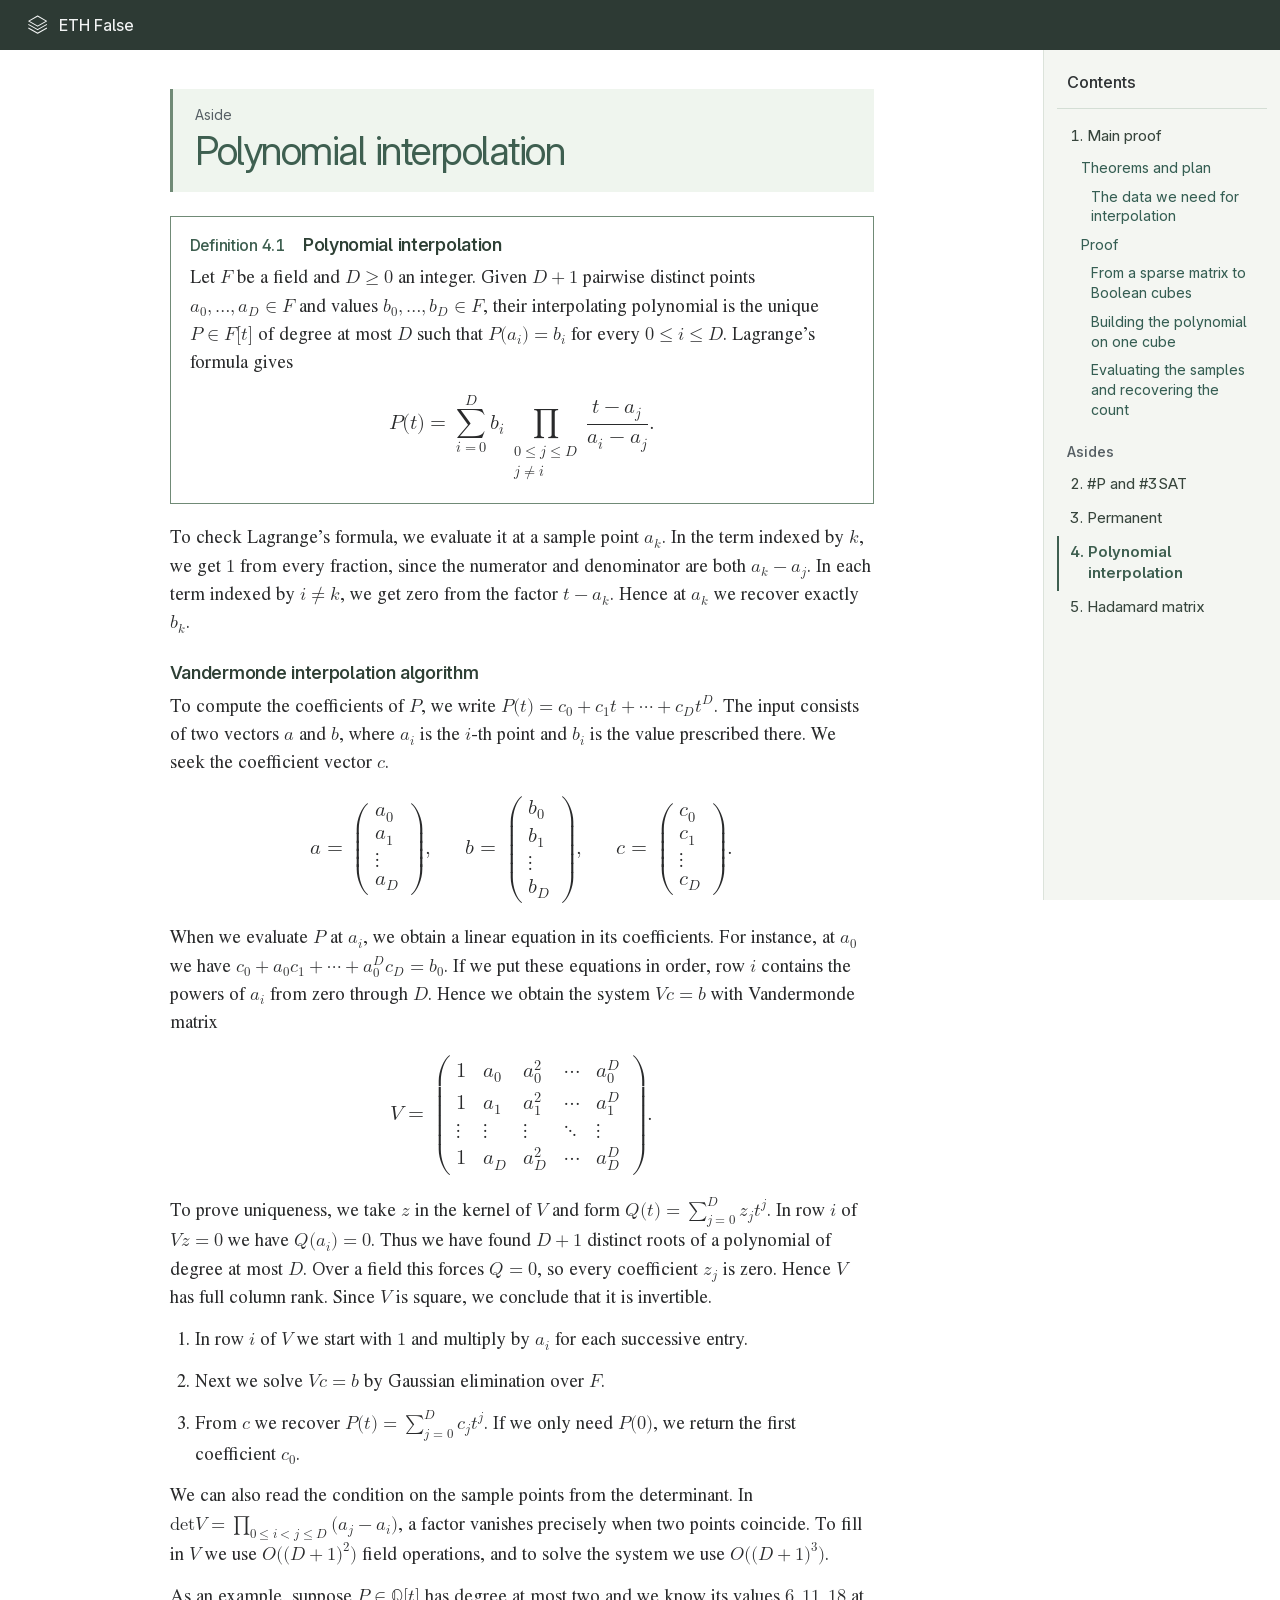
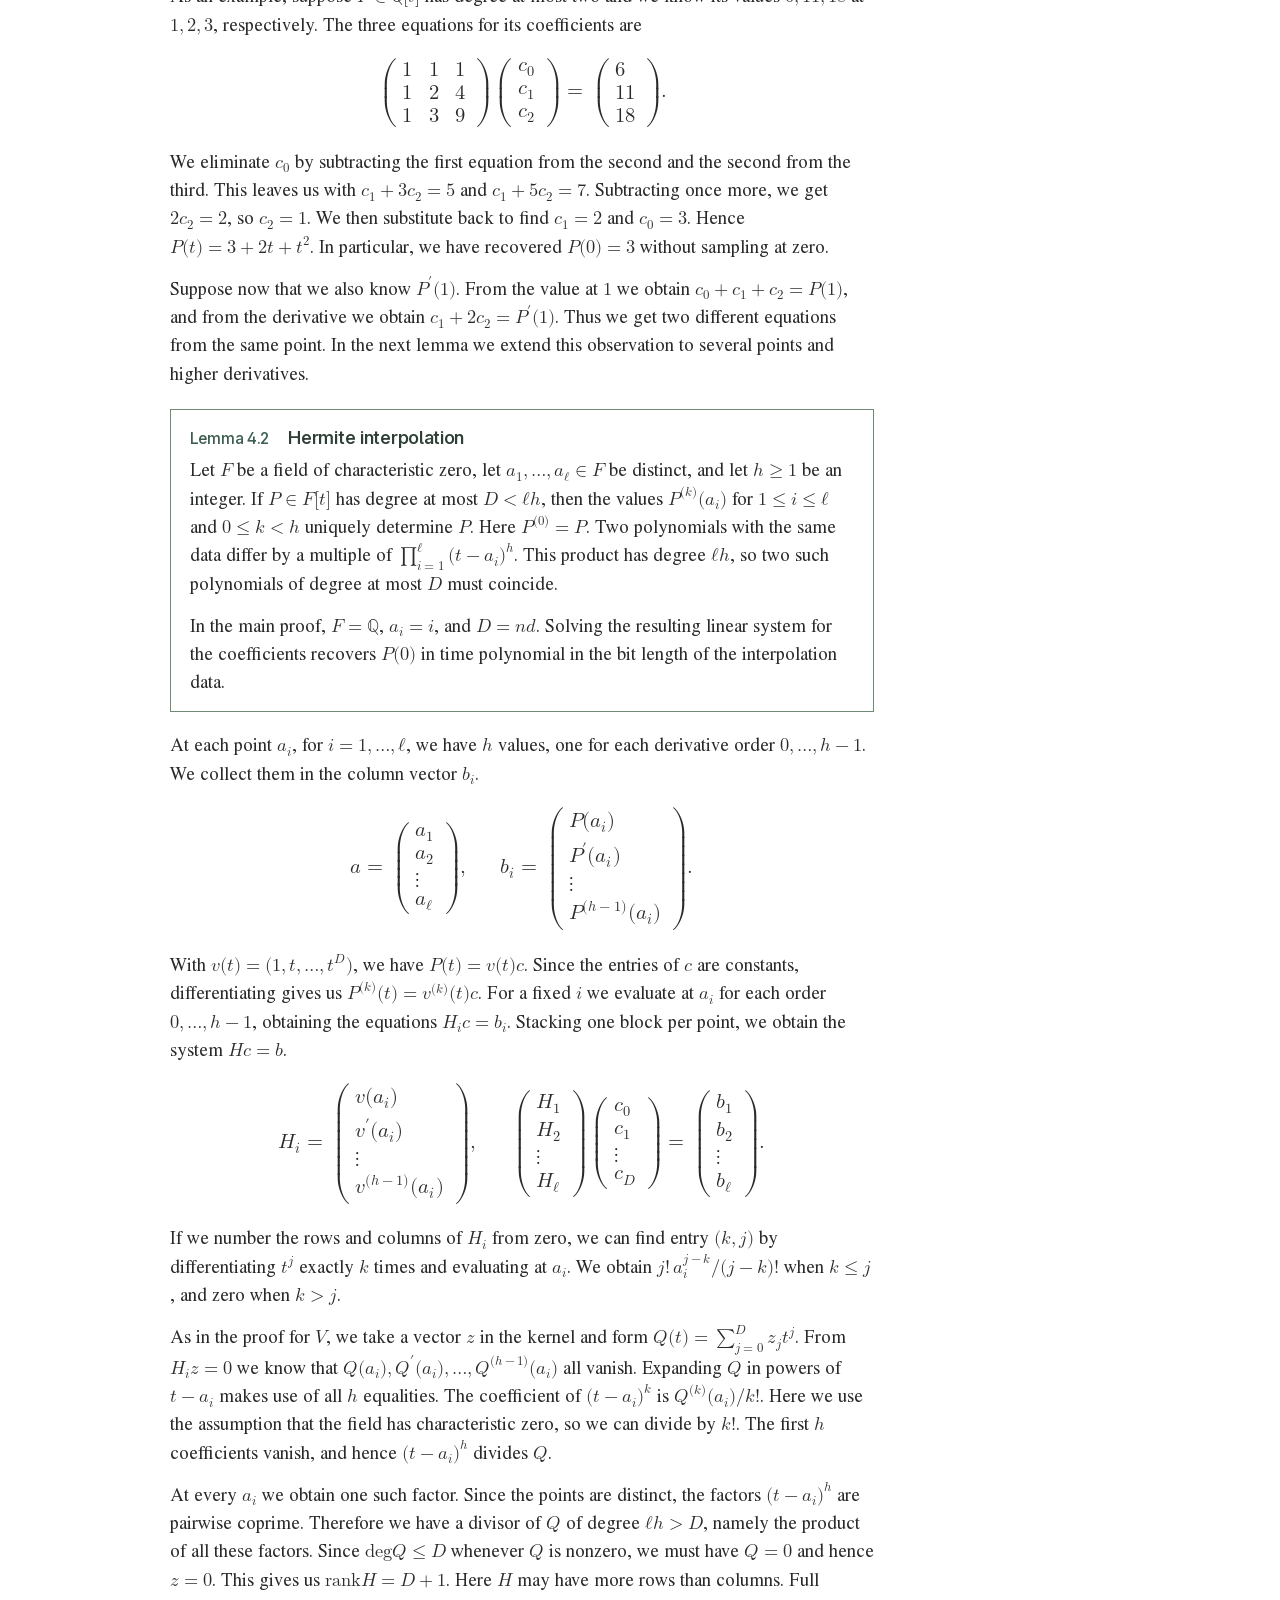
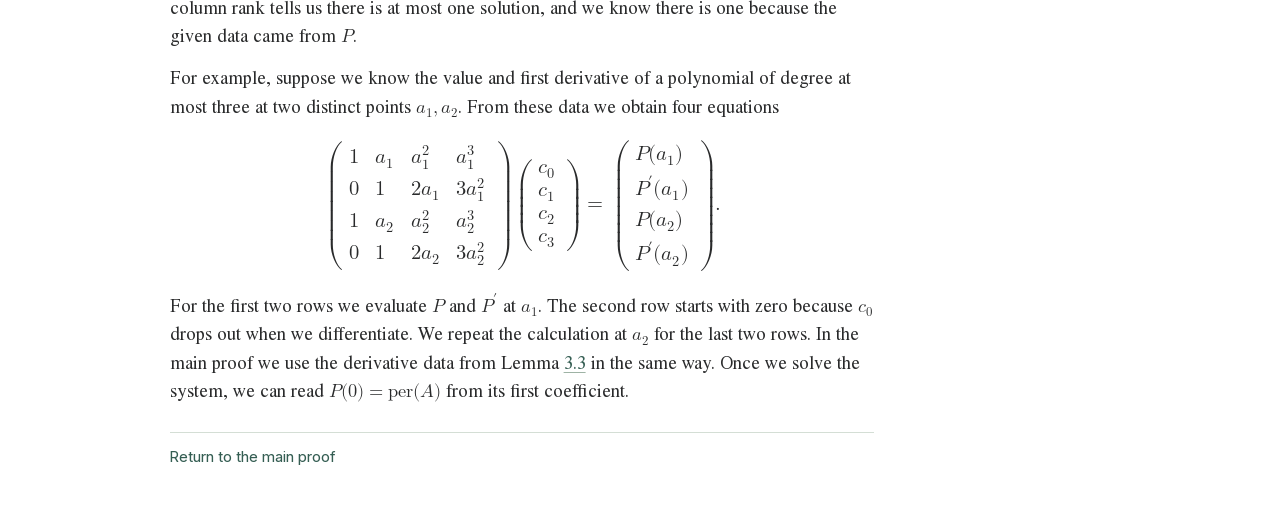
<file: docs/asides/polynomial-interpolation/index.html>
<!doctype html>
<html lang="en" data-layout="sage"><head>
<meta charset="utf-8"><meta name="viewport" content="width=device-width, initial-scale=1">
<title>Polynomial interpolation · ETH False</title>
<link rel="icon" href="../../assets/folio.svg" type="image/svg+xml">
<link rel="stylesheet" href="../../styles.css?v=b2d3d25b8493">
<link rel="stylesheet" href="../../paper.css?v=68a6af0264e8">
<script type="module" src="../../paper.mjs"></script></head>
<body class="paper-reader"><a class="skip" href="#main">Skip to text</a>
<header class="masthead"><a class="paper-name" href="../../"><svg class="folio-mark" viewBox="0 0 36 36" aria-hidden="true"><path d="m3 12 15-8.5L33 12l-15 8.5zM3 18l15 8.5L33 18M3 24l15 8.5L33 24"/></svg><span>ETH False</span></a>
<div class="header-menus"><details class="menu contents-menu"><summary>Contents <svg class="chevron" viewBox="0 0 16 16" aria-hidden="true"><path d="m4 6 4 4 4-4"/></svg></summary>
<nav class="menu-panel" aria-label="Paper contents"><ul class="paper-outline"><li><a href="../../"><span>1.</span> Main proof</a><ul class="on-page"><li><a href="../../#eth-false">Theorems and plan</a><ul class="on-page"><li><a href="../../#sec:interpolation-goal">The data we need for interpolation</a></li></ul></li><li><a href="../../#proof">Proof</a><ul class="on-page"><li><a href="../../#sec:vertex-words">From a sparse matrix to Boolean cubes</a></li><li><a href="../../#sec:cube-polynomial">Building the polynomial on one cube</a></li><li><a href="../../#sec:sample-evaluation">Evaluating the samples and recovering the count</a></li></ul></li></ul></li></ul><p class="outline-label">Asides</p><ul class="paper-outline"><li><a href="../sharp-p/"><span>2.</span> #P and #3SAT</a></li><li><a href="../permanent/"><span>3.</span> Permanent</a></li><li><a href="./" aria-current="page"><span>4.</span> Polynomial interpolation</a></li><li><a href="../hadamard-matrix/"><span>5.</span> Hadamard matrix</a></li></ul></nav></details></div></header>
<div class="reader-shell"><aside class="rail"><nav aria-label="Paper contents"><h2>Contents</h2><ul class="paper-outline"><li><a href="../../"><span>1.</span> Main proof</a><ul class="on-page"><li><a href="../../#eth-false">Theorems and plan</a><ul class="on-page"><li><a href="../../#sec:interpolation-goal">The data we need for interpolation</a></li></ul></li><li><a href="../../#proof">Proof</a><ul class="on-page"><li><a href="../../#sec:vertex-words">From a sparse matrix to Boolean cubes</a></li><li><a href="../../#sec:cube-polynomial">Building the polynomial on one cube</a></li><li><a href="../../#sec:sample-evaluation">Evaluating the samples and recovering the count</a></li></ul></li></ul></li></ul><p class="outline-label">Asides</p><ul class="paper-outline"><li><a href="../sharp-p/"><span>2.</span> #P and #3SAT</a></li><li><a href="../permanent/"><span>3.</span> Permanent</a></li><li><a href="./" aria-current="page"><span>4.</span> Polynomial interpolation</a></li><li><a href="../hadamard-matrix/"><span>5.</span> Hadamard matrix</a></li></ul></nav></aside>
<main id="main"><article class="chapter"><header class="chapter-heading">
<p>Aside</p><h1 id="aside-polynomial-interpolation">Polynomial interpolation</h1></header>
<section id="def:interpolation" class="result-title definition">
<h2 class="result-title"><span class="result-number">Definition 4.1</span> Polynomial interpolation</h2>
<p>  Let <math display="inline" xmlns="http://www.w3.org/1998/Math/MathML"><semantics><mi>F</mi><annotation encoding="application/x-tex">F</annotation></semantics></math> be a field and <math display="inline" xmlns="http://www.w3.org/1998/Math/MathML"><semantics><mrow><mi>D</mi><mo>≥</mo><mn>0</mn></mrow><annotation encoding="application/x-tex">D\ge 0</annotation></semantics></math> an integer. Given <math display="inline" xmlns="http://www.w3.org/1998/Math/MathML"><semantics><mrow><mi>D</mi><mo>+</mo><mn>1</mn></mrow><annotation encoding="application/x-tex">D+1</annotation></semantics></math> pairwise distinct points <math display="inline" xmlns="http://www.w3.org/1998/Math/MathML"><semantics><mrow><msub><mi>a</mi><mn>0</mn></msub><mo>,</mo><mi>…</mi><mo>,</mo><msub><mi>a</mi><mi>D</mi></msub><mo>∈</mo><mi>F</mi></mrow><annotation encoding="application/x-tex">a_0,\ldots,a_D\in F</annotation></semantics></math> and values <math display="inline" xmlns="http://www.w3.org/1998/Math/MathML"><semantics><mrow><msub><mi>b</mi><mn>0</mn></msub><mo>,</mo><mi>…</mi><mo>,</mo><msub><mi>b</mi><mi>D</mi></msub><mo>∈</mo><mi>F</mi></mrow><annotation encoding="application/x-tex">b_0,\ldots,b_D\in F</annotation></semantics></math>, their interpolating polynomial is the unique <math display="inline" xmlns="http://www.w3.org/1998/Math/MathML"><semantics><mrow><mi>P</mi><mo>∈</mo><mi>F</mi><mo stretchy="false" form="prefix">[</mo><mi>t</mi><mo stretchy="false" form="postfix">]</mo></mrow><annotation encoding="application/x-tex">P\in F[t]</annotation></semantics></math> of degree at most <math display="inline" xmlns="http://www.w3.org/1998/Math/MathML"><semantics><mi>D</mi><annotation encoding="application/x-tex">D</annotation></semantics></math> such that <math display="inline" xmlns="http://www.w3.org/1998/Math/MathML"><semantics><mrow><mi>P</mi><mo stretchy="false" form="prefix">(</mo><msub><mi>a</mi><mi>i</mi></msub><mo stretchy="false" form="postfix">)</mo><mo>=</mo><msub><mi>b</mi><mi>i</mi></msub></mrow><annotation encoding="application/x-tex">P(a_i)=b_i</annotation></semantics></math> for every <math display="inline" xmlns="http://www.w3.org/1998/Math/MathML"><semantics><mrow><mn>0</mn><mo>≤</mo><mi>i</mi><mo>≤</mo><mi>D</mi></mrow><annotation encoding="application/x-tex">0\le i\le D</annotation></semantics></math>. Lagrange’s formula gives </p>
<div class="math-scroll">
<math display="block" xmlns="http://www.w3.org/1998/Math/MathML"><semantics><mrow><mi>P</mi><mo stretchy="false" form="prefix">(</mo><mi>t</mi><mo stretchy="false" form="postfix">)</mo><mo>=</mo><munderover><mo>∑</mo><mrow><mi>i</mi><mo>=</mo><mn>0</mn></mrow><mi>D</mi></munderover><msub><mi>b</mi><mi>i</mi></msub><munder><mo>∏</mo><mtable><mtr><mtd columnalign="center" style="text-align: center"><mrow><mn>0</mn><mo>≤</mo><mi>j</mi><mo>≤</mo><mi>D</mi></mrow></mtd></mtr><mtr><mtd columnalign="center" style="text-align: center"><mrow><mi>j</mi><mo>≠</mo><mi>i</mi></mrow></mtd></mtr></mtable></munder><mfrac><mrow><mi>t</mi><mo>−</mo><msub><mi>a</mi><mi>j</mi></msub></mrow><mrow><msub><mi>a</mi><mi>i</mi></msub><mo>−</mo><msub><mi>a</mi><mi>j</mi></msub></mrow></mfrac><mi>.</mi></mrow><annotation encoding="application/x-tex">P(t)=\sum_{i=0}^{D} b_i
    \prod_{\substack{0\le j\le D\\j\ne i}}\frac{t-a_j}{a_i-a_j}.</annotation></semantics></math>
</div>
</section>
<p>To check Lagrange’s formula, we evaluate it at a sample point <math display="inline" xmlns="http://www.w3.org/1998/Math/MathML"><semantics><msub><mi>a</mi><mi>k</mi></msub><annotation encoding="application/x-tex">a_k</annotation></semantics></math>. In the term indexed by <math display="inline" xmlns="http://www.w3.org/1998/Math/MathML"><semantics><mi>k</mi><annotation encoding="application/x-tex">k</annotation></semantics></math>, we get <math display="inline" xmlns="http://www.w3.org/1998/Math/MathML"><semantics><mn>1</mn><annotation encoding="application/x-tex">1</annotation></semantics></math> from every fraction, since the numerator and denominator are both <math display="inline" xmlns="http://www.w3.org/1998/Math/MathML"><semantics><mrow><msub><mi>a</mi><mi>k</mi></msub><mo>−</mo><msub><mi>a</mi><mi>j</mi></msub></mrow><annotation encoding="application/x-tex">a_k-a_j</annotation></semantics></math>. In each term indexed by <math display="inline" xmlns="http://www.w3.org/1998/Math/MathML"><semantics><mrow><mi>i</mi><mo>≠</mo><mi>k</mi></mrow><annotation encoding="application/x-tex">i\ne k</annotation></semantics></math>, we get zero from the factor <math display="inline" xmlns="http://www.w3.org/1998/Math/MathML"><semantics><mrow><mi>t</mi><mo>−</mo><msub><mi>a</mi><mi>k</mi></msub></mrow><annotation encoding="application/x-tex">t-a_k</annotation></semantics></math>. Hence at <math display="inline" xmlns="http://www.w3.org/1998/Math/MathML"><semantics><msub><mi>a</mi><mi>k</mi></msub><annotation encoding="application/x-tex">a_k</annotation></semantics></math> we recover exactly <math display="inline" xmlns="http://www.w3.org/1998/Math/MathML"><semantics><msub><mi>b</mi><mi>k</mi></msub><annotation encoding="application/x-tex">b_k</annotation></semantics></math>.</p>
<h2 class="unnumbered" id="alg:vandermonde">Vandermonde interpolation algorithm</h2>
<p>To compute the coefficients of <math display="inline" xmlns="http://www.w3.org/1998/Math/MathML"><semantics><mi>P</mi><annotation encoding="application/x-tex">P</annotation></semantics></math>, we write <math display="inline" xmlns="http://www.w3.org/1998/Math/MathML"><semantics><mrow><mi>P</mi><mo stretchy="false" form="prefix">(</mo><mi>t</mi><mo stretchy="false" form="postfix">)</mo><mo>=</mo><msub><mi>c</mi><mn>0</mn></msub><mo>+</mo><msub><mi>c</mi><mn>1</mn></msub><mi>t</mi><mo>+</mo><mi>⋯</mi><mo>+</mo><msub><mi>c</mi><mi>D</mi></msub><msup><mi>t</mi><mi>D</mi></msup></mrow><annotation encoding="application/x-tex">P(t)=c_0+c_1t+\cdots+c_Dt^D</annotation></semantics></math>. The input consists of two vectors <math display="inline" xmlns="http://www.w3.org/1998/Math/MathML"><semantics><mi>a</mi><annotation encoding="application/x-tex">a</annotation></semantics></math> and <math display="inline" xmlns="http://www.w3.org/1998/Math/MathML"><semantics><mi>b</mi><annotation encoding="application/x-tex">b</annotation></semantics></math>, where <math display="inline" xmlns="http://www.w3.org/1998/Math/MathML"><semantics><msub><mi>a</mi><mi>i</mi></msub><annotation encoding="application/x-tex">a_i</annotation></semantics></math> is the <math display="inline" xmlns="http://www.w3.org/1998/Math/MathML"><semantics><mi>i</mi><annotation encoding="application/x-tex">i</annotation></semantics></math>-th point and <math display="inline" xmlns="http://www.w3.org/1998/Math/MathML"><semantics><msub><mi>b</mi><mi>i</mi></msub><annotation encoding="application/x-tex">b_i</annotation></semantics></math> is the value prescribed there. We seek the coefficient vector <math display="inline" xmlns="http://www.w3.org/1998/Math/MathML"><semantics><mi>c</mi><annotation encoding="application/x-tex">c</annotation></semantics></math>.</p>
<div class="equation-sequence">
<div class="math-scroll">
<math display="block" xmlns="http://www.w3.org/1998/Math/MathML"><semantics><mrow><mi>a</mi><mo>=</mo><mrow><mo stretchy="true" form="prefix">(</mo><mtable><mtr><mtd columnalign="center" style="text-align: center"><msub><mi>a</mi><mn>0</mn></msub></mtd></mtr><mtr><mtd columnalign="center" style="text-align: center"><msub><mi>a</mi><mn>1</mn></msub></mtd></mtr><mtr><mtd columnalign="center" style="text-align: center"><mi>⋮</mi></mtd></mtr><mtr><mtd columnalign="center" style="text-align: center"><msub><mi>a</mi><mi>D</mi></msub></mtd></mtr></mtable><mo stretchy="true" form="postfix">)</mo></mrow><mo>,</mo></mrow><annotation encoding="application/x-tex">a=\begin{pmatrix}a_0\\a_1\\\vdots\\a_D\end{pmatrix},</annotation></semantics></math>
</div>
<div class="math-scroll">
<math display="block" xmlns="http://www.w3.org/1998/Math/MathML"><semantics><mrow><mi>b</mi><mo>=</mo><mrow><mo stretchy="true" form="prefix">(</mo><mtable><mtr><mtd columnalign="center" style="text-align: center"><msub><mi>b</mi><mn>0</mn></msub></mtd></mtr><mtr><mtd columnalign="center" style="text-align: center"><msub><mi>b</mi><mn>1</mn></msub></mtd></mtr><mtr><mtd columnalign="center" style="text-align: center"><mi>⋮</mi></mtd></mtr><mtr><mtd columnalign="center" style="text-align: center"><msub><mi>b</mi><mi>D</mi></msub></mtd></mtr></mtable><mo stretchy="true" form="postfix">)</mo></mrow><mo>,</mo></mrow><annotation encoding="application/x-tex">b=\begin{pmatrix}b_0\\b_1\\\vdots\\b_D\end{pmatrix},</annotation></semantics></math>
</div>
<div class="math-scroll">
<math display="block" xmlns="http://www.w3.org/1998/Math/MathML"><semantics><mrow><mi>c</mi><mo>=</mo><mrow><mo stretchy="true" form="prefix">(</mo><mtable><mtr><mtd columnalign="center" style="text-align: center"><msub><mi>c</mi><mn>0</mn></msub></mtd></mtr><mtr><mtd columnalign="center" style="text-align: center"><msub><mi>c</mi><mn>1</mn></msub></mtd></mtr><mtr><mtd columnalign="center" style="text-align: center"><mi>⋮</mi></mtd></mtr><mtr><mtd columnalign="center" style="text-align: center"><msub><mi>c</mi><mi>D</mi></msub></mtd></mtr></mtable><mo stretchy="true" form="postfix">)</mo></mrow><mi>.</mi></mrow><annotation encoding="application/x-tex">c=\begin{pmatrix}c_0\\c_1\\\vdots\\c_D\end{pmatrix}.</annotation></semantics></math>
</div>
</div>
<p>When we evaluate <math display="inline" xmlns="http://www.w3.org/1998/Math/MathML"><semantics><mi>P</mi><annotation encoding="application/x-tex">P</annotation></semantics></math> at <math display="inline" xmlns="http://www.w3.org/1998/Math/MathML"><semantics><msub><mi>a</mi><mi>i</mi></msub><annotation encoding="application/x-tex">a_i</annotation></semantics></math>, we obtain a linear equation in its coefficients. For instance, at <math display="inline" xmlns="http://www.w3.org/1998/Math/MathML"><semantics><msub><mi>a</mi><mn>0</mn></msub><annotation encoding="application/x-tex">a_0</annotation></semantics></math> we have <math display="inline" xmlns="http://www.w3.org/1998/Math/MathML"><semantics><mrow><msub><mi>c</mi><mn>0</mn></msub><mo>+</mo><msub><mi>a</mi><mn>0</mn></msub><msub><mi>c</mi><mn>1</mn></msub><mo>+</mo><mi>⋯</mi><mo>+</mo><msubsup><mi>a</mi><mn>0</mn><mi>D</mi></msubsup><msub><mi>c</mi><mi>D</mi></msub><mo>=</mo><msub><mi>b</mi><mn>0</mn></msub></mrow><annotation encoding="application/x-tex">c_0+a_0c_1+\cdots+a_0^Dc_D=b_0</annotation></semantics></math>. If we put these equations in order, row <math display="inline" xmlns="http://www.w3.org/1998/Math/MathML"><semantics><mi>i</mi><annotation encoding="application/x-tex">i</annotation></semantics></math> contains the powers of <math display="inline" xmlns="http://www.w3.org/1998/Math/MathML"><semantics><msub><mi>a</mi><mi>i</mi></msub><annotation encoding="application/x-tex">a_i</annotation></semantics></math> from zero through <math display="inline" xmlns="http://www.w3.org/1998/Math/MathML"><semantics><mi>D</mi><annotation encoding="application/x-tex">D</annotation></semantics></math>. Hence we obtain the system <math display="inline" xmlns="http://www.w3.org/1998/Math/MathML"><semantics><mrow><mi>V</mi><mi>c</mi><mo>=</mo><mi>b</mi></mrow><annotation encoding="application/x-tex">Vc=b</annotation></semantics></math> with Vandermonde matrix </p>
<div class="math-scroll">
<math display="block" xmlns="http://www.w3.org/1998/Math/MathML"><semantics><mrow><mi>V</mi><mo>=</mo><mrow><mo stretchy="true" form="prefix">(</mo><mtable><mtr><mtd columnalign="center" style="text-align: center"><mn>1</mn></mtd><mtd columnalign="center" style="text-align: center"><msub><mi>a</mi><mn>0</mn></msub></mtd><mtd columnalign="center" style="text-align: center"><msubsup><mi>a</mi><mn>0</mn><mn>2</mn></msubsup></mtd><mtd columnalign="center" style="text-align: center"><mi>⋯</mi></mtd><mtd columnalign="center" style="text-align: center"><msubsup><mi>a</mi><mn>0</mn><mi>D</mi></msubsup></mtd></mtr><mtr><mtd columnalign="center" style="text-align: center"><mn>1</mn></mtd><mtd columnalign="center" style="text-align: center"><msub><mi>a</mi><mn>1</mn></msub></mtd><mtd columnalign="center" style="text-align: center"><msubsup><mi>a</mi><mn>1</mn><mn>2</mn></msubsup></mtd><mtd columnalign="center" style="text-align: center"><mi>⋯</mi></mtd><mtd columnalign="center" style="text-align: center"><msubsup><mi>a</mi><mn>1</mn><mi>D</mi></msubsup></mtd></mtr><mtr><mtd columnalign="center" style="text-align: center"><mi>⋮</mi></mtd><mtd columnalign="center" style="text-align: center"><mi>⋮</mi></mtd><mtd columnalign="center" style="text-align: center"><mi>⋮</mi></mtd><mtd columnalign="center" style="text-align: center"><mo>⋱</mo></mtd><mtd columnalign="center" style="text-align: center"><mi>⋮</mi></mtd></mtr><mtr><mtd columnalign="center" style="text-align: center"><mn>1</mn></mtd><mtd columnalign="center" style="text-align: center"><msub><mi>a</mi><mi>D</mi></msub></mtd><mtd columnalign="center" style="text-align: center"><msubsup><mi>a</mi><mi>D</mi><mn>2</mn></msubsup></mtd><mtd columnalign="center" style="text-align: center"><mi>⋯</mi></mtd><mtd columnalign="center" style="text-align: center"><msubsup><mi>a</mi><mi>D</mi><mi>D</mi></msubsup></mtd></mtr></mtable><mo stretchy="true" form="postfix">)</mo></mrow><mi>.</mi></mrow><annotation encoding="application/x-tex">V=\begin{pmatrix}
        1 &amp; a_0 &amp; a_0^2 &amp; \cdots &amp; a_0^D\\
        1 &amp; a_1 &amp; a_1^2 &amp; \cdots &amp; a_1^D\\
        \vdots &amp; \vdots &amp; \vdots &amp; \ddots &amp; \vdots\\
        1 &amp; a_D &amp; a_D^2 &amp; \cdots &amp; a_D^D
    \end{pmatrix}.</annotation></semantics></math>
</div>
<p>To prove uniqueness, we take <math display="inline" xmlns="http://www.w3.org/1998/Math/MathML"><semantics><mi>z</mi><annotation encoding="application/x-tex">z</annotation></semantics></math> in the kernel of <math display="inline" xmlns="http://www.w3.org/1998/Math/MathML"><semantics><mi>V</mi><annotation encoding="application/x-tex">V</annotation></semantics></math> and form <math display="inline" xmlns="http://www.w3.org/1998/Math/MathML"><semantics><mrow><mi>Q</mi><mo stretchy="false" form="prefix">(</mo><mi>t</mi><mo stretchy="false" form="postfix">)</mo><mo>=</mo><msubsup><mo>∑</mo><mrow><mi>j</mi><mo>=</mo><mn>0</mn></mrow><mi>D</mi></msubsup><msub><mi>z</mi><mi>j</mi></msub><msup><mi>t</mi><mi>j</mi></msup></mrow><annotation encoding="application/x-tex">Q(t)=\sum_{j=0}^D z_jt^j</annotation></semantics></math>. In row <math display="inline" xmlns="http://www.w3.org/1998/Math/MathML"><semantics><mi>i</mi><annotation encoding="application/x-tex">i</annotation></semantics></math> of <math display="inline" xmlns="http://www.w3.org/1998/Math/MathML"><semantics><mrow><mi>V</mi><mi>z</mi><mo>=</mo><mn>0</mn></mrow><annotation encoding="application/x-tex">Vz=0</annotation></semantics></math> we have <math display="inline" xmlns="http://www.w3.org/1998/Math/MathML"><semantics><mrow><mi>Q</mi><mo stretchy="false" form="prefix">(</mo><msub><mi>a</mi><mi>i</mi></msub><mo stretchy="false" form="postfix">)</mo><mo>=</mo><mn>0</mn></mrow><annotation encoding="application/x-tex">Q(a_i)=0</annotation></semantics></math>. Thus we have found <math display="inline" xmlns="http://www.w3.org/1998/Math/MathML"><semantics><mrow><mi>D</mi><mo>+</mo><mn>1</mn></mrow><annotation encoding="application/x-tex">D+1</annotation></semantics></math> distinct roots of a polynomial of degree at most <math display="inline" xmlns="http://www.w3.org/1998/Math/MathML"><semantics><mi>D</mi><annotation encoding="application/x-tex">D</annotation></semantics></math>. Over a field this forces <math display="inline" xmlns="http://www.w3.org/1998/Math/MathML"><semantics><mrow><mi>Q</mi><mo>=</mo><mn>0</mn></mrow><annotation encoding="application/x-tex">Q=0</annotation></semantics></math>, so every coefficient <math display="inline" xmlns="http://www.w3.org/1998/Math/MathML"><semantics><msub><mi>z</mi><mi>j</mi></msub><annotation encoding="application/x-tex">z_j</annotation></semantics></math> is zero. Hence <math display="inline" xmlns="http://www.w3.org/1998/Math/MathML"><semantics><mi>V</mi><annotation encoding="application/x-tex">V</annotation></semantics></math> has full column rank. Since <math display="inline" xmlns="http://www.w3.org/1998/Math/MathML"><semantics><mi>V</mi><annotation encoding="application/x-tex">V</annotation></semantics></math> is square, we conclude that it is invertible.</p>
<ol>
<li><p>In row <math display="inline" xmlns="http://www.w3.org/1998/Math/MathML"><semantics><mi>i</mi><annotation encoding="application/x-tex">i</annotation></semantics></math> of <math display="inline" xmlns="http://www.w3.org/1998/Math/MathML"><semantics><mi>V</mi><annotation encoding="application/x-tex">V</annotation></semantics></math> we start with <math display="inline" xmlns="http://www.w3.org/1998/Math/MathML"><semantics><mn>1</mn><annotation encoding="application/x-tex">1</annotation></semantics></math> and multiply by <math display="inline" xmlns="http://www.w3.org/1998/Math/MathML"><semantics><msub><mi>a</mi><mi>i</mi></msub><annotation encoding="application/x-tex">a_i</annotation></semantics></math> for each successive entry.</p></li>
<li><p>Next we solve <math display="inline" xmlns="http://www.w3.org/1998/Math/MathML"><semantics><mrow><mi>V</mi><mi>c</mi><mo>=</mo><mi>b</mi></mrow><annotation encoding="application/x-tex">Vc=b</annotation></semantics></math> by Gaussian elimination over <math display="inline" xmlns="http://www.w3.org/1998/Math/MathML"><semantics><mi>F</mi><annotation encoding="application/x-tex">F</annotation></semantics></math>.</p></li>
<li><p>From <math display="inline" xmlns="http://www.w3.org/1998/Math/MathML"><semantics><mi>c</mi><annotation encoding="application/x-tex">c</annotation></semantics></math> we recover <math display="inline" xmlns="http://www.w3.org/1998/Math/MathML"><semantics><mrow><mi>P</mi><mo stretchy="false" form="prefix">(</mo><mi>t</mi><mo stretchy="false" form="postfix">)</mo><mo>=</mo><msubsup><mo>∑</mo><mrow><mi>j</mi><mo>=</mo><mn>0</mn></mrow><mi>D</mi></msubsup><msub><mi>c</mi><mi>j</mi></msub><msup><mi>t</mi><mi>j</mi></msup></mrow><annotation encoding="application/x-tex">P(t)=\sum_{j=0}^D c_jt^j</annotation></semantics></math>. If we only need <math display="inline" xmlns="http://www.w3.org/1998/Math/MathML"><semantics><mrow><mi>P</mi><mo stretchy="false" form="prefix">(</mo><mn>0</mn><mo stretchy="false" form="postfix">)</mo></mrow><annotation encoding="application/x-tex">P(0)</annotation></semantics></math>, we return the first coefficient <math display="inline" xmlns="http://www.w3.org/1998/Math/MathML"><semantics><msub><mi>c</mi><mn>0</mn></msub><annotation encoding="application/x-tex">c_0</annotation></semantics></math>.</p></li>
</ol>
<p>We can also read the condition on the sample points from the determinant. In <math display="inline" xmlns="http://www.w3.org/1998/Math/MathML"><semantics><mrow><mrow><mi mathvariant="normal">det</mi><mo>&#8289;</mo></mrow><mi>V</mi><mo>=</mo><msub><mo>∏</mo><mrow><mn>0</mn><mo>≤</mo><mi>i</mi><mo>&lt;</mo><mi>j</mi><mo>≤</mo><mi>D</mi></mrow></msub><mo stretchy="false" form="prefix">(</mo><msub><mi>a</mi><mi>j</mi></msub><mo>−</mo><msub><mi>a</mi><mi>i</mi></msub><mo stretchy="false" form="postfix">)</mo></mrow><annotation encoding="application/x-tex">\det V=\prod_{0\le i&lt;j\le D}(a_j-a_i)</annotation></semantics></math>, a factor vanishes precisely when two points coincide. To fill in <math display="inline" xmlns="http://www.w3.org/1998/Math/MathML"><semantics><mi>V</mi><annotation encoding="application/x-tex">V</annotation></semantics></math> we use <math display="inline" xmlns="http://www.w3.org/1998/Math/MathML"><semantics><mrow><mi>O</mi><mo stretchy="false" form="prefix">(</mo><mo stretchy="false" form="prefix">(</mo><mi>D</mi><mo>+</mo><mn>1</mn><msup><mo stretchy="false" form="postfix">)</mo><mn>2</mn></msup><mo stretchy="false" form="postfix">)</mo></mrow><annotation encoding="application/x-tex">O((D+1)^2)</annotation></semantics></math> field operations, and to solve the system we use <math display="inline" xmlns="http://www.w3.org/1998/Math/MathML"><semantics><mrow><mi>O</mi><mo stretchy="false" form="prefix">(</mo><mo stretchy="false" form="prefix">(</mo><mi>D</mi><mo>+</mo><mn>1</mn><msup><mo stretchy="false" form="postfix">)</mo><mn>3</mn></msup><mo stretchy="false" form="postfix">)</mo></mrow><annotation encoding="application/x-tex">O((D+1)^3)</annotation></semantics></math>.</p>
<p>As an example, suppose <math display="inline" xmlns="http://www.w3.org/1998/Math/MathML"><semantics><mrow><mi>P</mi><mo>∈</mo><mi mathvariant="double-struck">ℚ</mi><mo stretchy="false" form="prefix">[</mo><mi>t</mi><mo stretchy="false" form="postfix">]</mo></mrow><annotation encoding="application/x-tex">P\in\mathbb Q[t]</annotation></semantics></math> has degree at most two and we know its values <math display="inline" xmlns="http://www.w3.org/1998/Math/MathML"><semantics><mrow><mn>6</mn><mo>,</mo><mn>11</mn><mo>,</mo><mn>18</mn></mrow><annotation encoding="application/x-tex">6,11,18</annotation></semantics></math> at <math display="inline" xmlns="http://www.w3.org/1998/Math/MathML"><semantics><mrow><mn>1</mn><mo>,</mo><mn>2</mn><mo>,</mo><mn>3</mn></mrow><annotation encoding="application/x-tex">1,2,3</annotation></semantics></math>, respectively. The three equations for its coefficients are </p>
<div class="math-scroll">
<math display="block" xmlns="http://www.w3.org/1998/Math/MathML"><semantics><mrow><mrow><mo stretchy="true" form="prefix">(</mo><mtable><mtr><mtd columnalign="center" style="text-align: center"><mn>1</mn></mtd><mtd columnalign="center" style="text-align: center"><mn>1</mn></mtd><mtd columnalign="center" style="text-align: center"><mn>1</mn></mtd></mtr><mtr><mtd columnalign="center" style="text-align: center"><mn>1</mn></mtd><mtd columnalign="center" style="text-align: center"><mn>2</mn></mtd><mtd columnalign="center" style="text-align: center"><mn>4</mn></mtd></mtr><mtr><mtd columnalign="center" style="text-align: center"><mn>1</mn></mtd><mtd columnalign="center" style="text-align: center"><mn>3</mn></mtd><mtd columnalign="center" style="text-align: center"><mn>9</mn></mtd></mtr></mtable><mo stretchy="true" form="postfix">)</mo></mrow><mrow><mo stretchy="true" form="prefix">(</mo><mtable><mtr><mtd columnalign="center" style="text-align: center"><msub><mi>c</mi><mn>0</mn></msub></mtd></mtr><mtr><mtd columnalign="center" style="text-align: center"><msub><mi>c</mi><mn>1</mn></msub></mtd></mtr><mtr><mtd columnalign="center" style="text-align: center"><msub><mi>c</mi><mn>2</mn></msub></mtd></mtr></mtable><mo stretchy="true" form="postfix">)</mo></mrow><mo>=</mo><mrow><mo stretchy="true" form="prefix">(</mo><mtable><mtr><mtd columnalign="center" style="text-align: center"><mn>6</mn></mtd></mtr><mtr><mtd columnalign="center" style="text-align: center"><mn>11</mn></mtd></mtr><mtr><mtd columnalign="center" style="text-align: center"><mn>18</mn></mtd></mtr></mtable><mo stretchy="true" form="postfix">)</mo></mrow><mi>.</mi></mrow><annotation encoding="application/x-tex">\begin{pmatrix}1&amp;1&amp;1\\1&amp;2&amp;4\\1&amp;3&amp;9\end{pmatrix}
    \begin{pmatrix}c_0\\c_1\\c_2\end{pmatrix}
    =\begin{pmatrix}6\\11\\18\end{pmatrix}.</annotation></semantics></math>
</div>
<p>We eliminate <math display="inline" xmlns="http://www.w3.org/1998/Math/MathML"><semantics><msub><mi>c</mi><mn>0</mn></msub><annotation encoding="application/x-tex">c_0</annotation></semantics></math> by subtracting the first equation from the second and the second from the third. This leaves us with <math display="inline" xmlns="http://www.w3.org/1998/Math/MathML"><semantics><mrow><msub><mi>c</mi><mn>1</mn></msub><mo>+</mo><mn>3</mn><msub><mi>c</mi><mn>2</mn></msub><mo>=</mo><mn>5</mn></mrow><annotation encoding="application/x-tex">c_1+3c_2=5</annotation></semantics></math> and <math display="inline" xmlns="http://www.w3.org/1998/Math/MathML"><semantics><mrow><msub><mi>c</mi><mn>1</mn></msub><mo>+</mo><mn>5</mn><msub><mi>c</mi><mn>2</mn></msub><mo>=</mo><mn>7</mn></mrow><annotation encoding="application/x-tex">c_1+5c_2=7</annotation></semantics></math>. Subtracting once more, we get <math display="inline" xmlns="http://www.w3.org/1998/Math/MathML"><semantics><mrow><mn>2</mn><msub><mi>c</mi><mn>2</mn></msub><mo>=</mo><mn>2</mn></mrow><annotation encoding="application/x-tex">2c_2=2</annotation></semantics></math>, so <math display="inline" xmlns="http://www.w3.org/1998/Math/MathML"><semantics><mrow><msub><mi>c</mi><mn>2</mn></msub><mo>=</mo><mn>1</mn></mrow><annotation encoding="application/x-tex">c_2=1</annotation></semantics></math>. We then substitute back to find <math display="inline" xmlns="http://www.w3.org/1998/Math/MathML"><semantics><mrow><msub><mi>c</mi><mn>1</mn></msub><mo>=</mo><mn>2</mn></mrow><annotation encoding="application/x-tex">c_1=2</annotation></semantics></math> and <math display="inline" xmlns="http://www.w3.org/1998/Math/MathML"><semantics><mrow><msub><mi>c</mi><mn>0</mn></msub><mo>=</mo><mn>3</mn></mrow><annotation encoding="application/x-tex">c_0=3</annotation></semantics></math>. Hence <math display="inline" xmlns="http://www.w3.org/1998/Math/MathML"><semantics><mrow><mi>P</mi><mo stretchy="false" form="prefix">(</mo><mi>t</mi><mo stretchy="false" form="postfix">)</mo><mo>=</mo><mn>3</mn><mo>+</mo><mn>2</mn><mi>t</mi><mo>+</mo><msup><mi>t</mi><mn>2</mn></msup></mrow><annotation encoding="application/x-tex">P(t)=3+2t+t^2</annotation></semantics></math>. In particular, we have recovered <math display="inline" xmlns="http://www.w3.org/1998/Math/MathML"><semantics><mrow><mi>P</mi><mo stretchy="false" form="prefix">(</mo><mn>0</mn><mo stretchy="false" form="postfix">)</mo><mo>=</mo><mn>3</mn></mrow><annotation encoding="application/x-tex">P(0)=3</annotation></semantics></math> without sampling at zero.</p>
<p>Suppose now that we also know <math display="inline" xmlns="http://www.w3.org/1998/Math/MathML"><semantics><mrow><msup><mi>P</mi><mo>′</mo></msup><mo stretchy="false" form="prefix">(</mo><mn>1</mn><mo stretchy="false" form="postfix">)</mo></mrow><annotation encoding="application/x-tex">P&#39;(1)</annotation></semantics></math>. From the value at <math display="inline" xmlns="http://www.w3.org/1998/Math/MathML"><semantics><mn>1</mn><annotation encoding="application/x-tex">1</annotation></semantics></math> we obtain <math display="inline" xmlns="http://www.w3.org/1998/Math/MathML"><semantics><mrow><msub><mi>c</mi><mn>0</mn></msub><mo>+</mo><msub><mi>c</mi><mn>1</mn></msub><mo>+</mo><msub><mi>c</mi><mn>2</mn></msub><mo>=</mo><mi>P</mi><mo stretchy="false" form="prefix">(</mo><mn>1</mn><mo stretchy="false" form="postfix">)</mo></mrow><annotation encoding="application/x-tex">c_0+c_1+c_2=P(1)</annotation></semantics></math>, and from the derivative we obtain <math display="inline" xmlns="http://www.w3.org/1998/Math/MathML"><semantics><mrow><msub><mi>c</mi><mn>1</mn></msub><mo>+</mo><mn>2</mn><msub><mi>c</mi><mn>2</mn></msub><mo>=</mo><msup><mi>P</mi><mo>′</mo></msup><mo stretchy="false" form="prefix">(</mo><mn>1</mn><mo stretchy="false" form="postfix">)</mo></mrow><annotation encoding="application/x-tex">c_1+2c_2=P&#39;(1)</annotation></semantics></math>. Thus we get two different equations from the same point. In the next lemma we extend this observation to several points and higher derivatives.</p>
<section id="lem:hermite" class="result-title lemma">
<h2 class="result-title"><span class="result-number">Lemma 4.2</span> Hermite interpolation</h2>
<p>  Let <math display="inline" xmlns="http://www.w3.org/1998/Math/MathML"><semantics><mi>F</mi><annotation encoding="application/x-tex">F</annotation></semantics></math> be a field of characteristic zero, let <math display="inline" xmlns="http://www.w3.org/1998/Math/MathML"><semantics><mrow><msub><mi>a</mi><mn>1</mn></msub><mo>,</mo><mi>…</mi><mo>,</mo><msub><mi>a</mi><mi>ℓ</mi></msub><mo>∈</mo><mi>F</mi></mrow><annotation encoding="application/x-tex">a_1,\ldots,a_\ell\in F</annotation></semantics></math> be distinct, and let <math display="inline" xmlns="http://www.w3.org/1998/Math/MathML"><semantics><mrow><mi>h</mi><mo>≥</mo><mn>1</mn></mrow><annotation encoding="application/x-tex">h\ge 1</annotation></semantics></math> be an integer. If <math display="inline" xmlns="http://www.w3.org/1998/Math/MathML"><semantics><mrow><mi>P</mi><mo>∈</mo><mi>F</mi><mo stretchy="false" form="prefix">[</mo><mi>t</mi><mo stretchy="false" form="postfix">]</mo></mrow><annotation encoding="application/x-tex">P\in F[t]</annotation></semantics></math> has degree at most <math display="inline" xmlns="http://www.w3.org/1998/Math/MathML"><semantics><mrow><mi>D</mi><mo>&lt;</mo><mi>ℓ</mi><mi>h</mi></mrow><annotation encoding="application/x-tex">D&lt;\ell h</annotation></semantics></math>, then the values <math display="inline" xmlns="http://www.w3.org/1998/Math/MathML"><semantics><mrow><msup><mi>P</mi><mrow><mo stretchy="false" form="prefix">(</mo><mi>k</mi><mo stretchy="false" form="postfix">)</mo></mrow></msup><mo stretchy="false" form="prefix">(</mo><msub><mi>a</mi><mi>i</mi></msub><mo stretchy="false" form="postfix">)</mo></mrow><annotation encoding="application/x-tex">P^{(k)}(a_i)</annotation></semantics></math> for <math display="inline" xmlns="http://www.w3.org/1998/Math/MathML"><semantics><mrow><mn>1</mn><mo>≤</mo><mi>i</mi><mo>≤</mo><mi>ℓ</mi></mrow><annotation encoding="application/x-tex">1\le i\le\ell</annotation></semantics></math> and <math display="inline" xmlns="http://www.w3.org/1998/Math/MathML"><semantics><mrow><mn>0</mn><mo>≤</mo><mi>k</mi><mo>&lt;</mo><mi>h</mi></mrow><annotation encoding="application/x-tex">0\le k&lt;h</annotation></semantics></math> uniquely determine <math display="inline" xmlns="http://www.w3.org/1998/Math/MathML"><semantics><mi>P</mi><annotation encoding="application/x-tex">P</annotation></semantics></math>. Here <math display="inline" xmlns="http://www.w3.org/1998/Math/MathML"><semantics><mrow><msup><mi>P</mi><mrow><mo stretchy="false" form="prefix">(</mo><mn>0</mn><mo stretchy="false" form="postfix">)</mo></mrow></msup><mo>=</mo><mi>P</mi></mrow><annotation encoding="application/x-tex">P^{(0)}=P</annotation></semantics></math>. Two polynomials with the same data differ by a multiple of <math display="inline" xmlns="http://www.w3.org/1998/Math/MathML"><semantics><mrow><msubsup><mo>∏</mo><mrow><mi>i</mi><mo>=</mo><mn>1</mn></mrow><mi>ℓ</mi></msubsup><mo stretchy="false" form="prefix">(</mo><mi>t</mi><mo>−</mo><msub><mi>a</mi><mi>i</mi></msub><msup><mo stretchy="false" form="postfix">)</mo><mi>h</mi></msup></mrow><annotation encoding="application/x-tex">\prod_{i=1}^{\ell}(t-a_i)^h</annotation></semantics></math>. This product has degree <math display="inline" xmlns="http://www.w3.org/1998/Math/MathML"><semantics><mrow><mi>ℓ</mi><mi>h</mi></mrow><annotation encoding="application/x-tex">\ell h</annotation></semantics></math>, so two such polynomials of degree at most <math display="inline" xmlns="http://www.w3.org/1998/Math/MathML"><semantics><mi>D</mi><annotation encoding="application/x-tex">D</annotation></semantics></math> must coincide.</p>
<p>In the main proof, <math display="inline" xmlns="http://www.w3.org/1998/Math/MathML"><semantics><mrow><mi>F</mi><mo>=</mo><mi mathvariant="double-struck">ℚ</mi></mrow><annotation encoding="application/x-tex">F=\mathbb Q</annotation></semantics></math>, <math display="inline" xmlns="http://www.w3.org/1998/Math/MathML"><semantics><mrow><msub><mi>a</mi><mi>i</mi></msub><mo>=</mo><mi>i</mi></mrow><annotation encoding="application/x-tex">a_i=i</annotation></semantics></math>, and <math display="inline" xmlns="http://www.w3.org/1998/Math/MathML"><semantics><mrow><mi>D</mi><mo>=</mo><mi>n</mi><mi>d</mi></mrow><annotation encoding="application/x-tex">D=nd</annotation></semantics></math>. Solving the resulting linear system for the coefficients recovers <math display="inline" xmlns="http://www.w3.org/1998/Math/MathML"><semantics><mrow><mi>P</mi><mo stretchy="false" form="prefix">(</mo><mn>0</mn><mo stretchy="false" form="postfix">)</mo></mrow><annotation encoding="application/x-tex">P(0)</annotation></semantics></math> in time polynomial in the bit length of the interpolation data.</p>
</section>
<p>At each point <math display="inline" xmlns="http://www.w3.org/1998/Math/MathML"><semantics><msub><mi>a</mi><mi>i</mi></msub><annotation encoding="application/x-tex">a_i</annotation></semantics></math>, for <math display="inline" xmlns="http://www.w3.org/1998/Math/MathML"><semantics><mrow><mi>i</mi><mo>=</mo><mn>1</mn><mo>,</mo><mi>…</mi><mo>,</mo><mi>ℓ</mi></mrow><annotation encoding="application/x-tex">i=1,\ldots,\ell</annotation></semantics></math>, we have <math display="inline" xmlns="http://www.w3.org/1998/Math/MathML"><semantics><mi>h</mi><annotation encoding="application/x-tex">h</annotation></semantics></math> values, one for each derivative order <math display="inline" xmlns="http://www.w3.org/1998/Math/MathML"><semantics><mrow><mn>0</mn><mo>,</mo><mi>…</mi><mo>,</mo><mi>h</mi><mo>−</mo><mn>1</mn></mrow><annotation encoding="application/x-tex">0,\ldots,h-1</annotation></semantics></math>. We collect them in the column vector <math display="inline" xmlns="http://www.w3.org/1998/Math/MathML"><semantics><msub><mi>b</mi><mi>i</mi></msub><annotation encoding="application/x-tex">b_i</annotation></semantics></math>. </p>
<div class="equation-sequence">
<div class="math-scroll">
<math display="block" xmlns="http://www.w3.org/1998/Math/MathML"><semantics><mrow><mi>a</mi><mo>=</mo><mrow><mo stretchy="true" form="prefix">(</mo><mtable><mtr><mtd columnalign="center" style="text-align: center"><msub><mi>a</mi><mn>1</mn></msub></mtd></mtr><mtr><mtd columnalign="center" style="text-align: center"><msub><mi>a</mi><mn>2</mn></msub></mtd></mtr><mtr><mtd columnalign="center" style="text-align: center"><mi>⋮</mi></mtd></mtr><mtr><mtd columnalign="center" style="text-align: center"><msub><mi>a</mi><mi>ℓ</mi></msub></mtd></mtr></mtable><mo stretchy="true" form="postfix">)</mo></mrow><mo>,</mo></mrow><annotation encoding="application/x-tex">a=\begin{pmatrix}a_1\\a_2\\\vdots\\a_\ell\end{pmatrix},</annotation></semantics></math>
</div>
<div class="math-scroll">
<math display="block" xmlns="http://www.w3.org/1998/Math/MathML"><semantics><mrow><msub><mi>b</mi><mi>i</mi></msub><mo>=</mo><mrow><mo stretchy="true" form="prefix">(</mo><mtable><mtr><mtd columnalign="center" style="text-align: center"><mi>P</mi><mo stretchy="false" form="prefix">(</mo><msub><mi>a</mi><mi>i</mi></msub><mo stretchy="false" form="postfix">)</mo></mtd></mtr><mtr><mtd columnalign="center" style="text-align: center"><msup><mi>P</mi><mo>′</mo></msup><mo stretchy="false" form="prefix">(</mo><msub><mi>a</mi><mi>i</mi></msub><mo stretchy="false" form="postfix">)</mo></mtd></mtr><mtr><mtd columnalign="center" style="text-align: center"><mi>⋮</mi></mtd></mtr><mtr><mtd columnalign="center" style="text-align: center"><msup><mi>P</mi><mrow><mo stretchy="false" form="prefix">(</mo><mi>h</mi><mo>−</mo><mn>1</mn><mo stretchy="false" form="postfix">)</mo></mrow></msup><mo stretchy="false" form="prefix">(</mo><msub><mi>a</mi><mi>i</mi></msub><mo stretchy="false" form="postfix">)</mo></mtd></mtr></mtable><mo stretchy="true" form="postfix">)</mo></mrow><mi>.</mi></mrow><annotation encoding="application/x-tex">b_i=\begin{pmatrix}
        P(a_i)\\P&#39;(a_i)\\\vdots\\P^{(h-1)}(a_i)
    \end{pmatrix}.</annotation></semantics></math>
</div>
</div>
<p>With <math display="inline" xmlns="http://www.w3.org/1998/Math/MathML"><semantics><mrow><mi>v</mi><mo stretchy="false" form="prefix">(</mo><mi>t</mi><mo stretchy="false" form="postfix">)</mo><mo>=</mo><mo stretchy="false" form="prefix">(</mo><mn>1</mn><mo>,</mo><mi>t</mi><mo>,</mo><mi>…</mi><mo>,</mo><msup><mi>t</mi><mi>D</mi></msup><mo stretchy="false" form="postfix">)</mo></mrow><annotation encoding="application/x-tex">v(t)=(1,t,\ldots,t^D)</annotation></semantics></math>, we have <math display="inline" xmlns="http://www.w3.org/1998/Math/MathML"><semantics><mrow><mi>P</mi><mo stretchy="false" form="prefix">(</mo><mi>t</mi><mo stretchy="false" form="postfix">)</mo><mo>=</mo><mi>v</mi><mo stretchy="false" form="prefix">(</mo><mi>t</mi><mo stretchy="false" form="postfix">)</mo><mi>c</mi></mrow><annotation encoding="application/x-tex">P(t)=v(t)c</annotation></semantics></math>. Since the entries of <math display="inline" xmlns="http://www.w3.org/1998/Math/MathML"><semantics><mi>c</mi><annotation encoding="application/x-tex">c</annotation></semantics></math> are constants, differentiating gives us <math display="inline" xmlns="http://www.w3.org/1998/Math/MathML"><semantics><mrow><msup><mi>P</mi><mrow><mo stretchy="false" form="prefix">(</mo><mi>k</mi><mo stretchy="false" form="postfix">)</mo></mrow></msup><mo stretchy="false" form="prefix">(</mo><mi>t</mi><mo stretchy="false" form="postfix">)</mo><mo>=</mo><msup><mi>v</mi><mrow><mo stretchy="false" form="prefix">(</mo><mi>k</mi><mo stretchy="false" form="postfix">)</mo></mrow></msup><mo stretchy="false" form="prefix">(</mo><mi>t</mi><mo stretchy="false" form="postfix">)</mo><mi>c</mi></mrow><annotation encoding="application/x-tex">P^{(k)}(t)=v^{(k)}(t)c</annotation></semantics></math>. For a fixed <math display="inline" xmlns="http://www.w3.org/1998/Math/MathML"><semantics><mi>i</mi><annotation encoding="application/x-tex">i</annotation></semantics></math> we evaluate at <math display="inline" xmlns="http://www.w3.org/1998/Math/MathML"><semantics><msub><mi>a</mi><mi>i</mi></msub><annotation encoding="application/x-tex">a_i</annotation></semantics></math> for each order <math display="inline" xmlns="http://www.w3.org/1998/Math/MathML"><semantics><mrow><mn>0</mn><mo>,</mo><mi>…</mi><mo>,</mo><mi>h</mi><mo>−</mo><mn>1</mn></mrow><annotation encoding="application/x-tex">0,\ldots,h-1</annotation></semantics></math>, obtaining the equations <math display="inline" xmlns="http://www.w3.org/1998/Math/MathML"><semantics><mrow><msub><mi>H</mi><mi>i</mi></msub><mi>c</mi><mo>=</mo><msub><mi>b</mi><mi>i</mi></msub></mrow><annotation encoding="application/x-tex">H_i c=b_i</annotation></semantics></math>. Stacking one block per point, we obtain the system <math display="inline" xmlns="http://www.w3.org/1998/Math/MathML"><semantics><mrow><mi>H</mi><mi>c</mi><mo>=</mo><mi>b</mi></mrow><annotation encoding="application/x-tex">Hc=b</annotation></semantics></math>. </p>
<div class="equation-sequence">
<div class="math-scroll">
<math display="block" xmlns="http://www.w3.org/1998/Math/MathML"><semantics><mrow><msub><mi>H</mi><mi>i</mi></msub><mo>=</mo><mrow><mo stretchy="true" form="prefix">(</mo><mtable><mtr><mtd columnalign="center" style="text-align: center"><mi>v</mi><mo stretchy="false" form="prefix">(</mo><msub><mi>a</mi><mi>i</mi></msub><mo stretchy="false" form="postfix">)</mo></mtd></mtr><mtr><mtd columnalign="center" style="text-align: center"><msup><mi>v</mi><mo>′</mo></msup><mo stretchy="false" form="prefix">(</mo><msub><mi>a</mi><mi>i</mi></msub><mo stretchy="false" form="postfix">)</mo></mtd></mtr><mtr><mtd columnalign="center" style="text-align: center"><mi>⋮</mi></mtd></mtr><mtr><mtd columnalign="center" style="text-align: center"><msup><mi>v</mi><mrow><mo stretchy="false" form="prefix">(</mo><mi>h</mi><mo>−</mo><mn>1</mn><mo stretchy="false" form="postfix">)</mo></mrow></msup><mo stretchy="false" form="prefix">(</mo><msub><mi>a</mi><mi>i</mi></msub><mo stretchy="false" form="postfix">)</mo></mtd></mtr></mtable><mo stretchy="true" form="postfix">)</mo></mrow><mo>,</mo></mrow><annotation encoding="application/x-tex">H_i=\begin{pmatrix}
        v(a_i)\\v&#39;(a_i)\\\vdots\\v^{(h-1)}(a_i)
    \end{pmatrix},</annotation></semantics></math>
</div>
<div class="math-scroll">
<math display="block" xmlns="http://www.w3.org/1998/Math/MathML"><semantics><mrow><mrow><mo stretchy="true" form="prefix">(</mo><mtable><mtr><mtd columnalign="center" style="text-align: center"><msub><mi>H</mi><mn>1</mn></msub></mtd></mtr><mtr><mtd columnalign="center" style="text-align: center"><msub><mi>H</mi><mn>2</mn></msub></mtd></mtr><mtr><mtd columnalign="center" style="text-align: center"><mi>⋮</mi></mtd></mtr><mtr><mtd columnalign="center" style="text-align: center"><msub><mi>H</mi><mi>ℓ</mi></msub></mtd></mtr></mtable><mo stretchy="true" form="postfix">)</mo></mrow><mrow><mo stretchy="true" form="prefix">(</mo><mtable><mtr><mtd columnalign="center" style="text-align: center"><msub><mi>c</mi><mn>0</mn></msub></mtd></mtr><mtr><mtd columnalign="center" style="text-align: center"><msub><mi>c</mi><mn>1</mn></msub></mtd></mtr><mtr><mtd columnalign="center" style="text-align: center"><mi>⋮</mi></mtd></mtr><mtr><mtd columnalign="center" style="text-align: center"><msub><mi>c</mi><mi>D</mi></msub></mtd></mtr></mtable><mo stretchy="true" form="postfix">)</mo></mrow><mo>=</mo><mrow><mo stretchy="true" form="prefix">(</mo><mtable><mtr><mtd columnalign="center" style="text-align: center"><msub><mi>b</mi><mn>1</mn></msub></mtd></mtr><mtr><mtd columnalign="center" style="text-align: center"><msub><mi>b</mi><mn>2</mn></msub></mtd></mtr><mtr><mtd columnalign="center" style="text-align: center"><mi>⋮</mi></mtd></mtr><mtr><mtd columnalign="center" style="text-align: center"><msub><mi>b</mi><mi>ℓ</mi></msub></mtd></mtr></mtable><mo stretchy="true" form="postfix">)</mo></mrow><mi>.</mi></mrow><annotation encoding="application/x-tex">\begin{pmatrix}H_1\\H_2\\\vdots\\H_\ell\end{pmatrix}
    \begin{pmatrix}c_0\\c_1\\\vdots\\c_D\end{pmatrix}
    =
    \begin{pmatrix}b_1\\b_2\\\vdots\\b_\ell\end{pmatrix}.</annotation></semantics></math>
</div>
</div>
<p>If we number the rows and columns of <math display="inline" xmlns="http://www.w3.org/1998/Math/MathML"><semantics><msub><mi>H</mi><mi>i</mi></msub><annotation encoding="application/x-tex">H_i</annotation></semantics></math> from zero, we can find entry <math display="inline" xmlns="http://www.w3.org/1998/Math/MathML"><semantics><mrow><mo stretchy="false" form="prefix">(</mo><mi>k</mi><mo>,</mo><mi>j</mi><mo stretchy="false" form="postfix">)</mo></mrow><annotation encoding="application/x-tex">(k,j)</annotation></semantics></math> by differentiating <math display="inline" xmlns="http://www.w3.org/1998/Math/MathML"><semantics><msup><mi>t</mi><mi>j</mi></msup><annotation encoding="application/x-tex">t^j</annotation></semantics></math> exactly <math display="inline" xmlns="http://www.w3.org/1998/Math/MathML"><semantics><mi>k</mi><annotation encoding="application/x-tex">k</annotation></semantics></math> times and evaluating at <math display="inline" xmlns="http://www.w3.org/1998/Math/MathML"><semantics><msub><mi>a</mi><mi>i</mi></msub><annotation encoding="application/x-tex">a_i</annotation></semantics></math>. We obtain <math display="inline" xmlns="http://www.w3.org/1998/Math/MathML"><semantics><mrow><mi>j</mi><mi>!</mi><mspace width="0.167em"></mspace><msubsup><mi>a</mi><mi>i</mi><mrow><mi>j</mi><mo>−</mo><mi>k</mi></mrow></msubsup><mi>/</mi><mo stretchy="false" form="prefix">(</mo><mi>j</mi><mo>−</mo><mi>k</mi><mo stretchy="false" form="postfix">)</mo><mi>!</mi></mrow><annotation encoding="application/x-tex">j!\,a_i^{j-k}/(j-k)!</annotation></semantics></math> when <math display="inline" xmlns="http://www.w3.org/1998/Math/MathML"><semantics><mrow><mi>k</mi><mo>≤</mo><mi>j</mi></mrow><annotation encoding="application/x-tex">k\le j</annotation></semantics></math>, and zero when <math display="inline" xmlns="http://www.w3.org/1998/Math/MathML"><semantics><mrow><mi>k</mi><mo>&gt;</mo><mi>j</mi></mrow><annotation encoding="application/x-tex">k&gt;j</annotation></semantics></math>.</p>
<p>As in the proof for <math display="inline" xmlns="http://www.w3.org/1998/Math/MathML"><semantics><mi>V</mi><annotation encoding="application/x-tex">V</annotation></semantics></math>, we take a vector <math display="inline" xmlns="http://www.w3.org/1998/Math/MathML"><semantics><mi>z</mi><annotation encoding="application/x-tex">z</annotation></semantics></math> in the kernel and form <math display="inline" xmlns="http://www.w3.org/1998/Math/MathML"><semantics><mrow><mi>Q</mi><mo stretchy="false" form="prefix">(</mo><mi>t</mi><mo stretchy="false" form="postfix">)</mo><mo>=</mo><msubsup><mo>∑</mo><mrow><mi>j</mi><mo>=</mo><mn>0</mn></mrow><mi>D</mi></msubsup><msub><mi>z</mi><mi>j</mi></msub><msup><mi>t</mi><mi>j</mi></msup></mrow><annotation encoding="application/x-tex">Q(t)=\sum_{j=0}^D z_jt^j</annotation></semantics></math>. From <math display="inline" xmlns="http://www.w3.org/1998/Math/MathML"><semantics><mrow><msub><mi>H</mi><mi>i</mi></msub><mi>z</mi><mo>=</mo><mn>0</mn></mrow><annotation encoding="application/x-tex">H_i z=0</annotation></semantics></math> we know that <math display="inline" xmlns="http://www.w3.org/1998/Math/MathML"><semantics><mrow><mi>Q</mi><mo stretchy="false" form="prefix">(</mo><msub><mi>a</mi><mi>i</mi></msub><mo stretchy="false" form="postfix">)</mo><mo>,</mo><msup><mi>Q</mi><mo>′</mo></msup><mo stretchy="false" form="prefix">(</mo><msub><mi>a</mi><mi>i</mi></msub><mo stretchy="false" form="postfix">)</mo><mo>,</mo><mi>…</mi><mo>,</mo><msup><mi>Q</mi><mrow><mo stretchy="false" form="prefix">(</mo><mi>h</mi><mo>−</mo><mn>1</mn><mo stretchy="false" form="postfix">)</mo></mrow></msup><mo stretchy="false" form="prefix">(</mo><msub><mi>a</mi><mi>i</mi></msub><mo stretchy="false" form="postfix">)</mo></mrow><annotation encoding="application/x-tex">Q(a_i),Q&#39;(a_i),\ldots,Q^{(h-1)}(a_i)</annotation></semantics></math> all vanish. Expanding <math display="inline" xmlns="http://www.w3.org/1998/Math/MathML"><semantics><mi>Q</mi><annotation encoding="application/x-tex">Q</annotation></semantics></math> in powers of <math display="inline" xmlns="http://www.w3.org/1998/Math/MathML"><semantics><mrow><mi>t</mi><mo>−</mo><msub><mi>a</mi><mi>i</mi></msub></mrow><annotation encoding="application/x-tex">t-a_i</annotation></semantics></math> makes use of all <math display="inline" xmlns="http://www.w3.org/1998/Math/MathML"><semantics><mi>h</mi><annotation encoding="application/x-tex">h</annotation></semantics></math> equalities. The coefficient of <math display="inline" xmlns="http://www.w3.org/1998/Math/MathML"><semantics><mrow><mo stretchy="false" form="prefix">(</mo><mi>t</mi><mo>−</mo><msub><mi>a</mi><mi>i</mi></msub><msup><mo stretchy="false" form="postfix">)</mo><mi>k</mi></msup></mrow><annotation encoding="application/x-tex">(t-a_i)^k</annotation></semantics></math> is <math display="inline" xmlns="http://www.w3.org/1998/Math/MathML"><semantics><mrow><msup><mi>Q</mi><mrow><mo stretchy="false" form="prefix">(</mo><mi>k</mi><mo stretchy="false" form="postfix">)</mo></mrow></msup><mo stretchy="false" form="prefix">(</mo><msub><mi>a</mi><mi>i</mi></msub><mo stretchy="false" form="postfix">)</mo><mi>/</mi><mi>k</mi><mi>!</mi></mrow><annotation encoding="application/x-tex">Q^{(k)}(a_i)/k!</annotation></semantics></math>. Here we use the assumption that the field has characteristic zero, so we can divide by <math display="inline" xmlns="http://www.w3.org/1998/Math/MathML"><semantics><mrow><mi>k</mi><mi>!</mi></mrow><annotation encoding="application/x-tex">k!</annotation></semantics></math>. The first <math display="inline" xmlns="http://www.w3.org/1998/Math/MathML"><semantics><mi>h</mi><annotation encoding="application/x-tex">h</annotation></semantics></math> coefficients vanish, and hence <math display="inline" xmlns="http://www.w3.org/1998/Math/MathML"><semantics><mrow><mo stretchy="false" form="prefix">(</mo><mi>t</mi><mo>−</mo><msub><mi>a</mi><mi>i</mi></msub><msup><mo stretchy="false" form="postfix">)</mo><mi>h</mi></msup></mrow><annotation encoding="application/x-tex">(t-a_i)^h</annotation></semantics></math> divides <math display="inline" xmlns="http://www.w3.org/1998/Math/MathML"><semantics><mi>Q</mi><annotation encoding="application/x-tex">Q</annotation></semantics></math>.</p>
<p>At every <math display="inline" xmlns="http://www.w3.org/1998/Math/MathML"><semantics><msub><mi>a</mi><mi>i</mi></msub><annotation encoding="application/x-tex">a_i</annotation></semantics></math> we obtain one such factor. Since the points are distinct, the factors <math display="inline" xmlns="http://www.w3.org/1998/Math/MathML"><semantics><mrow><mo stretchy="false" form="prefix">(</mo><mi>t</mi><mo>−</mo><msub><mi>a</mi><mi>i</mi></msub><msup><mo stretchy="false" form="postfix">)</mo><mi>h</mi></msup></mrow><annotation encoding="application/x-tex">(t-a_i)^h</annotation></semantics></math> are pairwise coprime. Therefore we have a divisor of <math display="inline" xmlns="http://www.w3.org/1998/Math/MathML"><semantics><mi>Q</mi><annotation encoding="application/x-tex">Q</annotation></semantics></math> of degree <math display="inline" xmlns="http://www.w3.org/1998/Math/MathML"><semantics><mrow><mi>ℓ</mi><mi>h</mi><mo>&gt;</mo><mi>D</mi></mrow><annotation encoding="application/x-tex">\ell h&gt;D</annotation></semantics></math>, namely the product of all these factors. Since <math display="inline" xmlns="http://www.w3.org/1998/Math/MathML"><semantics><mrow><mrow><mi mathvariant="normal">deg</mi><mo>&#8289;</mo></mrow><mi>Q</mi><mo>≤</mo><mi>D</mi></mrow><annotation encoding="application/x-tex">\deg Q\le D</annotation></semantics></math> whenever <math display="inline" xmlns="http://www.w3.org/1998/Math/MathML"><semantics><mi>Q</mi><annotation encoding="application/x-tex">Q</annotation></semantics></math> is nonzero, we must have <math display="inline" xmlns="http://www.w3.org/1998/Math/MathML"><semantics><mrow><mi>Q</mi><mo>=</mo><mn>0</mn></mrow><annotation encoding="application/x-tex">Q=0</annotation></semantics></math> and hence <math display="inline" xmlns="http://www.w3.org/1998/Math/MathML"><semantics><mrow><mi>z</mi><mo>=</mo><mn>0</mn></mrow><annotation encoding="application/x-tex">z=0</annotation></semantics></math>. This gives us <math display="inline" xmlns="http://www.w3.org/1998/Math/MathML"><semantics><mrow><mrow><mi mathvariant="normal">rank</mi><mo>&#8289;</mo></mrow><mi>H</mi><mo>=</mo><mi>D</mi><mo>+</mo><mn>1</mn></mrow><annotation encoding="application/x-tex">\mathop{\mathrm{rank}}H=D+1</annotation></semantics></math>. Here <math display="inline" xmlns="http://www.w3.org/1998/Math/MathML"><semantics><mi>H</mi><annotation encoding="application/x-tex">H</annotation></semantics></math> may have more rows than columns. Full column rank tells us there is at most one solution, and we know there is one because the given data came from <math display="inline" xmlns="http://www.w3.org/1998/Math/MathML"><semantics><mi>P</mi><annotation encoding="application/x-tex">P</annotation></semantics></math>.</p>
<p>For example, suppose we know the value and first derivative of a polynomial of degree at most three at two distinct points <math display="inline" xmlns="http://www.w3.org/1998/Math/MathML"><semantics><mrow><msub><mi>a</mi><mn>1</mn></msub><mo>,</mo><msub><mi>a</mi><mn>2</mn></msub></mrow><annotation encoding="application/x-tex">a_1,a_2</annotation></semantics></math>. From these data we obtain four equations </p>
<div class="math-scroll">
<math display="block" xmlns="http://www.w3.org/1998/Math/MathML"><semantics><mrow><mrow><mo stretchy="true" form="prefix">(</mo><mtable><mtr><mtd columnalign="center" style="text-align: center"><mn>1</mn></mtd><mtd columnalign="center" style="text-align: center"><msub><mi>a</mi><mn>1</mn></msub></mtd><mtd columnalign="center" style="text-align: center"><msubsup><mi>a</mi><mn>1</mn><mn>2</mn></msubsup></mtd><mtd columnalign="center" style="text-align: center"><msubsup><mi>a</mi><mn>1</mn><mn>3</mn></msubsup></mtd></mtr><mtr><mtd columnalign="center" style="text-align: center"><mn>0</mn></mtd><mtd columnalign="center" style="text-align: center"><mn>1</mn></mtd><mtd columnalign="center" style="text-align: center"><mn>2</mn><msub><mi>a</mi><mn>1</mn></msub></mtd><mtd columnalign="center" style="text-align: center"><mn>3</mn><msubsup><mi>a</mi><mn>1</mn><mn>2</mn></msubsup></mtd></mtr><mtr><mtd columnalign="center" style="text-align: center"><mn>1</mn></mtd><mtd columnalign="center" style="text-align: center"><msub><mi>a</mi><mn>2</mn></msub></mtd><mtd columnalign="center" style="text-align: center"><msubsup><mi>a</mi><mn>2</mn><mn>2</mn></msubsup></mtd><mtd columnalign="center" style="text-align: center"><msubsup><mi>a</mi><mn>2</mn><mn>3</mn></msubsup></mtd></mtr><mtr><mtd columnalign="center" style="text-align: center"><mn>0</mn></mtd><mtd columnalign="center" style="text-align: center"><mn>1</mn></mtd><mtd columnalign="center" style="text-align: center"><mn>2</mn><msub><mi>a</mi><mn>2</mn></msub></mtd><mtd columnalign="center" style="text-align: center"><mn>3</mn><msubsup><mi>a</mi><mn>2</mn><mn>2</mn></msubsup></mtd></mtr></mtable><mo stretchy="true" form="postfix">)</mo></mrow><mrow><mo stretchy="true" form="prefix">(</mo><mtable><mtr><mtd columnalign="center" style="text-align: center"><msub><mi>c</mi><mn>0</mn></msub></mtd></mtr><mtr><mtd columnalign="center" style="text-align: center"><msub><mi>c</mi><mn>1</mn></msub></mtd></mtr><mtr><mtd columnalign="center" style="text-align: center"><msub><mi>c</mi><mn>2</mn></msub></mtd></mtr><mtr><mtd columnalign="center" style="text-align: center"><msub><mi>c</mi><mn>3</mn></msub></mtd></mtr></mtable><mo stretchy="true" form="postfix">)</mo></mrow><mo>=</mo><mrow><mo stretchy="true" form="prefix">(</mo><mtable><mtr><mtd columnalign="center" style="text-align: center"><mi>P</mi><mo stretchy="false" form="prefix">(</mo><msub><mi>a</mi><mn>1</mn></msub><mo stretchy="false" form="postfix">)</mo></mtd></mtr><mtr><mtd columnalign="center" style="text-align: center"><msup><mi>P</mi><mo>′</mo></msup><mo stretchy="false" form="prefix">(</mo><msub><mi>a</mi><mn>1</mn></msub><mo stretchy="false" form="postfix">)</mo></mtd></mtr><mtr><mtd columnalign="center" style="text-align: center"><mi>P</mi><mo stretchy="false" form="prefix">(</mo><msub><mi>a</mi><mn>2</mn></msub><mo stretchy="false" form="postfix">)</mo></mtd></mtr><mtr><mtd columnalign="center" style="text-align: center"><msup><mi>P</mi><mo>′</mo></msup><mo stretchy="false" form="prefix">(</mo><msub><mi>a</mi><mn>2</mn></msub><mo stretchy="false" form="postfix">)</mo></mtd></mtr></mtable><mo stretchy="true" form="postfix">)</mo></mrow><mi>.</mi></mrow><annotation encoding="application/x-tex">\begin{pmatrix}
        1 &amp; a_1 &amp; a_1^2 &amp; a_1^3\\
        0 &amp; 1   &amp; 2a_1  &amp; 3a_1^2\\
        1 &amp; a_2 &amp; a_2^2 &amp; a_2^3\\
        0 &amp; 1   &amp; 2a_2  &amp; 3a_2^2
    \end{pmatrix}
    \begin{pmatrix}c_0\\c_1\\c_2\\c_3\end{pmatrix}
    =
    \begin{pmatrix}P(a_1)\\P&#39;(a_1)\\P(a_2)\\P&#39;(a_2)\end{pmatrix}.</annotation></semantics></math>
</div>
<p>For the first two rows we evaluate <math display="inline" xmlns="http://www.w3.org/1998/Math/MathML"><semantics><mi>P</mi><annotation encoding="application/x-tex">P</annotation></semantics></math> and <math display="inline" xmlns="http://www.w3.org/1998/Math/MathML"><semantics><msup><mi>P</mi><mo>′</mo></msup><annotation encoding="application/x-tex">P&#39;</annotation></semantics></math> at <math display="inline" xmlns="http://www.w3.org/1998/Math/MathML"><semantics><msub><mi>a</mi><mn>1</mn></msub><annotation encoding="application/x-tex">a_1</annotation></semantics></math>. The second row starts with zero because <math display="inline" xmlns="http://www.w3.org/1998/Math/MathML"><semantics><msub><mi>c</mi><mn>0</mn></msub><annotation encoding="application/x-tex">c_0</annotation></semantics></math> drops out when we differentiate. We repeat the calculation at <math display="inline" xmlns="http://www.w3.org/1998/Math/MathML"><semantics><msub><mi>a</mi><mn>2</mn></msub><annotation encoding="application/x-tex">a_2</annotation></semantics></math> for the last two rows. In the main proof we use the derivative data from Lemma <a href="../permanent/#lem:derivatives" data-reference-type="ref" data-reference="lem:derivatives">3.3</a> in the same way. Once we solve the system, we can read <math display="inline" xmlns="http://www.w3.org/1998/Math/MathML"><semantics><mrow><mi>P</mi><mo stretchy="false" form="prefix">(</mo><mn>0</mn><mo stretchy="false" form="postfix">)</mo><mo>=</mo><mrow><mi mathvariant="normal">per</mi><mo>&#8289;</mo></mrow><mo stretchy="false" form="prefix">(</mo><mi>A</mi><mo stretchy="false" form="postfix">)</mo></mrow><annotation encoding="application/x-tex">P(0)=\mathop{\mathrm{per}}(A)</annotation></semantics></math> from its first coefficient.</p>
<footer class="paper-footer"><a href="../../#cor:recover">Return to the main proof</a></footer></article></main></div></body></html>
</file>
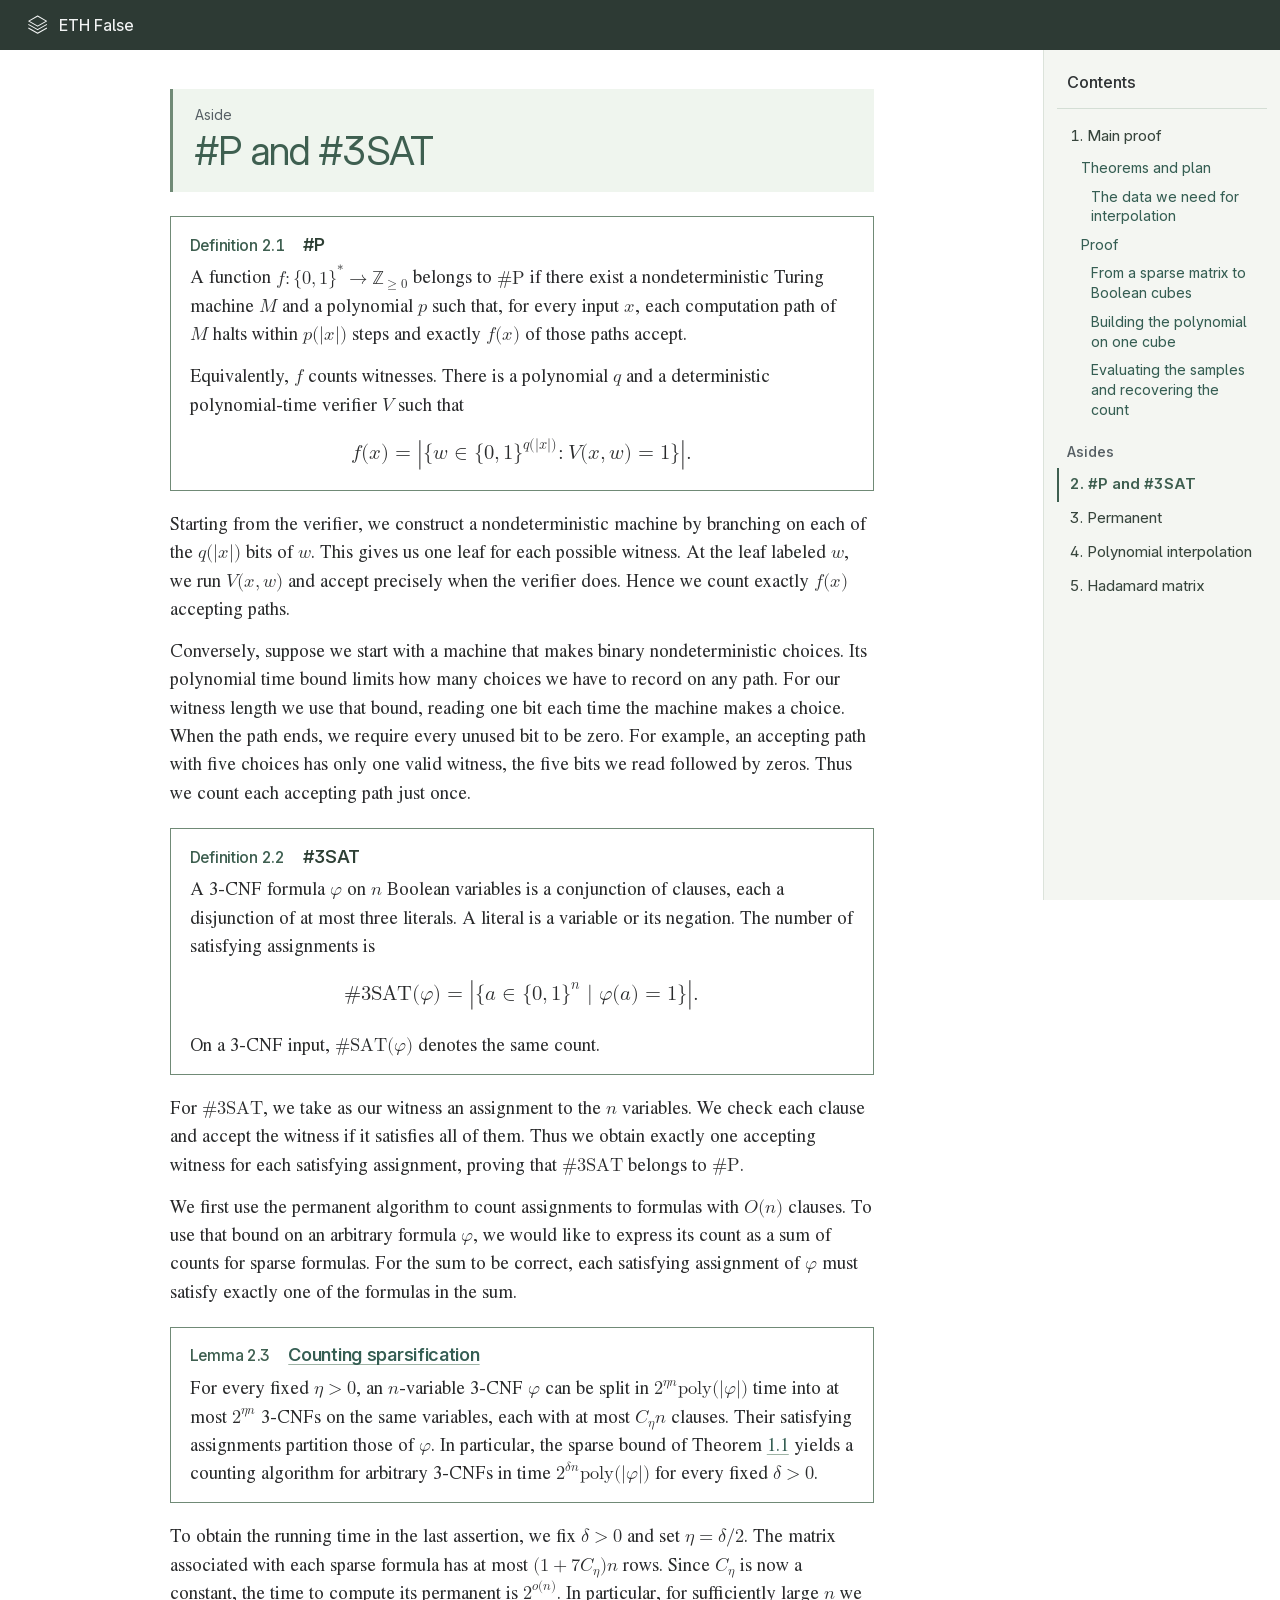
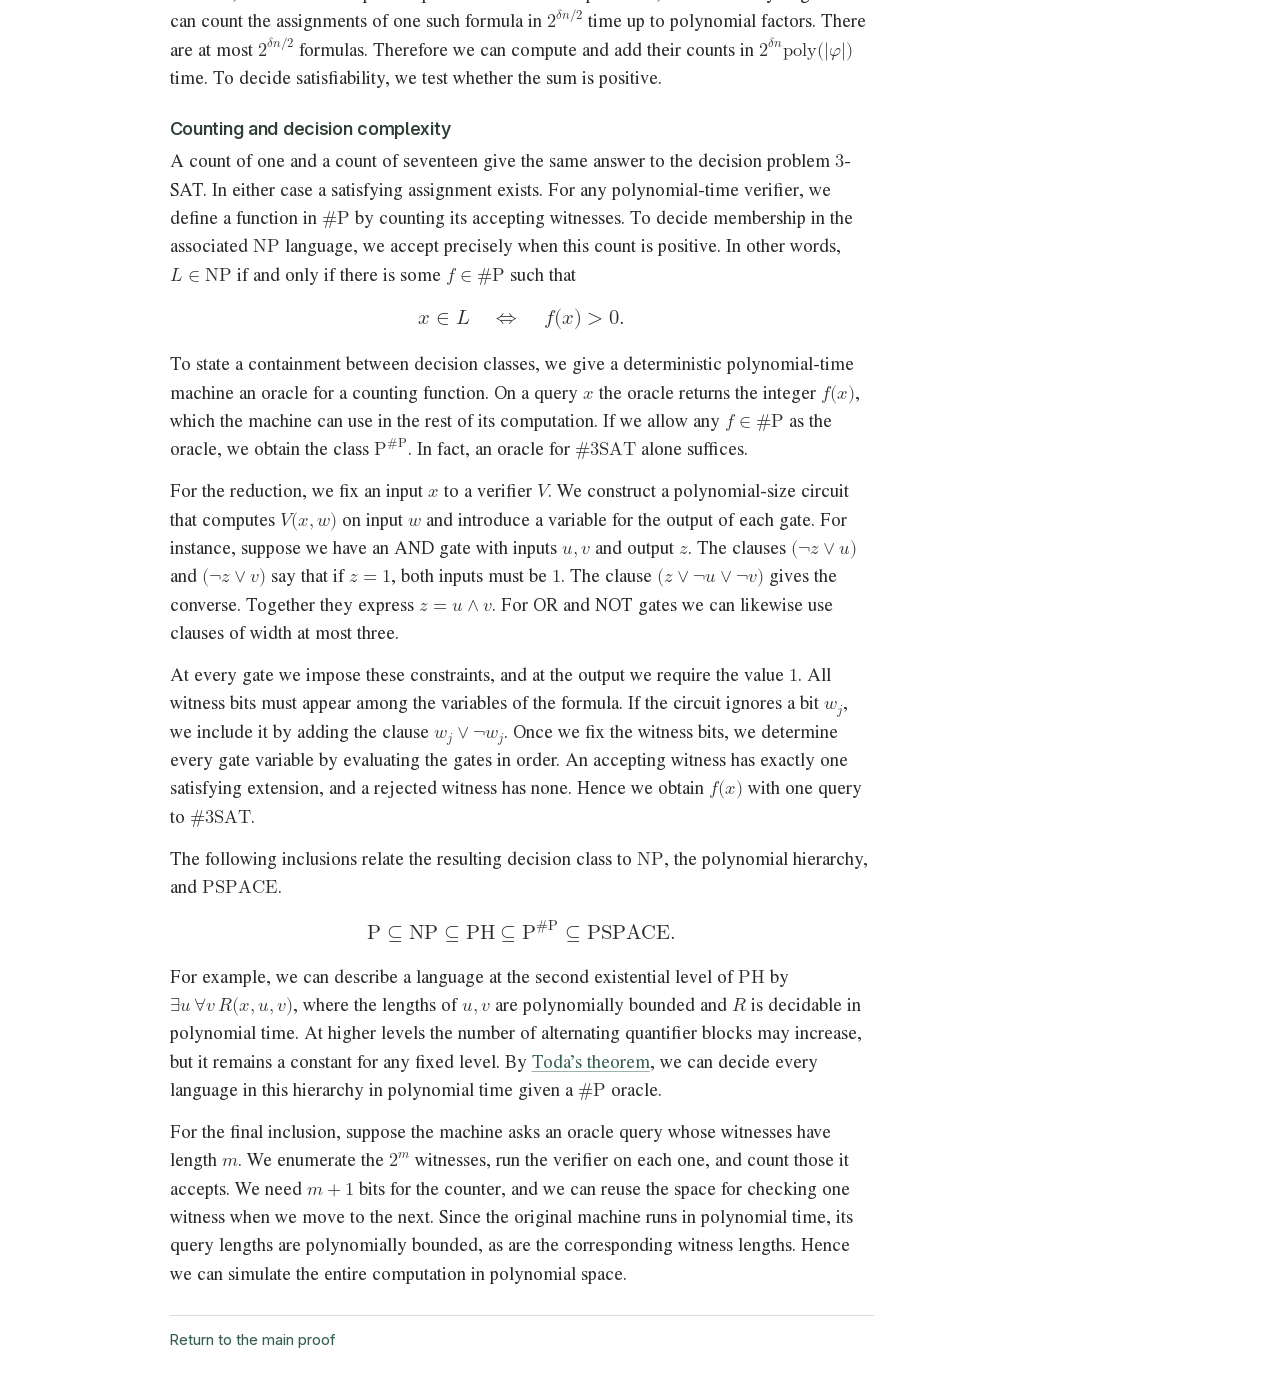
<file: docs/asides/sharp-p/index.html>
<!doctype html>
<html lang="en" data-layout="sage"><head>
<meta charset="utf-8"><meta name="viewport" content="width=device-width, initial-scale=1">
<title>#P and #3SAT · ETH False</title>
<link rel="icon" href="../../assets/folio.svg" type="image/svg+xml">
<link rel="stylesheet" href="../../styles.css?v=b2d3d25b8493">
<link rel="stylesheet" href="../../paper.css?v=68a6af0264e8">
<script type="module" src="../../paper.mjs"></script></head>
<body class="paper-reader"><a class="skip" href="#main">Skip to text</a>
<header class="masthead"><a class="paper-name" href="../../"><svg class="folio-mark" viewBox="0 0 36 36" aria-hidden="true"><path d="m3 12 15-8.5L33 12l-15 8.5zM3 18l15 8.5L33 18M3 24l15 8.5L33 24"/></svg><span>ETH False</span></a>
<div class="header-menus"><details class="menu contents-menu"><summary>Contents <svg class="chevron" viewBox="0 0 16 16" aria-hidden="true"><path d="m4 6 4 4 4-4"/></svg></summary>
<nav class="menu-panel" aria-label="Paper contents"><ul class="paper-outline"><li><a href="../../"><span>1.</span> Main proof</a><ul class="on-page"><li><a href="../../#eth-false">Theorems and plan</a><ul class="on-page"><li><a href="../../#sec:interpolation-goal">The data we need for interpolation</a></li></ul></li><li><a href="../../#proof">Proof</a><ul class="on-page"><li><a href="../../#sec:vertex-words">From a sparse matrix to Boolean cubes</a></li><li><a href="../../#sec:cube-polynomial">Building the polynomial on one cube</a></li><li><a href="../../#sec:sample-evaluation">Evaluating the samples and recovering the count</a></li></ul></li></ul></li></ul><p class="outline-label">Asides</p><ul class="paper-outline"><li><a href="./" aria-current="page"><span>2.</span> #P and #3SAT</a></li><li><a href="../permanent/"><span>3.</span> Permanent</a></li><li><a href="../polynomial-interpolation/"><span>4.</span> Polynomial interpolation</a></li><li><a href="../hadamard-matrix/"><span>5.</span> Hadamard matrix</a></li></ul></nav></details></div></header>
<div class="reader-shell"><aside class="rail"><nav aria-label="Paper contents"><h2>Contents</h2><ul class="paper-outline"><li><a href="../../"><span>1.</span> Main proof</a><ul class="on-page"><li><a href="../../#eth-false">Theorems and plan</a><ul class="on-page"><li><a href="../../#sec:interpolation-goal">The data we need for interpolation</a></li></ul></li><li><a href="../../#proof">Proof</a><ul class="on-page"><li><a href="../../#sec:vertex-words">From a sparse matrix to Boolean cubes</a></li><li><a href="../../#sec:cube-polynomial">Building the polynomial on one cube</a></li><li><a href="../../#sec:sample-evaluation">Evaluating the samples and recovering the count</a></li></ul></li></ul></li></ul><p class="outline-label">Asides</p><ul class="paper-outline"><li><a href="./" aria-current="page"><span>2.</span> #P and #3SAT</a></li><li><a href="../permanent/"><span>3.</span> Permanent</a></li><li><a href="../polynomial-interpolation/"><span>4.</span> Polynomial interpolation</a></li><li><a href="../hadamard-matrix/"><span>5.</span> Hadamard matrix</a></li></ul></nav></aside>
<main id="main"><article class="chapter"><header class="chapter-heading">
<p>Aside</p><h1 id="sec:sharp-p">#P and #3SAT</h1></header>
<section class="result-title definition">
<h2 class="result-title"><span class="result-number">Definition 2.1</span> #P</h2>
<p>  A function <math display="inline" xmlns="http://www.w3.org/1998/Math/MathML"><semantics><mrow><mi>f</mi><mo>:</mo><mo stretchy="false" form="prefix">{</mo><mn>0</mn><mo>,</mo><mn>1</mn><msup><mo stretchy="false" form="postfix">}</mo><mo>*</mo></msup><mo>→</mo><msub><mi mathvariant="double-struck">ℤ</mi><mrow><mo>≥</mo><mn>0</mn></mrow></msub></mrow><annotation encoding="application/x-tex">f:\{0,1\}^*\to\mathbb Z_{\ge 0}</annotation></semantics></math> belongs to <math display="inline" xmlns="http://www.w3.org/1998/Math/MathML"><semantics><mrow><mi>#</mi><mi mathvariant="normal">P</mi></mrow><annotation encoding="application/x-tex">\#\mathrm{P}</annotation></semantics></math> if there exist a nondeterministic Turing machine <math display="inline" xmlns="http://www.w3.org/1998/Math/MathML"><semantics><mi>M</mi><annotation encoding="application/x-tex">M</annotation></semantics></math> and a polynomial <math display="inline" xmlns="http://www.w3.org/1998/Math/MathML"><semantics><mi>p</mi><annotation encoding="application/x-tex">p</annotation></semantics></math> such that, for every input <math display="inline" xmlns="http://www.w3.org/1998/Math/MathML"><semantics><mi>x</mi><annotation encoding="application/x-tex">x</annotation></semantics></math>, each computation path of <math display="inline" xmlns="http://www.w3.org/1998/Math/MathML"><semantics><mi>M</mi><annotation encoding="application/x-tex">M</annotation></semantics></math> halts within <math display="inline" xmlns="http://www.w3.org/1998/Math/MathML"><semantics><mrow><mi>p</mi><mo stretchy="false" form="prefix">(</mo><mo stretchy="false" form="prefix">|</mo><mi>x</mi><mo stretchy="false" form="prefix">|</mo><mo stretchy="false" form="postfix">)</mo></mrow><annotation encoding="application/x-tex">p(|x|)</annotation></semantics></math> steps and exactly <math display="inline" xmlns="http://www.w3.org/1998/Math/MathML"><semantics><mrow><mi>f</mi><mo stretchy="false" form="prefix">(</mo><mi>x</mi><mo stretchy="false" form="postfix">)</mo></mrow><annotation encoding="application/x-tex">f(x)</annotation></semantics></math> of those paths accept.</p>
<p>Equivalently, <math display="inline" xmlns="http://www.w3.org/1998/Math/MathML"><semantics><mi>f</mi><annotation encoding="application/x-tex">f</annotation></semantics></math> counts witnesses. There is a polynomial <math display="inline" xmlns="http://www.w3.org/1998/Math/MathML"><semantics><mi>q</mi><annotation encoding="application/x-tex">q</annotation></semantics></math> and a deterministic polynomial-time verifier <math display="inline" xmlns="http://www.w3.org/1998/Math/MathML"><semantics><mi>V</mi><annotation encoding="application/x-tex">V</annotation></semantics></math> such that </p>
<div class="math-scroll">
<math display="block" xmlns="http://www.w3.org/1998/Math/MathML"><semantics><mrow><mi>f</mi><mo stretchy="false" form="prefix">(</mo><mi>x</mi><mo stretchy="false" form="postfix">)</mo><mo>=</mo><mo minsize="120%" maxsize="120%" stretchy="true" form="prefix">|</mo><mo stretchy="false" form="prefix">{</mo><mi>w</mi><mo>∈</mo><mo stretchy="false" form="prefix">{</mo><mn>0</mn><mo>,</mo><mn>1</mn><msup><mo stretchy="false" form="postfix">}</mo><mrow><mi>q</mi><mo stretchy="false" form="prefix">(</mo><mo stretchy="false" form="prefix">|</mo><mi>x</mi><mo stretchy="false" form="prefix">|</mo><mo stretchy="false" form="postfix">)</mo></mrow></msup><mo>:</mo><mi>V</mi><mo stretchy="false" form="prefix">(</mo><mi>x</mi><mo>,</mo><mi>w</mi><mo stretchy="false" form="postfix">)</mo><mo>=</mo><mn>1</mn><mo stretchy="false" form="postfix">}</mo><mo minsize="120%" maxsize="120%" stretchy="true" form="prefix">|</mo><mi>.</mi></mrow><annotation encoding="application/x-tex">f(x)=\bigl|\{w\in\{0,1\}^{q(|x|)} : V(x,w)=1\}\bigr|.</annotation></semantics></math>
</div>
</section>
<p>Starting from the verifier, we construct a nondeterministic machine by branching on each of the <math display="inline" xmlns="http://www.w3.org/1998/Math/MathML"><semantics><mrow><mi>q</mi><mo stretchy="false" form="prefix">(</mo><mo stretchy="false" form="prefix">|</mo><mi>x</mi><mo stretchy="false" form="prefix">|</mo><mo stretchy="false" form="postfix">)</mo></mrow><annotation encoding="application/x-tex">q(|x|)</annotation></semantics></math> bits of <math display="inline" xmlns="http://www.w3.org/1998/Math/MathML"><semantics><mi>w</mi><annotation encoding="application/x-tex">w</annotation></semantics></math>. This gives us one leaf for each possible witness. At the leaf labeled <math display="inline" xmlns="http://www.w3.org/1998/Math/MathML"><semantics><mi>w</mi><annotation encoding="application/x-tex">w</annotation></semantics></math>, we run <math display="inline" xmlns="http://www.w3.org/1998/Math/MathML"><semantics><mrow><mi>V</mi><mo stretchy="false" form="prefix">(</mo><mi>x</mi><mo>,</mo><mi>w</mi><mo stretchy="false" form="postfix">)</mo></mrow><annotation encoding="application/x-tex">V(x,w)</annotation></semantics></math> and accept precisely when the verifier does. Hence we count exactly <math display="inline" xmlns="http://www.w3.org/1998/Math/MathML"><semantics><mrow><mi>f</mi><mo stretchy="false" form="prefix">(</mo><mi>x</mi><mo stretchy="false" form="postfix">)</mo></mrow><annotation encoding="application/x-tex">f(x)</annotation></semantics></math> accepting paths.</p>
<p>Conversely, suppose we start with a machine that makes binary nondeterministic choices. Its polynomial time bound limits how many choices we have to record on any path. For our witness length we use that bound, reading one bit each time the machine makes a choice. When the path ends, we require every unused bit to be zero. For example, an accepting path with five choices has only one valid witness, the five bits we read followed by zeros. Thus we count each accepting path just once.</p>
<section class="result-title definition">
<h2 class="result-title"><span class="result-number">Definition 2.2</span> #3SAT</h2>
<p>  A 3-CNF formula <math display="inline" xmlns="http://www.w3.org/1998/Math/MathML"><semantics><mi>φ</mi><annotation encoding="application/x-tex">\varphi</annotation></semantics></math> on <math display="inline" xmlns="http://www.w3.org/1998/Math/MathML"><semantics><mi>n</mi><annotation encoding="application/x-tex">n</annotation></semantics></math> Boolean variables is a conjunction of clauses, each a disjunction of at most three literals. A literal is a variable or its negation. The number of satisfying assignments is </p>
<div class="math-scroll">
<math display="block" xmlns="http://www.w3.org/1998/Math/MathML"><semantics><mrow><mi>#</mi><mrow><mn mathvariant="normal">3</mn><mi mathvariant="normal">S</mi><mi mathvariant="normal">A</mi><mi mathvariant="normal">T</mi></mrow><mo stretchy="false" form="prefix">(</mo><mi>φ</mi><mo stretchy="false" form="postfix">)</mo><mo>=</mo><mo minsize="120%" maxsize="120%" stretchy="true" form="prefix">|</mo><mo stretchy="false" form="prefix">{</mo><mi>a</mi><mo>∈</mo><mo stretchy="false" form="prefix">{</mo><mn>0</mn><mo>,</mo><mn>1</mn><msup><mo stretchy="false" form="postfix">}</mo><mi>n</mi></msup><mo>∣</mo><mi>φ</mi><mo stretchy="false" form="prefix">(</mo><mi>a</mi><mo stretchy="false" form="postfix">)</mo><mo>=</mo><mn>1</mn><mo stretchy="false" form="postfix">}</mo><mo minsize="120%" maxsize="120%" stretchy="true" form="prefix">|</mo><mi>.</mi></mrow><annotation encoding="application/x-tex">\#\mathrm{3SAT}(\varphi)
    =\bigl|\{a\in\{0,1\}^n\mid\varphi(a)=1\}\bigr|.</annotation></semantics></math>
</div>
<p> On a 3-CNF input, <math display="inline" xmlns="http://www.w3.org/1998/Math/MathML"><semantics><mrow><mi>#</mi><mrow><mi mathvariant="normal">S</mi><mi mathvariant="normal">A</mi><mi mathvariant="normal">T</mi></mrow><mo stretchy="false" form="prefix">(</mo><mi>φ</mi><mo stretchy="false" form="postfix">)</mo></mrow><annotation encoding="application/x-tex">\#\mathrm{SAT}(\varphi)</annotation></semantics></math> denotes the same count.</p>
</section>
<p>For <math display="inline" xmlns="http://www.w3.org/1998/Math/MathML"><semantics><mrow><mi>#</mi><mrow><mn mathvariant="normal">3</mn><mi mathvariant="normal">S</mi><mi mathvariant="normal">A</mi><mi mathvariant="normal">T</mi></mrow></mrow><annotation encoding="application/x-tex">\#\mathrm{3SAT}</annotation></semantics></math>, we take as our witness an assignment to the <math display="inline" xmlns="http://www.w3.org/1998/Math/MathML"><semantics><mi>n</mi><annotation encoding="application/x-tex">n</annotation></semantics></math> variables. We check each clause and accept the witness if it satisfies all of them. Thus we obtain exactly one accepting witness for each satisfying assignment, proving that <math display="inline" xmlns="http://www.w3.org/1998/Math/MathML"><semantics><mrow><mi>#</mi><mrow><mn mathvariant="normal">3</mn><mi mathvariant="normal">S</mi><mi mathvariant="normal">A</mi><mi mathvariant="normal">T</mi></mrow></mrow><annotation encoding="application/x-tex">\#\mathrm{3SAT}</annotation></semantics></math> belongs to <math display="inline" xmlns="http://www.w3.org/1998/Math/MathML"><semantics><mrow><mi>#</mi><mi mathvariant="normal">P</mi></mrow><annotation encoding="application/x-tex">\#\mathrm P</annotation></semantics></math>.</p>
<p>We first use the permanent algorithm to count assignments to formulas with <math display="inline" xmlns="http://www.w3.org/1998/Math/MathML"><semantics><mrow><mi>O</mi><mo stretchy="false" form="prefix">(</mo><mi>n</mi><mo stretchy="false" form="postfix">)</mo></mrow><annotation encoding="application/x-tex">O(n)</annotation></semantics></math> clauses. To use that bound on an arbitrary formula <math display="inline" xmlns="http://www.w3.org/1998/Math/MathML"><semantics><mi>φ</mi><annotation encoding="application/x-tex">\varphi</annotation></semantics></math>, we would like to express its count as a sum of counts for sparse formulas. For the sum to be correct, each satisfying assignment of <math display="inline" xmlns="http://www.w3.org/1998/Math/MathML"><semantics><mi>φ</mi><annotation encoding="application/x-tex">\varphi</annotation></semantics></math> must satisfy exactly one of the formulas in the sum.</p>
<section id="lem:sparsify" class="result-title lemma">
<h2 class="result-title"><span class="result-number">Lemma 2.3</span> <a href="https://arxiv.org/abs/1206.1775" target="_blank" rel="noopener">Counting sparsification</a></h2>
<p>  For every fixed <math display="inline" xmlns="http://www.w3.org/1998/Math/MathML"><semantics><mrow><mi>η</mi><mo>&gt;</mo><mn>0</mn></mrow><annotation encoding="application/x-tex">\eta&gt;0</annotation></semantics></math>, an <math display="inline" xmlns="http://www.w3.org/1998/Math/MathML"><semantics><mi>n</mi><annotation encoding="application/x-tex">n</annotation></semantics></math>-variable 3-CNF <math display="inline" xmlns="http://www.w3.org/1998/Math/MathML"><semantics><mi>φ</mi><annotation encoding="application/x-tex">\varphi</annotation></semantics></math> can be split in <math display="inline" xmlns="http://www.w3.org/1998/Math/MathML"><semantics><mrow><msup><mn>2</mn><mrow><mi>η</mi><mi>n</mi></mrow></msup><mrow><mi mathvariant="normal">poly</mi><mo>&#8289;</mo></mrow><mo stretchy="false" form="prefix">(</mo><mo stretchy="false" form="prefix">|</mo><mi>φ</mi><mo stretchy="false" form="prefix">|</mo><mo stretchy="false" form="postfix">)</mo></mrow><annotation encoding="application/x-tex">2^{\eta n}\operatorname{poly}(|\varphi|)</annotation></semantics></math> time into at most <math display="inline" xmlns="http://www.w3.org/1998/Math/MathML"><semantics><msup><mn>2</mn><mrow><mi>η</mi><mi>n</mi></mrow></msup><annotation encoding="application/x-tex">2^{\eta n}</annotation></semantics></math> 3-CNFs on the same variables, each with at most <math display="inline" xmlns="http://www.w3.org/1998/Math/MathML"><semantics><mrow><msub><mi>C</mi><mi>η</mi></msub><mi>n</mi></mrow><annotation encoding="application/x-tex">C_\eta n</annotation></semantics></math> clauses. Their satisfying assignments partition those of <math display="inline" xmlns="http://www.w3.org/1998/Math/MathML"><semantics><mi>φ</mi><annotation encoding="application/x-tex">\varphi</annotation></semantics></math>. In particular, the sparse bound of Theorem <a href="../../#thm:eth" data-reference-type="ref" data-reference="thm:eth">1.1</a> yields a counting algorithm for arbitrary 3-CNFs in time <math display="inline" xmlns="http://www.w3.org/1998/Math/MathML"><semantics><mrow><msup><mn>2</mn><mrow><mi>δ</mi><mi>n</mi></mrow></msup><mrow><mi mathvariant="normal">poly</mi><mo>&#8289;</mo></mrow><mo stretchy="false" form="prefix">(</mo><mo stretchy="false" form="prefix">|</mo><mi>φ</mi><mo stretchy="false" form="prefix">|</mo><mo stretchy="false" form="postfix">)</mo></mrow><annotation encoding="application/x-tex">2^{\delta n}\operatorname{poly}(|\varphi|)</annotation></semantics></math> for every fixed <math display="inline" xmlns="http://www.w3.org/1998/Math/MathML"><semantics><mrow><mi>δ</mi><mo>&gt;</mo><mn>0</mn></mrow><annotation encoding="application/x-tex">\delta&gt;0</annotation></semantics></math>.</p>
</section>
<p>To obtain the running time in the last assertion, we fix <math display="inline" xmlns="http://www.w3.org/1998/Math/MathML"><semantics><mrow><mi>δ</mi><mo>&gt;</mo><mn>0</mn></mrow><annotation encoding="application/x-tex">\delta&gt;0</annotation></semantics></math> and set <math display="inline" xmlns="http://www.w3.org/1998/Math/MathML"><semantics><mrow><mi>η</mi><mo>=</mo><mi>δ</mi><mi>/</mi><mn>2</mn></mrow><annotation encoding="application/x-tex">\eta=\delta/2</annotation></semantics></math>. The matrix associated with each sparse formula has at most <math display="inline" xmlns="http://www.w3.org/1998/Math/MathML"><semantics><mrow><mo stretchy="false" form="prefix">(</mo><mn>1</mn><mo>+</mo><mn>7</mn><msub><mi>C</mi><mi>η</mi></msub><mo stretchy="false" form="postfix">)</mo><mi>n</mi></mrow><annotation encoding="application/x-tex">(1+7C_\eta)n</annotation></semantics></math> rows. Since <math display="inline" xmlns="http://www.w3.org/1998/Math/MathML"><semantics><msub><mi>C</mi><mi>η</mi></msub><annotation encoding="application/x-tex">C_\eta</annotation></semantics></math> is now a constant, the time to compute its permanent is <math display="inline" xmlns="http://www.w3.org/1998/Math/MathML"><semantics><msup><mn>2</mn><mrow><mi>o</mi><mo stretchy="false" form="prefix">(</mo><mi>n</mi><mo stretchy="false" form="postfix">)</mo></mrow></msup><annotation encoding="application/x-tex">2^{o(n)}</annotation></semantics></math>. In particular, for sufficiently large <math display="inline" xmlns="http://www.w3.org/1998/Math/MathML"><semantics><mi>n</mi><annotation encoding="application/x-tex">n</annotation></semantics></math> we can count the assignments of one such formula in <math display="inline" xmlns="http://www.w3.org/1998/Math/MathML"><semantics><msup><mn>2</mn><mrow><mi>δ</mi><mi>n</mi><mi>/</mi><mn>2</mn></mrow></msup><annotation encoding="application/x-tex">2^{\delta n/2}</annotation></semantics></math> time up to polynomial factors. There are at most <math display="inline" xmlns="http://www.w3.org/1998/Math/MathML"><semantics><msup><mn>2</mn><mrow><mi>δ</mi><mi>n</mi><mi>/</mi><mn>2</mn></mrow></msup><annotation encoding="application/x-tex">2^{\delta n/2}</annotation></semantics></math> formulas. Therefore we can compute and add their counts in <math display="inline" xmlns="http://www.w3.org/1998/Math/MathML"><semantics><mrow><msup><mn>2</mn><mrow><mi>δ</mi><mi>n</mi></mrow></msup><mrow><mi mathvariant="normal">poly</mi><mo>&#8289;</mo></mrow><mo stretchy="false" form="prefix">(</mo><mo stretchy="false" form="prefix">|</mo><mi>φ</mi><mo stretchy="false" form="prefix">|</mo><mo stretchy="false" form="postfix">)</mo></mrow><annotation encoding="application/x-tex">2^{\delta n}\operatorname{poly}(|\varphi|)</annotation></semantics></math> time. To decide satisfiability, we test whether the sum is positive.</p>
<h2 class="unnumbered" id="sec:counting-classes">Counting and decision complexity</h2>
<p>A count of one and a count of seventeen give the same answer to the decision problem <math display="inline" xmlns="http://www.w3.org/1998/Math/MathML"><semantics><mn>3</mn><annotation encoding="application/x-tex">3</annotation></semantics></math>-SAT. In either case a satisfying assignment exists. For any polynomial-time verifier, we define a function in <math display="inline" xmlns="http://www.w3.org/1998/Math/MathML"><semantics><mrow><mi>#</mi><mi mathvariant="normal">P</mi></mrow><annotation encoding="application/x-tex">\#\mathrm P</annotation></semantics></math> by counting its accepting witnesses. To decide membership in the associated <math display="inline" xmlns="http://www.w3.org/1998/Math/MathML"><semantics><mrow><mi mathvariant="normal">N</mi><mi mathvariant="normal">P</mi></mrow><annotation encoding="application/x-tex">\mathrm{NP}</annotation></semantics></math> language, we accept precisely when this count is positive. In other words, <math display="inline" xmlns="http://www.w3.org/1998/Math/MathML"><semantics><mrow><mi>L</mi><mo>∈</mo><mrow><mi mathvariant="normal">N</mi><mi mathvariant="normal">P</mi></mrow></mrow><annotation encoding="application/x-tex">L\in\mathrm{NP}</annotation></semantics></math> if and only if there is some <math display="inline" xmlns="http://www.w3.org/1998/Math/MathML"><semantics><mrow><mi>f</mi><mo>∈</mo><mi>#</mi><mi mathvariant="normal">P</mi></mrow><annotation encoding="application/x-tex">f\in\#\mathrm P</annotation></semantics></math> such that </p>
<div class="math-scroll">
<math display="block" xmlns="http://www.w3.org/1998/Math/MathML"><semantics><mrow><mi>x</mi><mo>∈</mo><mi>L</mi><mspace width="1.0em"></mspace><mo>⇔</mo><mspace width="1.0em"></mspace><mi>f</mi><mo stretchy="false" form="prefix">(</mo><mi>x</mi><mo stretchy="false" form="postfix">)</mo><mo>&gt;</mo><mn>0</mn><mi>.</mi></mrow><annotation encoding="application/x-tex">x\in L \quad\Longleftrightarrow\quad f(x)&gt;0.</annotation></semantics></math>
</div>
<p>To state a containment between decision classes, we give a deterministic polynomial-time machine an oracle for a counting function. On a query <math display="inline" xmlns="http://www.w3.org/1998/Math/MathML"><semantics><mi>x</mi><annotation encoding="application/x-tex">x</annotation></semantics></math> the oracle returns the integer <math display="inline" xmlns="http://www.w3.org/1998/Math/MathML"><semantics><mrow><mi>f</mi><mo stretchy="false" form="prefix">(</mo><mi>x</mi><mo stretchy="false" form="postfix">)</mo></mrow><annotation encoding="application/x-tex">f(x)</annotation></semantics></math>, which the machine can use in the rest of its computation. If we allow any <math display="inline" xmlns="http://www.w3.org/1998/Math/MathML"><semantics><mrow><mi>f</mi><mo>∈</mo><mi>#</mi><mi mathvariant="normal">P</mi></mrow><annotation encoding="application/x-tex">f\in\#\mathrm P</annotation></semantics></math> as the oracle, we obtain the class <math display="inline" xmlns="http://www.w3.org/1998/Math/MathML"><semantics><msup><mi mathvariant="normal">P</mi><mrow><mi>#</mi><mi mathvariant="normal">P</mi></mrow></msup><annotation encoding="application/x-tex">\mathrm P^{\#\mathrm P}</annotation></semantics></math>. In fact, an oracle for <math display="inline" xmlns="http://www.w3.org/1998/Math/MathML"><semantics><mrow><mi>#</mi><mrow><mn mathvariant="normal">3</mn><mi mathvariant="normal">S</mi><mi mathvariant="normal">A</mi><mi mathvariant="normal">T</mi></mrow></mrow><annotation encoding="application/x-tex">\#\mathrm{3SAT}</annotation></semantics></math> alone suffices.</p>
<p>For the reduction, we fix an input <math display="inline" xmlns="http://www.w3.org/1998/Math/MathML"><semantics><mi>x</mi><annotation encoding="application/x-tex">x</annotation></semantics></math> to a verifier <math display="inline" xmlns="http://www.w3.org/1998/Math/MathML"><semantics><mi>V</mi><annotation encoding="application/x-tex">V</annotation></semantics></math>. We construct a polynomial-size circuit that computes <math display="inline" xmlns="http://www.w3.org/1998/Math/MathML"><semantics><mrow><mi>V</mi><mo stretchy="false" form="prefix">(</mo><mi>x</mi><mo>,</mo><mi>w</mi><mo stretchy="false" form="postfix">)</mo></mrow><annotation encoding="application/x-tex">V(x,w)</annotation></semantics></math> on input <math display="inline" xmlns="http://www.w3.org/1998/Math/MathML"><semantics><mi>w</mi><annotation encoding="application/x-tex">w</annotation></semantics></math> and introduce a variable for the output of each gate. For instance, suppose we have an AND gate with inputs <math display="inline" xmlns="http://www.w3.org/1998/Math/MathML"><semantics><mrow><mi>u</mi><mo>,</mo><mi>v</mi></mrow><annotation encoding="application/x-tex">u,v</annotation></semantics></math> and output <math display="inline" xmlns="http://www.w3.org/1998/Math/MathML"><semantics><mi>z</mi><annotation encoding="application/x-tex">z</annotation></semantics></math>. The clauses <math display="inline" xmlns="http://www.w3.org/1998/Math/MathML"><semantics><mrow><mo stretchy="false" form="prefix">(</mo><mo>¬</mo><mi>z</mi><mo>∨</mo><mi>u</mi><mo stretchy="false" form="postfix">)</mo></mrow><annotation encoding="application/x-tex">(\neg z\vee u)</annotation></semantics></math> and <math display="inline" xmlns="http://www.w3.org/1998/Math/MathML"><semantics><mrow><mo stretchy="false" form="prefix">(</mo><mo>¬</mo><mi>z</mi><mo>∨</mo><mi>v</mi><mo stretchy="false" form="postfix">)</mo></mrow><annotation encoding="application/x-tex">(\neg z\vee v)</annotation></semantics></math> say that if <math display="inline" xmlns="http://www.w3.org/1998/Math/MathML"><semantics><mrow><mi>z</mi><mo>=</mo><mn>1</mn></mrow><annotation encoding="application/x-tex">z=1</annotation></semantics></math>, both inputs must be <math display="inline" xmlns="http://www.w3.org/1998/Math/MathML"><semantics><mn>1</mn><annotation encoding="application/x-tex">1</annotation></semantics></math>. The clause <math display="inline" xmlns="http://www.w3.org/1998/Math/MathML"><semantics><mrow><mo stretchy="false" form="prefix">(</mo><mi>z</mi><mo>∨</mo><mo>¬</mo><mi>u</mi><mo>∨</mo><mo>¬</mo><mi>v</mi><mo stretchy="false" form="postfix">)</mo></mrow><annotation encoding="application/x-tex">(z\vee\neg u\vee\neg v)</annotation></semantics></math> gives the converse. Together they express <math display="inline" xmlns="http://www.w3.org/1998/Math/MathML"><semantics><mrow><mi>z</mi><mo>=</mo><mi>u</mi><mo>∧</mo><mi>v</mi></mrow><annotation encoding="application/x-tex">z=u\wedge v</annotation></semantics></math>. For OR and NOT gates we can likewise use clauses of width at most three.</p>
<p>At every gate we impose these constraints, and at the output we require the value <math display="inline" xmlns="http://www.w3.org/1998/Math/MathML"><semantics><mn>1</mn><annotation encoding="application/x-tex">1</annotation></semantics></math>. All witness bits must appear among the variables of the formula. If the circuit ignores a bit <math display="inline" xmlns="http://www.w3.org/1998/Math/MathML"><semantics><msub><mi>w</mi><mi>j</mi></msub><annotation encoding="application/x-tex">w_j</annotation></semantics></math>, we include it by adding the clause <math display="inline" xmlns="http://www.w3.org/1998/Math/MathML"><semantics><mrow><msub><mi>w</mi><mi>j</mi></msub><mo>∨</mo><mo>¬</mo><msub><mi>w</mi><mi>j</mi></msub></mrow><annotation encoding="application/x-tex">w_j\vee\neg w_j</annotation></semantics></math>. Once we fix the witness bits, we determine every gate variable by evaluating the gates in order. An accepting witness has exactly one satisfying extension, and a rejected witness has none. Hence we obtain <math display="inline" xmlns="http://www.w3.org/1998/Math/MathML"><semantics><mrow><mi>f</mi><mo stretchy="false" form="prefix">(</mo><mi>x</mi><mo stretchy="false" form="postfix">)</mo></mrow><annotation encoding="application/x-tex">f(x)</annotation></semantics></math> with one query to <math display="inline" xmlns="http://www.w3.org/1998/Math/MathML"><semantics><mrow><mi>#</mi><mrow><mn mathvariant="normal">3</mn><mi mathvariant="normal">S</mi><mi mathvariant="normal">A</mi><mi mathvariant="normal">T</mi></mrow></mrow><annotation encoding="application/x-tex">\#\mathrm{3SAT}</annotation></semantics></math>.</p>
<p>The following inclusions relate the resulting decision class to <math display="inline" xmlns="http://www.w3.org/1998/Math/MathML"><semantics><mrow><mi mathvariant="normal">N</mi><mi mathvariant="normal">P</mi></mrow><annotation encoding="application/x-tex">\mathrm{NP}</annotation></semantics></math>, the polynomial hierarchy, and <math display="inline" xmlns="http://www.w3.org/1998/Math/MathML"><semantics><mrow><mi mathvariant="normal">P</mi><mi mathvariant="normal">S</mi><mi mathvariant="normal">P</mi><mi mathvariant="normal">A</mi><mi mathvariant="normal">C</mi><mi mathvariant="normal">E</mi></mrow><annotation encoding="application/x-tex">\mathrm{PSPACE}</annotation></semantics></math>. </p>
<div class="math-scroll">
<math display="block" xmlns="http://www.w3.org/1998/Math/MathML"><semantics><mrow><mi mathvariant="normal">P</mi><mo>⊆</mo><mrow><mi mathvariant="normal">N</mi><mi mathvariant="normal">P</mi></mrow><mo>⊆</mo><mrow><mi mathvariant="normal">P</mi><mi mathvariant="normal">H</mi></mrow><mo>⊆</mo><msup><mi mathvariant="normal">P</mi><mrow><mi>#</mi><mi mathvariant="normal">P</mi></mrow></msup><mo>⊆</mo><mrow><mi mathvariant="normal">P</mi><mi mathvariant="normal">S</mi><mi mathvariant="normal">P</mi><mi mathvariant="normal">A</mi><mi mathvariant="normal">C</mi><mi mathvariant="normal">E</mi></mrow><mi>.</mi></mrow><annotation encoding="application/x-tex">\mathrm P\subseteq\mathrm{NP}\subseteq\mathrm{PH}
       \subseteq\mathrm P^{\#\mathrm P}\subseteq\mathrm{PSPACE}.</annotation></semantics></math>
</div>
<p> For example, we can describe a language at the second existential level of <math display="inline" xmlns="http://www.w3.org/1998/Math/MathML"><semantics><mrow><mi mathvariant="normal">P</mi><mi mathvariant="normal">H</mi></mrow><annotation encoding="application/x-tex">\mathrm{PH}</annotation></semantics></math> by <math display="inline" xmlns="http://www.w3.org/1998/Math/MathML"><semantics><mrow><mo>∃</mo><mi>u</mi><mspace width="0.167em"></mspace><mo>∀</mo><mi>v</mi><mspace width="0.167em"></mspace><mi>R</mi><mo stretchy="false" form="prefix">(</mo><mi>x</mi><mo>,</mo><mi>u</mi><mo>,</mo><mi>v</mi><mo stretchy="false" form="postfix">)</mo></mrow><annotation encoding="application/x-tex">\exists u\,\forall v\,R(x,u,v)</annotation></semantics></math>, where the lengths of <math display="inline" xmlns="http://www.w3.org/1998/Math/MathML"><semantics><mrow><mi>u</mi><mo>,</mo><mi>v</mi></mrow><annotation encoding="application/x-tex">u,v</annotation></semantics></math> are polynomially bounded and <math display="inline" xmlns="http://www.w3.org/1998/Math/MathML"><semantics><mi>R</mi><annotation encoding="application/x-tex">R</annotation></semantics></math> is decidable in polynomial time. At higher levels the number of alternating quantifier blocks may increase, but it remains a constant for any fixed level. By <a href="https://doi.org/10.1137/0220053" target="_blank" rel="noopener">Toda’s theorem</a>, we can decide every language in this hierarchy in polynomial time given a <math display="inline" xmlns="http://www.w3.org/1998/Math/MathML"><semantics><mrow><mi>#</mi><mi mathvariant="normal">P</mi></mrow><annotation encoding="application/x-tex">\#\mathrm P</annotation></semantics></math> oracle.</p>
<p>For the final inclusion, suppose the machine asks an oracle query whose witnesses have length <math display="inline" xmlns="http://www.w3.org/1998/Math/MathML"><semantics><mi>m</mi><annotation encoding="application/x-tex">m</annotation></semantics></math>. We enumerate the <math display="inline" xmlns="http://www.w3.org/1998/Math/MathML"><semantics><msup><mn>2</mn><mi>m</mi></msup><annotation encoding="application/x-tex">2^m</annotation></semantics></math> witnesses, run the verifier on each one, and count those it accepts. We need <math display="inline" xmlns="http://www.w3.org/1998/Math/MathML"><semantics><mrow><mi>m</mi><mo>+</mo><mn>1</mn></mrow><annotation encoding="application/x-tex">m+1</annotation></semantics></math> bits for the counter, and we can reuse the space for checking one witness when we move to the next. Since the original machine runs in polynomial time, its query lengths are polynomially bounded, as are the corresponding witness lengths. Hence we can simulate the entire computation in polynomial space.</p>
<footer class="paper-footer"><a href="../../#thm:eth">Return to the main proof</a></footer></article></main></div></body></html>
</file>
<file: docs/styles.css>
@font-face{font-family:Inter;src:url("assets/fonts/inter.woff2") format("woff2");font-weight:100 900;font-display:swap}
@font-face{font-family:"Folio Serif";src:url("assets/fonts/folio-serif.woff") format("woff");font-style:normal;font-weight:400;font-display:swap}
@font-face{font-family:"Folio Serif";src:url("assets/fonts/folio-italic.woff") format("woff");font-style:italic;font-weight:400;font-display:swap}
@font-face{font-family:"Folio Math";src:url("assets/fonts/lm-math.woff") format("woff");font-display:swap}
:root,[data-layout="chapters"]{--head:#863540;--title-wash:#eff5fa}
:root{
  --serif:"STIX Two Text","Folio Serif",Georgia,serif;
  --sans:Inter,Arial,sans-serif;
  --ink:#292a2b;--secondary:#565f64;--link:#315d7b;--rule:#d9dddf;
  --paper:#fff;--rail-wash:#f5f6f6;--rail-edge:#dde0e1;--title-stroke:#374147;
  --rail:clamp(13rem,19.8vw,16.75rem);--bar:3.1rem;--bar-bg:#24292d;--bar-ink:#f2f4f4;
  --article:45rem;--gutter:clamp(2.4rem,4.65vw,5rem);
  --body-family:var(--serif);--body-size:1.15rem;--body-leading:1.54;
  font-family:var(--sans);font-size:100%;color:var(--ink);background:var(--paper);
}
*,*::before,*::after{box-sizing:border-box}
body{margin:0;background:var(--paper);min-height:100vh}
main,article,section,figure,nav,aside{min-width:0}
a{color:var(--link);text-decoration:none}
a:hover{text-decoration:underline;text-underline-offset:.18em}
button,select,summary{font:inherit;color:inherit}
button,select,summary{cursor:pointer}
button{background:none;border:0}
a:focus-visible,button:focus-visible,select:focus-visible,summary:focus-visible,[tabindex="0"]:focus-visible{outline:2px solid #507c99;outline-offset:3px}
button[hidden],[hidden]{display:none!important}
p,h1,h2,figure,ul,ol{margin:0}
ol{padding:0;list-style:none}
.skip,.screen-reader{position:absolute;width:1px;height:1px;overflow:hidden;clip-path:inset(50%);white-space:nowrap}
.skip:focus{top:.45rem;left:.5rem;z-index:20;width:auto;height:auto;padding:.45rem .7rem;background:#fff;color:#1d3649;clip-path:none}
.masthead{height:var(--bar);padding-inline:clamp(.95rem,2.1vw,2rem);background:var(--bar-bg);color:var(--bar-ink);display:flex;align-items:center;justify-content:space-between;gap:.8rem;position:sticky;top:0;z-index:6}
.paper-name{display:inline-flex;align-items:center;gap:.7rem;color:inherit;font:460 1rem/1.15 var(--sans)}
.paper-name:hover{text-decoration:none}
.folio-mark{width:1.33rem;height:1.33rem;fill:none;stroke:currentColor;stroke-width:1.8;stroke-linecap:round;stroke-linejoin:round;flex:none}
.header-menus{display:flex;align-items:center;gap:1rem}
.menu{position:relative}
.menu summary,.source summary{list-style:none}
.menu summary::-webkit-details-marker,.source summary::-webkit-details-marker{display:none}
.menu summary{display:flex;align-items:center;gap:.32rem;min-height:2.4rem;padding:.1rem .22rem;color:inherit;font:450 .875rem/1 var(--sans)}
.menu summary:hover{text-decoration:underline;text-underline-offset:.24em}
.chevron{width:.9rem;height:.9rem;fill:none;stroke:currentColor;stroke-width:1.45;stroke-linecap:round;stroke-linejoin:round;flex:none}
.menu[open]>summary>.chevron{transform:rotate(180deg)}
.menu-panel{position:absolute;right:0;top:calc(100% + .32rem);z-index:8;min-width:10rem;max-width:calc(100vw - 1.5rem);max-height:calc(100dvh - var(--bar) - 1rem);overflow-y:auto;padding:.4rem 0;background:#fff;color:var(--ink);border:1px solid var(--rule);box-shadow:0 3px 12px #101c2510;border-radius:2px}
.layout-options a{position:relative;display:flex;align-items:center;justify-content:space-between;gap:1.15rem;padding:.62rem .83rem .62rem 1.8rem;font:400 .92rem/1.2 var(--sans);color:var(--ink)}
.layout-options a[aria-current="true"]:before{content:"✓";position:absolute;left:.55rem;color:var(--link);font-size:.84rem}
.layout-options a:hover{background:#f4f6f6;text-decoration:none}
.layout-options a[data-layout-link="manuscript"]{border-top:1px solid var(--rule);margin-top:.23rem;padding-top:.82rem}
.layout-swatch{flex:none;width:1.26rem;height:.65rem;background:var(--title-wash);border-left:3px solid var(--head);box-shadow:inset 0 0 0 1px #25303916}
.contents-menu{display:none}
.contents-menu .menu-panel{width:min(16rem,calc(100vw - 1.5rem));padding:.75rem .55rem}
.reader-shell{display:grid;grid-template-columns:var(--rail) minmax(0,1fr);align-items:start}
.rail{position:sticky;top:var(--bar);height:calc(100vh - var(--bar));height:calc(100dvh - var(--bar));overflow:auto;background:var(--rail-wash);border-right:1px solid var(--rail-edge);padding:1.33rem .8rem 1.5rem;scrollbar-width:thin}
.rail h2{font:520 1rem/1.4 var(--sans);padding:0 .63rem .95rem;border-bottom:1px solid var(--rule);margin-bottom:.65rem;color:#303436}
.chapters{font:400 .93rem/1.4 var(--sans)}
.chapters>li{padding:.08rem 0 .15rem;border-left:2px solid transparent}
.chapters>li.current-chapter{border-left-color:var(--head)}
.chapter-link,.section-list a{display:grid;grid-template-columns:1rem minmax(0,1fr);align-items:baseline;column-gap:.42rem;padding:.5rem .5rem;color:#41484b}
.chapter-link>span,.section-list a>span{font-variant-numeric:tabular-nums;color:#6b7175}
.chapter-link[aria-current="page"],.chapter-link[aria-current="page"]>span{color:var(--head);font-weight:560}
.section-list{padding:.05rem 0 .35rem .68rem}
.section-list a{grid-template-columns:1.63rem minmax(0,1fr);column-gap:.18rem;padding:.34rem .45rem;font-size:.875rem;line-height:1.45;color:var(--link)}
.section-list a>span{color:inherit}
.section-list a[aria-current="location"]{text-decoration:underline;text-decoration-thickness:1px;text-underline-offset:.17rem}
main{padding:2.45rem var(--gutter) 2.8rem}
.chapter{max-width:var(--article);font:400 var(--body-size)/var(--body-leading) var(--body-family)}
.chapter-heading{padding:1.02rem 1.42rem 1.13rem;background:var(--title-wash);border-left:3px solid var(--title-stroke);margin:0 0 2rem;font-family:var(--sans)}
.chapter-heading p{color:var(--secondary);font:400 .875rem/1.4 var(--sans);margin:0 0 .27rem}
.chapter-heading h1{color:var(--head);font:390 clamp(1.95rem,3.1vw,2.52rem)/1.13 var(--sans);letter-spacing:-.038em;overflow-wrap:break-word}
.chapter section+section{margin-top:1.95rem}
.chapter section>h2{display:flex;align-items:baseline;gap:.82rem;scroll-margin-top:calc(var(--bar) + 1.1rem);margin-bottom:.9rem;font:410 clamp(1.35rem,1.9vw,1.65rem)/1.27 var(--sans);letter-spacing:-.027em;color:var(--head)}
.section-number{font-size:.85em;font-weight:390;font-variant-numeric:tabular-nums;white-space:nowrap}
.chapter section>p,.statement>p{margin:0 0 .8rem}
.chapter section>p:last-child{margin-bottom:0}
.chapter strong{font-weight:bold}
.chapter math{font-family:"Folio Math",math}
.display-equation{overflow:auto;scrollbar-width:thin;padding:.4rem .05rem .55rem;margin:.12rem 0 .75rem;font-size:1.46rem;color:#202629}
.display-equation math{margin-inline:auto}
.qed{display:inline-block;width:.55em;height:.55em;border:1px solid currentColor;vertical-align:.02em}
.paper-figure{margin:1.1rem auto 1.27rem;width:min(100%,36rem);color:var(--ink)}
.figures-row{display:grid;grid-template-columns:repeat(3,minmax(0,1fr));justify-content:center;align-items:start;gap:clamp(.15rem,1.2vw,1rem)}
.figure-cell{text-align:center;min-width:0}
.drawing{display:block;width:100%;height:clamp(6rem,8.6vw,7.75rem);overflow:visible}
.figure-label{font:440 .92rem/1.35 var(--sans);color:#35444c;margin-top:.18rem;font-variant-numeric:tabular-nums}
.figure-label [data-count]{font-weight:590}
.figure-math{font-size:1rem;color:#41494e;margin:.18rem 0 0}
.figure-tools{display:flex;gap:.85rem;align-items:center;justify-content:center;min-height:1.7rem;margin:.6rem 0 0;font:400 .875rem/1.25 var(--sans);color:var(--secondary)}
.figure-tools:empty{display:none}
.text-control,.solid-picker{color:var(--link)}
.text-control{font:450 .875rem var(--sans);padding:.25rem .15rem;min-height:1.75rem}
.text-control:hover{text-decoration:underline;text-underline-offset:.18em}
.solid-picker{position:relative}
.solid-picker select{field-sizing:content;border:0;background:transparent;appearance:none;-webkit-appearance:none;font:450 .875rem var(--sans);color:var(--link);padding:.25rem 1.2rem .25rem .15rem;max-width:100%}
.solid-picker .chevron{position:absolute;right:.05rem;top:50%;transform:translateY(-50%);pointer-events:none}
.solid-picker select:hover{text-decoration:underline;text-underline-offset:.18em}
.figure-tools .solid-picker:not([hidden])+button{border-left:1px solid var(--rule);padding-left:.85rem}
.turnable[data-ready]{touch-action:pan-y;cursor:grab}
.turnable[data-ready]:active{cursor:grabbing}
.wire{fill:none;stroke-linecap:round;stroke-linejoin:round}
.vertex-wire{stroke:#a3afb4;stroke-width:1.23}
.edge-wire{stroke:#3f6c8b;stroke-width:2.08}
.hidden-edges{stroke-dasharray:3.3 3.6;opacity:.8}
.dots{stroke:#8d3443;stroke-width:1.15}.front-dot{fill:#973f4d}.back-dot{fill:white}
.face-paint,.surface-paint{stroke:#536f81;stroke-linejoin:round;stroke-width:1.15}
.surface-paint{stroke-width:.47}
.surfaces{max-width:28rem}
.surfaces .figures-row{grid-template-columns:repeat(2,minmax(0,1fr))}
.surfaces .drawing{height:clamp(6.5rem,10vw,8.6rem)}
.disk-outline{fill:#f3f7f9;stroke:#657b89;stroke-width:1.65}
.disk-cut{fill:none;stroke:#386c91;stroke-width:1.85;stroke-linecap:round}
.corner-dots{fill:#526774}
.highlighted-step .figure-label{text-decoration:underline;text-underline-offset:.22em}
.text-control:disabled{cursor:default;color:var(--secondary);text-decoration:none}
.center-vertex{fill:#973f4d}
.subdivisions .drawing{height:clamp(5.8rem,8.5vw,7.1rem)}
.constructing .disk-cut{stroke-dasharray:1;animation:draw-cut .52s ease-out both}
.constructing .step-1 .draw-first{animation-delay:.16s}
.constructing .step-2 .draw-first{animation-delay:.82s}
.constructing .step-2 .draw-other{animation-delay:1.52s}
.constructing .step-2 .center-vertex{animation:show-step .2s 1.32s both}
.constructing .step-1 .figure-math{animation:show-step .16s .68s both}
.constructing .step-2 .figure-math{animation:show-step .16s 2.04s both}
@keyframes draw-cut{from{stroke-dashoffset:1}to{stroke-dashoffset:0}}
@keyframes show-step{from{opacity:0}to{opacity:1}}
.source{margin:1.2rem 0 0;color:var(--secondary);font:400 .84rem/1.4 var(--sans)}
.source summary{display:inline-block;padding:.18rem 0}
.source summary:hover{text-decoration:underline;text-underline-offset:.18em}
.source pre{white-space:pre-wrap;overflow-wrap:anywhere;margin:.35rem 0 0;padding:.55rem .8rem;background:#f5f6f6}
.source code{font:.84rem/1.6 "IBM Plex Mono",monospace;color:var(--ink)}
.adjacent{display:flex;flex-wrap:wrap;justify-content:space-between;gap:1rem;border-top:1px solid var(--rule);padding:.88rem 0 0;margin-top:1.32rem;font:400 .93rem/1.4 var(--sans)}
.adjacent a{display:inline-flex;align-items:baseline;gap:.45rem}
.adjacent small{color:var(--secondary);font-size:.84rem}
.adjacent [rel="next"]{margin-left:auto}
/* These three variants share the chapter reader's typography and figures. */
[data-layout="slate"]{
  --head:#365671;--link:#315b78;--bar-bg:#283745;--title-wash:#edf3f7;
  --title-stroke:#617b91;--rail-wash:#f3f5f7;--rail-edge:#dae1e6;--rule:#d5dfe5;
  --rail:clamp(12.6rem,17.4vw,14.5rem);--article:47rem;
}
[data-layout="sage"]{
  --head:#3e5f50;--link:#355e53;--bar-bg:#2d3a34;--title-wash:#eff5ee;
  --title-stroke:#708a76;--rail-wash:#f4f6f2;--rail-edge:#dce3db;--rule:#d4ded5;
  --rail:clamp(12.5rem,18.5vw,15.25rem);--article:44rem;
}
[data-layout="sepia"]{
  --head:#79513b;--link:#70553f;--ink:#322e2b;--secondary:#635b53;--bar-bg:#39312d;
  --paper:#fffefa;--title-wash:#f8f3ea;--title-stroke:#b5a08c;
  --rail-wash:#f7f5f0;--rail-edge:#e4ddd3;--rule:#ddd5c9;--article:42rem;--body-leading:1.64;
}
@media screen{
  [data-layout="slate"] .chapter section+section{margin-top:1.65rem}
  [data-layout="sepia"] .chapter-heading{border-left:0;border-bottom:1px solid var(--title-stroke)}
}
@media screen and (min-width:771px){
  [data-layout="slate"] .chapter-heading{display:flex;align-items:baseline;gap:1rem;padding:.95rem 1.2rem;margin-bottom:1.7rem}
  [data-layout="slate"] .chapter-heading p{flex:none;margin:0;padding-right:1rem;border-right:1px solid #bbcad4}
  [data-layout="sage"] .reader-shell{grid-template-columns:minmax(0,1fr) var(--rail)}
  [data-layout="sage"] main{grid-row:1;grid-column:1}
  [data-layout="sage"] .rail{grid-row:1;grid-column:2;border-right:0;border-left:1px solid var(--rail-edge)}
  [data-layout="sage"] .chapter,[data-layout="sepia"] .chapter{margin-inline:auto}
}
/* Centered paper with the contents in the masthead. */
html[data-layout="manuscript"],.layout-swatch[data-layout="manuscript"]{--bar-bg:#fff;--bar-ink:#25282b;--head:#2b2927;--title-wash:#fff;--link:#4c6170;--article:41.8rem;--body-size:1.19rem}
[data-layout="manuscript"] .masthead,[data-layout="reference"] .masthead{border-bottom:1px solid var(--rule)}
[data-layout="manuscript"] .reader-shell{display:block}
[data-layout="manuscript"] .rail{display:none}
[data-layout="manuscript"] .contents-menu{display:block}
[data-layout="manuscript"] .chapter{margin-inline:auto}
[data-layout="manuscript"] .chapter-heading{background:none;border:0;border-bottom:1px solid #bfc1c0;padding:.15rem 0 1.4rem;text-align:center;margin-bottom:1.65rem}
[data-layout="manuscript"] .chapter-heading p{font:italic 1.02rem var(--serif)}
[data-layout="manuscript"] .chapter-heading h1{font:400 clamp(2.2rem,3.5vw,2.8rem)/1.17 var(--serif);letter-spacing:-.035em}
[data-layout="manuscript"] .chapter section>h2{font:400 1.6rem/1.23 var(--serif);letter-spacing:-.025em}
/* Compact reference layout with the outline in the right margin. */
html[data-layout="reference"],.layout-swatch[data-layout="reference"]{--bar-bg:#fff;--bar-ink:#283942;--head:#29495e;--title-wash:#fff;--link:#315e79;--body-family:var(--sans);--body-size:1.025rem;--body-leading:1.62;--article:44.5rem}
[data-layout="reference"] .reader-shell{max-width:71rem;margin-inline:auto;grid-template-columns:minmax(0,1fr) 14rem;column-gap:clamp(1rem,4vw,3.5rem);padding-inline:var(--gutter)}
[data-layout="reference"] main{grid-column:1;grid-row:1;padding-inline:0}
[data-layout="reference"] .rail{grid-column:2;grid-row:1;height:auto;max-height:calc(100dvh - var(--bar) - 2rem);top:calc(var(--bar) + 2rem);margin-top:2rem;padding:.1rem 0 .2rem .65rem;background:transparent;border:0;border-left:1px solid var(--rule)}
[data-layout="reference"] .rail h2{border:0;padding-bottom:.5rem;margin:0}
[data-layout="reference"] .chapter-heading{background:transparent;padding:0 0 1.1rem;border:0;border-bottom:1px solid var(--rule);margin-bottom:1.45rem}
[data-layout="reference"] .chapter-heading h1{font-size:clamp(1.95rem,3vw,2.36rem);font-weight:550}
[data-layout="reference"] .chapter section>h2{font-size:1.3rem;font-weight:540}
[data-layout="reference"] .paper-figure{margin-block:.85rem}
@media(max-width:770px){
  :root{--bar:3rem;--gutter:1.2rem}
  .reader-shell,[data-layout="reference"] .reader-shell{display:block;padding-inline:0}
  .rail,[data-layout="reference"] .rail{display:none}
  .contents-menu{display:block}
  main,[data-layout="reference"] main{padding:1.45rem var(--gutter) 2rem}
  .chapter{margin-inline:auto}
  .chapter-heading{margin-bottom:1.55rem}
  .chapter section>h2{font-size:1.36rem;gap:.62rem}
  .header-menus{gap:.65rem}
  .contents-menu .menu-panel{position:fixed;top:calc(var(--bar) - 1px);right:min(4.7rem,12vw)}
}
@media(max-width:480px){
  :root{--body-size:1.1rem;--body-leading:1.49;--gutter:1rem}
  .masthead{padding-inline:.72rem;gap:.48rem}
  .paper-name{gap:.34rem;font-size:.91rem}
  .folio-mark{width:1.05rem;height:1.05rem}
  .header-menus{gap:.27rem}
  .menu summary{font-size:.82rem;gap:.12rem;padding-inline:.13rem}
  .menu summary .chevron{width:.72rem}
  main,[data-layout="reference"] main{padding-top:1.12rem}
  .chapter-heading{padding:.82rem 1rem .9rem;margin-bottom:1.4rem}
  .chapter-heading p{margin-bottom:.18rem}
  .chapter-heading h1{font-size:1.9rem}
  .paper-figure{margin:.95rem auto}
  .drawing,.subdivisions .drawing{height:auto;aspect-ratio:152/130}
  .surfaces .drawing{height:6.5rem}
  .figure-label{font-size:.82rem}
  .figure-math{font-size:.88rem}
  .figure-tools{margin-top:.4rem}
  .display-equation{font-size:1.25rem}
  .adjacent{row-gap:.7rem;font-size:.85rem}
  .adjacent a{gap:.25rem}
  [data-layout="manuscript"] .chapter{font-size:1.1rem}
  [data-layout="reference"] .chapter{font-size:1rem}
}
@media(max-width:345px){.paper-name .folio-mark{display:none}}
@media(prefers-reduced-motion:reduce){.constructing .disk-cut,.constructing .center-vertex,.constructing .figure-math{animation:none!important}}
@media print{
  :root{--body-size:11pt;--body-family:var(--serif);--head:#111}
  .masthead,.rail,.figure-tools,.source,.adjacent{display:none!important}
  .reader-shell,[data-layout="reference"] .reader-shell{display:block;padding:0}
  main,[data-layout="reference"] main{padding:0}
  .chapter{max-width:none}
  .chapter-heading{background:none;border:0;padding:0}
  .paper-figure,.statement{break-inside:avoid}
  h1,h2{break-after:avoid}
}

.sample-footer{margin-top:1.25rem;font:400 .86rem/1.4 var(--sans)}
@media print{.sample-footer{display:none}}
</file>
<file: docs/paper.css>
/* The manuscript uses the Sage layout and its existing typography. */
.paper-outline, .on-page {
  list-style: none;
  margin: 0;
  padding: 0;
}
.paper-outline a {
  display: block;
  padding: .4rem .66rem;
  border-left: 2px solid transparent;
  color: #37453c;
  font: 430 .93rem/1.42 var(--sans);
}
.paper-outline > li > a {
  display: grid;
  grid-template-columns: max-content minmax(0, 1fr);
  column-gap: .28em;
}
.paper-outline [aria-current="page"] {
  border-color: var(--head);
  color: var(--head);
  font-weight: 610;
}
.paper-outline .on-page a {
  padding: .27rem .65rem .27rem 1.35rem;
  color: var(--link);
  font-size: .875rem;
}
.paper-outline .on-page .on-page a {padding-left: 2rem}
.on-page a[aria-current="location"] {text-decoration: underline; text-underline-offset: .2em}
.outline-label {
  margin: 1.15rem .65rem .36rem;
  color: var(--secondary);
  font: 530 .875rem/1.4 var(--sans);
}
.paper-reader .chapter-heading {margin-bottom: 1.5rem}
.paper-reader .chapter-heading p span {padding-inline: .18rem}
.paper-reader .chapter [id] {scroll-margin-top: calc(var(--bar) + 1.2rem)}
.paper-reader .chapter p {margin: 0 0 .85rem}
.paper-reader .chapter ol {list-style: decimal; padding-inline-start: 1.4em}
.paper-reader .chapter-heading p {margin: 0 0 .27rem}
.paper-reader .reading-guide {
  margin: 0 0 1.65rem;
  border-bottom: 1px solid var(--rule);
  padding-bottom: .65rem;
}
.reading-guide summary {
  width: fit-content;
  color: var(--link);
  font: 450 .89rem/1.5 var(--sans);
}
.paper-reader .reading-guide p {margin: .65rem 0 .4rem}
.paper-reader .chapter .proof-section {margin: 0 0 1.85rem}
.paper-reader .chapter .proof-section > h2 {
  margin: 1.45rem 0 .95rem;
  color: var(--head);
}
.paper-reader .chapter :is(h2, h3, h4):is(.result-title, .unnumbered) {
  font: 560 1.13rem/1.45 var(--sans);
  letter-spacing: -.016em;
  color: #2e4035;
  margin: 1.35rem 0 .45rem;
}
.paper-reader .chapter .proof-section > h3.unnumbered {
  font-size: 1.3rem;
  margin: 1.9rem 0 .7rem;
}
.paper-reader .chapter :is(.theorem, .bdhrestatement, .definition, .lemma, .corollary, .proposition) {
  margin-block: 1.25rem;
  padding: .85rem clamp(.75rem, 2vw, 1.2rem);
  border: 1px solid var(--title-stroke);
  break-inside: avoid;
}
.paper-reader .chapter :is(.theorem, .bdhrestatement, .definition, .lemma, .corollary, .proposition) > .result-title {
  margin-top: 0;
}
.paper-reader .chapter :is(.theorem, .bdhrestatement, .definition, .lemma, .corollary, .proposition) > :last-child {
  margin-bottom: 0;
}
.result-number {
  display: inline;
  margin-right: .32em;
  font-size: .86em;
  font-weight: 520;
  color: var(--head);
  white-space: nowrap;
}
.paper-reader .chapter p a, .result-title a, .footnotes a {
  text-decoration: underline;
  text-decoration-color: #9eb3a5;
  text-underline-offset: .16em;
}
.paper-reader .chapter a:hover {text-decoration-color: currentColor}
.paper-reader .chapter .footnote-ref {
  text-decoration: none;
  font: 550 .85em var(--sans);
}
.paper-reader .math-scroll {
  max-width: 100%;
  overflow-x: auto;
  overflow-y: hidden;
  margin: .8rem 0 .95rem;
  padding: .25rem .05rem .42rem;
  scrollbar-width: thin;
}
.equation-sequence {
  display: flex;
  flex-wrap: wrap;
  align-items: center;
  justify-content: center;
  gap: .38rem 1.8rem;
  margin: .8rem 0 .95rem;
}
.paper-reader .equation-sequence > .math-scroll {
  width: max-content;
  max-width: 100%;
  margin: 0;
}
.math-scroll math[display="block"] {
  width: max-content;
  max-width: none;
  margin-inline: auto;
  font-size: 1.12em;
}
.paper-reader .formula-reference {
  display: block;
  width: max-content;
  min-width: 100%;
  text-decoration: none;
  color: var(--ink);
}
.formula-reference mtext {color: var(--link); text-decoration: underline; text-underline-offset: .15em}
.paper-reader .math-scroll:focus-visible, .inline-scroll:focus-visible {
  outline: 2px solid var(--head);
  outline-offset: 2px;
}
.inline-scroll {
  display: inline-block;
  vertical-align: middle;
  max-width: 100%;
  overflow-x: auto;
  scrollbar-width: thin;
}
.paper-reader .chapter .footnotes {
  font-size: .93em;
  margin: 1.4rem 0 0;
}
.footnotes hr {border: 0; border-top: 1px solid var(--rule); margin: 0 0 .9rem}
.paper-footer {
  margin: 1.6rem 0 .2rem;
  border-top: 1px solid var(--rule);
  padding: .85rem 0 0;
  font: 450 .9rem/1.5 var(--sans);
}
.paper-reader .original-proof {font-size: .94em}

.paper-reader .chapter figure {
  width: min(100%, 38rem);
  margin: 1.35rem auto 1.5rem;
  break-inside: avoid;
}
.paper-reader .chapter figure > p {
  display: grid;
  grid-auto-columns: minmax(0, 1fr);
  grid-auto-flow: column;
  align-items: center;
  gap: .8rem;
  margin: 0;
}
.paper-reader figure img {
  display: block;
  width: 100%;
  height: auto;
  margin-inline: auto;
}
.paper-reader [id="fig:hermite-samples"] img {max-width: 31rem}
.paper-reader [id="fig:subset-state"] img {max-width: 10rem}
.paper-reader .chapter [id="fig:bucket-support"] {width: min(100%, 32rem)}
.paper-reader .chapter [id="fig:weighted-matching"],
.paper-reader .chapter [id="fig:pair-routing"] {width: min(100%, 43rem)}
.paper-reader .chapter [id="fig:parity-layers"] > p {
  grid-template-columns: 146fr 200fr;
}
.paper-reader figcaption {
  margin-top: .6rem;
  padding-top: .45rem;
  border-top: 1px solid var(--rule);
  color: #495c4e;
  font: 430 .875rem/1.5 var(--sans);
}
@media (max-width: 540px) {
  .paper-reader .chapter figure > p {
    grid-auto-flow: row;
    justify-items: center;
  }
  .paper-reader .chapter [id="fig:parity-layers"] > p {grid-template-columns: 1fr}
  .paper-reader [id="fig:parity-layers"] img:first-child {max-width: 14rem}
  .paper-reader [id="fig:parity-layers"] img:last-child {max-width: 19rem}
  .paper-reader [id="fig:weighted-matching"] img,
  .paper-reader [id="fig:pair-routing"] img {max-width: 21rem}
  .paper-reader [id="fig:bucket-support"] img {max-width: 15.5rem}
  .paper-reader .chapter [id="fig:cube-support"] > p {grid-template-columns: repeat(2, minmax(0, 1fr))}
}
@media (max-width: 770px) {
  .paper-reader .contents-menu .menu-panel {right: var(--gutter)}
  .paper-reader .chapter-heading {margin-bottom: 1.2rem}
}
@media (max-width: 480px) {
  .paper-reader .chapter :is(h2, h3, h4):is(.result-title, .unnumbered) {font-size: 1.04rem}
  .math-scroll math[display="block"] {font-size: 1em}
  .paper-reader .chapter p {overflow-x: auto; scrollbar-width: thin}
  .paper-reader .chapter-heading p {overflow: visible}
}
@media print {
  .paper-reader .paper-footer {display: none}
  .paper-reader .math-scroll {overflow: visible}
  .paper-reader .chapter :is(h2, h3, h4).result-title {break-after: avoid}
}
</file>
